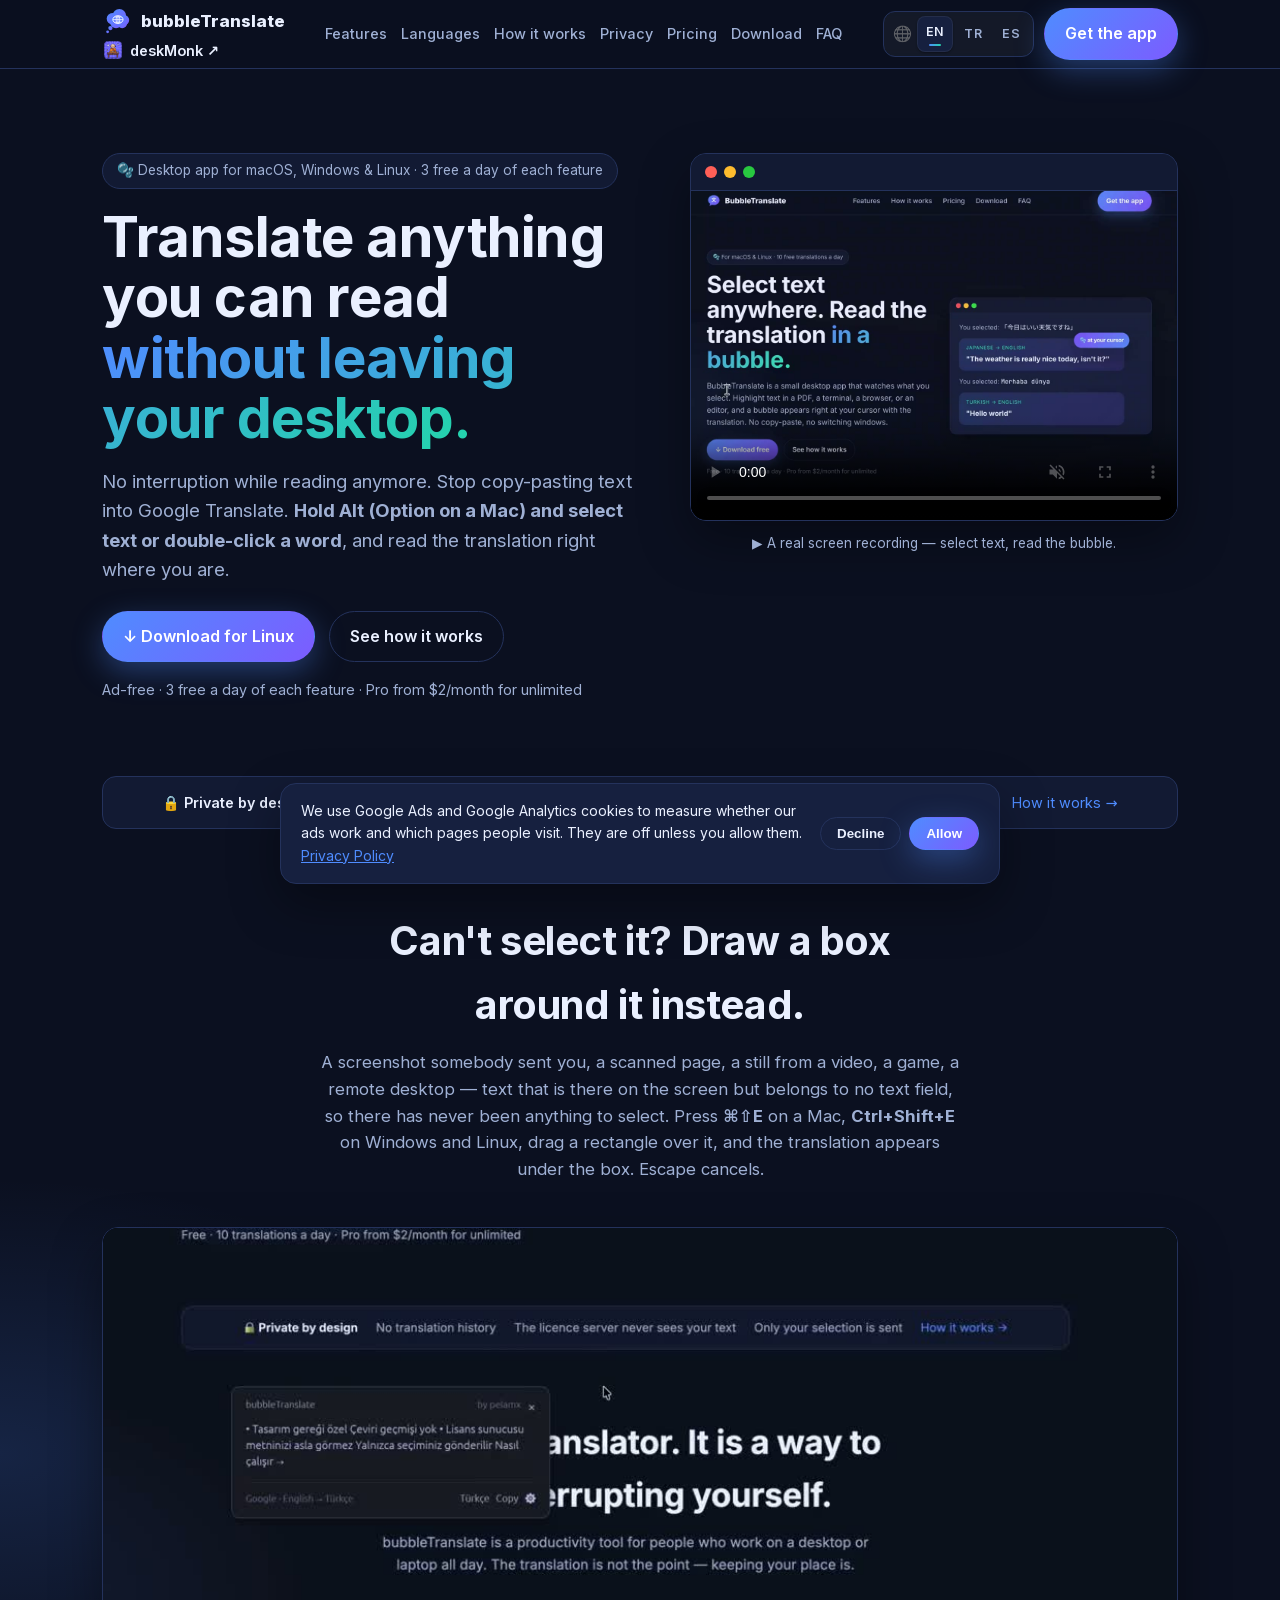
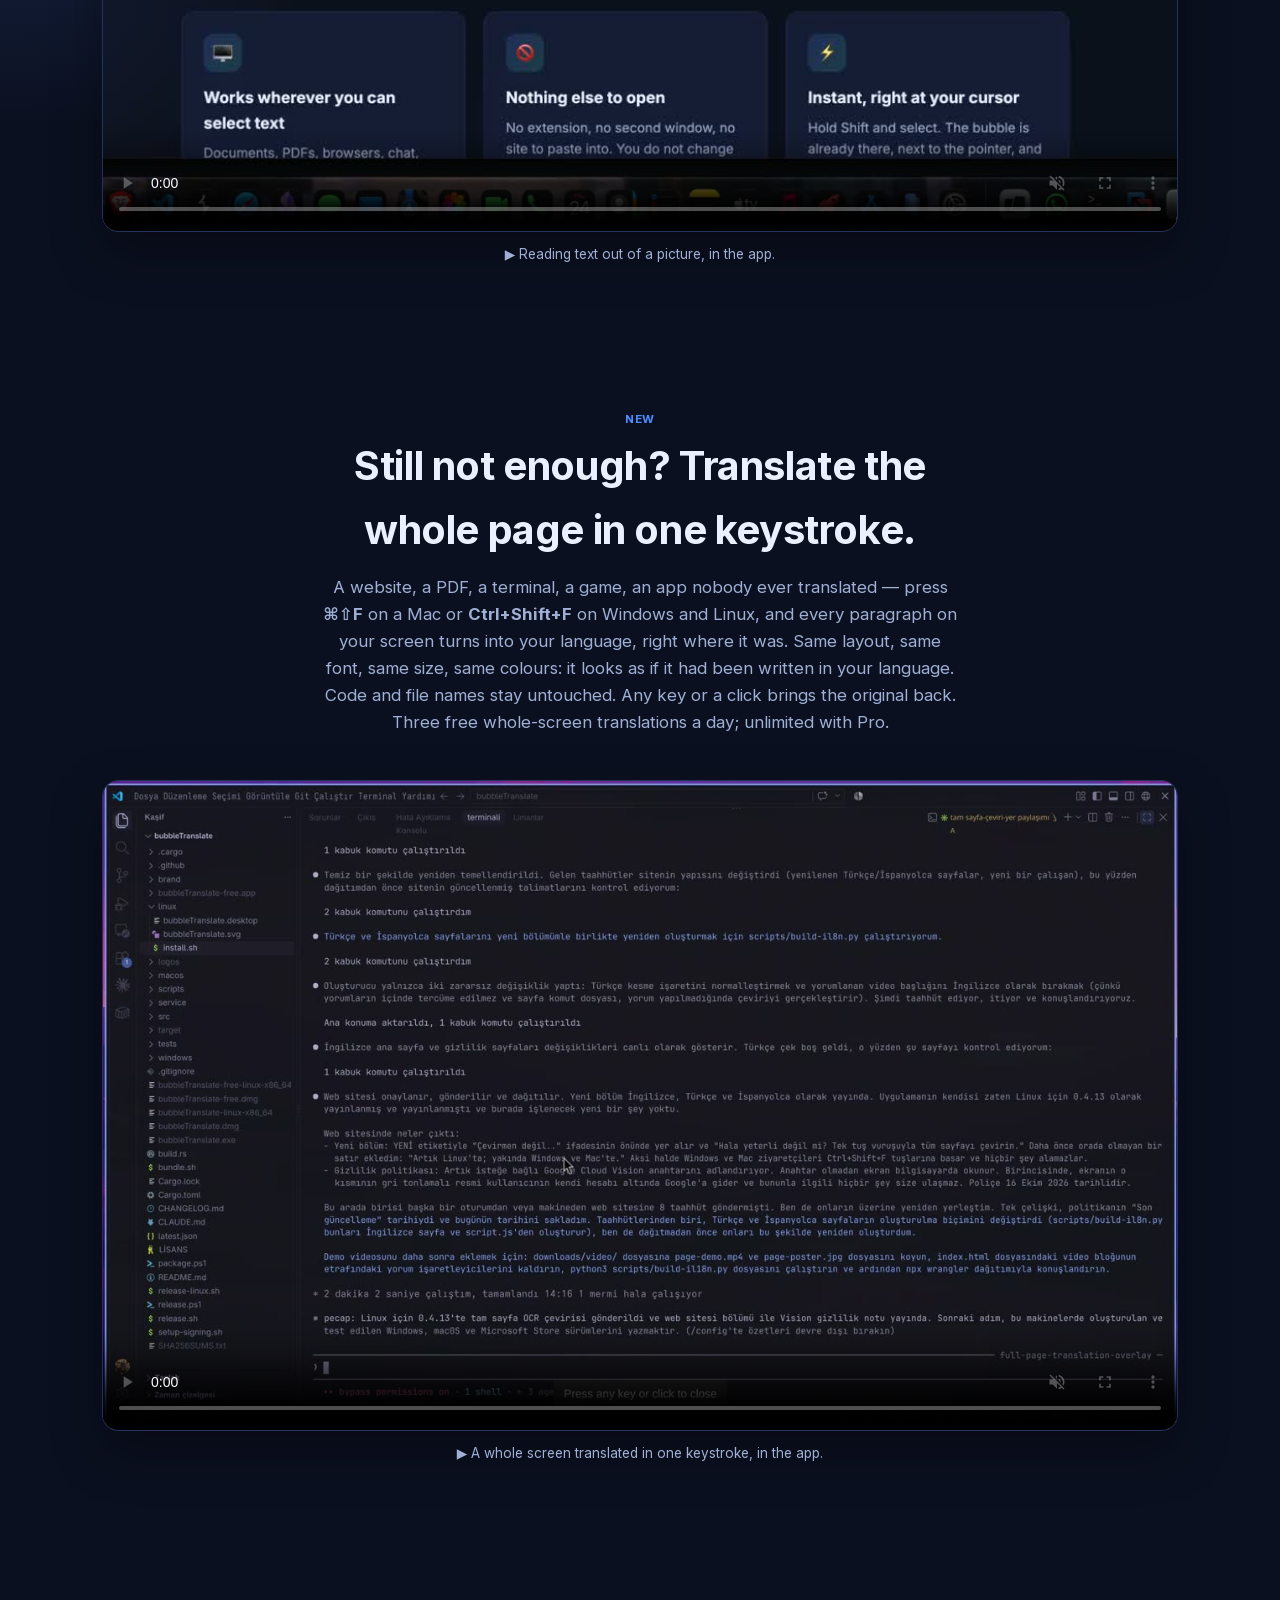
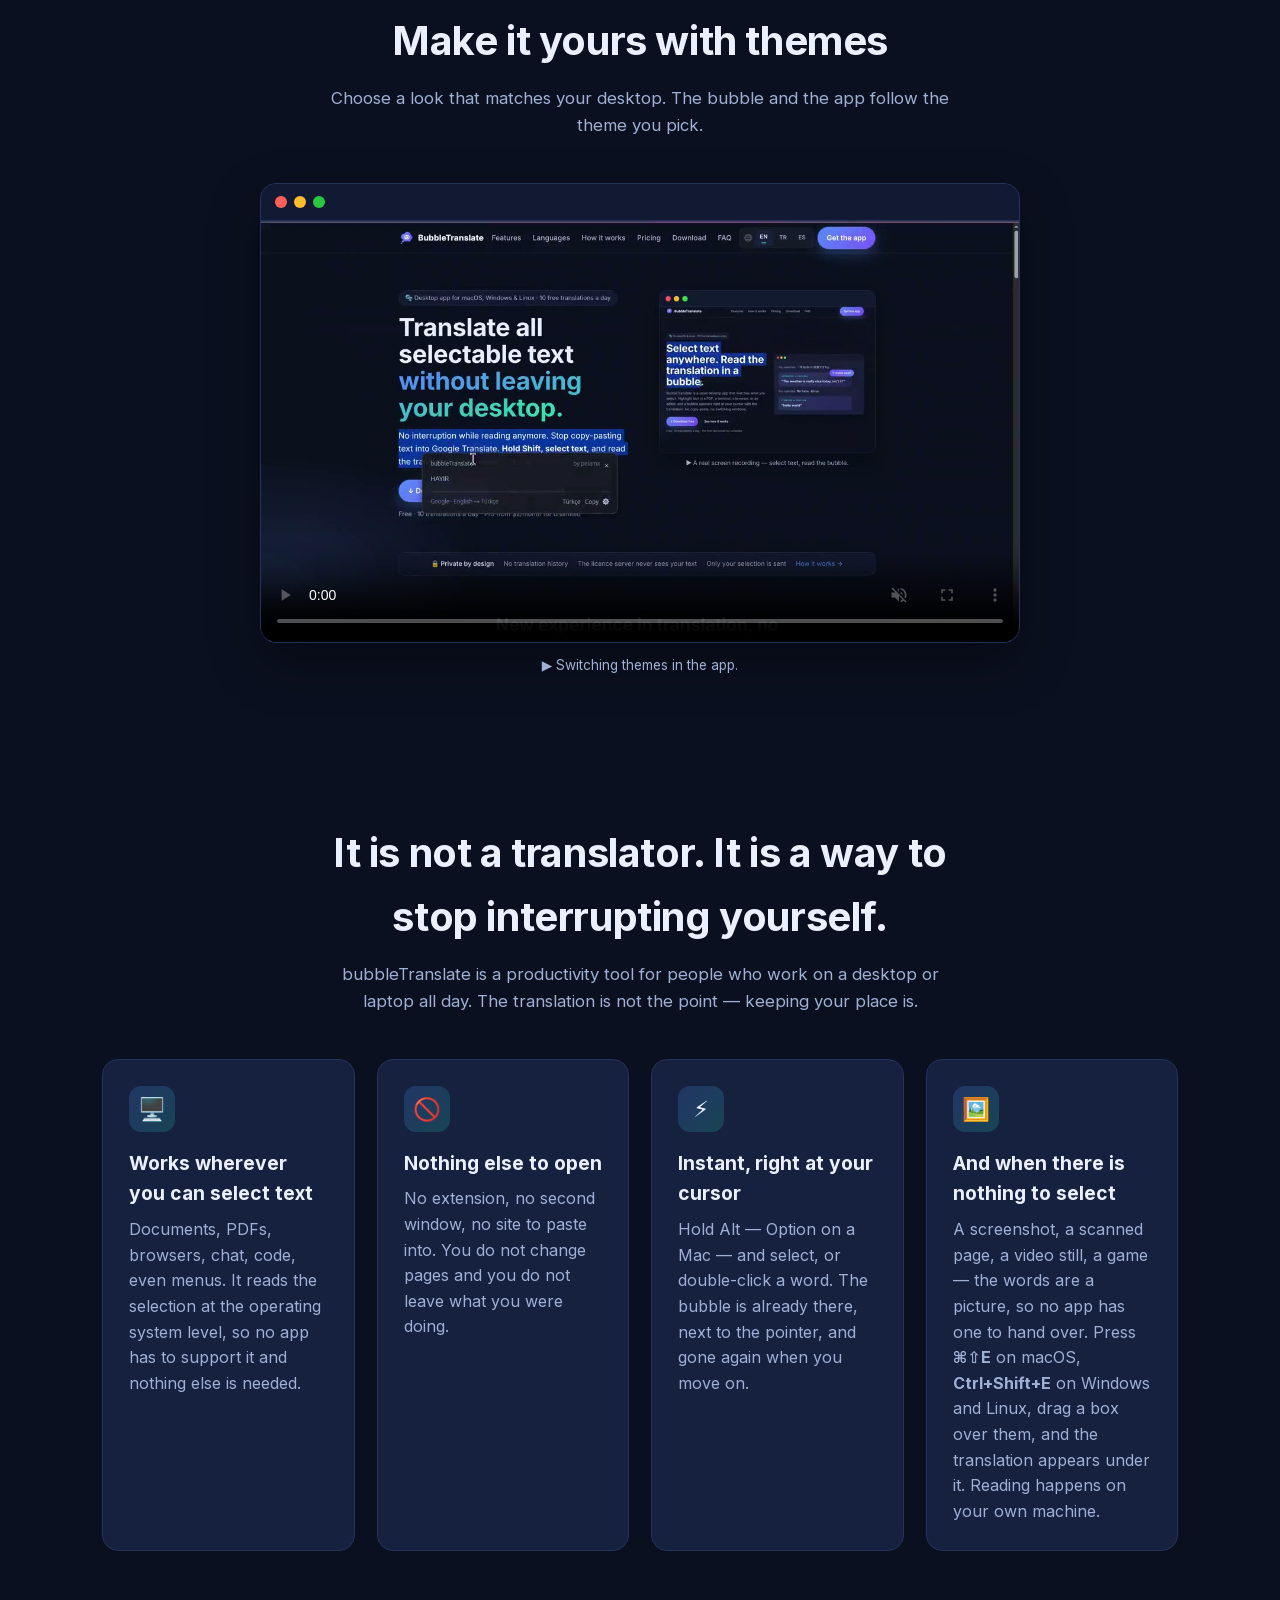
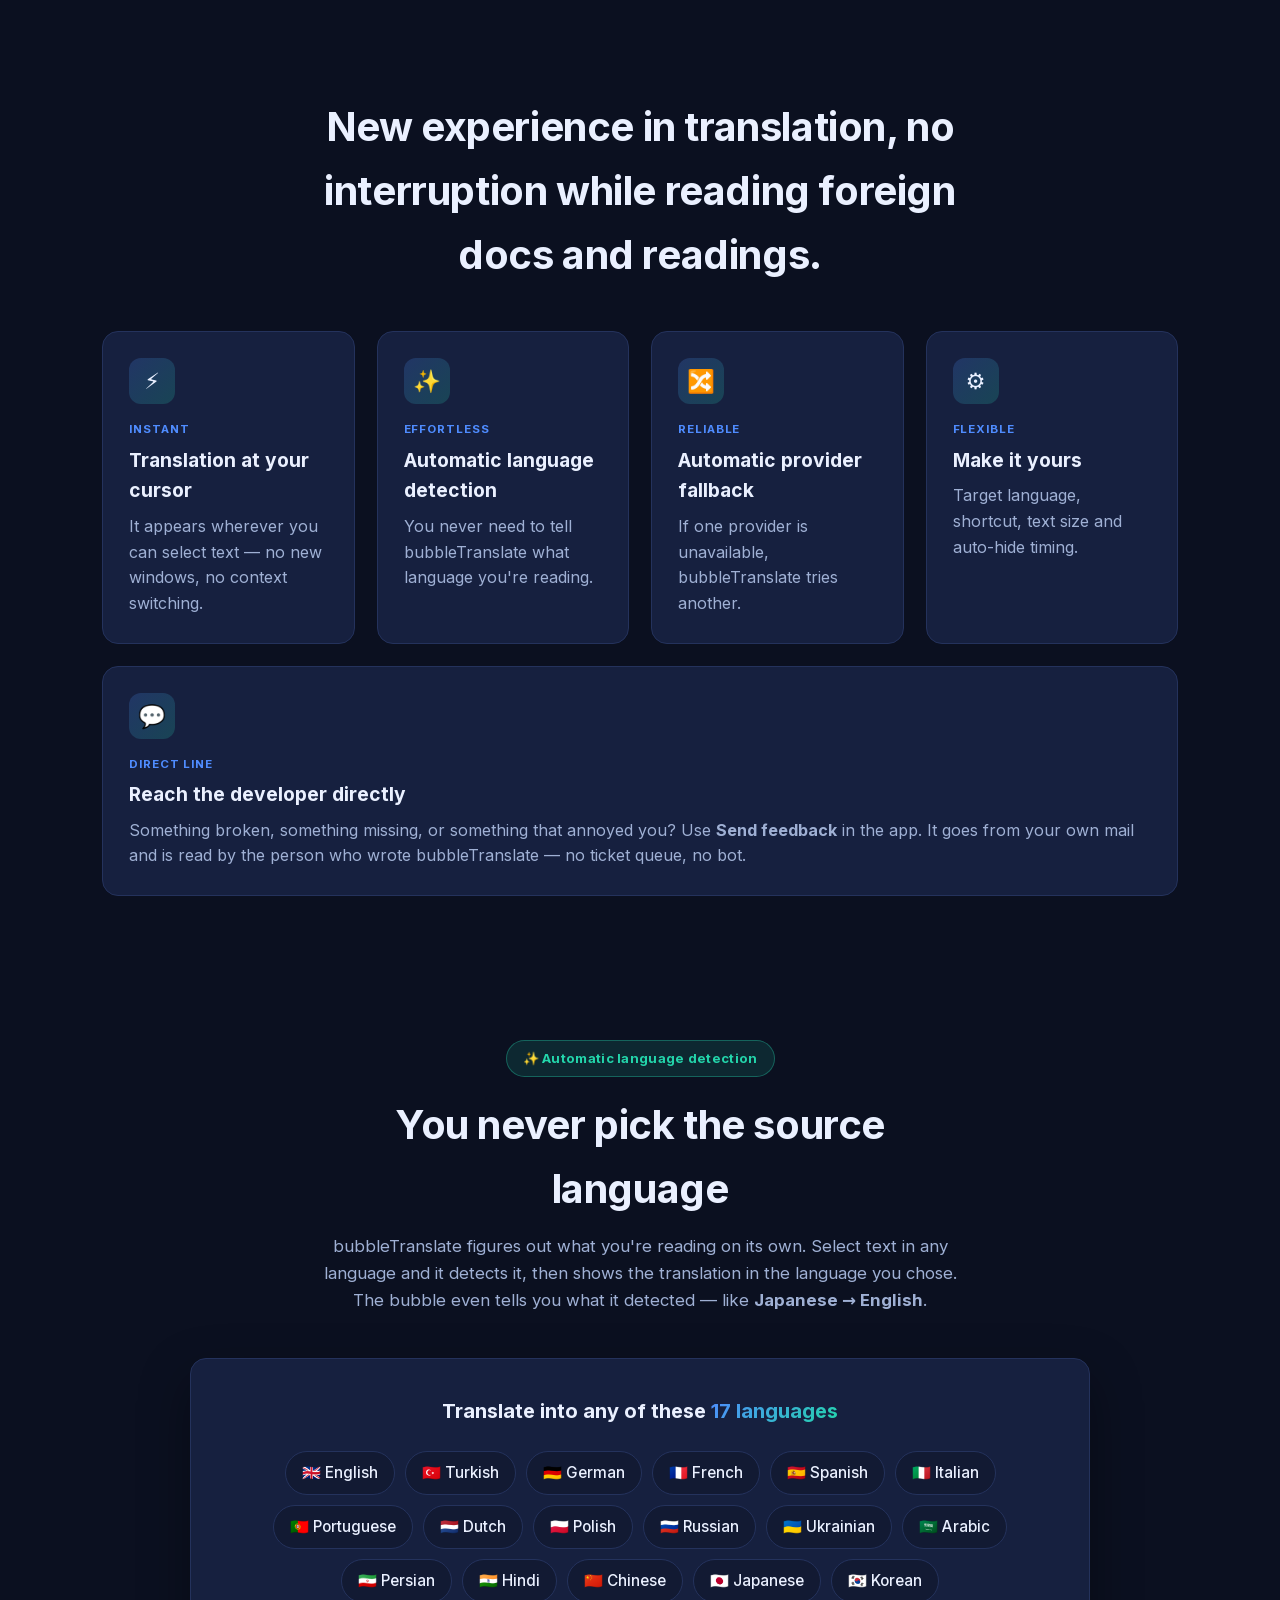
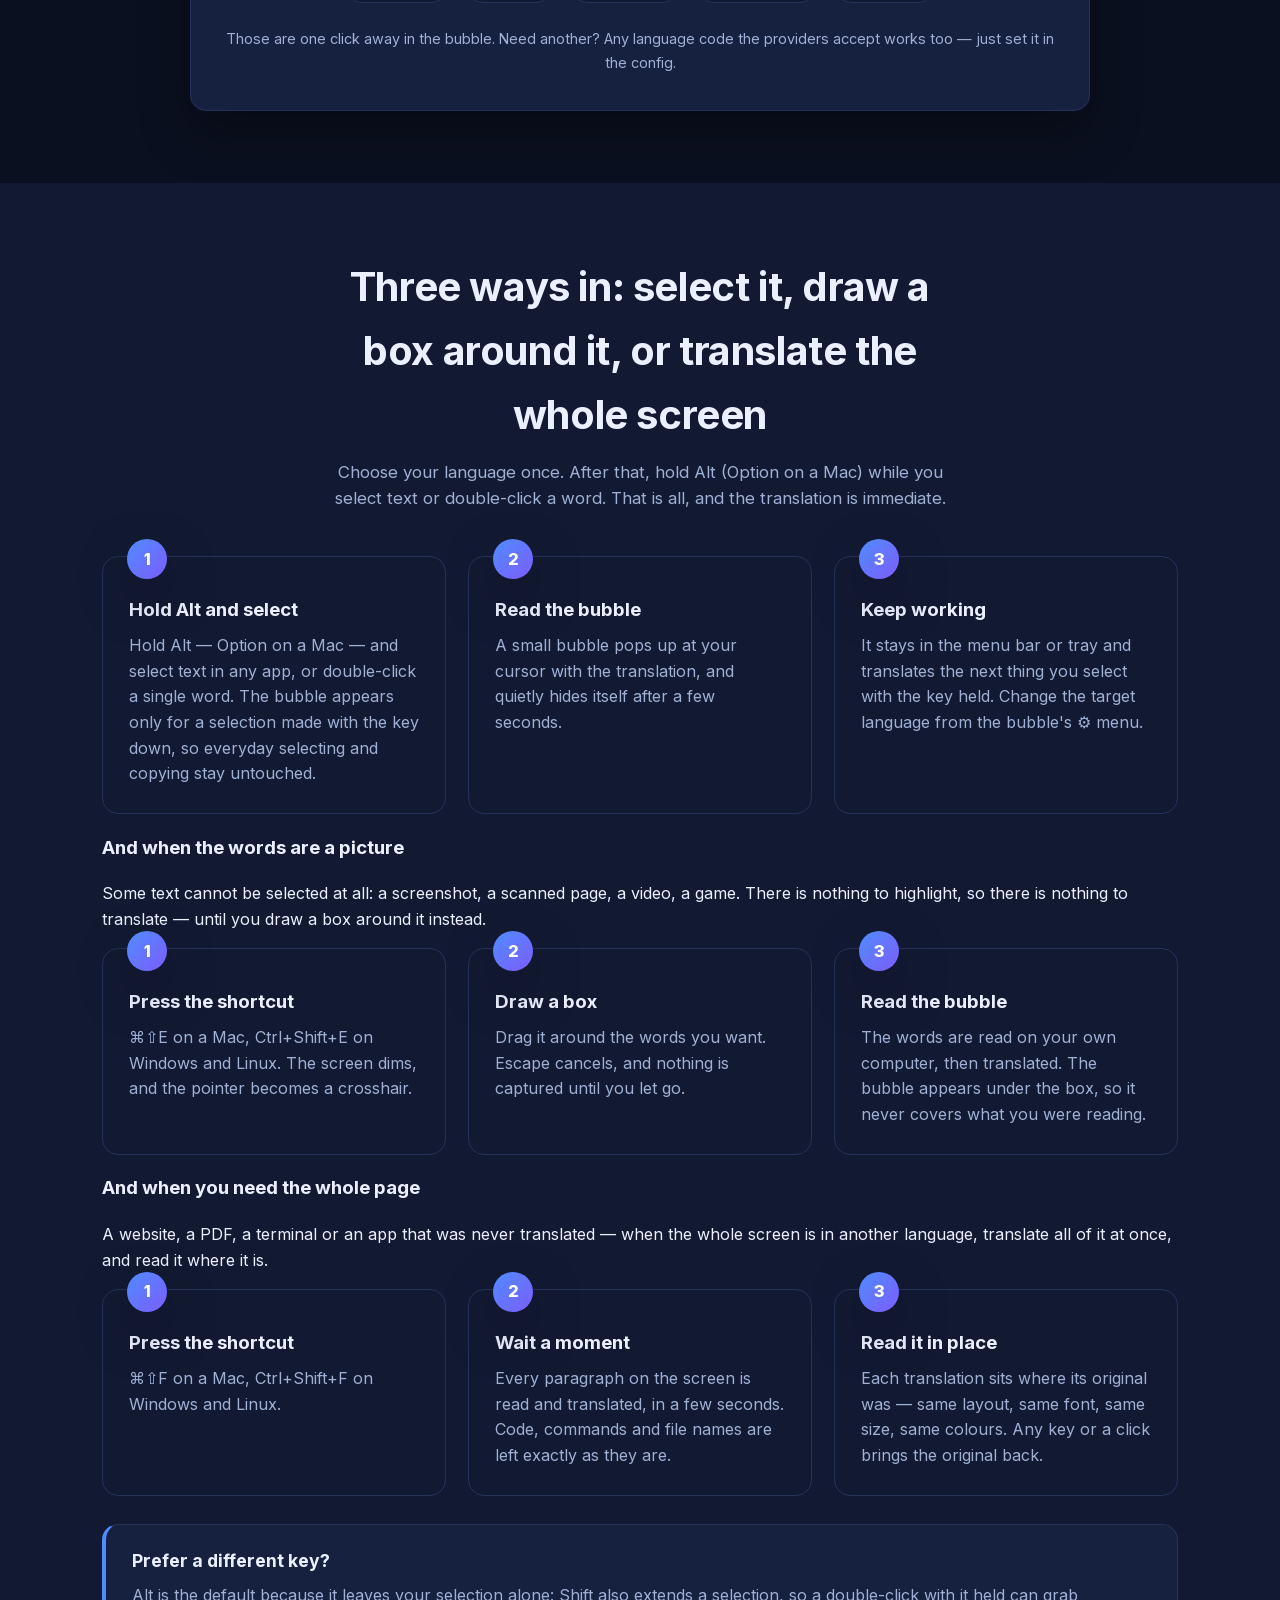
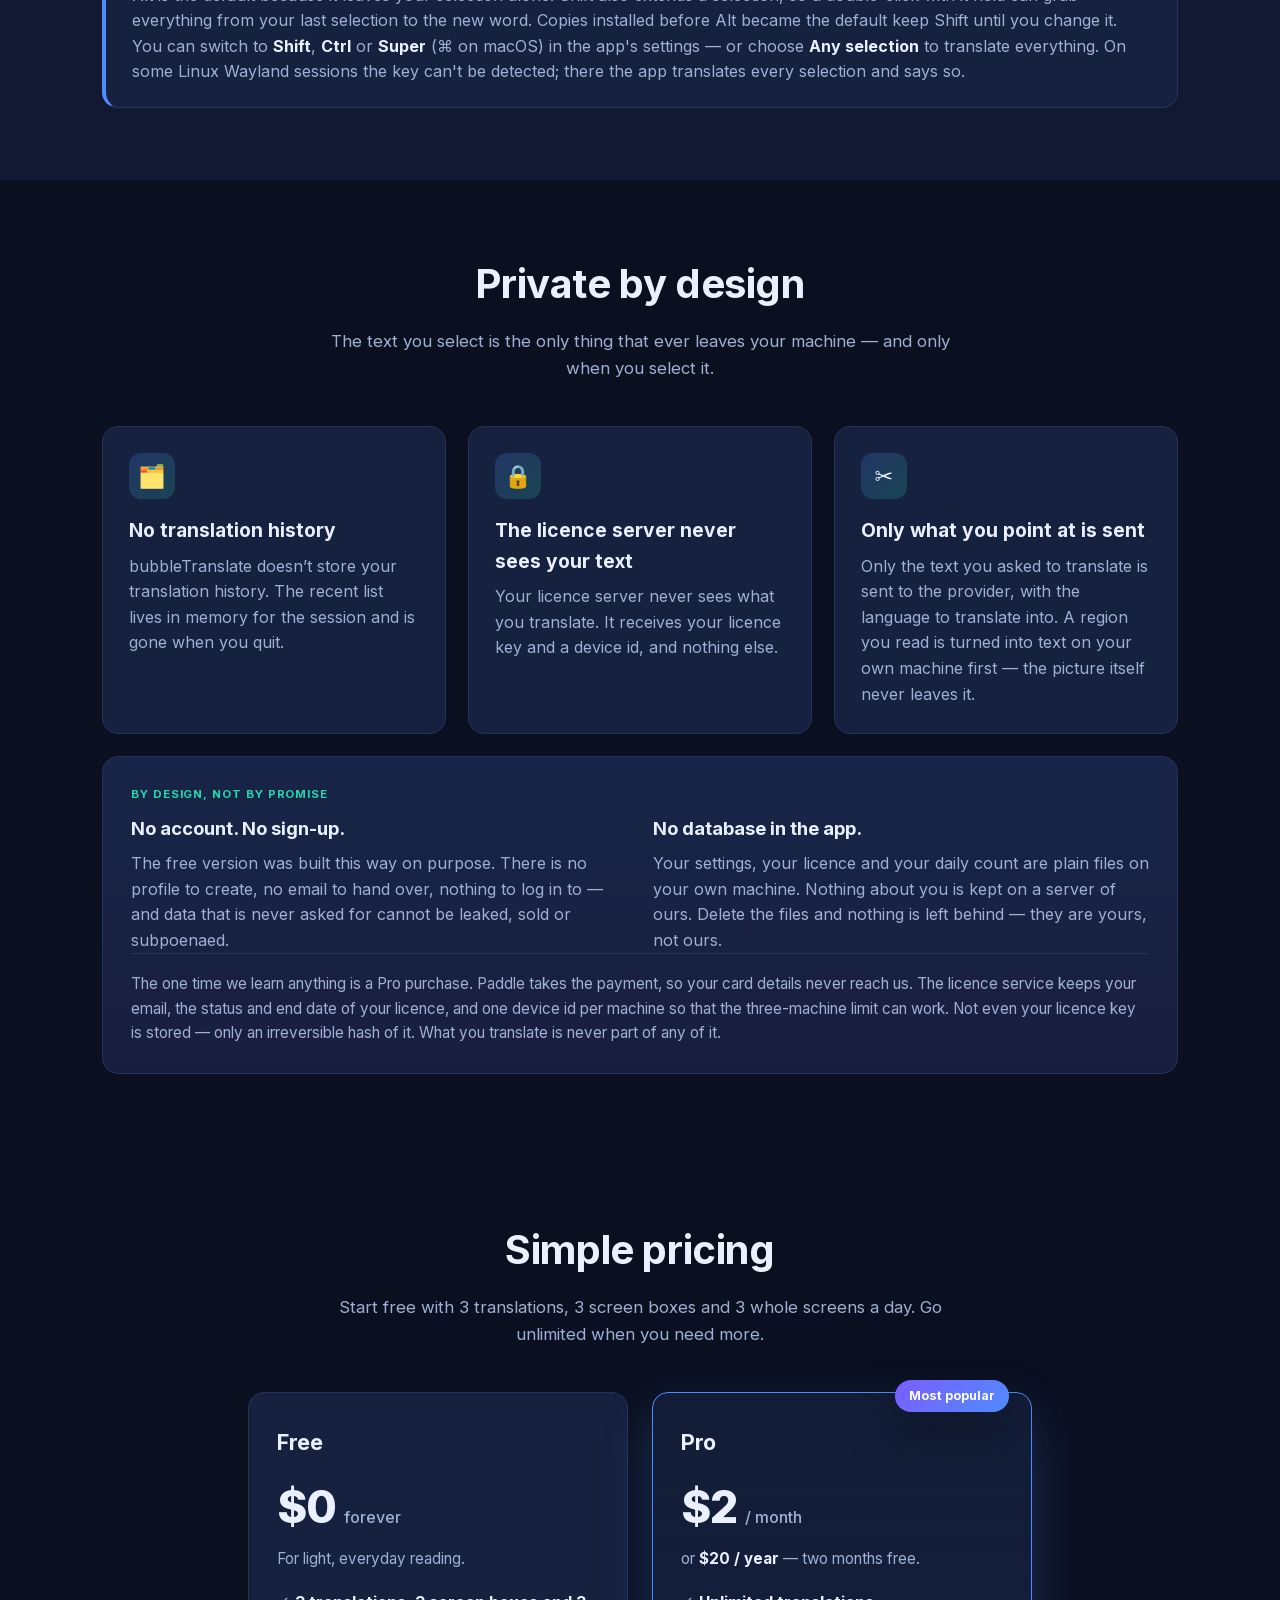
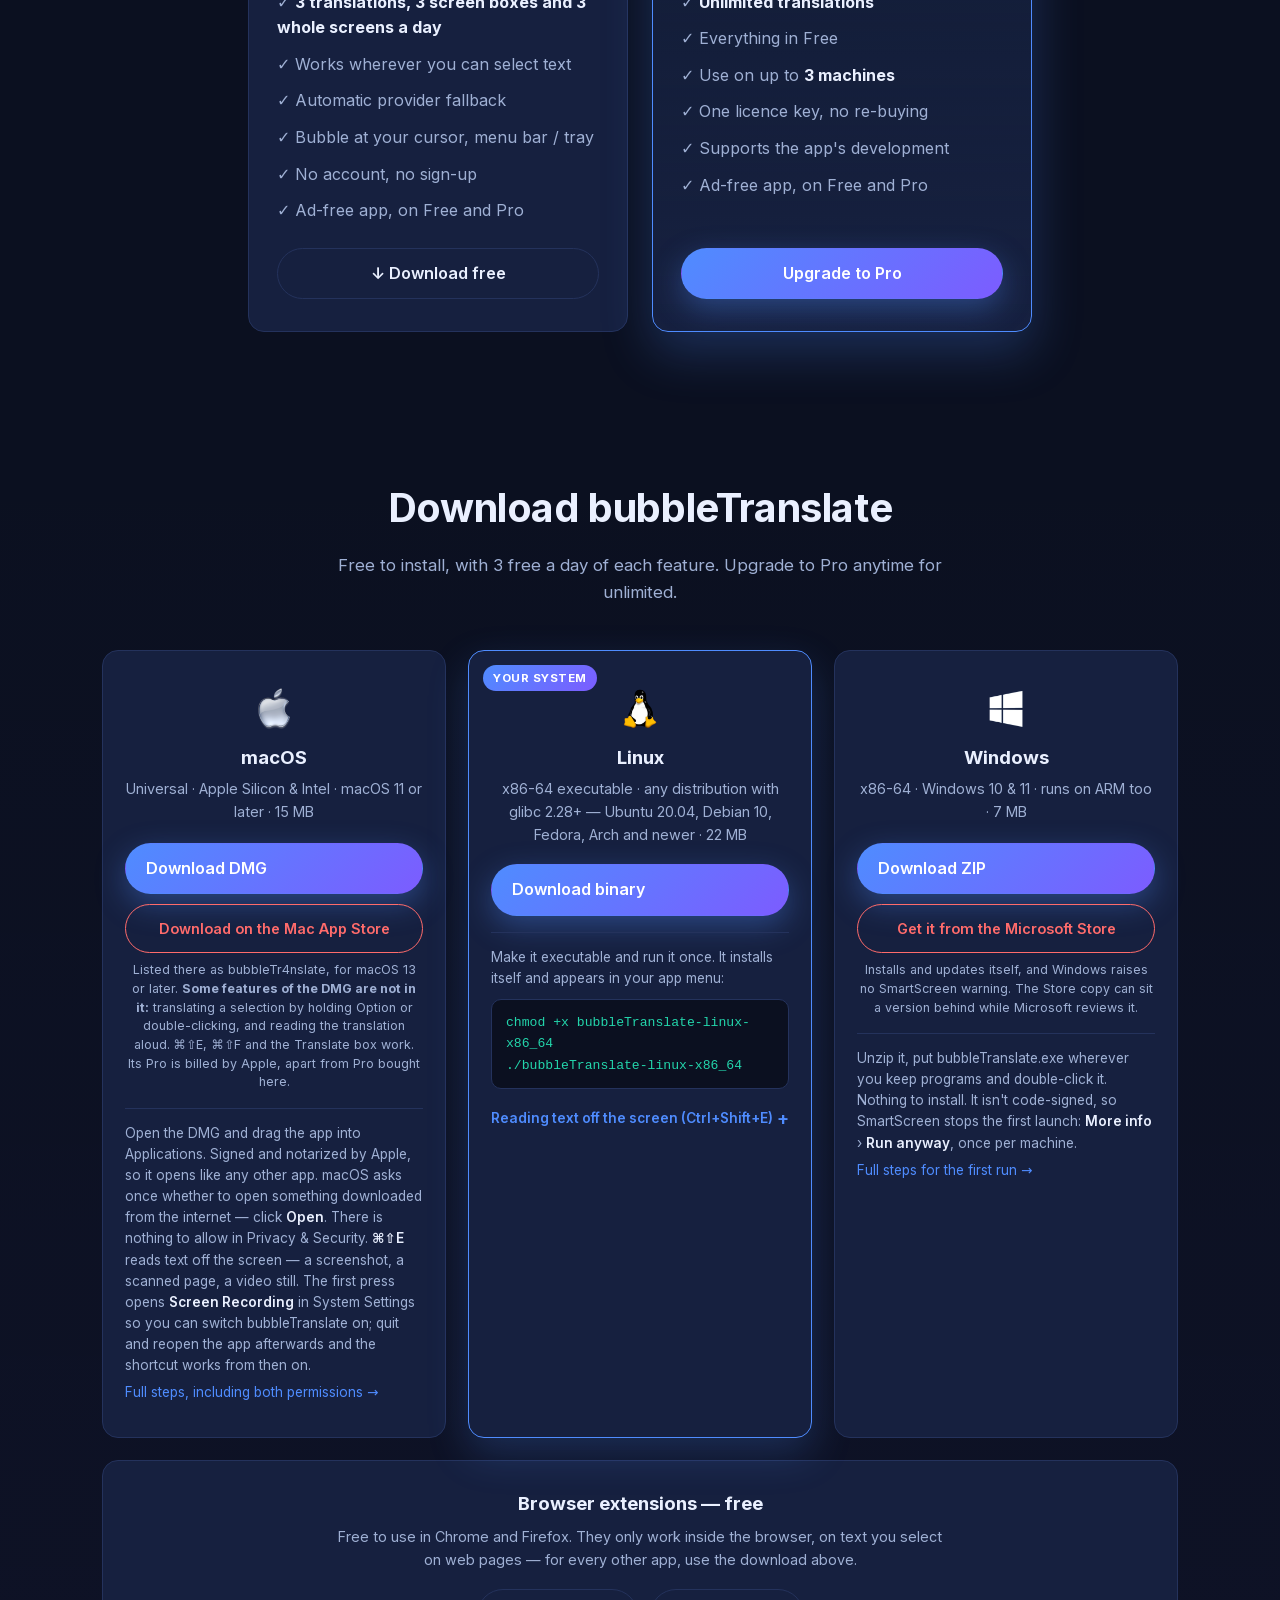
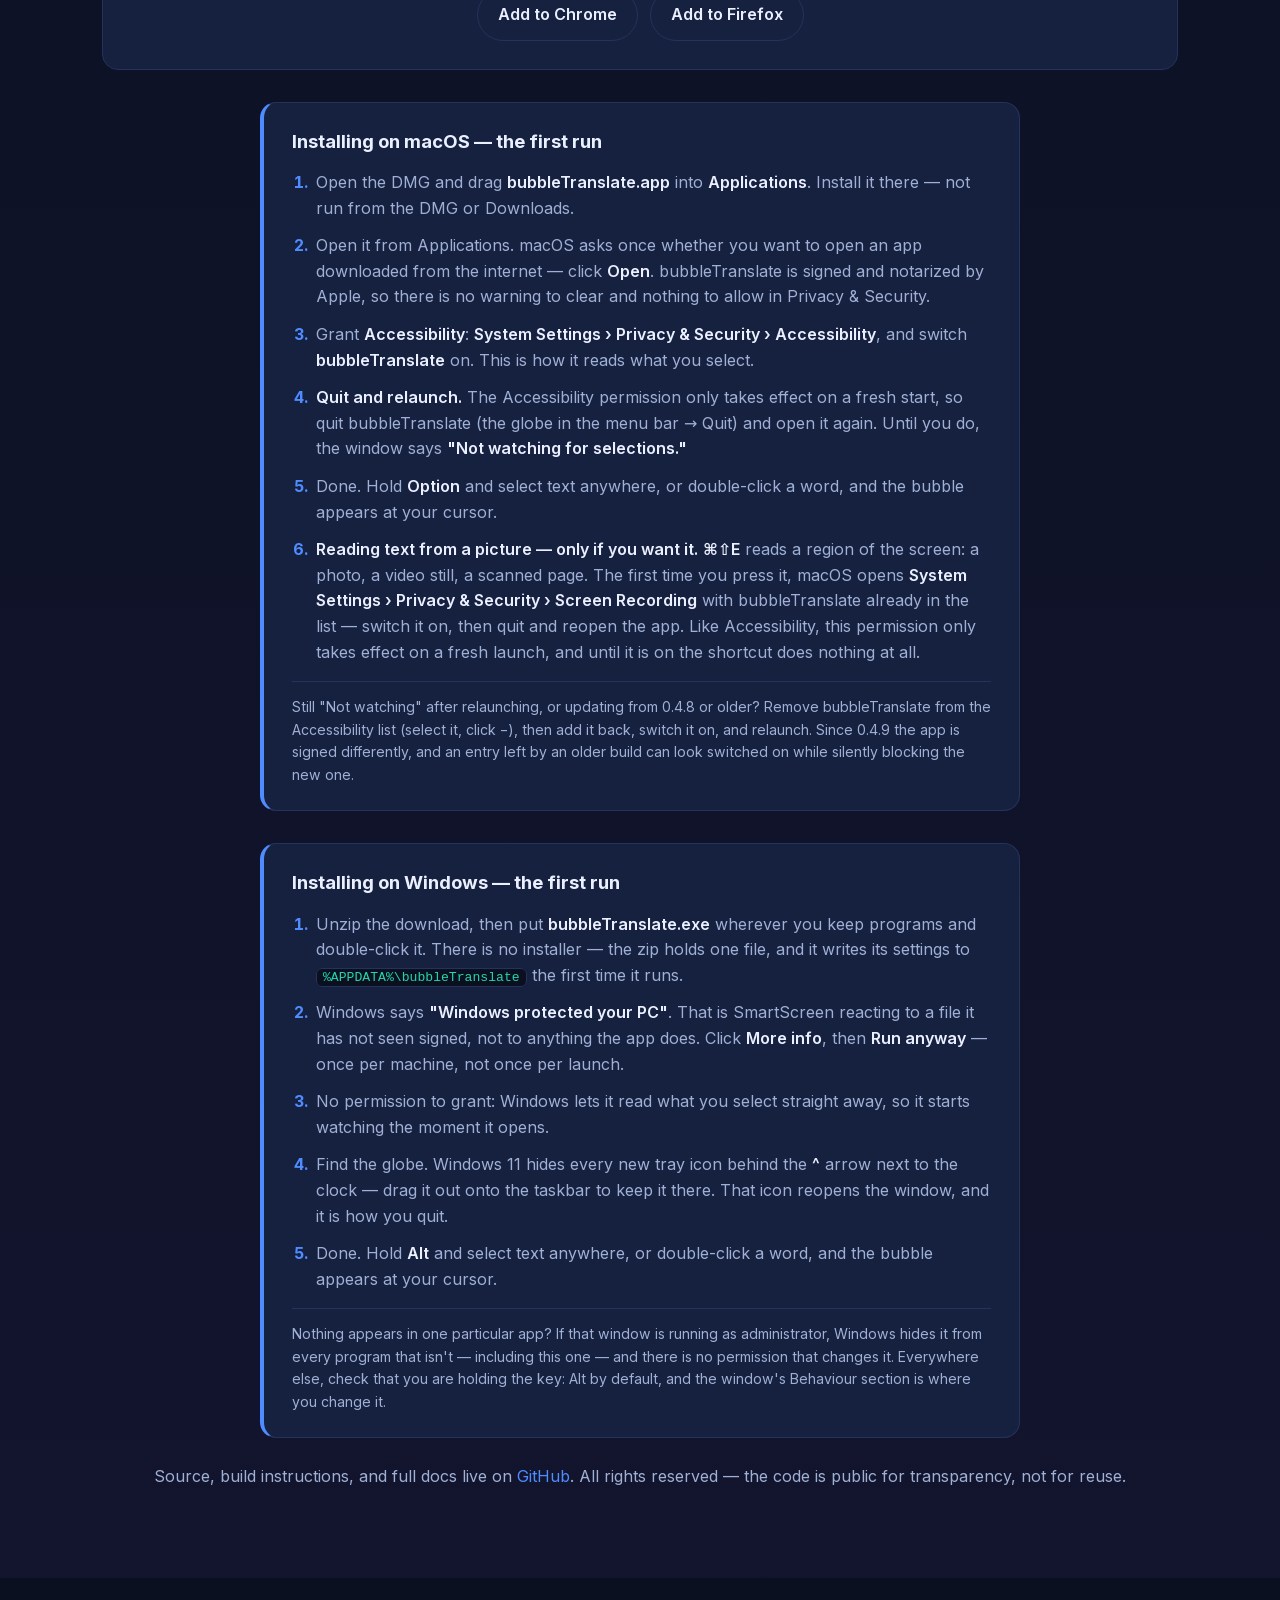
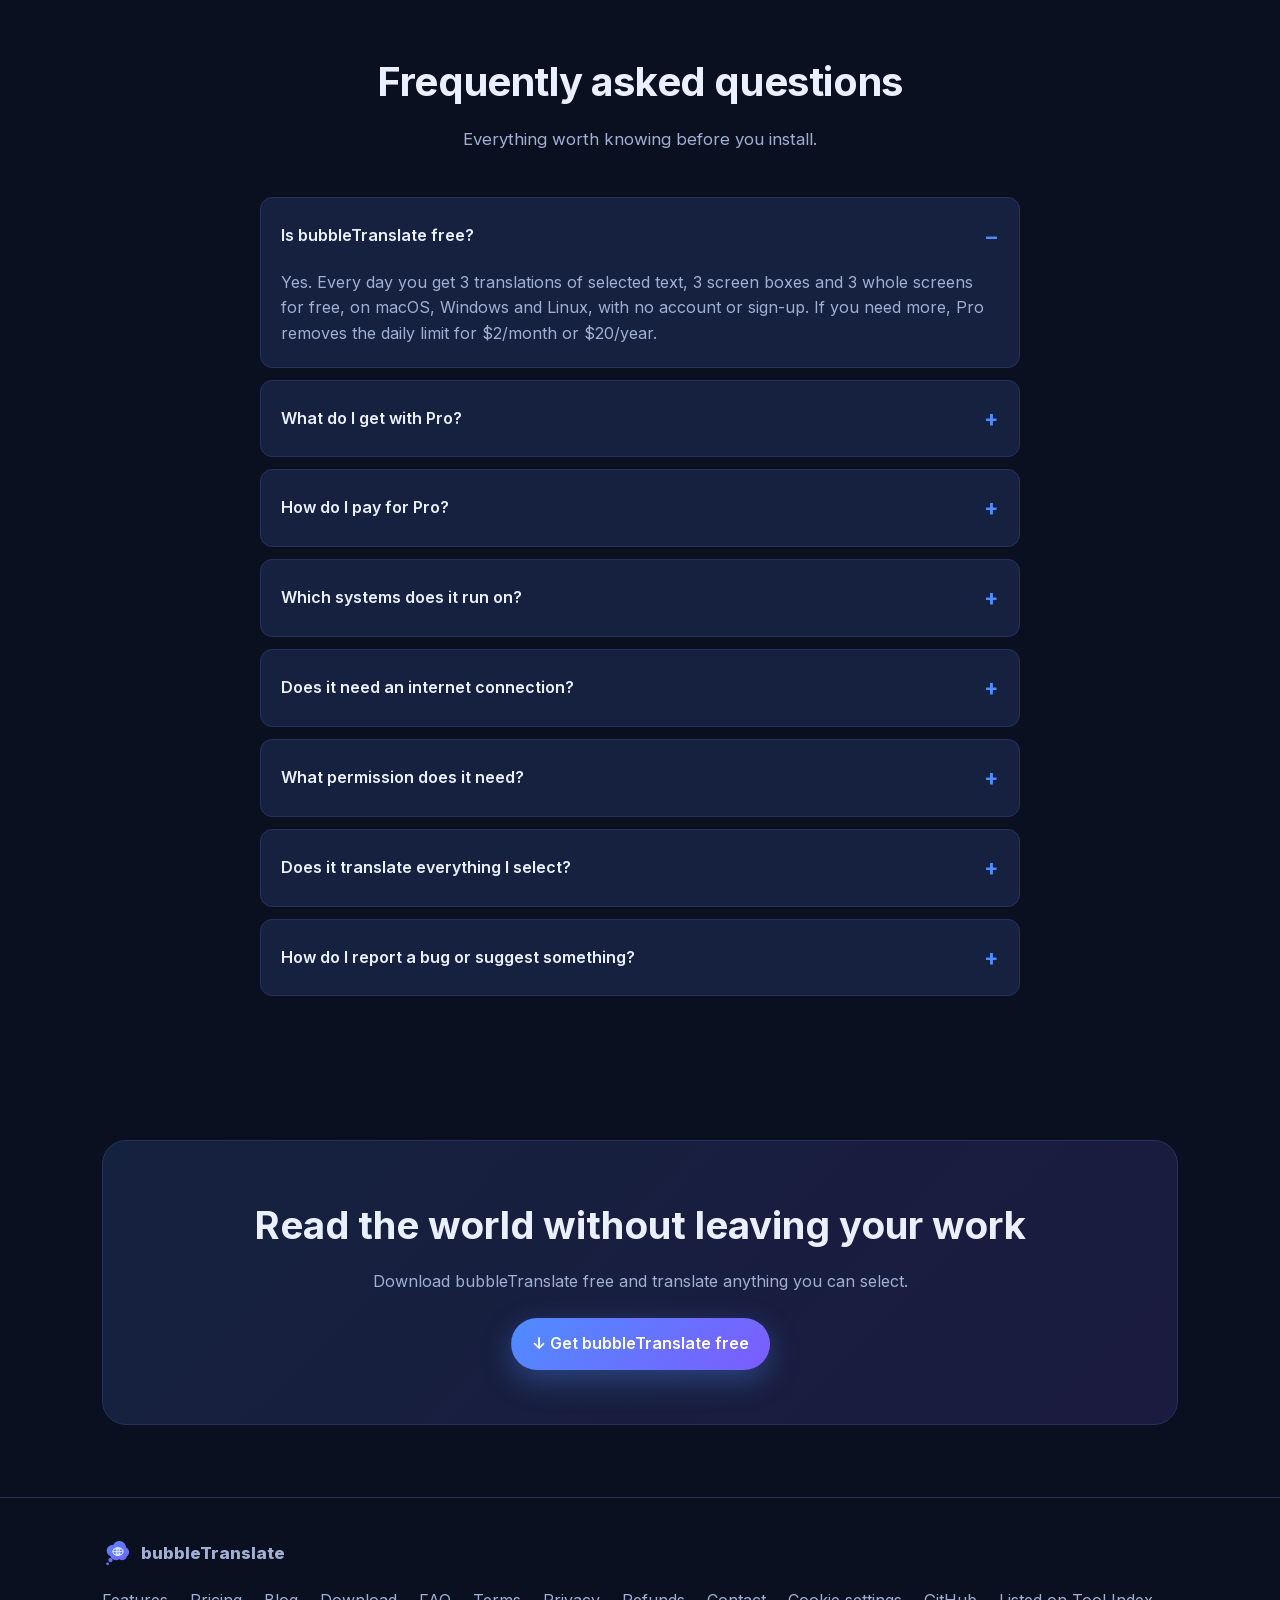
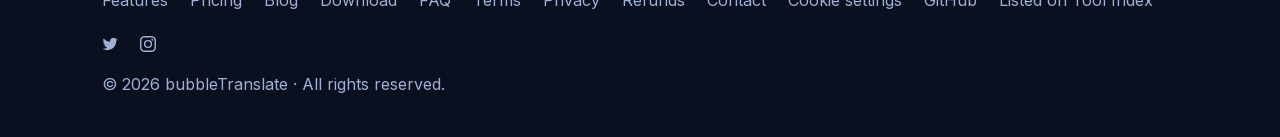
<file: index.html>
<!DOCTYPE html>
<html lang="en">
<head>
  <!-- Google tag (gtag.js), with Consent Mode v2: everything denied until the visitor allows it (consent.js). -->
  <script>
    window.dataLayer = window.dataLayer || [];
    function gtag(){dataLayer.push(arguments);}
    gtag('consent', 'default', {
      ad_storage: 'denied',
      ad_user_data: 'denied',
      ad_personalization: 'denied',
      analytics_storage: 'denied',
      wait_for_update: 500
    });
    try {
      if (/(?:^|; )bt_consent=granted(?:;|$)/.test(document.cookie) ||
          localStorage.getItem('bt-consent') === 'granted') {
        gtag('consent', 'update', {
          ad_storage: 'granted',
          ad_user_data: 'granted',
          ad_personalization: 'granted',
          analytics_storage: 'granted'
        });
      }
    } catch (e) {}
    gtag('set', 'ads_data_redaction', true);
    gtag('js', new Date());
    gtag('config', 'AW-18451580938');
  </script>
  <script async src="https://www.googletagmanager.com/gtag/js?id=AW-18451580938"></script>
  <!-- Google Tag Manager. After the consent defaults above, so its tags start out denied too. -->
  <script>(function(w,d,s,l,i){w[l]=w[l]||[];w[l].push({'gtm.start':
  new Date().getTime(),event:'gtm.js'});var f=d.getElementsByTagName(s)[0],
  j=d.createElement(s),dl=l!='dataLayer'?'&l='+l:'';j.async=true;j.src=
  'https://www.googletagmanager.com/gtm.js?id='+i+dl;f.parentNode.insertBefore(j,f);
  })(window,document,'script','dataLayer','GTM-MLKTRCKQ');</script>
  <!-- End Google Tag Manager -->
  <meta charset="UTF-8">
  <meta name="viewport" content="width=device-width, initial-scale=1.0">
  <title>bubbleTranslate — Translate all selectable text without leaving your desktop</title>
  <meta name="description" content="bubbleTranslate is a lightweight desktop app for macOS, Windows and Linux. Select text in any app and a bubble appears at your cursor with the translation. 3 free a day of each feature; go unlimited with Pro from $2/month.">
  <meta name="theme-color" content="#0b1020">
  <meta property="og:title" content="bubbleTranslate — Translate all selectable text without leaving your desktop">
  <meta property="og:description" content="A desktop app for macOS, Windows and Linux. Select text in any app and a bubble appears at your cursor with the translation. 3 free a day of each feature, Pro from $2/month.">
  <meta property="og:type" content="website">
  <link rel="icon" type="image/svg+xml" href="favicon.svg">
  <link rel="preload" href="/fonts/inter-latin.woff2" as="font" type="font/woff2" crossorigin>
  <link rel="stylesheet" href="styles.css?v=20261114-sibling2">
  <link rel="canonical" href="https://bubbletranslate.app/">
  <link rel="alternate" hreflang="en" href="https://bubbletranslate.app/">
  <link rel="alternate" hreflang="tr" href="https://bubbletranslate.app/tr/">
  <link rel="alternate" hreflang="es" href="https://bubbletranslate.app/es/">
  <link rel="alternate" hreflang="x-default" href="https://bubbletranslate.app/">
  <meta property="og:url" content="https://bubbletranslate.app/">
  <meta property="og:site_name" content="bubbleTranslate">
  <meta property="og:locale" content="en">
  <meta property="og:image" content="https://bubbletranslate.app/downloads/video/poster.jpg">
  <meta property="og:image:alt" content="bubbleTranslate showing a translation bubble at the cursor">
  <meta name="twitter:card" content="summary_large_image">
  <meta name="twitter:site" content="@bubbletr4nslate">
  <meta name="twitter:creator" content="@bubbletr4nslate">
  <meta name="twitter:image" content="https://bubbletranslate.app/downloads/video/poster.jpg">
  <script type="application/ld+json">
  {
    "@context": "https://schema.org",
    "@type": "SoftwareApplication",
    "name": "bubbleTranslate",
    "applicationCategory": "UtilitiesApplication",
    "operatingSystem": "macOS, Windows, Linux",
    "url": "https://bubbletranslate.app/",
    "downloadUrl": "https://bubbletranslate.app/#download",
    "softwareHelp": "https://github.com/pelamx/bubbleTranslate",
    "description": "Select text in any app and a bubble appears at your cursor with the translation. 3 free a day of each feature; go unlimited with Pro.",
    "offers": [
      { "@type": "Offer", "price": "0", "priceCurrency": "USD", "name": "Free" },
      { "@type": "Offer", "price": "2", "priceCurrency": "USD", "name": "Pro (monthly)" },
      { "@type": "Offer", "price": "20", "priceCurrency": "USD", "name": "Pro (yearly)" }
    ]
  }
  </script>
  <!-- AdSense requests nothing until consent.js says consent was given:
       unpaused, it sets Google's ad cookie before anyone is asked. -->
  <script>(window.adsbygoogle = window.adsbygoogle || []).pauseAdRequests = 1;</script>
  <script async src="https://pagead2.googlesyndication.com/pagead/js/adsbygoogle.js?client=ca-pub-4957515354749245"
     crossorigin="anonymous"></script>
</head>
<body>
  <!-- Google Tag Manager (noscript) -->
  <noscript><iframe src="https://www.googletagmanager.com/ns.html?id=GTM-MLKTRCKQ"
  height="0" width="0" style="display:none;visibility:hidden"></iframe></noscript>
  <!-- End Google Tag Manager (noscript) -->
  <header class="site">
    <div class="container nav">
      <div class="brand-group">
      <a class="brand" href="#top">
        <img class="logo" src="favicon.svg" alt="bubbleTranslate logo">
        bubbleTranslate
      </a>
        <a class="sibling" href="https://deskmonk.app"><img src="/logos/deskmonk.svg" alt="">deskMonk ↗</a>
      </div>
      <nav class="nav-links" id="navLinks">
        <a href="#features" data-i18n="nav.features">Features</a>
        <a href="#languages" data-i18n="nav.languages">Languages</a>
        <a href="#how" data-i18n="nav.how">How it works</a>
        <a href="#privacy" data-i18n="nav.privacy">Privacy</a>
        <a href="pricing" data-i18n="nav.pricing">Pricing</a>
        <a class="nav-mobile-only" href="/blog" data-i18n="nav.blog">Blog</a>
        <a href="#download" data-i18n="nav.download">Download</a>
        <a href="#faq" data-i18n="nav.faq">FAQ</a>
      </nav>
      <div class="nav-cta">
        <div class="lang-switch" id="langSwitch" role="group" aria-label="Language">
          <span class="lang-globe" aria-hidden="true">🌐</span>
          <button type="button" data-lang="en">EN</button>
          <button type="button" data-lang="tr">TR</button>
          <button type="button" data-lang="es">ES</button>
        </div>
        <a class="btn btn-primary" href="#download" data-i18n="nav.cta">Get the app</a>
        <button class="menu-btn" id="menuBtn" aria-label="Toggle menu">☰</button>
      </div>
    </div>
  </header>

  <main id="top">
    <!-- Hero -->
    <section class="hero">
      <div class="container hero-grid">
        <div>
          <span class="pill" data-i18n="hero.pill">🫧 Desktop app for macOS, Windows &amp; Linux · 3 free a day of each feature</span>
          <h1 data-i18n="hero.h1">Translate anything you can read <span class="grad">without leaving your desktop.</span></h1>
          <p class="lead" data-i18n="hero.lead">No interruption while reading anymore. Stop copy-pasting text into Google Translate. <b>Hold Alt (Option on a Mac) and select text or double-click a word</b>, and read the translation right where you are.</p>
          <div class="hero-actions">
            <a class="btn btn-primary" id="heroDownload" href="#download" data-i18n="hero.dlfree">↓ Download free</a>
            <a class="btn btn-ghost" href="#how" data-i18n="hero.see">See how it works</a>
          </div>
          <p class="hero-note" data-i18n="hero.note">Ad-free · 3 free a day of each feature · Pro from $2/month for unlimited</p>
        </div>
        <div class="mockup">
          <div class="video-frame">
            <div class="window-bar"><span class="dot r"></span><span class="dot y"></span><span class="dot g"></span></div>
            <video
              class="demo-video"
              controls
              autoplay
              muted
              loop
              playsinline
              preload="metadata"
              poster="downloads/video/poster.jpg">
              <source src="downloads/video/bubbleTranslate-demo.mp4" type="video/mp4">
              Your browser can't play this video.
              <a href="downloads/video/bubbleTranslate-demo.mp4">Download the demo instead.</a>
            </video>
          </div>
          <p class="video-caption" data-i18n="video.caption">▶ A real screen recording — select text, read the bubble.</p>
        </div>
      </div>
    </section>

    <!-- Privacy, said once directly under the hero. The detail section is most
         of a page away, and a reader deciding whether to download a thing that
         watches their selections is deciding it here, not down there. -->
    <section class="trust">
      <div class="container">
        <a class="trust-row" href="#privacy">
          <span class="trust-lead" data-i18n="trust.lead">🔒 Private by design</span>
          <span data-i18n="trust.1">No translation history</span>
          <span data-i18n="trust.2">The licence server never sees your text</span>
          <span data-i18n="trust.3">Only your selection is sent</span>
          <span class="trust-more" data-i18n="trust.more">How it works →</span>
        </a>
      </div>
    </section>

    <!-- The gesture for text that cannot be selected. Directly under the
         privacy row because it is the one feature that reads the screen, and
         somebody who has just been told what this app does with their data is
         owed that straight away rather than nine sections later. -->
    <section id="ocr">
      <div class="container">
        <div class="section-head">
          <h2 data-i18n="how.ocr.h3">Can't select it? Draw a box around it instead.</h2>
          <p data-i18n="how.ocr.p">A screenshot somebody sent you, a scanned page, a still from a video, a game, a remote desktop — text that is there on the screen but belongs to no text field, so there has never been anything to select. Press <b>⌘⇧E</b> on a Mac, <b>Ctrl+Shift+E</b> on Windows and Linux, drag a rectangle over it, and the translation appears under the box. Escape cancels.</p>
        </div>
        <div class="how-ocr">
          <div class="video-frame">
            <video
              class="demo-video"
              controls
              autoplay
              muted
              loop
              playsinline
              preload="metadata"
              poster="downloads/video/ocr-poster.jpg">
              <source src="downloads/video/ocr-demo.mp4" type="video/mp4">
              Your browser can't play this video.
              <a href="downloads/video/ocr-demo.mp4">Download the demo instead.</a>
            </video>
          </div>
          <p class="video-caption" data-i18n="how.ocr.caption">▶ Reading text out of a picture, in the app.</p>
        </div>
      </div>
    </section>

    <!-- The whole screen at once, Ctrl+Shift+F. Right after the box, because
         it is the same idea taken to the whole page. -->
    <section id="page">
      <div class="container">
        <div class="section-head">
          <p class="kicker" data-i18n="page.kicker">New</p>
          <h2 data-i18n="page.h2">Still not enough? Translate the whole page in one keystroke.</h2>
          <p data-i18n="page.p">A website, a PDF, a terminal, a game, an app nobody ever translated — press <b>⌘⇧F</b> on a Mac or <b>Ctrl+Shift+F</b> on Windows and Linux, and every paragraph on your screen turns into your language, right where it was. Same layout, same font, same size, same colours: it looks as if it had been written in your language. Code and file names stay untouched. Any key or a click brings the original back. Three free whole-screen translations a day; unlimited with Pro.</p>
        </div>
        <div class="how-ocr">
          <div class="video-frame">
            <video
              class="demo-video"
              controls
              autoplay
              muted
              loop
              playsinline
              preload="metadata"
              poster="/downloads/video/page-poster.jpg">
              <source src="/downloads/video/page-demo.mp4" type="video/mp4">
              <a href="/downloads/video/page-demo.mp4">Download the demo instead.</a>
            </video>
          </div>
          <p class="video-caption" data-i18n="page.caption">▶ A whole screen translated in one keystroke, in the app.</p>
        </div>
      </div>
    </section>

    <!-- Themes -->
    <section id="themes">
      <div class="container">
        <div class="section-head">
          <h2 data-i18n="themes.head.h2">Make it yours with themes</h2>
          <p data-i18n="themes.head.p">Choose a look that matches your desktop. The bubble and the app follow the theme you pick.</p>
        </div>
        <div class="theme-preview">
          <div class="video-frame">
            <div class="window-bar"><span class="dot r"></span><span class="dot y"></span><span class="dot g"></span></div>
            <video
              class="demo-video"
              controls
              autoplay
              muted
              loop
              playsinline
              preload="metadata"
              poster="downloads/video/theme-poster.jpg">
              <source src="downloads/video/theme-demo.mp4" type="video/mp4">
              Your browser can't play this video.
              <a href="downloads/video/theme-demo.mp4">Download the demo instead.</a>
            </video>
          </div>
          <p class="video-caption" data-i18n="themes.caption">▶ Switching themes in the app.</p>
        </div>
      </div>
    </section>

    <!-- What this is, said plainly and early. People arrive assuming "another
         translator" and price it against a free website; the thing being sold
         is the interruption that does not happen. Positioned right after the
         privacy row, before any feature list, because it is the frame the rest
         of the page is read through. -->
    <section id="what" class="what">
      <div class="container">
        <div class="section-head">
          <h2 data-i18n="what.h2">It is not a translator. It is a way to stop interrupting yourself.</h2>
          <p data-i18n="what.p">bubbleTranslate is a productivity tool for people who work on a desktop or laptop all day. The translation is not the point — keeping your place is.</p>
        </div>
        <div class="grid-4">
          <div class="card"><div class="icon">🖥️</div><h3 data-i18n="what.1.h3">Works wherever you can select text</h3><p data-i18n="what.1.p">Documents, PDFs, browsers, chat, code, even menus. It reads the selection at the operating system level, so no app has to support it and nothing else is needed.</p></div>
          <div class="card"><div class="icon">🚫</div><h3 data-i18n="what.2.h3">Nothing else to open</h3><p data-i18n="what.2.p">No extension, no second window, no site to paste into. You do not change pages and you do not leave what you were doing.</p></div>
          <div class="card"><div class="icon">⚡</div><h3 data-i18n="what.3.h3">Instant, right at your cursor</h3><p data-i18n="what.3.p">Hold Alt — Option on a Mac — and select, or double-click a word. The bubble is already there, next to the pointer, and gone again when you move on.</p></div>
          <div class="card"><div class="icon">🖼️</div><h3 data-i18n="what.4.h3">And when there is nothing to select</h3><p data-i18n="what.4.p">A screenshot, a scanned page, a video still, a game — the words are a picture, so no app has one to hand over. Press <b>⌘⇧E</b> on macOS, <b>Ctrl+Shift+E</b> on Windows and Linux, drag a box over them, and the translation appears under it. Reading happens on your own machine.</p></div>
        </div>
      </div>
    </section>

    <!-- Features -->
    <section id="features">
      <div class="container">
        <div class="section-head">
          <h2 data-i18n="feat.head.h2">New experience in translation, no interruption while reading foreign docs and readings.</h2>
        </div>
        <div class="grid-4">
          <div class="card"><div class="icon">⚡</div><p class="kicker" data-i18n="feat.1.kicker">Instant</p><h3 data-i18n="feat.1.h3">Translation at your cursor</h3><p data-i18n="feat.1.p">It appears wherever you can select text — no new windows, no context switching.</p></div>
          <div class="card"><div class="icon">✨</div><p class="kicker" data-i18n="feat.2.kicker">Effortless</p><h3 data-i18n="feat.2.h3">Automatic language detection</h3><p data-i18n="feat.2.p">You never need to tell bubbleTranslate what language you're reading.</p></div>
          <div class="card"><div class="icon">🔀</div><p class="kicker" data-i18n="feat.3.kicker">Reliable</p><h3 data-i18n="feat.3.h3">Automatic provider fallback</h3><p data-i18n="feat.3.p">If one provider is unavailable, bubbleTranslate tries another.</p></div>
          <div class="card"><div class="icon">⚙️</div><p class="kicker" data-i18n="feat.4.kicker">Flexible</p><h3 data-i18n="feat.4.h3">Make it yours</h3><p data-i18n="feat.4.p">Target language, shortcut, text size and auto-hide timing.</p></div>
          <div class="card" style="grid-column: 1 / -1"><div class="icon">💬</div><p class="kicker" data-i18n="feat.5.kicker">Direct line</p><h3 data-i18n="feat.5.h3">Reach the developer directly</h3><p data-i18n="feat.5.p">Something broken, something missing, or something that annoyed you? Use <b>Send feedback</b> in the app. It goes from your own mail and is read by the person who wrote bubbleTranslate — no ticket queue, no bot.</p></div>
        </div>
      </div>
    </section>

    <!-- Languages -->
    <section id="languages">
      <div class="container">
        <div class="section-head">
          <span class="detect-badge" data-i18n="lang.badge">✨ Automatic language detection</span>
          <h2 data-i18n="lang.h2">You never pick the source language</h2>
          <p data-i18n="lang.p">bubbleTranslate figures out what you're reading on its own. Select text in any language and it detects it, then shows the translation in the language you chose. The bubble even tells you what it detected — like <b>Japanese&nbsp;→&nbsp;English</b>.</p>
        </div>

        <div class="lang-panel">
          <h3 class="lang-title" data-i18n="lang.title">Translate into any of these <span class="lang-count">17 languages</span></h3>
          <div class="lang-chips">
            <span class="lang-chip">🇬🇧 English</span>
            <span class="lang-chip">🇹🇷 Turkish</span>
            <span class="lang-chip">🇩🇪 German</span>
            <span class="lang-chip">🇫🇷 French</span>
            <span class="lang-chip">🇪🇸 Spanish</span>
            <span class="lang-chip">🇮🇹 Italian</span>
            <span class="lang-chip">🇵🇹 Portuguese</span>
            <span class="lang-chip">🇳🇱 Dutch</span>
            <span class="lang-chip">🇵🇱 Polish</span>
            <span class="lang-chip">🇷🇺 Russian</span>
            <span class="lang-chip">🇺🇦 Ukrainian</span>
            <span class="lang-chip">🇸🇦 Arabic</span>
            <span class="lang-chip">🇮🇷 Persian</span>
            <span class="lang-chip">🇮🇳 Hindi</span>
            <span class="lang-chip">🇨🇳 Chinese</span>
            <span class="lang-chip">🇯🇵 Japanese</span>
            <span class="lang-chip">🇰🇷 Korean</span>
          </div>
          <p class="lang-note" data-i18n="lang.note">Those are one click away in the bubble. Need another? Any language code the providers accept works too — just set it in the config.</p>
        </div>
      </div>
    </section>

    <!-- How it works -->
    <section id="how" style="background: var(--bg-soft);">
      <div class="container">
        <div class="section-head">
          <h2 data-i18n="how.head.h2">Three ways in: select it, draw a box around it, or translate the whole screen</h2>
          <p data-i18n="how.head.p">Choose your language once. After that, hold Alt (Option on a Mac) while you select text or double-click a word. That is all, and the translation is immediate.</p>
        </div>
        <div class="steps">
          <div class="step"><h3 data-i18n="how.1.h3">Hold Alt and select</h3><p data-i18n="how.1.p">Hold Alt — Option on a Mac — and select text in any app, or double-click a single word. The bubble appears only for a selection made with the key down, so everyday selecting and copying stay untouched.</p></div>
          <div class="step"><h3 data-i18n="how.2.h3">Read the bubble</h3><p data-i18n="how.2.p">A small bubble pops up at your cursor with the translation, and quietly hides itself after a few seconds.</p></div>
          <div class="step"><h3 data-i18n="how.3.h3">Keep working</h3><p data-i18n="how.3.p">It stays in the menu bar or tray and translates the next thing you select with the key held. Change the target language from the bubble's ⚙ menu.</p></div>
        </div>
        <div class="how-pic">
          <h3 data-i18n="how.pic.h3">And when the words are a picture</h3>
          <p data-i18n="how.pic.p">Some text cannot be selected at all: a screenshot, a scanned page, a video, a game. There is nothing to highlight, so there is nothing to translate — until you draw a box around it instead.</p>
        </div>
        <div class="steps">
          <div class="step"><h3 data-i18n="how.pic.1.h3">Press the shortcut</h3><p data-i18n="how.pic.1.p">⌘⇧E on a Mac, Ctrl+Shift+E on Windows and Linux. The screen dims, and the pointer becomes a crosshair.</p></div>
          <div class="step"><h3 data-i18n="how.pic.2.h3">Draw a box</h3><p data-i18n="how.pic.2.p">Drag it around the words you want. Escape cancels, and nothing is captured until you let go.</p></div>
          <div class="step"><h3 data-i18n="how.pic.3.h3">Read the bubble</h3><p data-i18n="how.pic.3.p">The words are read on your own computer, then translated. The bubble appears under the box, so it never covers what you were reading.</p></div>
        </div>
        <div class="how-pic">
          <h3 data-i18n="how.page.h3">And when you need the whole page</h3>
          <p data-i18n="how.page.p">A website, a PDF, a terminal or an app that was never translated — when the whole screen is in another language, translate all of it at once, and read it where it is.</p>
        </div>
        <div class="steps">
          <div class="step"><h3 data-i18n="how.page.1.h3">Press the shortcut</h3><p data-i18n="how.page.1.p">⌘⇧F on a Mac, Ctrl+Shift+F on Windows and Linux.</p></div>
          <div class="step"><h3 data-i18n="how.page.2.h3">Wait a moment</h3><p data-i18n="how.page.2.p">Every paragraph on the screen is read and translated, in a few seconds. Code, commands and file names are left exactly as they are.</p></div>
          <div class="step"><h3 data-i18n="how.page.3.h3">Read it in place</h3><p data-i18n="how.page.3.p">Each translation sits where its original was — same layout, same font, same size, same colours. Any key or a click brings the original back.</p></div>
        </div>
        <div class="how-note">
          <h3 data-i18n="how.note.h3">Prefer a different key?</h3>
          <p data-i18n="how.note.p">Alt is the default because it leaves your selection alone: Shift also extends a selection, so a double-click with it held can grab everything from your last selection to the new word. Copies installed before Alt became the default keep Shift until you change it. You can switch to <b>Shift</b>, <b>Ctrl</b> or <b>Super</b> (⌘ on macOS) in the app's settings — or choose <b>Any selection</b> to translate everything. On some Linux Wayland sessions the key can't be detected; there the app translates every selection and says so.</p>
        </div>
      </div>
    </section>

    <!-- Privacy -->
    <section id="privacy">
      <div class="container">
        <div class="section-head">
          <h2 data-i18n="priv.head.h2">Private by design</h2>
          <p data-i18n="priv.head.p">The text you select is the only thing that ever leaves your machine — and only when you select it.</p>
        </div>
        <div class="grid-3">
          <div class="card"><div class="icon">🗂️</div><h3 data-i18n="priv.1.h3">No translation history</h3><p data-i18n="priv.1.p">bubbleTranslate doesn’t store your translation history. The recent list lives in memory for the session and is gone when you quit.</p></div>
          <div class="card"><div class="icon">🔒</div><h3 data-i18n="priv.2.h3">The licence server never sees your text</h3><p data-i18n="priv.2.p">Your licence server never sees what you translate. It receives your licence key and a device id, and nothing else.</p></div>
          <div class="card"><div class="icon">✂️</div><h3 data-i18n="priv.3.h3">Only your selection is sent</h3><p data-i18n="priv.3.p">Only the selected text is sent to the translation provider, together with the language to translate into.</p></div>
        </div>
        <div class="priv-arch">
          <span class="tag" data-i18n="priv.arch.tag">By design, not by promise</span>
          <div class="priv-arch-grid">
            <div>
              <h3 data-i18n="priv.arch.1.h3">No account. No sign-up.</h3>
              <p data-i18n="priv.arch.1.p">The free version was built this way on purpose. There is no profile to create, no email to hand over, nothing to log in to — and data that is never asked for cannot be leaked, sold or subpoenaed.</p>
            </div>
            <div>
              <h3 data-i18n="priv.arch.2.h3">No database in the app.</h3>
              <p data-i18n="priv.arch.2.p">Your settings, your licence and your daily count are plain files on your own machine. Nothing about you is kept on a server of ours. Delete the files and nothing is left behind — they are yours, not ours.</p>
            </div>
          </div>
          <p class="priv-arch-foot" data-i18n="priv.arch.foot">The one time we learn anything is a Pro purchase. Paddle takes the payment, so your card details never reach us. The licence service keeps your email, the status and end date of your licence, and one device id per machine so that the three-machine limit can work. Not even your licence key is stored — only an irreversible hash of it. What you translate is never part of any of it.</p>
        </div>
      </div>
    </section>

    <!-- Pricing -->
    <section id="pricing">
      <div class="container">
        <div class="section-head">
          <h2 data-i18n="price.head.h2">Simple pricing</h2>
          <p data-i18n="price.head.p">Start free with 3 translations, 3 screen boxes and 3 whole screens a day. Go unlimited when you need more.</p>
        </div>
        <div class="pricing">
          <div class="price-card">
            <h3 data-i18n="price.free.h3">Free</h3>
            <div class="price"><span class="amount">$0</span><span class="per" data-i18n="price.free.per">forever</span></div>
            <p class="price-tag" data-i18n="price.free.tag">For light, everyday reading.</p>
            <ul class="plan-list">
              <li data-i18n="price.free.1">✓ <b>3 translations, 3 screen boxes and 3 whole screens a day</b></li>
              <li data-i18n="price.free.2">✓ Works wherever you can select text</li>
              <li data-i18n="price.free.3">✓ Automatic provider fallback</li>
              <li data-i18n="price.free.4">✓ Bubble at your cursor, menu bar / tray</li>
              <li data-i18n="price.free.5">✓ No account, no sign-up</li>
              <li data-i18n="price.adfree">✓ Ad-free app, on Free and Pro</li>
            </ul>
            <a class="btn btn-ghost plan-cta" href="#download" data-i18n="price.free.cta">↓ Download free</a>
          </div>

          <div class="price-card featured">
            <div class="ribbon" data-i18n="price.pro.ribbon">Most popular</div>
            <h3 data-i18n="price.pro.h3">Pro</h3>
            <div class="price"><span class="amount">$2</span><span class="per" data-i18n="price.pro.per">/ month</span></div>
            <p class="price-tag" data-i18n="price.pro.tag">or <b>$20 / year</b> — two months free.</p>
            <ul class="plan-list">
              <li data-i18n="price.pro.1">✓ <b>Unlimited translations</b></li>
              <li data-i18n="price.pro.2">✓ Everything in Free</li>
              <li data-i18n="price.pro.3">✓ Use on up to <b>3 machines</b></li>
              <li data-i18n="price.pro.4">✓ One licence key, no re-buying</li>
              <li data-i18n="price.pro.5">✓ Supports the app's development</li>
              <li data-i18n="price.adfree">✓ Ad-free app, on Free and Pro</li>
            </ul>
            <a class="btn btn-primary plan-cta" id="proBuy" href="https://api.bubbletranslate.app/buy?src=home" data-i18n="price.pro.cta">Upgrade to Pro</a>
          </div>
        </div>
      </div>
    </section>

    <!-- Download -->
    <section id="download" class="download">
      <div class="container">
        <div class="section-head">
          <h2 data-i18n="dl.head.h2">Download bubbleTranslate</h2>
          <p data-i18n="dl.head.p">Free to install, with 3 free a day of each feature. Upgrade to Pro anytime for unlimited.</p>
        </div>
        <div class="dl-grid">
          <div class="dl-card" data-os="mac">
            <div class="os"><img src="/logos/apple.png" alt="" aria-hidden="true" width="44" height="44" loading="lazy" decoding="async"></div>
            <h3>macOS <span class="dl-ver" data-ver="mac" hidden></span></h3>
            <p data-i18n="dl.mac.desc">Universal · Apple Silicon &amp; Intel · macOS 11 or later · 15&nbsp;MB</p>
            <a class="btn btn-primary" href="https://github.com/pelamx/downloads/releases/latest" download data-i18n="dl.mac.btn">Download DMG</a>
            <a class="btn btn-ghost dl-store" href="https://apps.apple.com/app/bubbletr4nslate/id6823892113" data-i18n="dl.mac.store">Download on the Mac App Store</a>
            <span class="dl-store-note" data-i18n="dl.mac.store.note">Listed there as bubbleTr4nslate, for macOS 13 or later. <b>Some features of the DMG are not in it:</b> translating a selection by holding Option or double-clicking, and reading the translation aloud. ⌘⇧E, ⌘⇧F and the Translate box work. Its Pro is billed by Apple, apart from Pro bought here.</span>
            <div class="after-download" id="mac-after" hidden>
              <p class="after-h" data-i18n="dl.mac.after.h">Downloaded. Two steps and it is running.</p>
              <ol>
                <li data-i18n="dl.mac.after.1">Open the DMG and drag <b>bubbleTranslate</b> into <b>Applications</b>.</li>
                <li data-i18n="dl.mac.after.2">Open it from Applications. macOS asks once whether to open an app downloaded from the internet — click <b>Open</b>. The app is notarized by Apple, so that is the only question.</li>
                <li data-i18n="dl.mac.after.3">Then switch <b>bubbleTranslate</b> on under <b>Privacy &amp; Security › Accessibility</b> and reopen it. That is how it reads what you select.</li>
              </ol>
            </div>
            <div class="install-note">
              <span data-i18n="dl.mac.run">Open the DMG and drag the app into Applications.</span>
              <span data-i18n="dl.mac.block">Signed and notarized by Apple, so it opens like any other app. macOS asks once whether to open something downloaded from the internet — click <b>Open</b>. There is nothing to allow in Privacy &amp; Security.</span>
              <span data-i18n="dl.mac.ocr"><b>⌘⇧E</b> reads text off the screen — a screenshot, a scanned page, a video still. The first press opens <b>Screen Recording</b> in System Settings so you can switch bubbleTranslate on; quit and reopen the app afterwards and the shortcut works from then on.</span>
              <a class="install-more" href="#mac-install" data-i18n="dl.mac.more">Full steps, including both permissions →</a>
            </div>
          </div>
          <div class="dl-card" data-os="linux">
            <div class="os"><img src="/logos/linux.png" alt="" aria-hidden="true" width="44" height="44" loading="lazy" decoding="async"></div>
            <h3>Linux <span class="dl-ver" data-ver="linux" hidden></span></h3>
            <p data-i18n="dl.linux.desc">x86-64 executable · any distribution with glibc 2.28+ — Ubuntu 20.04, Debian 10, Fedora, Arch and newer · 22&nbsp;MB</p>
            <a class="btn btn-primary" href="https://github.com/pelamx/downloads/releases/latest" download data-i18n="dl.linux.btn">Download binary</a>
            <div class="install-note">
              <span data-i18n="dl.linux.run">Make it executable and run it once. It installs itself and appears in your app menu:</span>
              <pre><code>chmod +x bubbleTranslate-linux-x86_64
./bubbleTranslate-linux-x86_64</code></pre>
              <details class="install-details">
              <summary data-i18n="dl.linux.ocr.sum">Reading text off the screen (Ctrl+Shift+E)</summary>
              <span data-i18n="dl.linux.ocr"><b>Ctrl+Shift+E</b> reads text off the screen out of the box: a built-in reader is downloaded the first time you use it (12&nbsp;MB). It only knows letters without accents, though — ç, ğ, ş, é, ü come out as plain c, g, s, e, u, and Cyrillic, Arabic or Chinese is not read at all, so a word missing its letters can translate as a different one. <b>For it to read properly, install Tesseract</b>, with a pack for each language you read <i>from</i> (eng, tur, deu, spa…); once it is there, it does the reading instead:</span>
              <pre><code># Ubuntu / Debian
sudo apt install tesseract-ocr tesseract-ocr-eng
# Fedora
sudo dnf install tesseract tesseract-langpack-eng
# Arch
sudo pacman -S tesseract tesseract-data-eng</code></pre>
              <span data-i18n="dl.linux.note2">Installed once, it stays through every update, and translating selected text needs none of it. Works on X11, Hyprland, sway, GNOME and KDE — on GNOME and KDE your desktop may ask once whether bubbleTranslate may take screenshots.</span>
              </details>
            </div>
          </div>
          <div class="dl-card" data-os="windows">
            <div class="os"><img src="/logos/windows.png" alt="" aria-hidden="true" width="44" height="44" loading="lazy" decoding="async"></div>
            <h3>Windows <span class="dl-ver" data-ver="windows" hidden></span></h3>
            <p data-i18n="dl.win.desc">x86-64 · Windows 10 &amp; 11 · runs on ARM too · 7&nbsp;MB</p>
            <a class="btn btn-primary" href="https://github.com/pelamx/downloads/releases/latest" download data-i18n="dl.win.btn">Download ZIP</a>
            <a class="btn btn-ghost dl-store" href="https://apps.microsoft.com/detail/9NLPPHV0JLDJ" data-i18n="dl.win.store">Get it from the Microsoft Store</a>
            <span class="dl-store-note" data-i18n="dl.win.store.note">Installs and updates itself, and Windows raises no SmartScreen warning. The Store copy can sit a version behind while Microsoft reviews it.</span>
            <div class="after-download" id="win-after" hidden>
              <p class="after-h" data-i18n="dl.win.after.h">Downloaded. Windows will refuse to open it — here is the way through.</p>
              <ol>
                <li data-i18n="dl.win.after.1">Unzip it and put <b>bubbleTranslate.exe</b> wherever you keep programs, then double-click it. There is nothing to install.</li>
                <li data-i18n="dl.win.after.2">Windows says <b>“Windows protected your PC”</b>. That is SmartScreen reacting to a file it has not seen signed, not to anything the app does. Click <b>More info</b>, then <b>Run anyway</b> — once per machine, not once per launch.</li>
                <li data-i18n="dl.win.after.3">Nothing to grant: it starts watching straight away. Windows 11 hides every new tray icon behind the <b>^</b> arrow next to the clock — drag the globe out onto the taskbar to keep it there.</li>
              </ol>
            </div>
            <div class="install-note">
              <span data-i18n="dl.win.run">Unzip it, put bubbleTranslate.exe wherever you keep programs and double-click it. Nothing to install.</span>
              <span data-i18n="dl.win.note2">It isn't code-signed, so SmartScreen stops the first launch: <b>More info</b> › <b>Run anyway</b>, once per machine.</span>
              <a class="install-more" href="#windows-install" data-i18n="dl.win.more">Full steps for the first run →</a>
            </div>
          </div>
        </div>
        <div class="dl-browser">
          <h3 data-i18n="dl.browser.h3">Browser extensions — free</h3>
          <p data-i18n="dl.browser.p">Free to use in Chrome and Firefox. They only work inside the browser, on text you select on web pages — for every other app, use the download above.</p>
          <div class="dl-browser-btns">
            <a class="btn btn-ghost" href="https://chromewebstore.google.com/detail/bubble-translate/lmipcfjbofcokiopmkgcokefjkoijikg" target="_blank" rel="noopener" data-i18n="dl.browser.chrome">Add to Chrome</a>
            <a class="btn btn-ghost" href="https://addons.mozilla.org/firefox/addon/bubbletr4nslate/" target="_blank" rel="noopener" data-i18n="dl.browser.firefox">Add to Firefox</a>
          </div>
        </div>
        <div class="os-install" id="mac-install">
          <h3 data-i18n="mac.install.h3">Installing on macOS — the first run</h3>
          <ol>
            <li data-i18n="mac.install.1">Open the DMG and drag <b>bubbleTranslate.app</b> into <b>Applications</b>. Install it there — not run from the DMG or Downloads.</li>
            <li data-i18n="mac.install.2">Open it from Applications. macOS asks once whether you want to open an app downloaded from the internet — click <b>Open</b>. bubbleTranslate is signed and notarized by Apple, so there is no warning to clear and nothing to allow in Privacy &amp; Security.</li>
            <li data-i18n="mac.install.3">Grant <b>Accessibility</b>: <b>System Settings › Privacy &amp; Security › Accessibility</b>, and switch <b>bubbleTranslate</b> on. This is how it reads what you select.</li>
            <li data-i18n="mac.install.4"><b>Quit and relaunch.</b> The Accessibility permission only takes effect on a fresh start, so quit bubbleTranslate (the globe in the menu bar → Quit) and open it again. Until you do, the window says <b>"Not watching for selections."</b></li>
            <li data-i18n="mac.install.5">Done. Hold <b>Option</b> and select text anywhere, or double-click a word, and the bubble appears at your cursor.</li>
            <li data-i18n="mac.install.6"><b>Reading text from a picture — only if you want it.</b> <b>⌘⇧E</b> reads a region of the screen: a photo, a video still, a scanned page. The first time you press it, macOS opens <b>System Settings › Privacy &amp; Security › Screen Recording</b> with bubbleTranslate already in the list — switch it on, then quit and reopen the app. Like Accessibility, this permission only takes effect on a fresh launch, and until it is on the shortcut does nothing at all.</li>
          </ol>
          <p class="os-install-tip" data-i18n="mac.install.tip">Still "Not watching" after relaunching, or updating from 0.4.8 or older? Remove bubbleTranslate from the Accessibility list (select it, click −), then add it back, switch it on, and relaunch. Since 0.4.9 the app is signed differently, and an entry left by an older build can look switched on while silently blocking the new one.</p>
        </div>
        <div class="os-install" id="windows-install">
          <h3 data-i18n="win.install.h3">Installing on Windows — the first run</h3>
          <ol>
            <li data-i18n="win.install.1">Unzip the download, then put <b>bubbleTranslate.exe</b> wherever you keep programs and double-click it. There is no installer — the zip holds one file, and it writes its settings to <code>%APPDATA%\bubbleTranslate</code> the first time it runs.</li>
            <li data-i18n="win.install.2">Windows says <b>"Windows protected your PC"</b>. That is SmartScreen reacting to a file it has not seen signed, not to anything the app does. Click <b>More info</b>, then <b>Run anyway</b> — once per machine, not once per launch.</li>
            <li data-i18n="win.install.3">No permission to grant: Windows lets it read what you select straight away, so it starts watching the moment it opens.</li>
            <li data-i18n="win.install.4">Find the globe. Windows 11 hides every new tray icon behind the <b>^</b> arrow next to the clock — drag it out onto the taskbar to keep it there. That icon reopens the window, and it is how you quit.</li>
            <li data-i18n="win.install.5">Done. Hold <b>Alt</b> and select text anywhere, or double-click a word, and the bubble appears at your cursor.</li>
          </ol>
          <p class="os-install-tip" data-i18n="win.install.tip">Nothing appears in one particular app? If that window is running as administrator, Windows hides it from every program that isn't — including this one — and there is no permission that changes it. Everywhere else, check that you are holding the key: Alt by default, and the window's Behaviour section is where you change it.</p>
        </div>
        <p class="download-foot" data-i18n="dl.foot">
          Source, build instructions, and full docs live on
          <a href="https://github.com/pelamx/bubbleTranslate" style="color:var(--brand);" target="_blank" rel="noopener">GitHub</a>. All rights reserved — the code is public for transparency, not for reuse.
        </p>
      </div>
    </section>

    <!-- FAQ -->
    <section id="faq">
      <div class="container">
        <div class="section-head">
          <h2 data-i18n="faq.head.h2">Frequently asked questions</h2>
          <p data-i18n="faq.head.p">Everything worth knowing before you install.</p>
        </div>
        <div class="faq">
          <details open><summary data-i18n="faq.q1">Is bubbleTranslate free?</summary><p data-i18n="faq.a1">Yes. Every day you get 3 translations of selected text, 3 screen boxes and 3 whole screens for free, on macOS, Windows and Linux, with no account or sign-up. If you need more, Pro removes the daily limit for $2/month or $20/year.</p></details>
          <details><summary data-i18n="faq.q2">What do I get with Pro?</summary><p data-i18n="faq.a2">Unlimited translations on up to three machines, for $2/month or $20/year (the yearly plan is two months free). One licence key covers all your machines, and it supports the app's ongoing development.</p></details>
          <details><summary data-i18n="faq.q3">How do I pay for Pro?</summary><p data-i18n="faq.a3">Monthly or yearly. Billing goes through Paddle, the merchant of record, so you are charged in your own currency. Taxes, if applicable, are calculated and shown by Paddle at checkout. You can cancel anytime.</p></details>
          <details><summary data-i18n="faq.q4">Which systems does it run on?</summary><p data-i18n="faq.a4">macOS, Windows and Linux. The Windows build is one .exe that needs nothing installed and runs on Windows 10 and 11, including ARM machines. On Linux the download runs on any distribution with glibc 2.28 or newer — Ubuntu 20.04, Debian 10, Fedora, Arch and everything since; reading text off the screen works out of the box, and reads properly — accents and every alphabet — with Tesseract installed.</p></details>
          <details><summary data-i18n="faq.q5">Does it need an internet connection?</summary><p data-i18n="faq.a5">Yes. Translations come from online providers, tried in turn until one answers. Only the text you select is sent, and only to translate it.</p></details>
          <details><summary data-i18n="faq.q6">What permission does it need?</summary><p data-i18n="faq.a6">On macOS, Accessibility — that's how the app sees what you've selected, and it is asked for the first time you run it. Reading a region of the screen needs a second one, Screen Recording, and that is only asked for the first time you press the shortcut; if you never use it you are never asked. On Windows and on most X11 and Wayland sessions, selecting needs nothing extra; reading the screen uses what the system already provides.</p></details>
          <details><summary data-i18n="faq.q7">Does it translate everything I select?</summary><p data-i18n="faq.a7">No — only selections you make with a key held down. Alt by default (Option on a Mac), because it leaves the selection exactly as you made it. You can switch the key to Shift, Ctrl or Super, or set it to translate every selection. Copying and ordinary highlighting are left alone.</p></details>
          <details><summary data-i18n="faq.q8">How do I report a bug or suggest something?</summary><p data-i18n="faq.a8">From inside the app. Open the bubbleTranslate window and use <b>Send feedback</b>: something broken, something missing, or something that annoyed you. It goes out from your own mail — your mail app, Gmail or Outlook — and it is read by the person who wrote the app.</p></details>
        </div>
      </div>
    </section>

    <!-- CTA band -->
    <section>
      <div class="container">
        <div class="cta-band">
          <h2 data-i18n="cta.h2">Read the world without leaving your work</h2>
          <p data-i18n="cta.p">Download bubbleTranslate free and translate anything you can select.</p>
          <a class="btn btn-primary" href="#download" data-i18n="cta.btn">↓ Get bubbleTranslate free</a>
        </div>
      </div>
    </section>
  </main>

  <footer class="site">
    <div class="container foot-grid">
      <div class="brand"><img class="logo" src="favicon.svg" alt=""> bubbleTranslate</div>
      <nav class="foot-links">
        <a href="#features" data-i18n="nav.features">Features</a>
        <a href="#pricing" data-i18n="nav.pricing">Pricing</a>
        <a href="/blog" data-i18n="nav.blog">Blog</a>
        <a href="#download" data-i18n="nav.download">Download</a>
        <a href="#faq" data-i18n="nav.faq">FAQ</a>
        <a href="/terms" data-i18n="nav.terms">Terms</a>
        <a href="/privacy" data-i18n="nav.privacy">Privacy</a>
        <a href="/refunds" data-i18n="nav.refunds">Refunds</a>
        <a href="mailto:pelamx@bubbletranslate.app" data-i18n="nav.contact">Contact</a>
        <a href="#" data-consent-open data-i18n="nav.cookies">Cookie settings</a>
        <a href="https://github.com/pelamx/bubbleTranslate" target="_blank" rel="noopener">GitHub</a>
        <a href="https://toolindex.net/?ref=listed" target="_blank" rel="nofollow noopener">Listed on Tool Index</a>
        <a class="foot-social" href="https://twitter.com/bubbletr4nslate" target="_blank" rel="noopener" aria-label="bubbleTranslate on Twitter" title="@bubbletr4nslate"><svg viewBox="0 0 24 24" width="16" height="16" aria-hidden="true" focusable="false"><path fill="currentColor" d="M23.643 4.937c-.835.37-1.732.62-2.675.733a4.67 4.67 0 0 0 2.048-2.578 9.3 9.3 0 0 1-2.958 1.13 4.66 4.66 0 0 0-7.938 4.25 13.229 13.229 0 0 1-9.602-4.868 4.66 4.66 0 0 0 1.442 6.22 4.647 4.647 0 0 1-2.11-.583v.06a4.66 4.66 0 0 0 3.737 4.568 4.692 4.692 0 0 1-2.104.08 4.661 4.661 0 0 0 4.352 3.234 9.348 9.348 0 0 1-5.786 1.995 9.5 9.5 0 0 1-1.112-.065 13.175 13.175 0 0 0 7.14 2.093c8.57 0 13.255-7.098 13.255-13.254 0-.202-.005-.403-.014-.602a9.47 9.47 0 0 0 2.323-2.41z"/></svg></a>
        <a class="foot-social" href="https://instagram.com/bubbletr4nslate" target="_blank" rel="noopener" aria-label="bubbleTranslate on Instagram" title="@bubbletr4nslate"><svg viewBox="0 0 24 24" width="16" height="16" aria-hidden="true" focusable="false"><path fill="currentColor" d="M12 2.163c3.204 0 3.584.012 4.85.07 1.17.053 1.805.249 2.227.415.56.217.96.477 1.382.896.419.42.679.819.896 1.381.164.422.36 1.057.413 2.227.057 1.266.07 1.646.07 4.85s-.015 3.585-.074 4.85c-.061 1.17-.256 1.805-.421 2.227a3.81 3.81 0 0 1-.896 1.382 3.744 3.744 0 0 1-1.382.896c-.42.164-1.065.36-2.235.413-1.274.057-1.649.07-4.859.07-3.211 0-3.586-.015-4.859-.074-1.171-.061-1.816-.256-2.236-.421a3.716 3.716 0 0 1-1.379-.899 3.644 3.644 0 0 1-.9-1.381c-.165-.42-.359-1.065-.42-2.235-.045-1.26-.061-1.649-.061-4.844 0-3.196.016-3.586.061-4.861.061-1.17.255-1.814.42-2.234a3.716 3.716 0 0 1 .9-1.381 3.679 3.679 0 0 1 1.379-.9c.42-.165 1.051-.36 2.221-.42 1.275-.045 1.65-.06 4.859-.06zM12 0C8.741 0 8.332.014 7.052.072 5.775.132 4.905.333 4.14.63c-.789.306-1.459.717-2.126 1.384S.935 3.35.63 4.14C.333 4.905.131 5.775.072 7.052.014 8.333 0 8.741 0 12c0 3.259.014 3.668.072 4.948.06 1.277.261 2.148.558 2.913.306.788.717 1.459 1.384 2.126.667.666 1.336 1.079 2.126 1.384.766.296 1.636.499 2.913.558C8.333 23.986 8.741 24 12 24c3.259 0 3.668-.014 4.948-.072 1.277-.06 2.148-.262 2.913-.558.788-.306 1.459-.718 2.126-1.384.666-.667 1.079-1.335 1.384-2.126.296-.765.499-1.636.558-2.913.058-1.28.072-1.689.072-4.948 0-3.259-.014-3.667-.072-4.947-.06-1.277-.262-2.149-.558-2.914a5.89 5.89 0 0 0-1.384-2.126A5.868 5.868 0 0 0 19.86.63c-.765-.297-1.636-.498-2.913-.558C15.668.014 15.259 0 12 0zm0 5.838a6.162 6.162 0 1 0 0 12.324 6.162 6.162 0 0 0 0-12.324zM12 16a4 4 0 1 1 0-8 4 4 0 0 1 0 8zm6.406-11.845a1.44 1.44 0 1 0 0 2.881 1.44 1.44 0 0 0 0-2.881z"/></svg></a>
      </nav>
      <div>© <span id="year"></span> bubbleTranslate · <span data-i18n="foot.rights">All rights reserved.</span></div>
    </div>
  </footer>

  <script src="script.js?v=20261111a-extensions"></script>
  <script src="/consent.js?v=20261111a"></script>
</body>
</html>
</file>
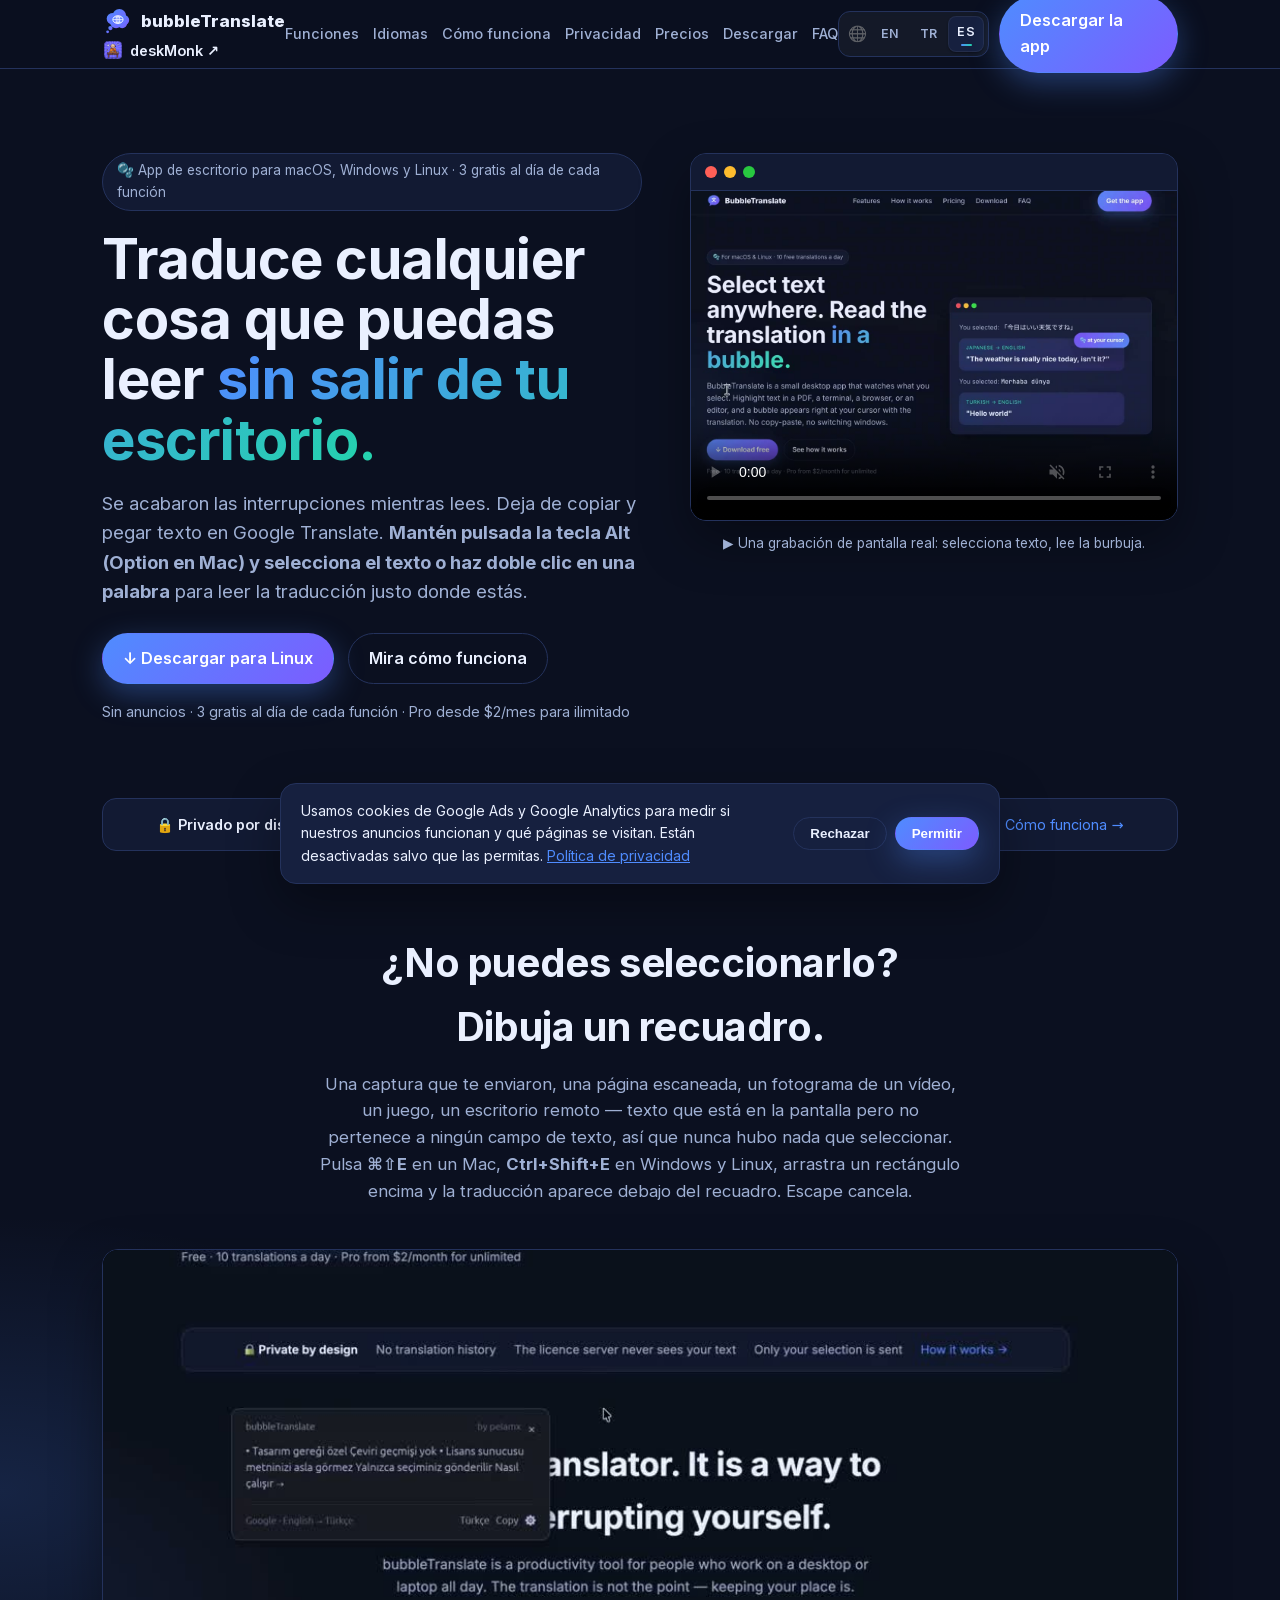
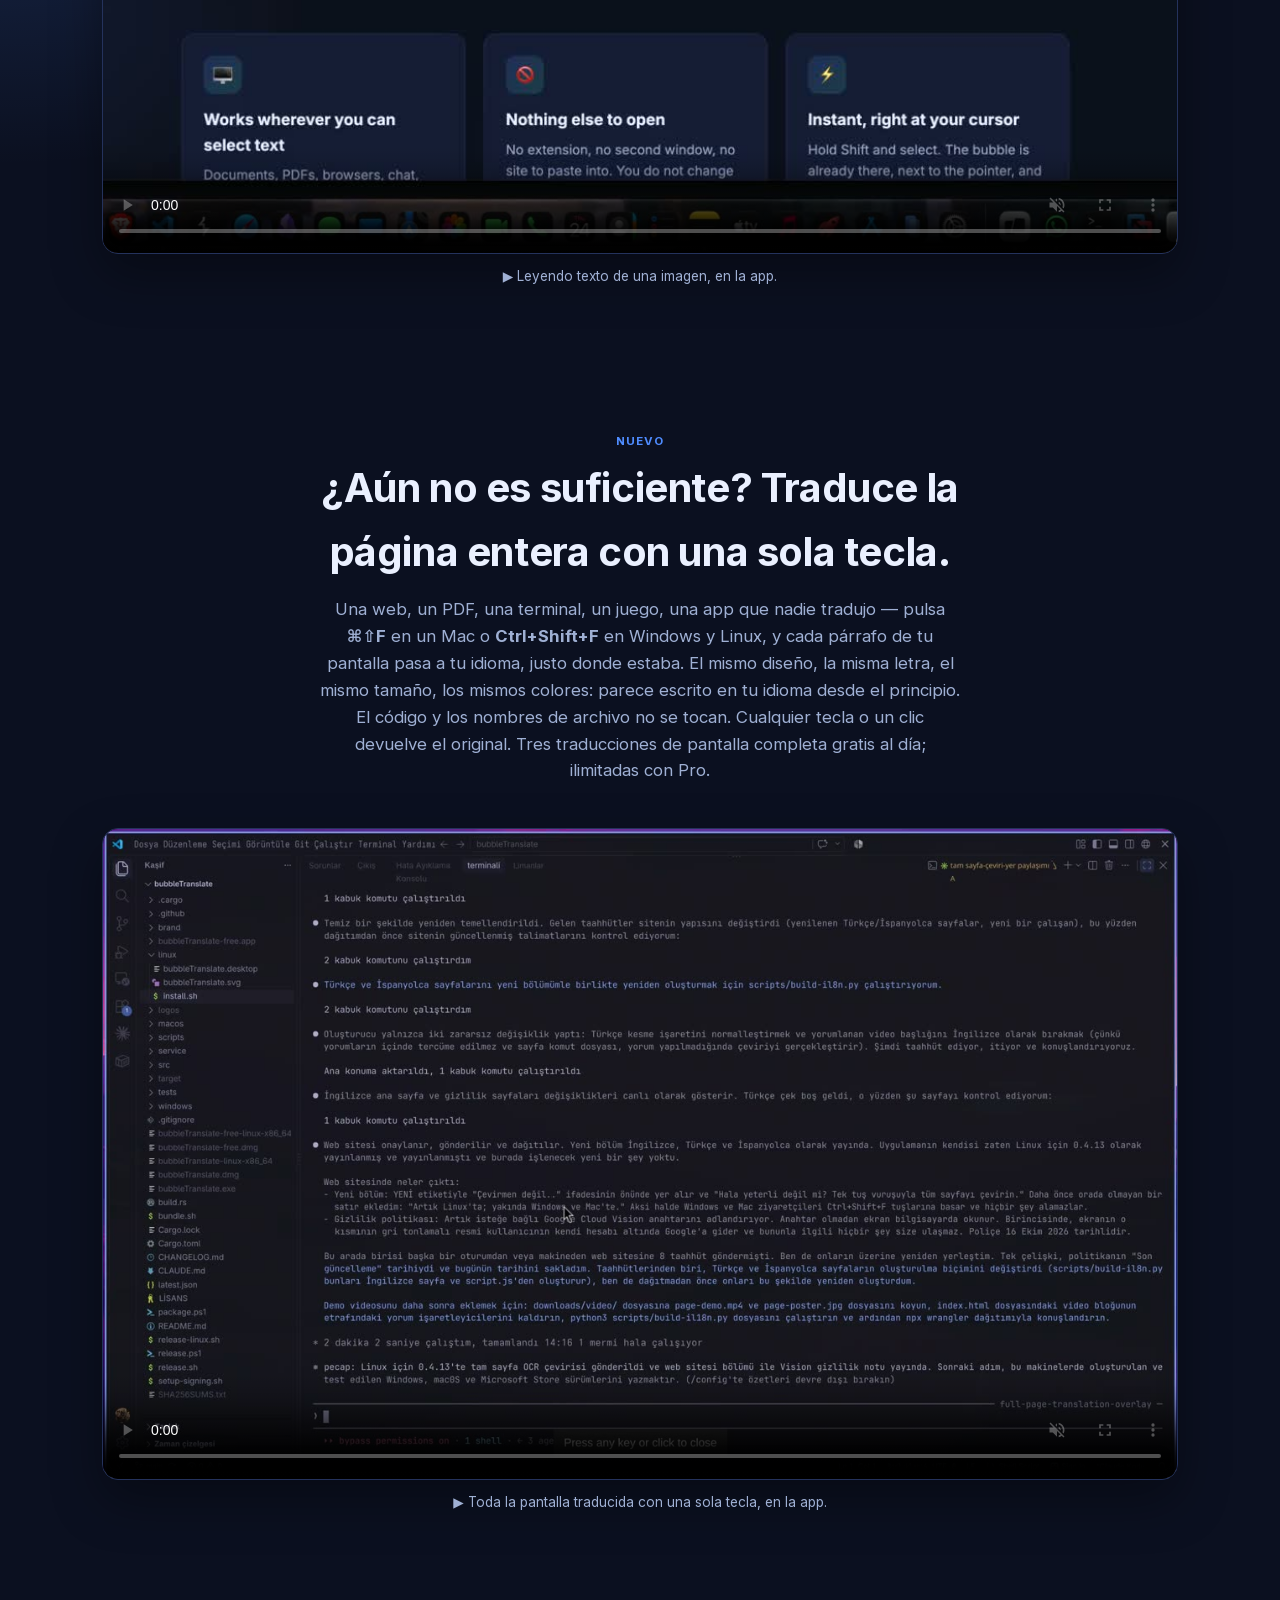
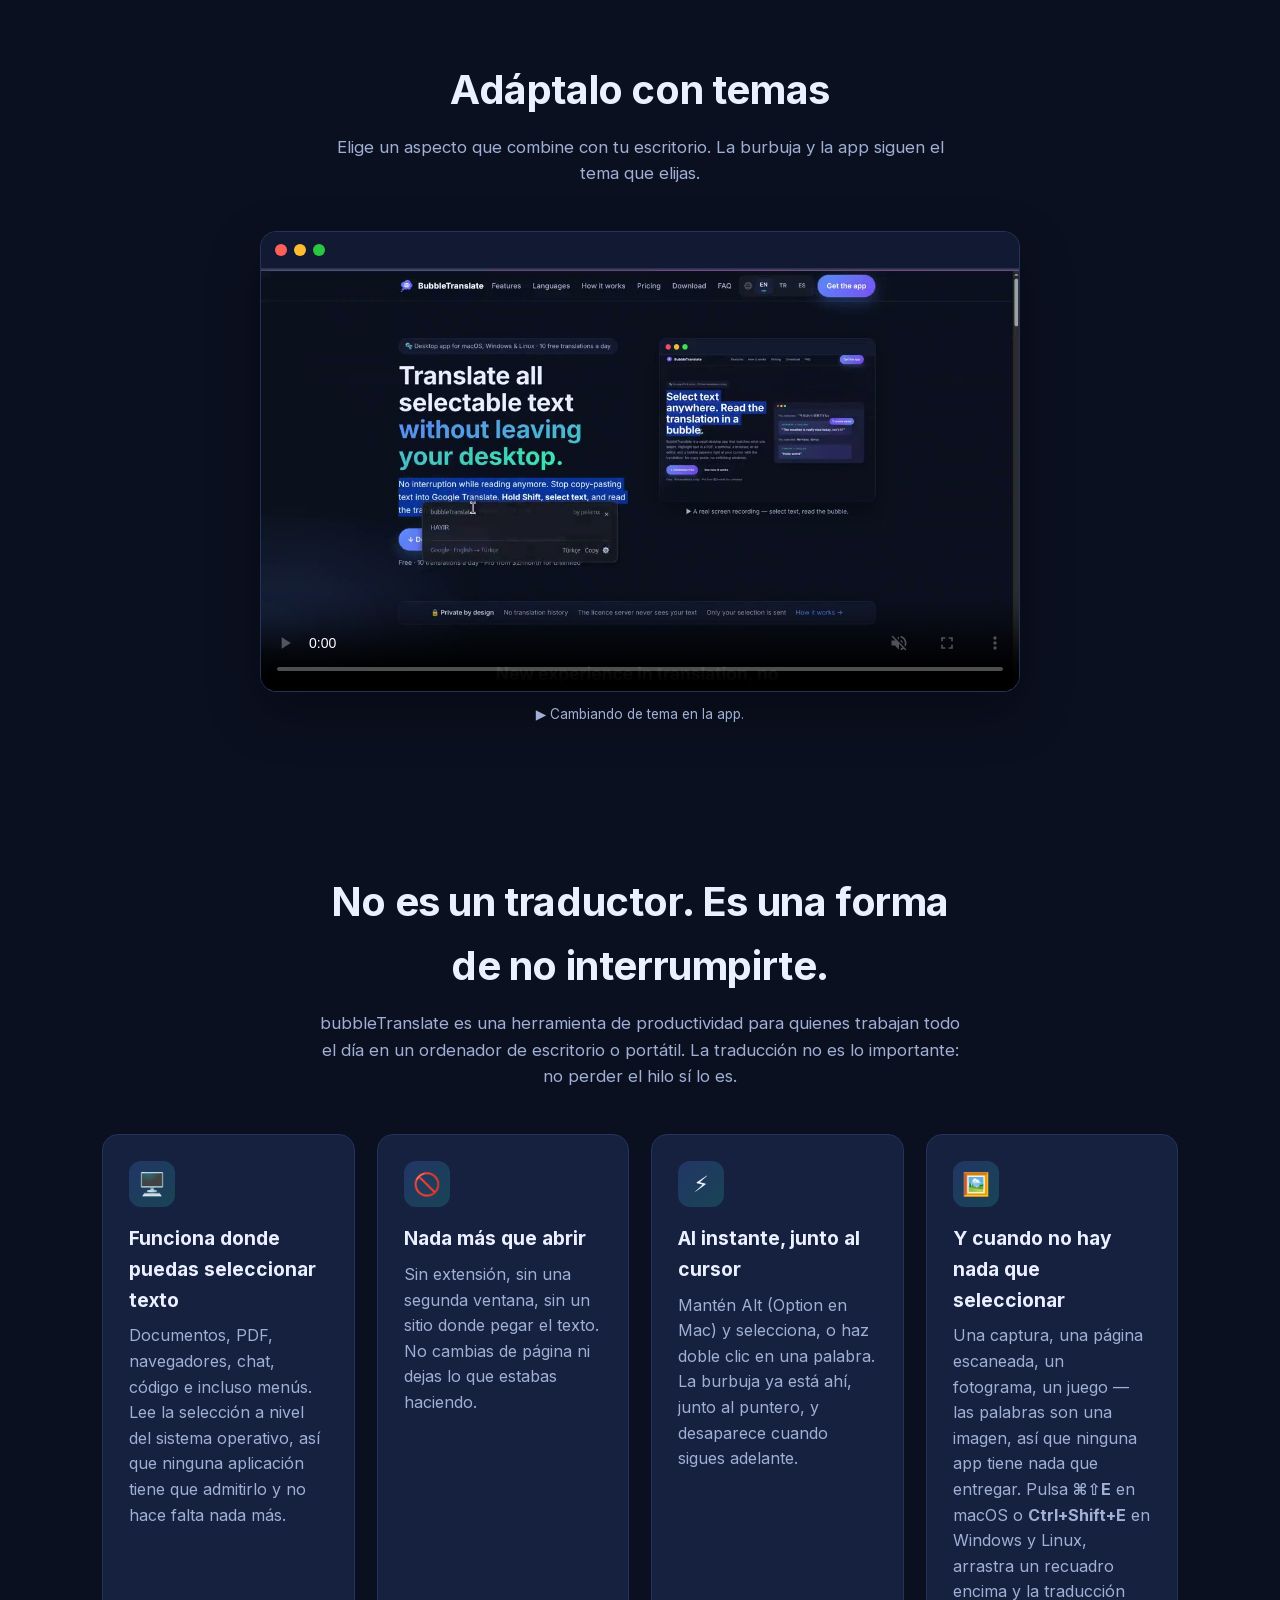
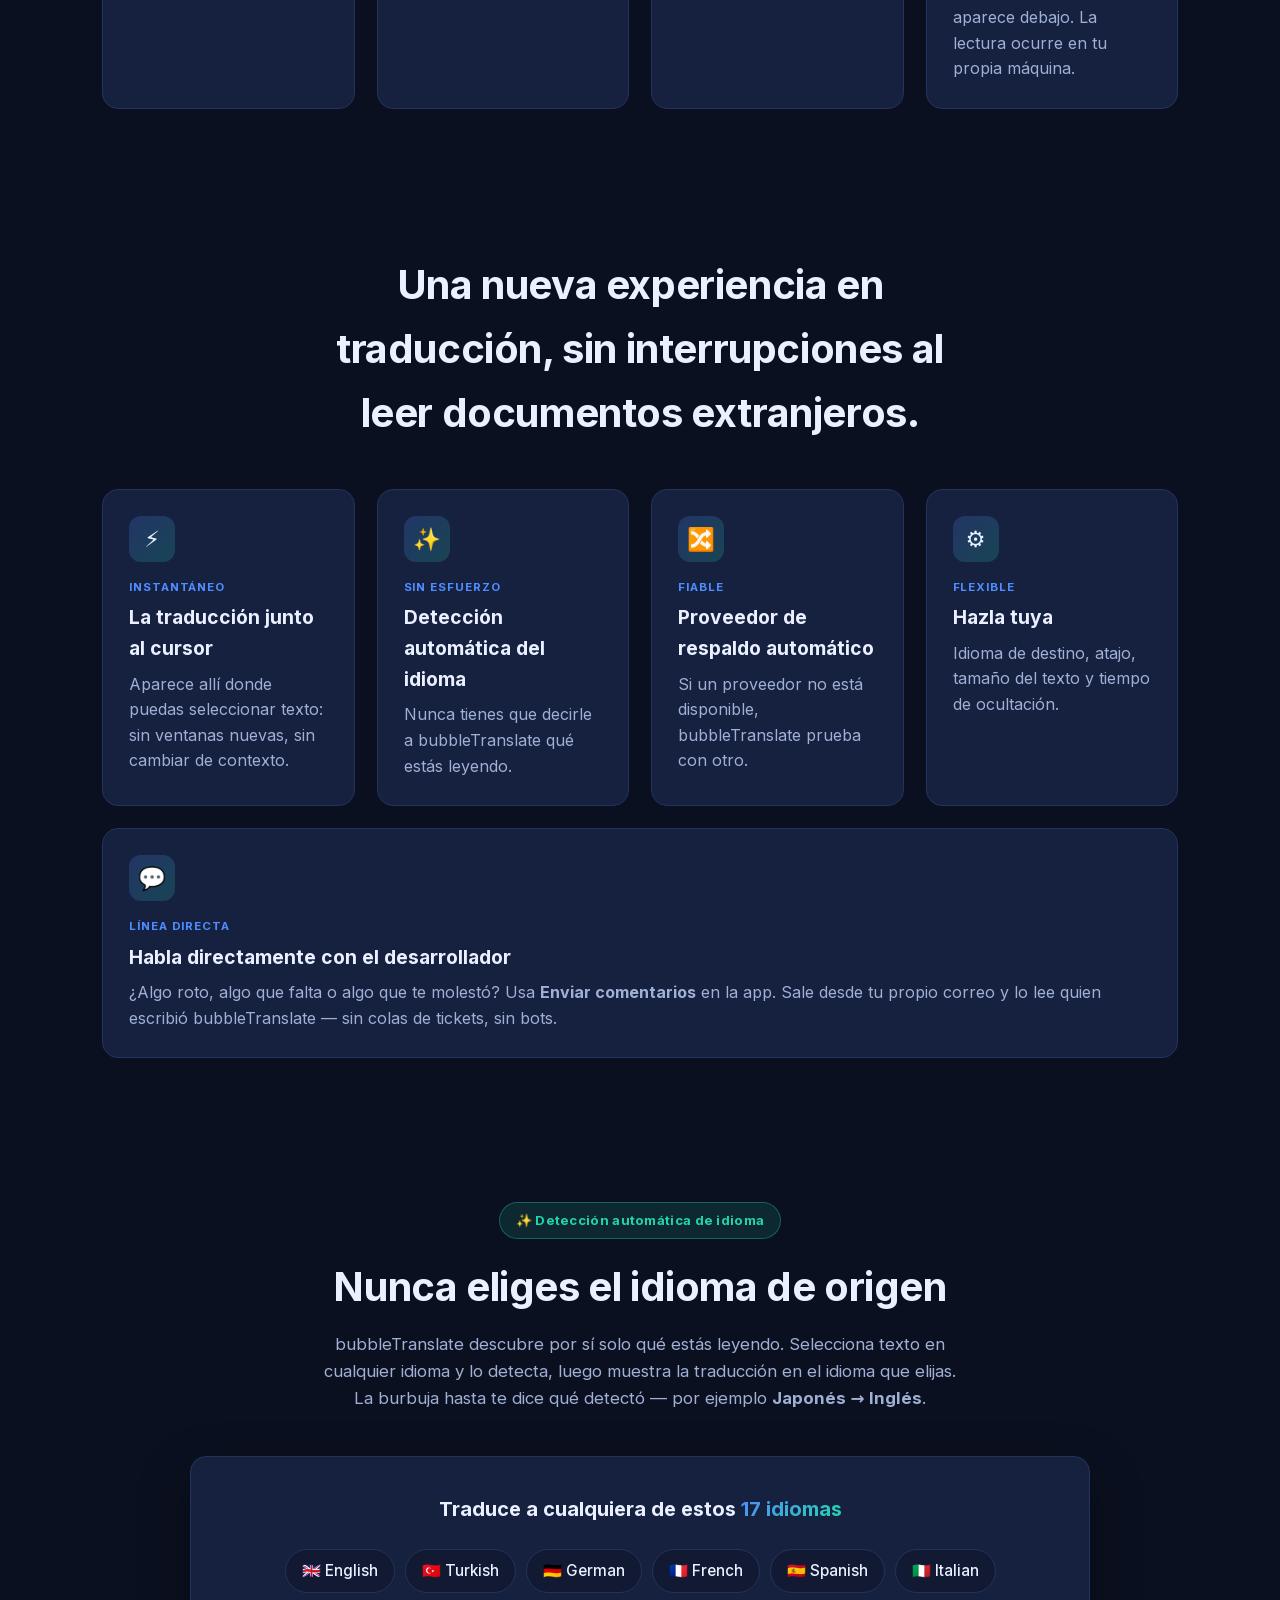
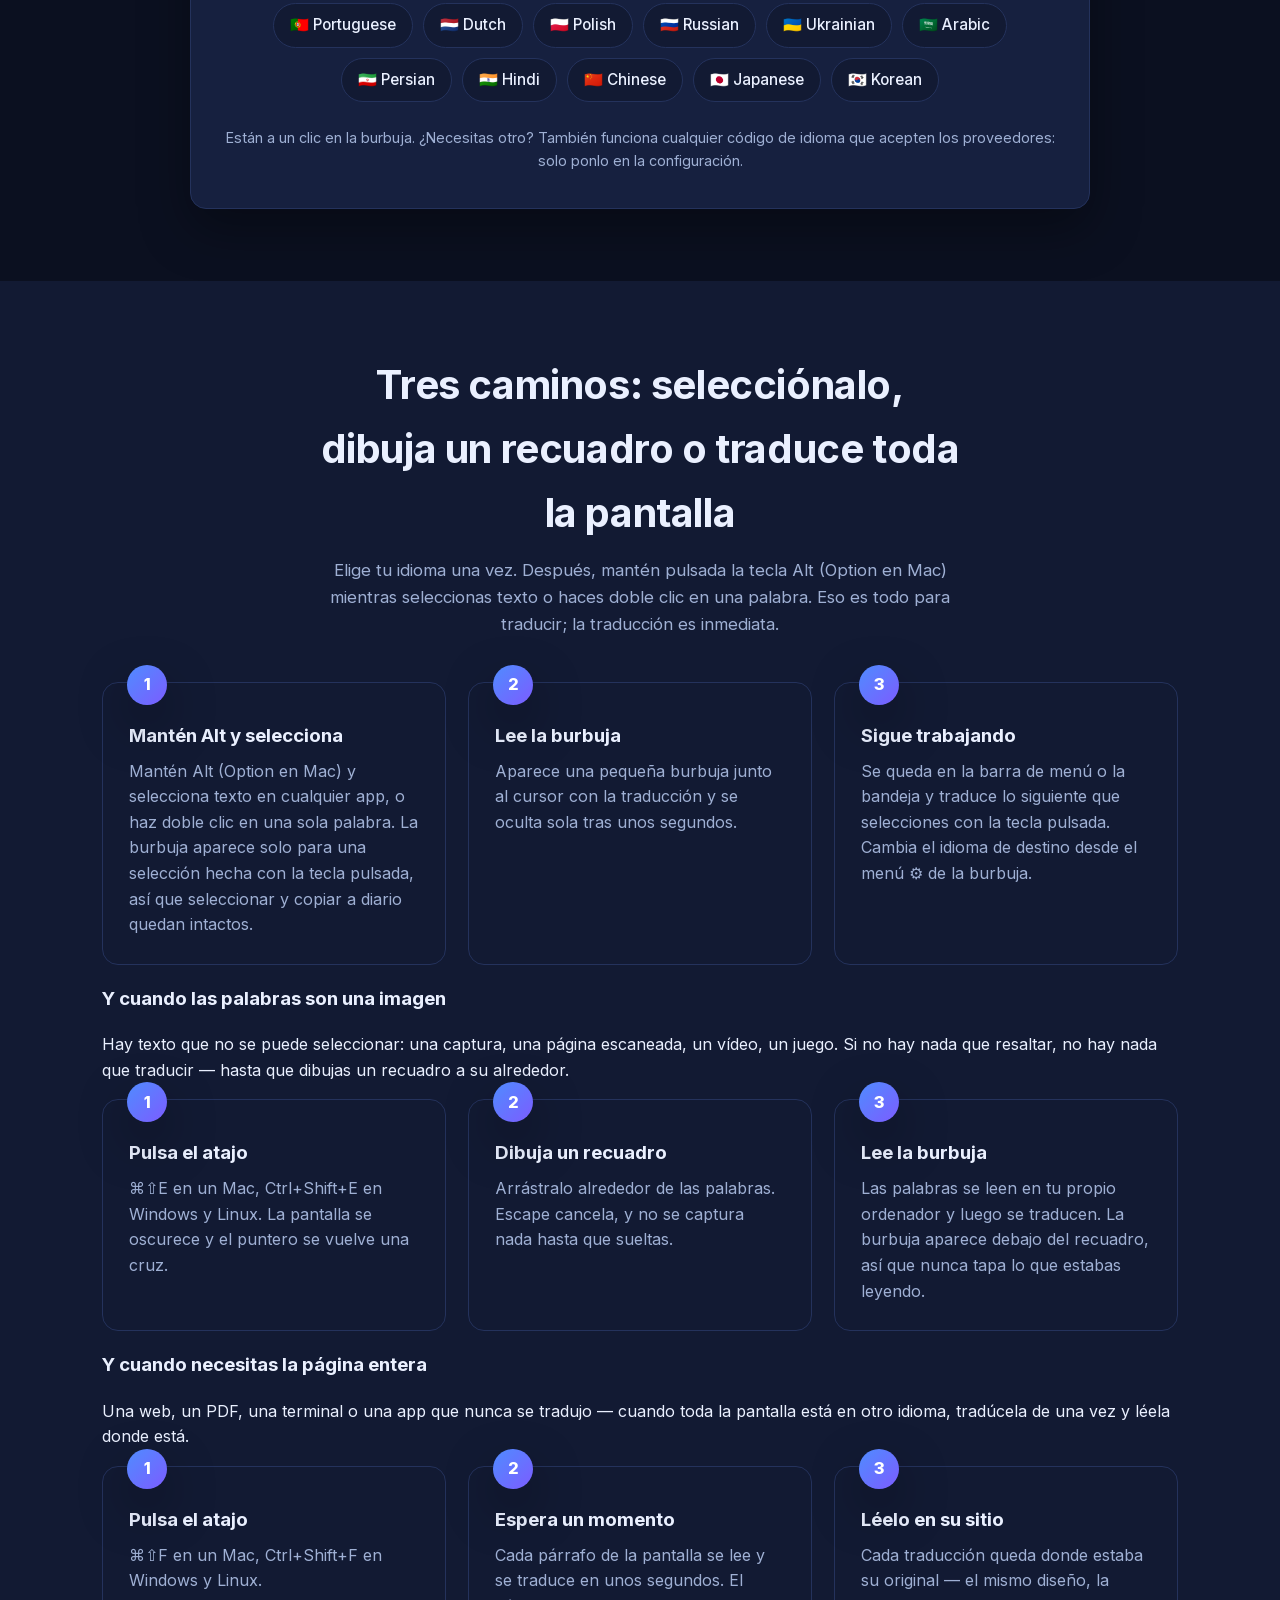
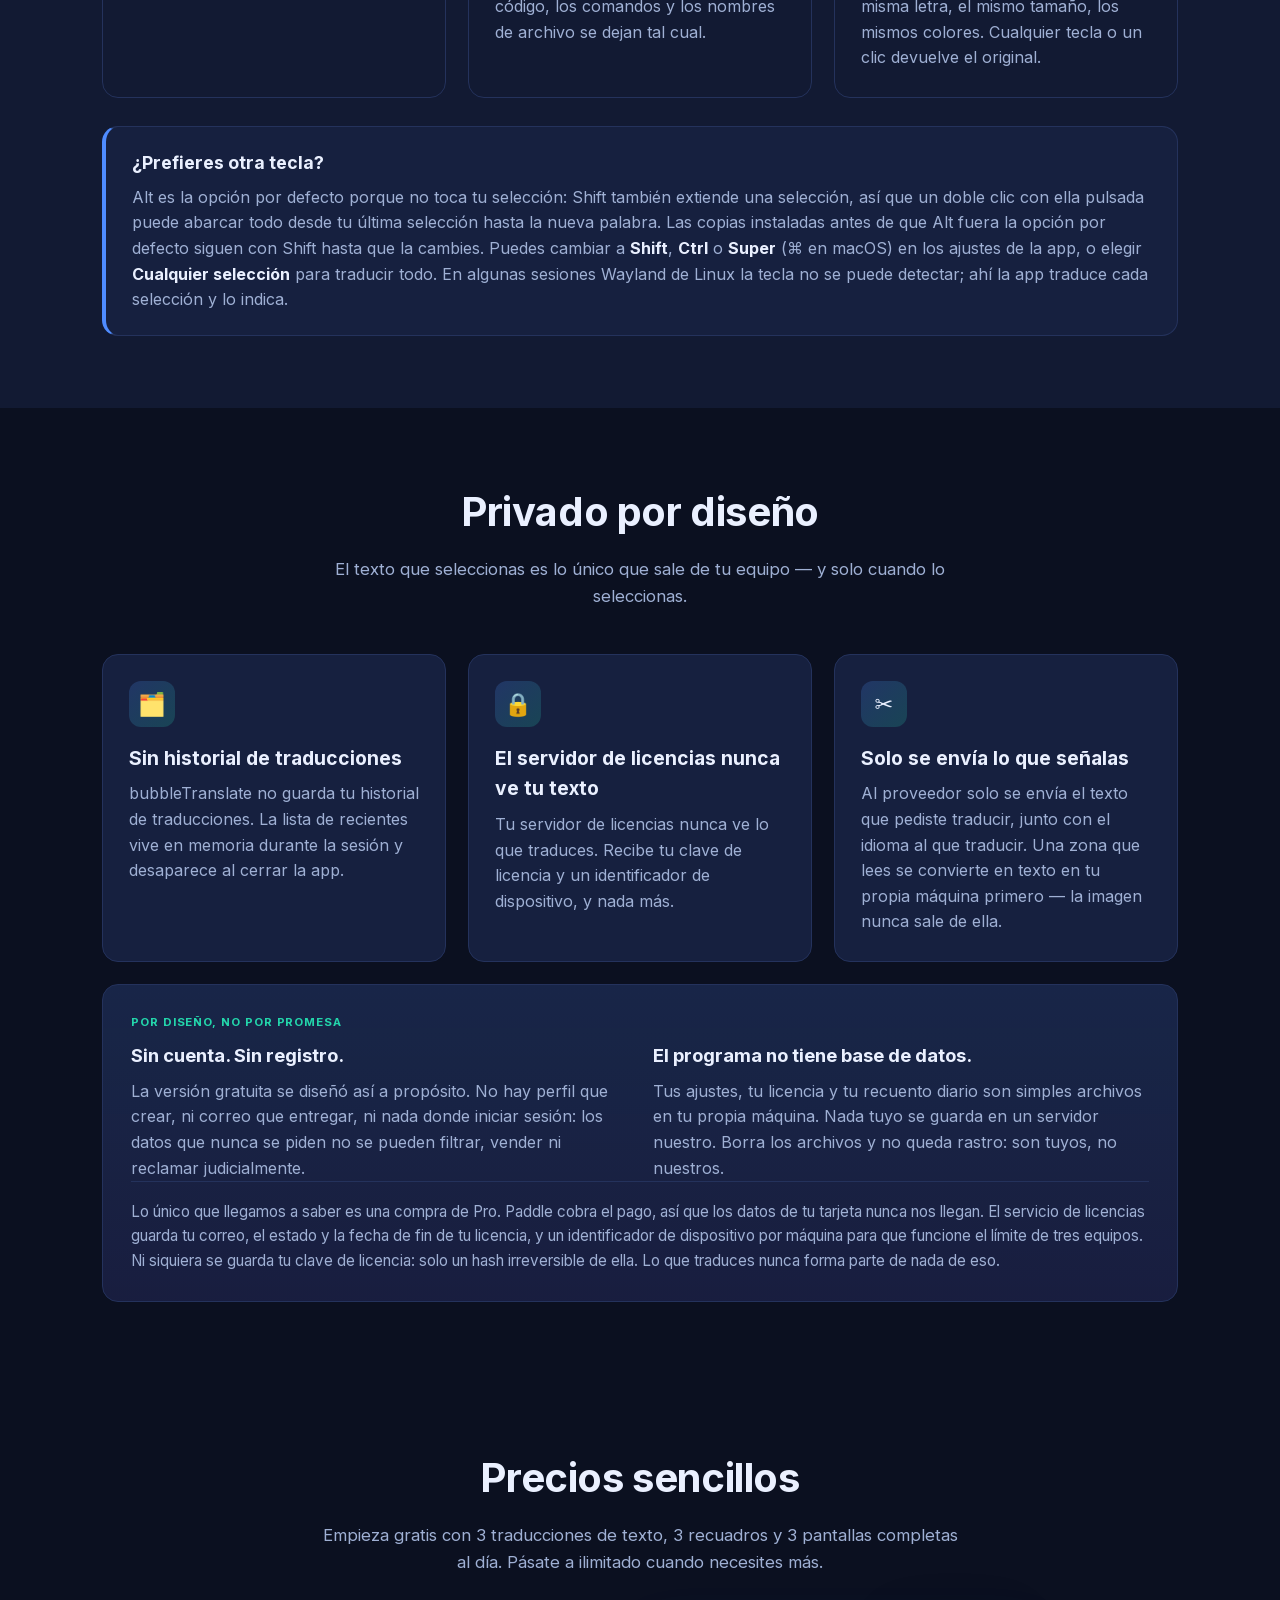
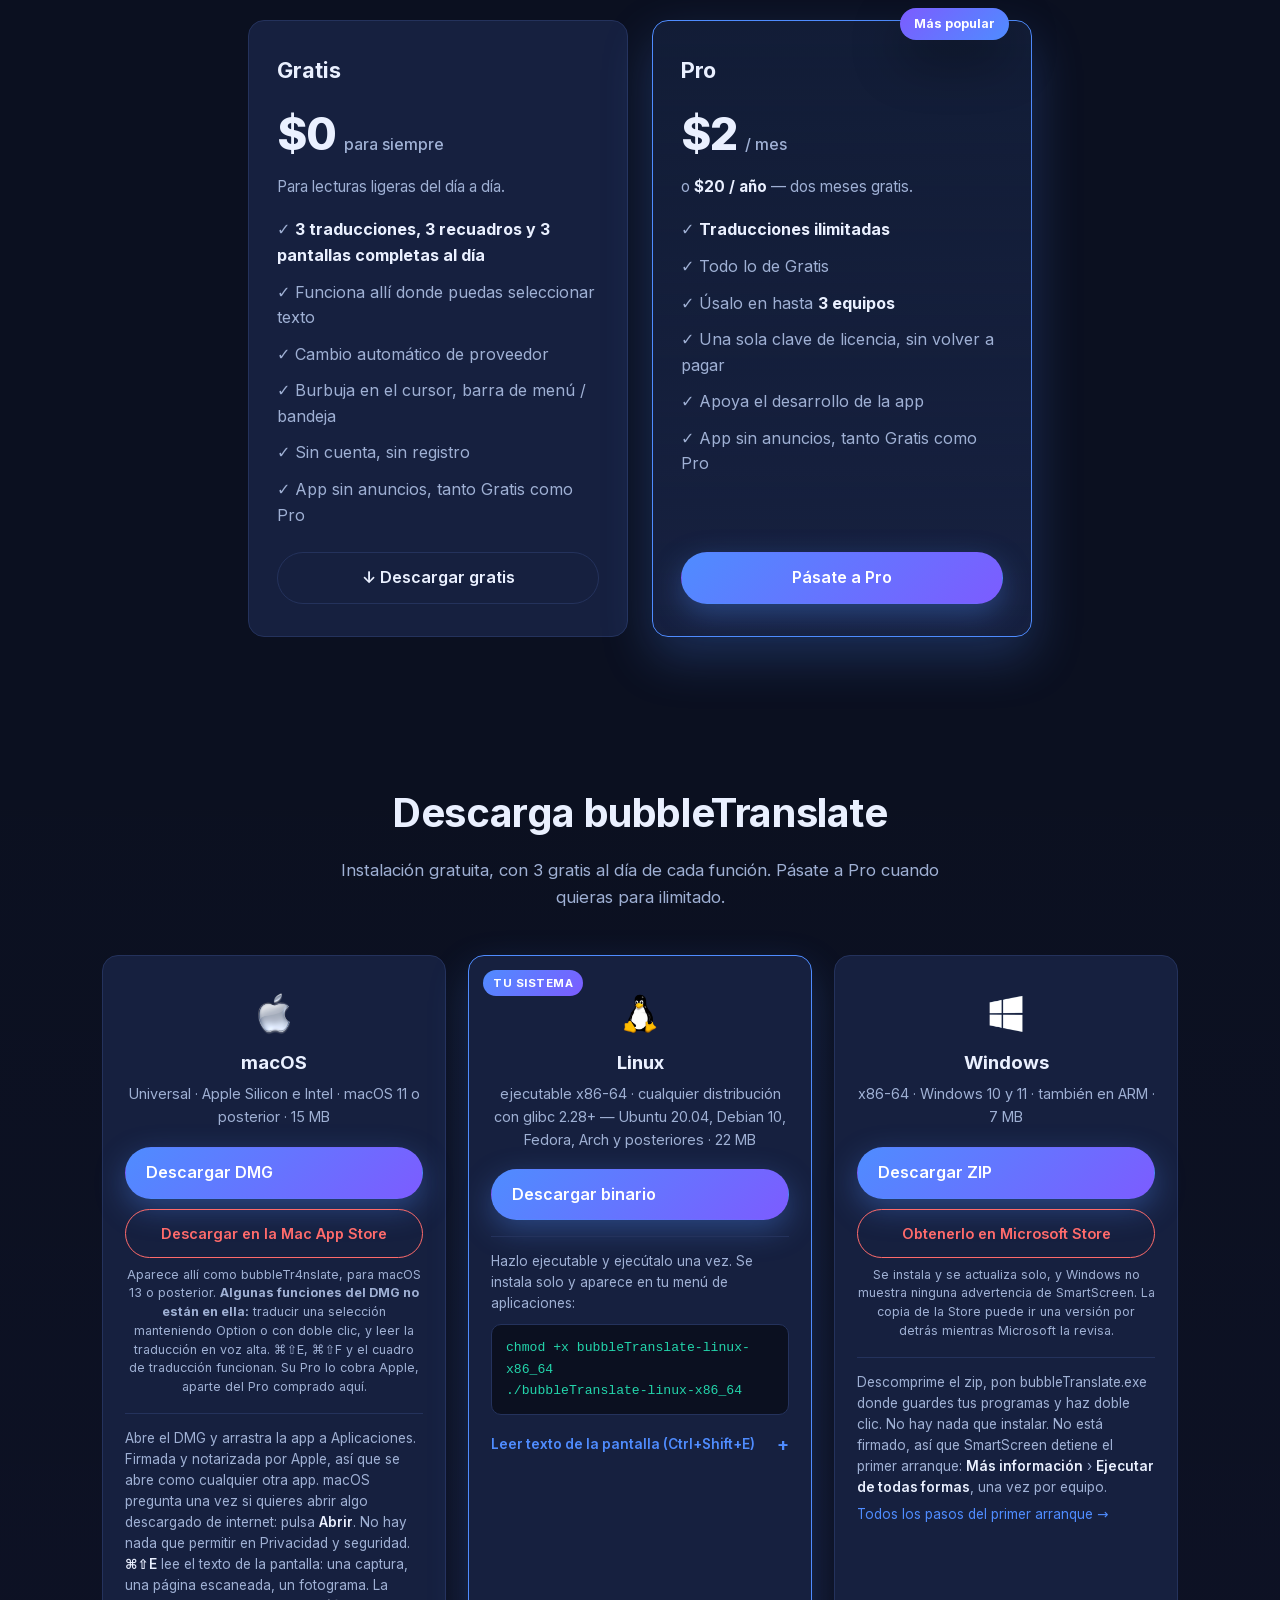
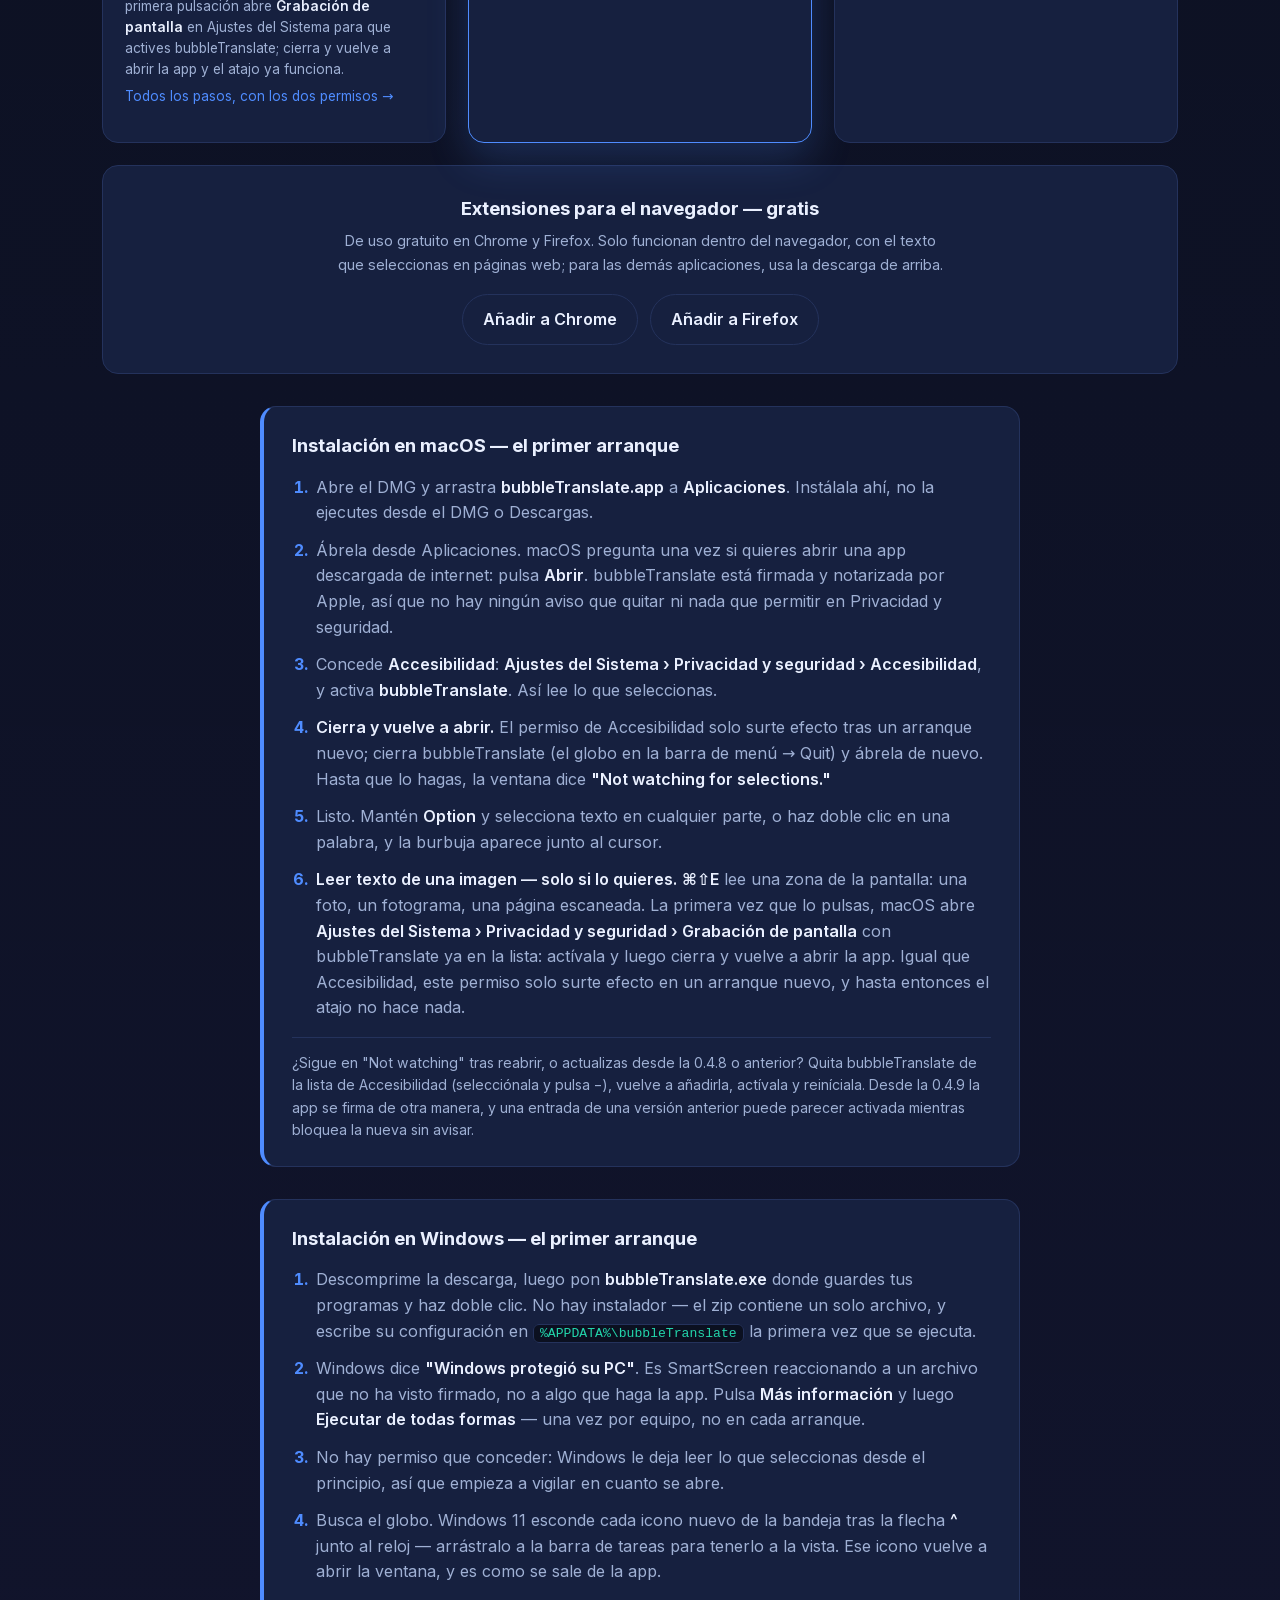
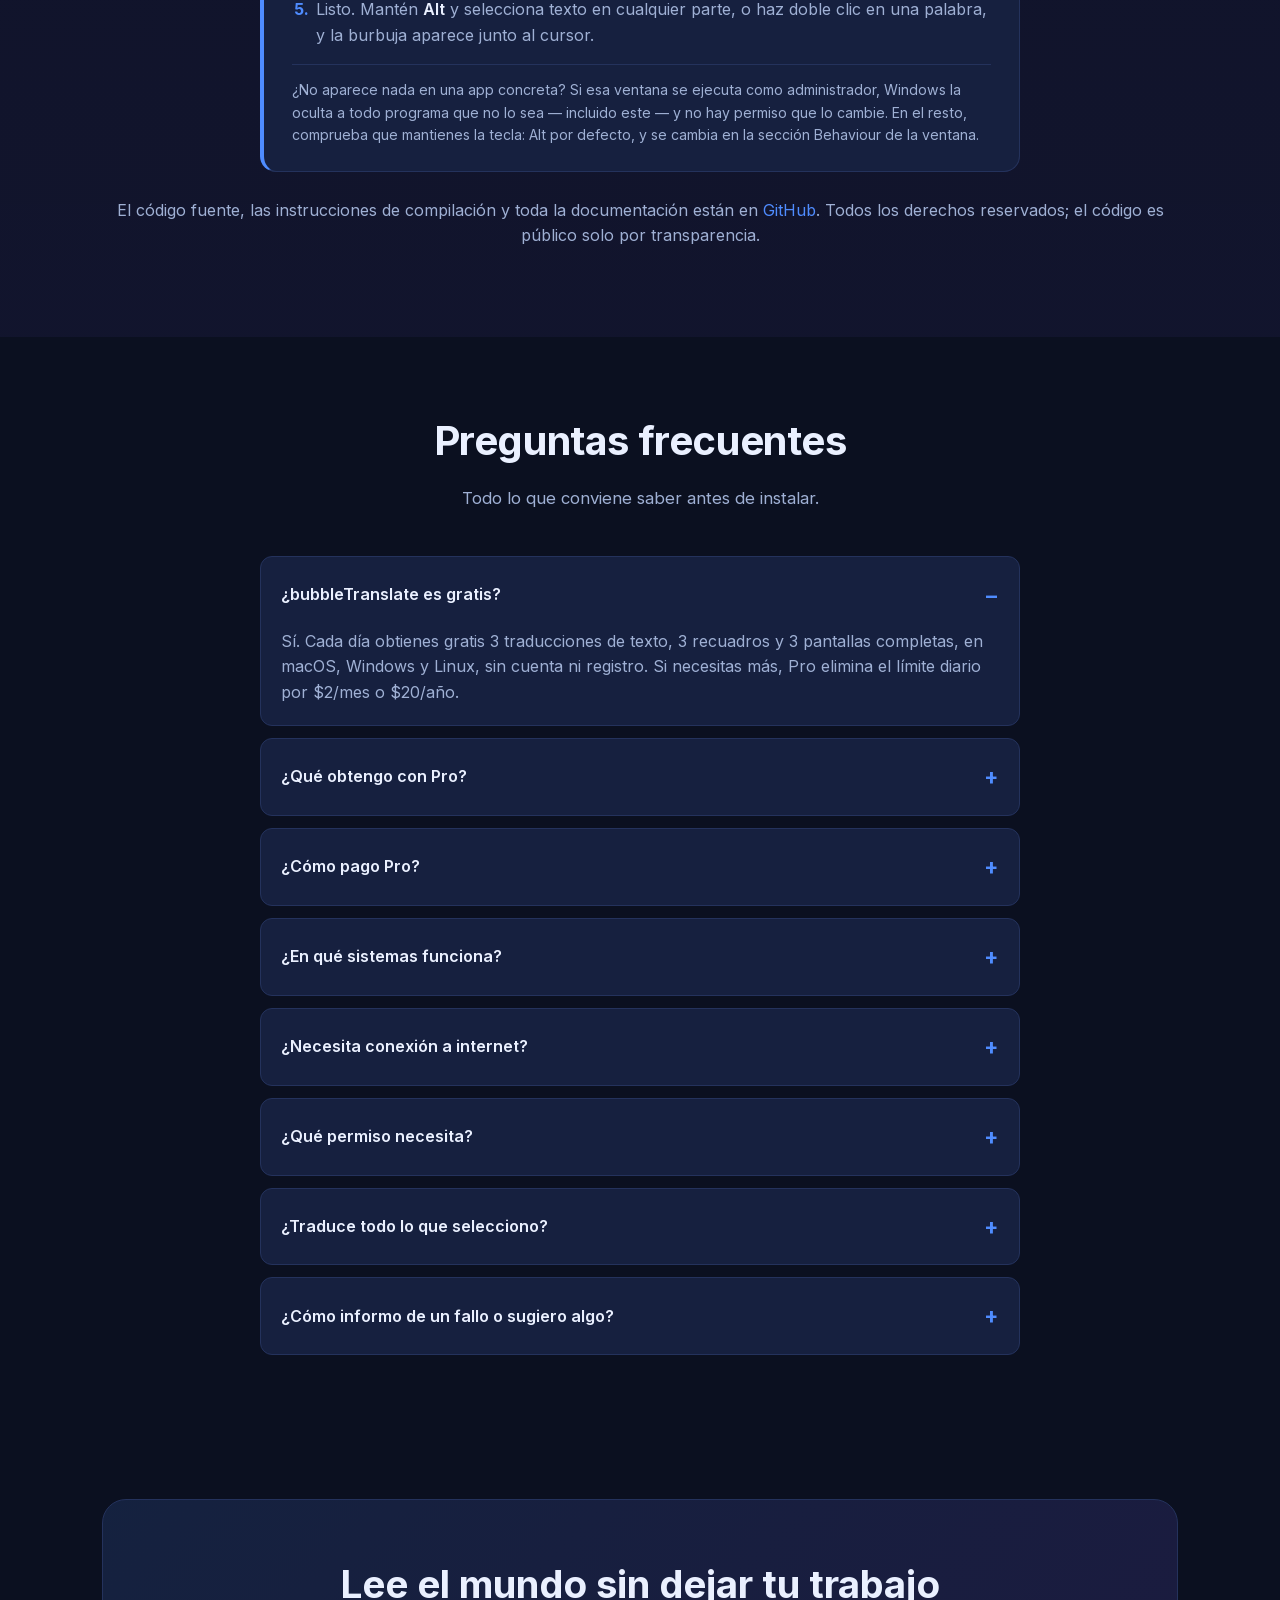
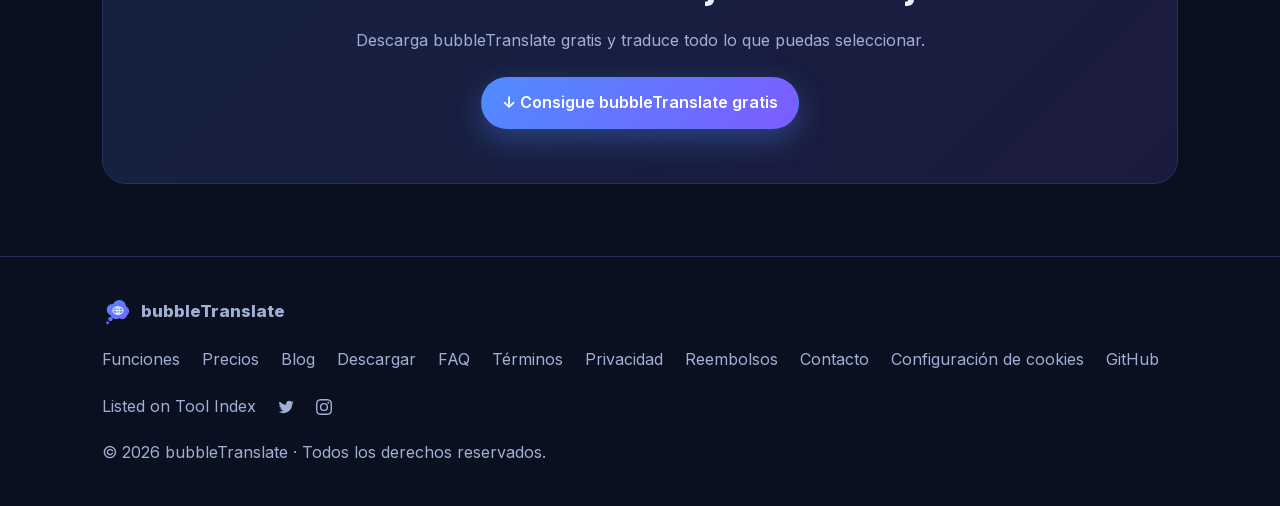
<file: es/index.html>
<!DOCTYPE html>
<html lang="es">
<head>
  <!-- Google tag (gtag.js), with Consent Mode v2: everything denied until the visitor allows it (consent.js). -->
  <script>
    window.dataLayer = window.dataLayer || [];
    function gtag(){dataLayer.push(arguments);}
    gtag('consent', 'default', {
      ad_storage: 'denied',
      ad_user_data: 'denied',
      ad_personalization: 'denied',
      analytics_storage: 'denied',
      wait_for_update: 500
    });
    try {
      if (/(?:^|; )bt_consent=granted(?:;|$)/.test(document.cookie) ||
          localStorage.getItem('bt-consent') === 'granted') {
        gtag('consent', 'update', {
          ad_storage: 'granted',
          ad_user_data: 'granted',
          ad_personalization: 'granted',
          analytics_storage: 'granted'
        });
      }
    } catch (e) {}
    gtag('set', 'ads_data_redaction', true);
    gtag('js', new Date());
    gtag('config', 'AW-18451580938');
  </script>
  <script async src="https://www.googletagmanager.com/gtag/js?id=AW-18451580938"></script>
  <!-- Google Tag Manager. After the consent defaults above, so its tags start out denied too. -->
  <script>(function(w,d,s,l,i){w[l]=w[l]||[];w[l].push({'gtm.start':
  new Date().getTime(),event:'gtm.js'});var f=d.getElementsByTagName(s)[0],
  j=d.createElement(s),dl=l!='dataLayer'?'&l='+l:'';j.async=true;j.src=
  'https://www.googletagmanager.com/gtm.js?id='+i+dl;f.parentNode.insertBefore(j,f);
  })(window,document,'script','dataLayer','GTM-MLKTRCKQ');</script>
  <!-- End Google Tag Manager -->
  <meta charset="UTF-8">
  <meta name="viewport" content="width=device-width, initial-scale=1.0">
  <title>bubbleTranslate — Traduce cualquier texto seleccionable sin salir de tu escritorio</title>
  <meta name="description" content="bubbleTranslate es una ligera app de escritorio para macOS, Windows y Linux. Selecciona texto en cualquier app y aparece una burbuja junto al cursor con la traducción. 3 gratis al día de cada función; pásate a ilimitado con Pro desde $2/mes.">
  <meta name="theme-color" content="#0b1020">
  <meta property="og:title" content="bubbleTranslate — Traduce cualquier texto seleccionable sin salir de tu escritorio">
  <meta property="og:description" content="bubbleTranslate es una ligera app de escritorio para macOS, Windows y Linux. Selecciona texto en cualquier app y aparece una burbuja junto al cursor con la traducción. 3 gratis al día de cada función; pásate a ilimitado con Pro desde $2/mes.">
  <meta property="og:type" content="website">
  <link rel="icon" type="image/svg+xml" href="/favicon.svg">
  <link rel="preload" href="/fonts/inter-latin.woff2" as="font" type="font/woff2" crossorigin>
  <link rel="stylesheet" href="/styles.css?v=20261114-sibling2">
  <link rel="canonical" href="https://bubbletranslate.app/es/">
  <link rel="alternate" hreflang="en" href="https://bubbletranslate.app/">
  <link rel="alternate" hreflang="tr" href="https://bubbletranslate.app/tr/">
  <link rel="alternate" hreflang="es" href="https://bubbletranslate.app/es/">
  <link rel="alternate" hreflang="x-default" href="https://bubbletranslate.app/">
  <meta property="og:url" content="https://bubbletranslate.app/es/">
  <meta property="og:site_name" content="bubbleTranslate">
  <meta property="og:locale" content="en">
  <meta property="og:image" content="https://bubbletranslate.app/downloads/video/poster.jpg">
  <meta property="og:image:alt" content="bubbleTranslate showing a translation bubble at the cursor">
  <meta name="twitter:card" content="summary_large_image">
  <meta name="twitter:site" content="@bubbletr4nslate">
  <meta name="twitter:creator" content="@bubbletr4nslate">
  <meta name="twitter:image" content="https://bubbletranslate.app/downloads/video/poster.jpg">
  <script type="application/ld+json">
  {
    "@context": "https://schema.org",
    "@type": "SoftwareApplication",
    "name": "bubbleTranslate",
    "applicationCategory": "UtilitiesApplication",
    "operatingSystem": "macOS, Windows, Linux",
    "url": "https://bubbletranslate.app/",
    "downloadUrl": "https://bubbletranslate.app/#download",
    "softwareHelp": "https://github.com/pelamx/bubbleTranslate",
    "description": "Select text in any app and a bubble appears at your cursor with the translation. 3 free a day of each feature; go unlimited with Pro.",
    "offers": [
      { "@type": "Offer", "price": "0", "priceCurrency": "USD", "name": "Free" },
      { "@type": "Offer", "price": "2", "priceCurrency": "USD", "name": "Pro (monthly)" },
      { "@type": "Offer", "price": "20", "priceCurrency": "USD", "name": "Pro (yearly)" }
    ]
  }
  </script>
  <!-- AdSense requests nothing until consent.js says consent was given:
       unpaused, it sets Google's ad cookie before anyone is asked. -->
  <script>(window.adsbygoogle = window.adsbygoogle || []).pauseAdRequests = 1;</script>
  <script async src="https://pagead2.googlesyndication.com/pagead/js/adsbygoogle.js?client=ca-pub-4957515354749245"
     crossorigin="anonymous"></script>
</head>
<body>
  <!-- Google Tag Manager (noscript) -->
  <noscript><iframe src="https://www.googletagmanager.com/ns.html?id=GTM-MLKTRCKQ"
  height="0" width="0" style="display:none;visibility:hidden"></iframe></noscript>
  <!-- End Google Tag Manager (noscript) -->
  <header class="site">
    <div class="container nav">
      <div class="brand-group">
      <a class="brand" href="#top">
        <img class="logo" src="/favicon.svg" alt="bubbleTranslate logo">
        bubbleTranslate
      </a>
        <a class="sibling" href="https://deskmonk.app"><img src="/logos/deskmonk.svg" alt="">deskMonk ↗</a>
      </div>
      <nav class="nav-links" id="navLinks">
        <a href="#features" data-i18n="nav.features">Funciones</a>
        <a href="#languages" data-i18n="nav.languages">Idiomas</a>
        <a href="#how" data-i18n="nav.how">Cómo funciona</a>
        <a href="#privacy" data-i18n="nav.privacy">Privacidad</a>
        <a href="pricing" data-i18n="nav.pricing">Precios</a>
        <a class="nav-mobile-only" href="/blog" data-i18n="nav.blog">Blog</a>
        <a href="#download" data-i18n="nav.download">Descargar</a>
        <a href="#faq" data-i18n="nav.faq">FAQ</a>
      </nav>
      <div class="nav-cta">
        <div class="lang-switch" id="langSwitch" role="group" aria-label="Language">
          <span class="lang-globe" aria-hidden="true">🌐</span>
          <button type="button" data-lang="en">EN</button>
          <button type="button" data-lang="tr">TR</button>
          <button type="button" data-lang="es">ES</button>
        </div>
        <a class="btn btn-primary" href="#download" data-i18n="nav.cta">Descargar la app</a>
        <button class="menu-btn" id="menuBtn" aria-label="Toggle menu">☰</button>
      </div>
    </div>
  </header>

  <main id="top">
    <!-- Hero -->
    <section class="hero">
      <div class="container hero-grid">
        <div>
          <span class="pill" data-i18n="hero.pill">🫧 App de escritorio para macOS, Windows y Linux · 3 gratis al día de cada función</span>
          <h1 data-i18n="hero.h1">Traduce cualquier cosa que puedas leer <span class="grad">sin salir de tu escritorio.</span></h1>
          <p class="lead" data-i18n="hero.lead">Se acabaron las interrupciones mientras lees. Deja de copiar y pegar texto en Google Translate. <b>Mantén pulsada la tecla Alt (Option en Mac) y selecciona el texto o haz doble clic en una palabra</b> para leer la traducción justo donde estás.</p>
          <div class="hero-actions">
            <a class="btn btn-primary" id="heroDownload" href="#download" data-i18n="hero.dlfree">↓ Descargar gratis</a>
            <a class="btn btn-ghost" href="#how" data-i18n="hero.see">Mira cómo funciona</a>
          </div>
          <p class="hero-note" data-i18n="hero.note">Sin anuncios · 3 gratis al día de cada función · Pro desde $2/mes para ilimitado</p>
        </div>
        <div class="mockup">
          <div class="video-frame">
            <div class="window-bar"><span class="dot r"></span><span class="dot y"></span><span class="dot g"></span></div>
            <video
              class="demo-video"
              controls
              autoplay
              muted
              loop
              playsinline
              preload="metadata"
              poster="/downloads/video/poster.jpg">
              <source src="/downloads/video/bubbleTranslate-demo.mp4" type="video/mp4">
              Your browser can't play this video.
              <a href="/downloads/video/bubbleTranslate-demo.mp4">Download the demo instead.</a>
            </video>
          </div>
          <p class="video-caption" data-i18n="video.caption">▶ Una grabación de pantalla real: selecciona texto, lee la burbuja.</p>
        </div>
      </div>
    </section>

    <!-- Privacy, said once directly under the hero. The detail section is most
         of a page away, and a reader deciding whether to download a thing that
         watches their selections is deciding it here, not down there. -->
    <section class="trust">
      <div class="container">
        <a class="trust-row" href="#privacy">
          <span class="trust-lead" data-i18n="trust.lead">🔒 Privado por diseño</span>
          <span data-i18n="trust.1">Sin historial de traducciones</span>
          <span data-i18n="trust.2">El servidor nunca ve tu texto</span>
          <span data-i18n="trust.3">Solo se envía lo que seleccionas</span>
          <span class="trust-more" data-i18n="trust.more">Cómo funciona →</span>
        </a>
      </div>
    </section>

    <!-- The gesture for text that cannot be selected. Directly under the
         privacy row because it is the one feature that reads the screen, and
         somebody who has just been told what this app does with their data is
         owed that straight away rather than nine sections later. -->
    <section id="ocr">
      <div class="container">
        <div class="section-head">
          <h2 data-i18n="how.ocr.h3">¿No puedes seleccionarlo? Dibuja un recuadro.</h2>
          <p data-i18n="how.ocr.p">Una captura que te enviaron, una página escaneada, un fotograma de un vídeo, un juego, un escritorio remoto — texto que está en la pantalla pero no pertenece a ningún campo de texto, así que nunca hubo nada que seleccionar. Pulsa <b>⌘⇧E</b> en un Mac, <b>Ctrl+Shift+E</b> en Windows y Linux, arrastra un rectángulo encima y la traducción aparece debajo del recuadro. Escape cancela.</p>
        </div>
        <div class="how-ocr">
          <div class="video-frame">
            <video
              class="demo-video"
              controls
              autoplay
              muted
              loop
              playsinline
              preload="metadata"
              poster="/downloads/video/ocr-poster.jpg">
              <source src="/downloads/video/ocr-demo.mp4" type="video/mp4">
              Your browser can't play this video.
              <a href="/downloads/video/ocr-demo.mp4">Download the demo instead.</a>
            </video>
          </div>
          <p class="video-caption" data-i18n="how.ocr.caption">▶ Leyendo texto de una imagen, en la app.</p>
        </div>
      </div>
    </section>

    <!-- The whole screen at once, Ctrl+Shift+F. Right after the box, because
         it is the same idea taken to the whole page. -->
    <section id="page">
      <div class="container">
        <div class="section-head">
          <p class="kicker" data-i18n="page.kicker">Nuevo</p>
          <h2 data-i18n="page.h2">¿Aún no es suficiente? Traduce la página entera con una sola tecla.</h2>
          <p data-i18n="page.p">Una web, un PDF, una terminal, un juego, una app que nadie tradujo — pulsa <b>⌘⇧F</b> en un Mac o <b>Ctrl+Shift+F</b> en Windows y Linux, y cada párrafo de tu pantalla pasa a tu idioma, justo donde estaba. El mismo diseño, la misma letra, el mismo tamaño, los mismos colores: parece escrito en tu idioma desde el principio. El código y los nombres de archivo no se tocan. Cualquier tecla o un clic devuelve el original. Tres traducciones de pantalla completa gratis al día; ilimitadas con Pro.</p>
        </div>
        <div class="how-ocr">
          <div class="video-frame">
            <video
              class="demo-video"
              controls
              autoplay
              muted
              loop
              playsinline
              preload="metadata"
              poster="/downloads/video/page-poster.jpg">
              <source src="/downloads/video/page-demo.mp4" type="video/mp4">
              <a href="/downloads/video/page-demo.mp4">Download the demo instead.</a>
            </video>
          </div>
          <p class="video-caption" data-i18n="page.caption">▶ Toda la pantalla traducida con una sola tecla, en la app.</p>
        </div>
      </div>
    </section>

    <!-- Themes -->
    <section id="themes">
      <div class="container">
        <div class="section-head">
          <h2 data-i18n="themes.head.h2">Adáptalo con temas</h2>
          <p data-i18n="themes.head.p">Elige un aspecto que combine con tu escritorio. La burbuja y la app siguen el tema que elijas.</p>
        </div>
        <div class="theme-preview">
          <div class="video-frame">
            <div class="window-bar"><span class="dot r"></span><span class="dot y"></span><span class="dot g"></span></div>
            <video
              class="demo-video"
              controls
              autoplay
              muted
              loop
              playsinline
              preload="metadata"
              poster="/downloads/video/theme-poster.jpg">
              <source src="/downloads/video/theme-demo.mp4" type="video/mp4">
              Your browser can't play this video.
              <a href="/downloads/video/theme-demo.mp4">Download the demo instead.</a>
            </video>
          </div>
          <p class="video-caption" data-i18n="themes.caption">▶ Cambiando de tema en la app.</p>
        </div>
      </div>
    </section>

    <!-- What this is, said plainly and early. People arrive assuming "another
         translator" and price it against a free website; the thing being sold
         is the interruption that does not happen. Positioned right after the
         privacy row, before any feature list, because it is the frame the rest
         of the page is read through. -->
    <section id="what" class="what">
      <div class="container">
        <div class="section-head">
          <h2 data-i18n="what.h2">No es un traductor. Es una forma de no interrumpirte.</h2>
          <p data-i18n="what.p">bubbleTranslate es una herramienta de productividad para quienes trabajan todo el día en un ordenador de escritorio o portátil. La traducción no es lo importante: no perder el hilo sí lo es.</p>
        </div>
        <div class="grid-4">
          <div class="card"><div class="icon">🖥️</div><h3 data-i18n="what.1.h3">Funciona donde puedas seleccionar texto</h3><p data-i18n="what.1.p">Documentos, PDF, navegadores, chat, código e incluso menús. Lee la selección a nivel del sistema operativo, así que ninguna aplicación tiene que admitirlo y no hace falta nada más.</p></div>
          <div class="card"><div class="icon">🚫</div><h3 data-i18n="what.2.h3">Nada más que abrir</h3><p data-i18n="what.2.p">Sin extensión, sin una segunda ventana, sin un sitio donde pegar el texto. No cambias de página ni dejas lo que estabas haciendo.</p></div>
          <div class="card"><div class="icon">⚡</div><h3 data-i18n="what.3.h3">Al instante, junto al cursor</h3><p data-i18n="what.3.p">Mantén Alt (Option en Mac) y selecciona, o haz doble clic en una palabra. La burbuja ya está ahí, junto al puntero, y desaparece cuando sigues adelante.</p></div>
          <div class="card"><div class="icon">🖼️</div><h3 data-i18n="what.4.h3">Y cuando no hay nada que seleccionar</h3><p data-i18n="what.4.p">Una captura, una página escaneada, un fotograma, un juego — las palabras son una imagen, así que ninguna app tiene nada que entregar. Pulsa <b>⌘⇧E</b> en macOS o <b>Ctrl+Shift+E</b> en Windows y Linux, arrastra un recuadro encima y la traducción aparece debajo. La lectura ocurre en tu propia máquina.</p></div>
        </div>
      </div>
    </section>

    <!-- Features -->
    <section id="features">
      <div class="container">
        <div class="section-head">
          <h2 data-i18n="feat.head.h2">Una nueva experiencia en traducción, sin interrupciones al leer documentos extranjeros.</h2>
        </div>
        <div class="grid-4">
          <div class="card"><div class="icon">⚡</div><p class="kicker" data-i18n="feat.1.kicker">Instantáneo</p><h3 data-i18n="feat.1.h3">La traducción junto al cursor</h3><p data-i18n="feat.1.p">Aparece allí donde puedas seleccionar texto: sin ventanas nuevas, sin cambiar de contexto.</p></div>
          <div class="card"><div class="icon">✨</div><p class="kicker" data-i18n="feat.2.kicker">Sin esfuerzo</p><h3 data-i18n="feat.2.h3">Detección automática del idioma</h3><p data-i18n="feat.2.p">Nunca tienes que decirle a bubbleTranslate qué estás leyendo.</p></div>
          <div class="card"><div class="icon">🔀</div><p class="kicker" data-i18n="feat.3.kicker">Fiable</p><h3 data-i18n="feat.3.h3">Proveedor de respaldo automático</h3><p data-i18n="feat.3.p">Si un proveedor no está disponible, bubbleTranslate prueba con otro.</p></div>
          <div class="card"><div class="icon">⚙️</div><p class="kicker" data-i18n="feat.4.kicker">Flexible</p><h3 data-i18n="feat.4.h3">Hazla tuya</h3><p data-i18n="feat.4.p">Idioma de destino, atajo, tamaño del texto y tiempo de ocultación.</p></div>
          <div class="card" style="grid-column: 1 / -1"><div class="icon">💬</div><p class="kicker" data-i18n="feat.5.kicker">Línea directa</p><h3 data-i18n="feat.5.h3">Habla directamente con el desarrollador</h3><p data-i18n="feat.5.p">¿Algo roto, algo que falta o algo que te molestó? Usa <b>Enviar comentarios</b> en la app. Sale desde tu propio correo y lo lee quien escribió bubbleTranslate — sin colas de tickets, sin bots.</p></div>
        </div>
      </div>
    </section>

    <!-- Languages -->
    <section id="languages">
      <div class="container">
        <div class="section-head">
          <span class="detect-badge" data-i18n="lang.badge">✨ Detección automática de idioma</span>
          <h2 data-i18n="lang.h2">Nunca eliges el idioma de origen</h2>
          <p data-i18n="lang.p">bubbleTranslate descubre por sí solo qué estás leyendo. Selecciona texto en cualquier idioma y lo detecta, luego muestra la traducción en el idioma que elijas. La burbuja hasta te dice qué detectó — por ejemplo <b>Japonés&nbsp;→&nbsp;Inglés</b>.</p>
        </div>

        <div class="lang-panel">
          <h3 class="lang-title" data-i18n="lang.title">Traduce a cualquiera de estos <span class="lang-count">17 idiomas</span></h3>
          <div class="lang-chips">
            <span class="lang-chip">🇬🇧 English</span>
            <span class="lang-chip">🇹🇷 Turkish</span>
            <span class="lang-chip">🇩🇪 German</span>
            <span class="lang-chip">🇫🇷 French</span>
            <span class="lang-chip">🇪🇸 Spanish</span>
            <span class="lang-chip">🇮🇹 Italian</span>
            <span class="lang-chip">🇵🇹 Portuguese</span>
            <span class="lang-chip">🇳🇱 Dutch</span>
            <span class="lang-chip">🇵🇱 Polish</span>
            <span class="lang-chip">🇷🇺 Russian</span>
            <span class="lang-chip">🇺🇦 Ukrainian</span>
            <span class="lang-chip">🇸🇦 Arabic</span>
            <span class="lang-chip">🇮🇷 Persian</span>
            <span class="lang-chip">🇮🇳 Hindi</span>
            <span class="lang-chip">🇨🇳 Chinese</span>
            <span class="lang-chip">🇯🇵 Japanese</span>
            <span class="lang-chip">🇰🇷 Korean</span>
          </div>
          <p class="lang-note" data-i18n="lang.note">Están a un clic en la burbuja. ¿Necesitas otro? También funciona cualquier código de idioma que acepten los proveedores: solo ponlo en la configuración.</p>
        </div>
      </div>
    </section>

    <!-- How it works -->
    <section id="how" style="background: var(--bg-soft);">
      <div class="container">
        <div class="section-head">
          <h2 data-i18n="how.head.h2">Tres caminos: selecciónalo, dibuja un recuadro o traduce toda la pantalla</h2>
          <p data-i18n="how.head.p">Elige tu idioma una vez. Después, mantén pulsada la tecla Alt (Option en Mac) mientras seleccionas texto o haces doble clic en una palabra. Eso es todo para traducir; la traducción es inmediata.</p>
        </div>
        <div class="steps">
          <div class="step"><h3 data-i18n="how.1.h3">Mantén Alt y selecciona</h3><p data-i18n="how.1.p">Mantén Alt (Option en Mac) y selecciona texto en cualquier app, o haz doble clic en una sola palabra. La burbuja aparece solo para una selección hecha con la tecla pulsada, así que seleccionar y copiar a diario quedan intactos.</p></div>
          <div class="step"><h3 data-i18n="how.2.h3">Lee la burbuja</h3><p data-i18n="how.2.p">Aparece una pequeña burbuja junto al cursor con la traducción y se oculta sola tras unos segundos.</p></div>
          <div class="step"><h3 data-i18n="how.3.h3">Sigue trabajando</h3><p data-i18n="how.3.p">Se queda en la barra de menú o la bandeja y traduce lo siguiente que selecciones con la tecla pulsada. Cambia el idioma de destino desde el menú ⚙ de la burbuja.</p></div>
        </div>
        <div class="how-pic">
          <h3 data-i18n="how.pic.h3">Y cuando las palabras son una imagen</h3>
          <p data-i18n="how.pic.p">Hay texto que no se puede seleccionar: una captura, una página escaneada, un vídeo, un juego. Si no hay nada que resaltar, no hay nada que traducir — hasta que dibujas un recuadro a su alrededor.</p>
        </div>
        <div class="steps">
          <div class="step"><h3 data-i18n="how.pic.1.h3">Pulsa el atajo</h3><p data-i18n="how.pic.1.p">⌘⇧E en un Mac, Ctrl+Shift+E en Windows y Linux. La pantalla se oscurece y el puntero se vuelve una cruz.</p></div>
          <div class="step"><h3 data-i18n="how.pic.2.h3">Dibuja un recuadro</h3><p data-i18n="how.pic.2.p">Arrástralo alrededor de las palabras. Escape cancela, y no se captura nada hasta que sueltas.</p></div>
          <div class="step"><h3 data-i18n="how.pic.3.h3">Lee la burbuja</h3><p data-i18n="how.pic.3.p">Las palabras se leen en tu propio ordenador y luego se traducen. La burbuja aparece debajo del recuadro, así que nunca tapa lo que estabas leyendo.</p></div>
        </div>
        <div class="how-pic">
          <h3 data-i18n="how.page.h3">Y cuando necesitas la página entera</h3>
          <p data-i18n="how.page.p">Una web, un PDF, una terminal o una app que nunca se tradujo — cuando toda la pantalla está en otro idioma, tradúcela de una vez y léela donde está.</p>
        </div>
        <div class="steps">
          <div class="step"><h3 data-i18n="how.page.1.h3">Pulsa el atajo</h3><p data-i18n="how.page.1.p">⌘⇧F en un Mac, Ctrl+Shift+F en Windows y Linux.</p></div>
          <div class="step"><h3 data-i18n="how.page.2.h3">Espera un momento</h3><p data-i18n="how.page.2.p">Cada párrafo de la pantalla se lee y se traduce en unos segundos. El código, los comandos y los nombres de archivo se dejan tal cual.</p></div>
          <div class="step"><h3 data-i18n="how.page.3.h3">Léelo en su sitio</h3><p data-i18n="how.page.3.p">Cada traducción queda donde estaba su original — el mismo diseño, la misma letra, el mismo tamaño, los mismos colores. Cualquier tecla o un clic devuelve el original.</p></div>
        </div>
        <div class="how-note">
          <h3 data-i18n="how.note.h3">¿Prefieres otra tecla?</h3>
          <p data-i18n="how.note.p">Alt es la opción por defecto porque no toca tu selección: Shift también extiende una selección, así que un doble clic con ella pulsada puede abarcar todo desde tu última selección hasta la nueva palabra. Las copias instaladas antes de que Alt fuera la opción por defecto siguen con Shift hasta que la cambies. Puedes cambiar a <b>Shift</b>, <b>Ctrl</b> o <b>Super</b> (⌘ en macOS) en los ajustes de la app, o elegir <b>Cualquier selección</b> para traducir todo. En algunas sesiones Wayland de Linux la tecla no se puede detectar; ahí la app traduce cada selección y lo indica.</p>
        </div>
      </div>
    </section>

    <!-- Privacy -->
    <section id="privacy">
      <div class="container">
        <div class="section-head">
          <h2 data-i18n="priv.head.h2">Privado por diseño</h2>
          <p data-i18n="priv.head.p">El texto que seleccionas es lo único que sale de tu equipo — y solo cuando lo seleccionas.</p>
        </div>
        <div class="grid-3">
          <div class="card"><div class="icon">🗂️</div><h3 data-i18n="priv.1.h3">Sin historial de traducciones</h3><p data-i18n="priv.1.p">bubbleTranslate no guarda tu historial de traducciones. La lista de recientes vive en memoria durante la sesión y desaparece al cerrar la app.</p></div>
          <div class="card"><div class="icon">🔒</div><h3 data-i18n="priv.2.h3">El servidor de licencias nunca ve tu texto</h3><p data-i18n="priv.2.p">Tu servidor de licencias nunca ve lo que traduces. Recibe tu clave de licencia y un identificador de dispositivo, y nada más.</p></div>
          <div class="card"><div class="icon">✂️</div><h3 data-i18n="priv.3.h3">Solo se envía lo que señalas</h3><p data-i18n="priv.3.p">Al proveedor solo se envía el texto que pediste traducir, junto con el idioma al que traducir. Una zona que lees se convierte en texto en tu propia máquina primero — la imagen nunca sale de ella.</p></div>
        </div>
        <div class="priv-arch">
          <span class="tag" data-i18n="priv.arch.tag">Por diseño, no por promesa</span>
          <div class="priv-arch-grid">
            <div>
              <h3 data-i18n="priv.arch.1.h3">Sin cuenta. Sin registro.</h3>
              <p data-i18n="priv.arch.1.p">La versión gratuita se diseñó así a propósito. No hay perfil que crear, ni correo que entregar, ni nada donde iniciar sesión: los datos que nunca se piden no se pueden filtrar, vender ni reclamar judicialmente.</p>
            </div>
            <div>
              <h3 data-i18n="priv.arch.2.h3">El programa no tiene base de datos.</h3>
              <p data-i18n="priv.arch.2.p">Tus ajustes, tu licencia y tu recuento diario son simples archivos en tu propia máquina. Nada tuyo se guarda en un servidor nuestro. Borra los archivos y no queda rastro: son tuyos, no nuestros.</p>
            </div>
          </div>
          <p class="priv-arch-foot" data-i18n="priv.arch.foot">Lo único que llegamos a saber es una compra de Pro. Paddle cobra el pago, así que los datos de tu tarjeta nunca nos llegan. El servicio de licencias guarda tu correo, el estado y la fecha de fin de tu licencia, y un identificador de dispositivo por máquina para que funcione el límite de tres equipos. Ni siquiera se guarda tu clave de licencia: solo un hash irreversible de ella. Lo que traduces nunca forma parte de nada de eso.</p>
        </div>
      </div>
    </section>

    <!-- Pricing -->
    <section id="pricing">
      <div class="container">
        <div class="section-head">
          <h2 data-i18n="price.head.h2">Precios sencillos</h2>
          <p data-i18n="price.head.p">Empieza gratis con 3 traducciones de texto, 3 recuadros y 3 pantallas completas al día. Pásate a ilimitado cuando necesites más.</p>
        </div>
        <div class="pricing">
          <div class="price-card">
            <h3 data-i18n="price.free.h3">Gratis</h3>
            <div class="price"><span class="amount">$0</span><span class="per" data-i18n="price.free.per">para siempre</span></div>
            <p class="price-tag" data-i18n="price.free.tag">Para lecturas ligeras del día a día.</p>
            <ul class="plan-list">
              <li data-i18n="price.free.1">✓ <b>3 traducciones, 3 recuadros y 3 pantallas completas al día</b></li>
              <li data-i18n="price.free.2">✓ Funciona allí donde puedas seleccionar texto</li>
              <li data-i18n="price.free.3">✓ Cambio automático de proveedor</li>
              <li data-i18n="price.free.4">✓ Burbuja en el cursor, barra de menú / bandeja</li>
              <li data-i18n="price.free.5">✓ Sin cuenta, sin registro</li>
              <li data-i18n="price.adfree">✓ App sin anuncios, tanto Gratis como Pro</li>
            </ul>
            <a class="btn btn-ghost plan-cta" href="#download" data-i18n="price.free.cta">↓ Descargar gratis</a>
          </div>

          <div class="price-card featured">
            <div class="ribbon" data-i18n="price.pro.ribbon">Más popular</div>
            <h3 data-i18n="price.pro.h3">Pro</h3>
            <div class="price"><span class="amount">$2</span><span class="per" data-i18n="price.pro.per">/ mes</span></div>
            <p class="price-tag" data-i18n="price.pro.tag">o <b>$20 / año</b> — dos meses gratis.</p>
            <ul class="plan-list">
              <li data-i18n="price.pro.1">✓ <b>Traducciones ilimitadas</b></li>
              <li data-i18n="price.pro.2">✓ Todo lo de Gratis</li>
              <li data-i18n="price.pro.3">✓ Úsalo en hasta <b>3 equipos</b></li>
              <li data-i18n="price.pro.4">✓ Una sola clave de licencia, sin volver a pagar</li>
              <li data-i18n="price.pro.5">✓ Apoya el desarrollo de la app</li>
              <li data-i18n="price.adfree">✓ App sin anuncios, tanto Gratis como Pro</li>
            </ul>
            <a class="btn btn-primary plan-cta" id="proBuy" href="https://api.bubbletranslate.app/buy?src=home" data-i18n="price.pro.cta">Pásate a Pro</a>
          </div>
        </div>
      </div>
    </section>

    <!-- Download -->
    <section id="download" class="download">
      <div class="container">
        <div class="section-head">
          <h2 data-i18n="dl.head.h2">Descarga bubbleTranslate</h2>
          <p data-i18n="dl.head.p">Instalación gratuita, con 3 gratis al día de cada función. Pásate a Pro cuando quieras para ilimitado.</p>
        </div>
        <div class="dl-grid">
          <div class="dl-card" data-os="mac">
            <div class="os"><img src="/logos/apple.png" alt="" aria-hidden="true" width="44" height="44" loading="lazy" decoding="async"></div>
            <h3>macOS <span class="dl-ver" data-ver="mac" hidden></span></h3>
            <p data-i18n="dl.mac.desc">Universal · Apple Silicon e Intel · macOS 11 o posterior · 15&nbsp;MB</p>
            <a class="btn btn-primary" href="https://github.com/pelamx/downloads/releases/latest" download data-i18n="dl.mac.btn">Descargar DMG</a>
            <a class="btn btn-ghost dl-store" href="https://apps.apple.com/app/bubbletr4nslate/id6823892113" data-i18n="dl.mac.store">Descargar en la Mac App Store</a>
            <span class="dl-store-note" data-i18n="dl.mac.store.note">Aparece allí como bubbleTr4nslate, para macOS 13 o posterior. <b>Algunas funciones del DMG no están en ella:</b> traducir una selección manteniendo Option o con doble clic, y leer la traducción en voz alta. ⌘⇧E, ⌘⇧F y el cuadro de traducción funcionan. Su Pro lo cobra Apple, aparte del Pro comprado aquí.</span>
            <div class="after-download" id="mac-after" hidden>
              <p class="after-h" data-i18n="dl.mac.after.h">Descargado. Dos pasos y ya funciona.</p>
              <ol>
                <li data-i18n="dl.mac.after.1">Abre el DMG y arrastra <b>bubbleTranslate</b> a <b>Aplicaciones</b>.</li>
                <li data-i18n="dl.mac.after.2">Ábrela desde Aplicaciones. macOS pregunta una vez si quieres abrir una app descargada de internet: pulsa <b>Abrir</b>. La app está notarizada por Apple, así que esa es la única pregunta.</li>
                <li data-i18n="dl.mac.after.3">Después activa <b>bubbleTranslate</b> en <b>Privacidad y seguridad › Accesibilidad</b> y vuelve a abrirla. Así lee lo que seleccionas.</li>
              </ol>
            </div>
            <div class="install-note">
              <span data-i18n="dl.mac.run">Abre el DMG y arrastra la app a Aplicaciones.</span>
              <span data-i18n="dl.mac.block">Firmada y notarizada por Apple, así que se abre como cualquier otra app. macOS pregunta una vez si quieres abrir algo descargado de internet: pulsa <b>Abrir</b>. No hay nada que permitir en Privacidad y seguridad.</span>
              <span data-i18n="dl.mac.ocr"><b>⌘⇧E</b> lee el texto de la pantalla: una captura, una página escaneada, un fotograma. La primera pulsación abre <b>Grabación de pantalla</b> en Ajustes del Sistema para que actives bubbleTranslate; cierra y vuelve a abrir la app y el atajo ya funciona.</span>
              <a class="install-more" href="#mac-install" data-i18n="dl.mac.more">Todos los pasos, con los dos permisos →</a>
            </div>
          </div>
          <div class="dl-card" data-os="linux">
            <div class="os"><img src="/logos/linux.png" alt="" aria-hidden="true" width="44" height="44" loading="lazy" decoding="async"></div>
            <h3>Linux <span class="dl-ver" data-ver="linux" hidden></span></h3>
            <p data-i18n="dl.linux.desc">ejecutable x86-64 · cualquier distribución con glibc 2.28+ — Ubuntu 20.04, Debian 10, Fedora, Arch y posteriores · 22&nbsp;MB</p>
            <a class="btn btn-primary" href="https://github.com/pelamx/downloads/releases/latest" download data-i18n="dl.linux.btn">Descargar binario</a>
            <div class="install-note">
              <span data-i18n="dl.linux.run">Hazlo ejecutable y ejecútalo una vez. Se instala solo y aparece en tu menú de aplicaciones:</span>
              <pre><code>chmod +x bubbleTranslate-linux-x86_64
./bubbleTranslate-linux-x86_64</code></pre>
              <details class="install-details">
              <summary data-i18n="dl.linux.ocr.sum">Leer texto de la pantalla (Ctrl+Shift+E)</summary>
              <span data-i18n="dl.linux.ocr"><b>Ctrl+Shift+E</b> lee texto de la pantalla sin instalar nada: un lector integrado se descarga la primera vez que lo usas (12&nbsp;MB). Pero solo conoce letras sin acento — ç, ğ, ş, é, ü salen como c, g, s, e, u, y el cirílico, el árabe o el chino no se leen, así que una palabra sin sus letras puede traducirse como otra. <b>Para que lea bien, instala Tesseract</b>, con un paquete por cada idioma que lees (spa, eng, deu, tur…); una vez instalado, es él quien lee:</span>
              <pre><code># Ubuntu / Debian
sudo apt install tesseract-ocr tesseract-ocr-spa
# Fedora
sudo dnf install tesseract tesseract-langpack-spa
# Arch
sudo pacman -S tesseract tesseract-data-spa</code></pre>
              <span data-i18n="dl.linux.note2">Se instala una vez y se mantiene en cada actualización; traducir texto seleccionado no lo necesita. Funciona en X11, Hyprland, sway, GNOME y KDE: en GNOME y KDE el escritorio puede preguntar una vez si bubbleTranslate puede hacer capturas de pantalla.</span>
              </details>
            </div>
          </div>
          <div class="dl-card" data-os="windows">
            <div class="os"><img src="/logos/windows.png" alt="" aria-hidden="true" width="44" height="44" loading="lazy" decoding="async"></div>
            <h3>Windows <span class="dl-ver" data-ver="windows" hidden></span></h3>
            <p data-i18n="dl.win.desc">x86-64 · Windows 10 y 11 · también en ARM · 7&nbsp;MB</p>
            <a class="btn btn-primary" href="https://github.com/pelamx/downloads/releases/latest" download data-i18n="dl.win.btn">Descargar ZIP</a>
            <a class="btn btn-ghost dl-store" href="https://apps.microsoft.com/detail/9NLPPHV0JLDJ" data-i18n="dl.win.store">Obtenerlo en Microsoft Store</a>
            <span class="dl-store-note" data-i18n="dl.win.store.note">Se instala y se actualiza solo, y Windows no muestra ninguna advertencia de SmartScreen. La copia de la Store puede ir una versión por detrás mientras Microsoft la revisa.</span>
            <div class="after-download" id="win-after" hidden>
              <p class="after-h" data-i18n="dl.win.after.h">Descargado. Windows se negará a abrirlo: así se pasa.</p>
              <ol>
                <li data-i18n="dl.win.after.1">Descomprímelo, pon <b>bubbleTranslate.exe</b> donde guardes tus programas y haz doble clic. No hay nada que instalar.</li>
                <li data-i18n="dl.win.after.2">Windows dirá <b>“Windows protected your PC”</b>. Es SmartScreen reaccionando a un archivo que no ha visto firmado, no a nada que haga la app. Pulsa <b>More info</b> y luego <b>Run anyway</b>: una vez por equipo, no en cada arranque.</li>
                <li data-i18n="dl.win.after.3">No hay permiso que conceder: empieza a vigilar de inmediato. Windows 11 esconde los iconos nuevos de la bandeja detrás de la flecha <b>^</b> junto al reloj; arrastra el globo a la barra de tareas para que se quede.</li>
              </ol>
            </div>
            <div class="install-note">
              <span data-i18n="dl.win.run">Descomprime el zip, pon bubbleTranslate.exe donde guardes tus programas y haz doble clic. No hay nada que instalar.</span>
              <span data-i18n="dl.win.note2">No está firmado, así que SmartScreen detiene el primer arranque: <b>Más información</b> › <b>Ejecutar de todas formas</b>, una vez por equipo.</span>
              <a class="install-more" href="#windows-install" data-i18n="dl.win.more">Todos los pasos del primer arranque →</a>
            </div>
          </div>
        </div>
        <div class="dl-browser">
          <h3 data-i18n="dl.browser.h3">Extensiones para el navegador — gratis</h3>
          <p data-i18n="dl.browser.p">De uso gratuito en Chrome y Firefox. Solo funcionan dentro del navegador, con el texto que seleccionas en páginas web; para las demás aplicaciones, usa la descarga de arriba.</p>
          <div class="dl-browser-btns">
            <a class="btn btn-ghost" href="https://chromewebstore.google.com/detail/bubble-translate/lmipcfjbofcokiopmkgcokefjkoijikg" target="_blank" rel="noopener" data-i18n="dl.browser.chrome">Añadir a Chrome</a>
            <a class="btn btn-ghost" href="https://addons.mozilla.org/firefox/addon/bubbletr4nslate/" target="_blank" rel="noopener" data-i18n="dl.browser.firefox">Añadir a Firefox</a>
          </div>
        </div>
        <div class="os-install" id="mac-install">
          <h3 data-i18n="mac.install.h3">Instalación en macOS — el primer arranque</h3>
          <ol>
            <li data-i18n="mac.install.1">Abre el DMG y arrastra <b>bubbleTranslate.app</b> a <b>Aplicaciones</b>. Instálala ahí, no la ejecutes desde el DMG o Descargas.</li>
            <li data-i18n="mac.install.2">Ábrela desde Aplicaciones. macOS pregunta una vez si quieres abrir una app descargada de internet: pulsa <b>Abrir</b>. bubbleTranslate está firmada y notarizada por Apple, así que no hay ningún aviso que quitar ni nada que permitir en Privacidad y seguridad.</li>
            <li data-i18n="mac.install.3">Concede <b>Accesibilidad</b>: <b>Ajustes del Sistema › Privacidad y seguridad › Accesibilidad</b>, y activa <b>bubbleTranslate</b>. Así lee lo que seleccionas.</li>
            <li data-i18n="mac.install.4"><b>Cierra y vuelve a abrir.</b> El permiso de Accesibilidad solo surte efecto tras un arranque nuevo; cierra bubbleTranslate (el globo en la barra de menú → Quit) y ábrela de nuevo. Hasta que lo hagas, la ventana dice <b>"Not watching for selections."</b></li>
            <li data-i18n="mac.install.5">Listo. Mantén <b>Option</b> y selecciona texto en cualquier parte, o haz doble clic en una palabra, y la burbuja aparece junto al cursor.</li>
            <li data-i18n="mac.install.6"><b>Leer texto de una imagen — solo si lo quieres.</b> <b>⌘⇧E</b> lee una zona de la pantalla: una foto, un fotograma, una página escaneada. La primera vez que lo pulsas, macOS abre <b>Ajustes del Sistema › Privacidad y seguridad › Grabación de pantalla</b> con bubbleTranslate ya en la lista: actívala y luego cierra y vuelve a abrir la app. Igual que Accesibilidad, este permiso solo surte efecto en un arranque nuevo, y hasta entonces el atajo no hace nada.</li>
          </ol>
          <p class="os-install-tip" data-i18n="mac.install.tip">¿Sigue en "Not watching" tras reabrir, o actualizas desde la 0.4.8 o anterior? Quita bubbleTranslate de la lista de Accesibilidad (selecciónala y pulsa −), vuelve a añadirla, actívala y reiníciala. Desde la 0.4.9 la app se firma de otra manera, y una entrada de una versión anterior puede parecer activada mientras bloquea la nueva sin avisar.</p>
        </div>
        <div class="os-install" id="windows-install">
          <h3 data-i18n="win.install.h3">Instalación en Windows — el primer arranque</h3>
          <ol>
            <li data-i18n="win.install.1">Descomprime la descarga, luego pon <b>bubbleTranslate.exe</b> donde guardes tus programas y haz doble clic. No hay instalador — el zip contiene un solo archivo, y escribe su configuración en <code>%APPDATA%\bubbleTranslate</code> la primera vez que se ejecuta.</li>
            <li data-i18n="win.install.2">Windows dice <b>"Windows protegió su PC"</b>. Es SmartScreen reaccionando a un archivo que no ha visto firmado, no a algo que haga la app. Pulsa <b>Más información</b> y luego <b>Ejecutar de todas formas</b> — una vez por equipo, no en cada arranque.</li>
            <li data-i18n="win.install.3">No hay permiso que conceder: Windows le deja leer lo que seleccionas desde el principio, así que empieza a vigilar en cuanto se abre.</li>
            <li data-i18n="win.install.4">Busca el globo. Windows 11 esconde cada icono nuevo de la bandeja tras la flecha <b>^</b> junto al reloj — arrástralo a la barra de tareas para tenerlo a la vista. Ese icono vuelve a abrir la ventana, y es como se sale de la app.</li>
            <li data-i18n="win.install.5">Listo. Mantén <b>Alt</b> y selecciona texto en cualquier parte, o haz doble clic en una palabra, y la burbuja aparece junto al cursor.</li>
          </ol>
          <p class="os-install-tip" data-i18n="win.install.tip">¿No aparece nada en una app concreta? Si esa ventana se ejecuta como administrador, Windows la oculta a todo programa que no lo sea — incluido este — y no hay permiso que lo cambie. En el resto, comprueba que mantienes la tecla: Alt por defecto, y se cambia en la sección Behaviour de la ventana.</p>
        </div>
        <p class="download-foot" data-i18n="dl.foot">El código fuente, las instrucciones de compilación y toda la documentación están en <a href="https://github.com/pelamx/bubbleTranslate" style="color:var(--brand);" target="_blank" rel="noopener">GitHub</a>. Todos los derechos reservados; el código es público solo por transparencia.</p>
      </div>
    </section>

    <!-- FAQ -->
    <section id="faq">
      <div class="container">
        <div class="section-head">
          <h2 data-i18n="faq.head.h2">Preguntas frecuentes</h2>
          <p data-i18n="faq.head.p">Todo lo que conviene saber antes de instalar.</p>
        </div>
        <div class="faq">
          <details open><summary data-i18n="faq.q1">¿bubbleTranslate es gratis?</summary><p data-i18n="faq.a1">Sí. Cada día obtienes gratis 3 traducciones de texto, 3 recuadros y 3 pantallas completas, en macOS, Windows y Linux, sin cuenta ni registro. Si necesitas más, Pro elimina el límite diario por $2/mes o $20/año.</p></details>
          <details><summary data-i18n="faq.q2">¿Qué obtengo con Pro?</summary><p data-i18n="faq.a2">Traducciones ilimitadas en hasta tres equipos, por $2/mes o $20/año (el plan anual regala dos meses). Una sola clave de licencia cubre todos tus equipos y apoya el desarrollo continuo de la app.</p></details>
          <details><summary data-i18n="faq.q3">¿Cómo pago Pro?</summary><p data-i18n="faq.a3">Mensual o anual. El cobro se realiza a través de Paddle, el comercio registrado, así que se te cobra en tu propia moneda. Los impuestos, si corresponden, los calcula y muestra Paddle en el checkout. Puedes cancelar cuando quieras.</p></details>
          <details><summary data-i18n="faq.q4">¿En qué sistemas funciona?</summary><p data-i18n="faq.a4">macOS, Windows y Linux. La versión de Windows es un único .exe que no requiere instalar nada y funciona en Windows 10 y 11, incluidos los equipos ARM. En Linux la descarga funciona en cualquier distribución con glibc 2.28 o superior — Ubuntu 20.04, Debian 10, Fedora, Arch y posteriores; leer texto de la pantalla funciona sin instalar nada, y lee bien — acentos y cualquier alfabeto — con Tesseract instalado.</p></details>
          <details><summary data-i18n="faq.q5">¿Necesita conexión a internet?</summary><p data-i18n="faq.a5">Sí. Las traducciones vienen de proveedores en línea, probados por turnos hasta que uno responde. Solo se envía el texto que pediste traducir, y solo para traducirlo. Una zona que lees se convierte en texto en tu propia máquina primero; la imagen nunca sale de ella.</p></details>
          <details><summary data-i18n="faq.q6">¿Qué permiso necesita?</summary><p data-i18n="faq.a6">En macOS, Accesibilidad: así ve la app lo que has seleccionado, y se pide la primera vez que la abres. Leer una zona de la pantalla necesita un segundo permiso, Grabación de pantalla, y solo se pide la primera vez que pulsas el atajo; si nunca lo usas, nunca te lo piden. En Windows y en la mayoría de sesiones X11 y Wayland, seleccionar no necesita nada más; leer la pantalla usa lo que el sistema ya ofrece.</p></details>
          <details><summary data-i18n="faq.q7">¿Traduce todo lo que selecciono?</summary><p data-i18n="faq.a7">No: solo las selecciones que haces con una tecla pulsada. Alt por defecto (Option en Mac), porque deja la selección tal como la hiciste. Puedes cambiar la tecla a Shift, Ctrl o Super, o hacer que traduzca cada selección. Copiar y resaltar de forma normal quedan intactos.</p></details>
          <details><summary data-i18n="faq.q8">¿Cómo informo de un fallo o sugiero algo?</summary><p data-i18n="faq.a8">Desde la propia app. Abre la ventana de bubbleTranslate y usa <b>Enviar comentarios</b>: algo roto, algo que falta o algo que te molestó. Sale desde tu propio correo — tu app de correo, Gmail u Outlook — y lo lee quien escribió la app.</p></details>
        </div>
      </div>
    </section>

    <!-- CTA band -->
    <section>
      <div class="container">
        <div class="cta-band">
          <h2 data-i18n="cta.h2">Lee el mundo sin dejar tu trabajo</h2>
          <p data-i18n="cta.p">Descarga bubbleTranslate gratis y traduce todo lo que puedas seleccionar.</p>
          <a class="btn btn-primary" href="#download" data-i18n="cta.btn">↓ Consigue bubbleTranslate gratis</a>
        </div>
      </div>
    </section>
  </main>

  <footer class="site">
    <div class="container foot-grid">
      <div class="brand"><img class="logo" src="/favicon.svg" alt=""> bubbleTranslate</div>
      <nav class="foot-links">
        <a href="#features" data-i18n="nav.features">Funciones</a>
        <a href="#pricing" data-i18n="nav.pricing">Precios</a>
        <a href="/blog" data-i18n="nav.blog">Blog</a>
        <a href="#download" data-i18n="nav.download">Descargar</a>
        <a href="#faq" data-i18n="nav.faq">FAQ</a>
        <a href="/terms" data-i18n="nav.terms">Términos</a>
        <a href="/privacy" data-i18n="nav.privacy">Privacidad</a>
        <a href="/refunds" data-i18n="nav.refunds">Reembolsos</a>
        <a href="mailto:pelamx@bubbletranslate.app" data-i18n="nav.contact">Contacto</a>
        <a href="#" data-consent-open data-i18n="nav.cookies">Configuración de cookies</a>
        <a href="https://github.com/pelamx/bubbleTranslate" target="_blank" rel="noopener">GitHub</a>
        <a href="https://toolindex.net/?ref=listed" target="_blank" rel="nofollow noopener">Listed on Tool Index</a>
        <a class="foot-social" href="https://twitter.com/bubbletr4nslate" target="_blank" rel="noopener" aria-label="bubbleTranslate on Twitter" title="@bubbletr4nslate"><svg viewBox="0 0 24 24" width="16" height="16" aria-hidden="true" focusable="false"><path fill="currentColor" d="M23.643 4.937c-.835.37-1.732.62-2.675.733a4.67 4.67 0 0 0 2.048-2.578 9.3 9.3 0 0 1-2.958 1.13 4.66 4.66 0 0 0-7.938 4.25 13.229 13.229 0 0 1-9.602-4.868 4.66 4.66 0 0 0 1.442 6.22 4.647 4.647 0 0 1-2.11-.583v.06a4.66 4.66 0 0 0 3.737 4.568 4.692 4.692 0 0 1-2.104.08 4.661 4.661 0 0 0 4.352 3.234 9.348 9.348 0 0 1-5.786 1.995 9.5 9.5 0 0 1-1.112-.065 13.175 13.175 0 0 0 7.14 2.093c8.57 0 13.255-7.098 13.255-13.254 0-.202-.005-.403-.014-.602a9.47 9.47 0 0 0 2.323-2.41z"/></svg></a>
        <a class="foot-social" href="https://instagram.com/bubbletr4nslate" target="_blank" rel="noopener" aria-label="bubbleTranslate on Instagram" title="@bubbletr4nslate"><svg viewBox="0 0 24 24" width="16" height="16" aria-hidden="true" focusable="false"><path fill="currentColor" d="M12 2.163c3.204 0 3.584.012 4.85.07 1.17.053 1.805.249 2.227.415.56.217.96.477 1.382.896.419.42.679.819.896 1.381.164.422.36 1.057.413 2.227.057 1.266.07 1.646.07 4.85s-.015 3.585-.074 4.85c-.061 1.17-.256 1.805-.421 2.227a3.81 3.81 0 0 1-.896 1.382 3.744 3.744 0 0 1-1.382.896c-.42.164-1.065.36-2.235.413-1.274.057-1.649.07-4.859.07-3.211 0-3.586-.015-4.859-.074-1.171-.061-1.816-.256-2.236-.421a3.716 3.716 0 0 1-1.379-.899 3.644 3.644 0 0 1-.9-1.381c-.165-.42-.359-1.065-.42-2.235-.045-1.26-.061-1.649-.061-4.844 0-3.196.016-3.586.061-4.861.061-1.17.255-1.814.42-2.234a3.716 3.716 0 0 1 .9-1.381 3.679 3.679 0 0 1 1.379-.9c.42-.165 1.051-.36 2.221-.42 1.275-.045 1.65-.06 4.859-.06zM12 0C8.741 0 8.332.014 7.052.072 5.775.132 4.905.333 4.14.63c-.789.306-1.459.717-2.126 1.384S.935 3.35.63 4.14C.333 4.905.131 5.775.072 7.052.014 8.333 0 8.741 0 12c0 3.259.014 3.668.072 4.948.06 1.277.261 2.148.558 2.913.306.788.717 1.459 1.384 2.126.667.666 1.336 1.079 2.126 1.384.766.296 1.636.499 2.913.558C8.333 23.986 8.741 24 12 24c3.259 0 3.668-.014 4.948-.072 1.277-.06 2.148-.262 2.913-.558.788-.306 1.459-.718 2.126-1.384.666-.667 1.079-1.335 1.384-2.126.296-.765.499-1.636.558-2.913.058-1.28.072-1.689.072-4.948 0-3.259-.014-3.667-.072-4.947-.06-1.277-.262-2.149-.558-2.914a5.89 5.89 0 0 0-1.384-2.126A5.868 5.868 0 0 0 19.86.63c-.765-.297-1.636-.498-2.913-.558C15.668.014 15.259 0 12 0zm0 5.838a6.162 6.162 0 1 0 0 12.324 6.162 6.162 0 0 0 0-12.324zM12 16a4 4 0 1 1 0-8 4 4 0 0 1 0 8zm6.406-11.845a1.44 1.44 0 1 0 0 2.881 1.44 1.44 0 0 0 0-2.881z"/></svg></a>
      </nav>
      <div>© <span id="year"></span> bubbleTranslate · <span data-i18n="foot.rights">Todos los derechos reservados.</span></div>
    </div>
  </footer>

  <script src="/script.js?v=20261111a-extensions"></script>
  <script src="/consent.js?v=20261111a"></script>
</body>
</html>
</file>
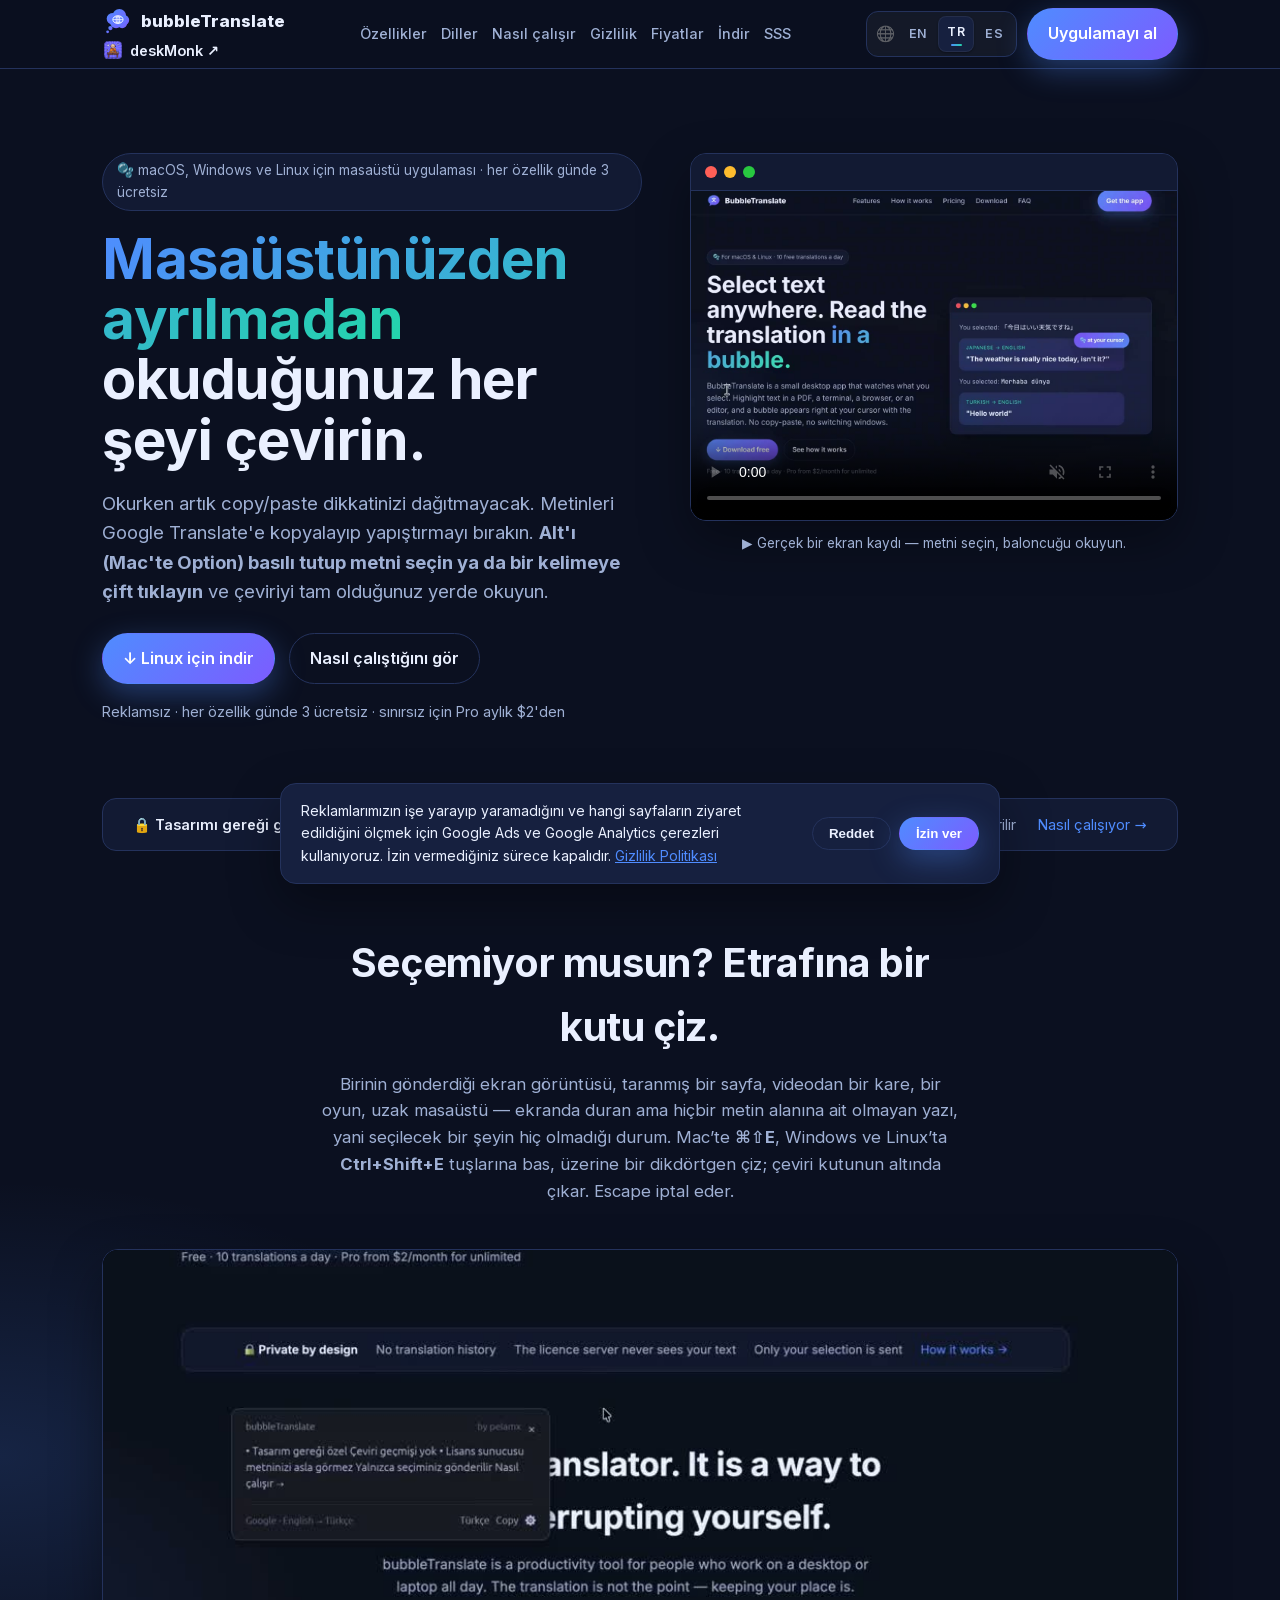
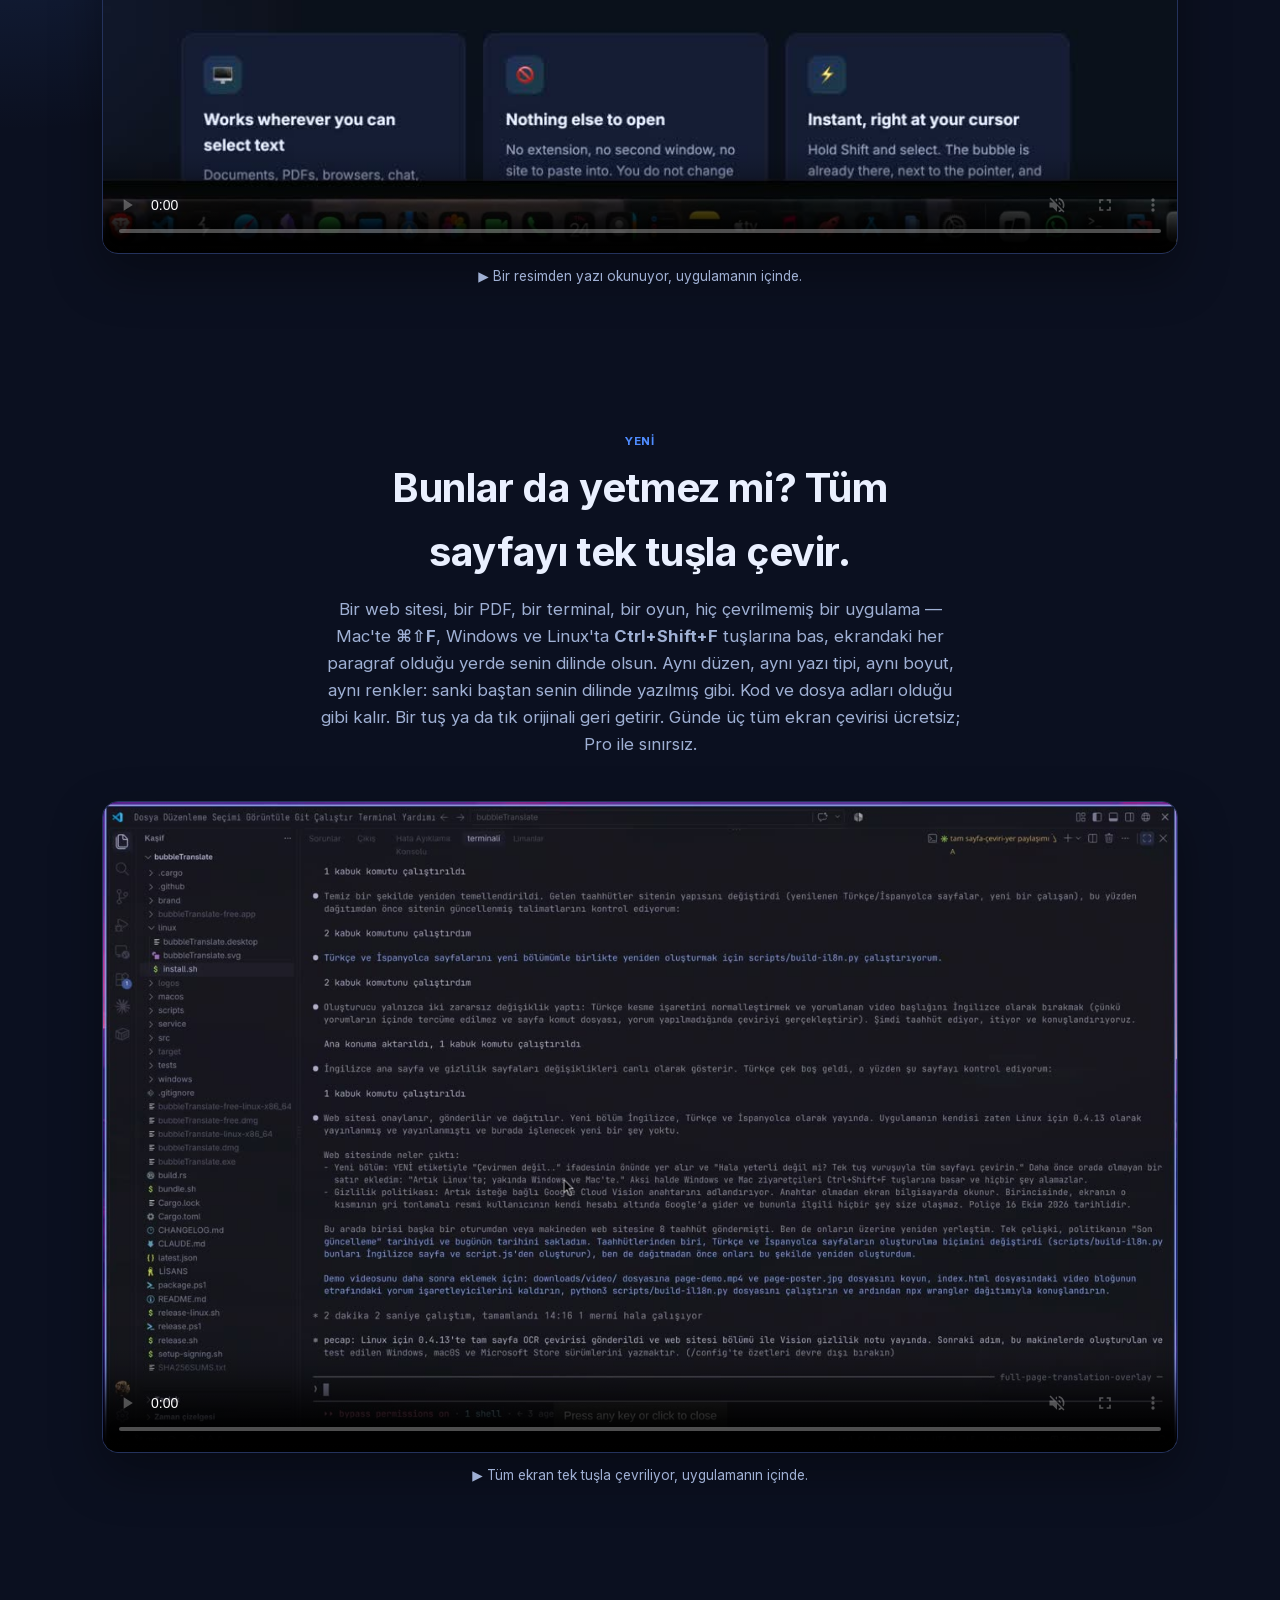
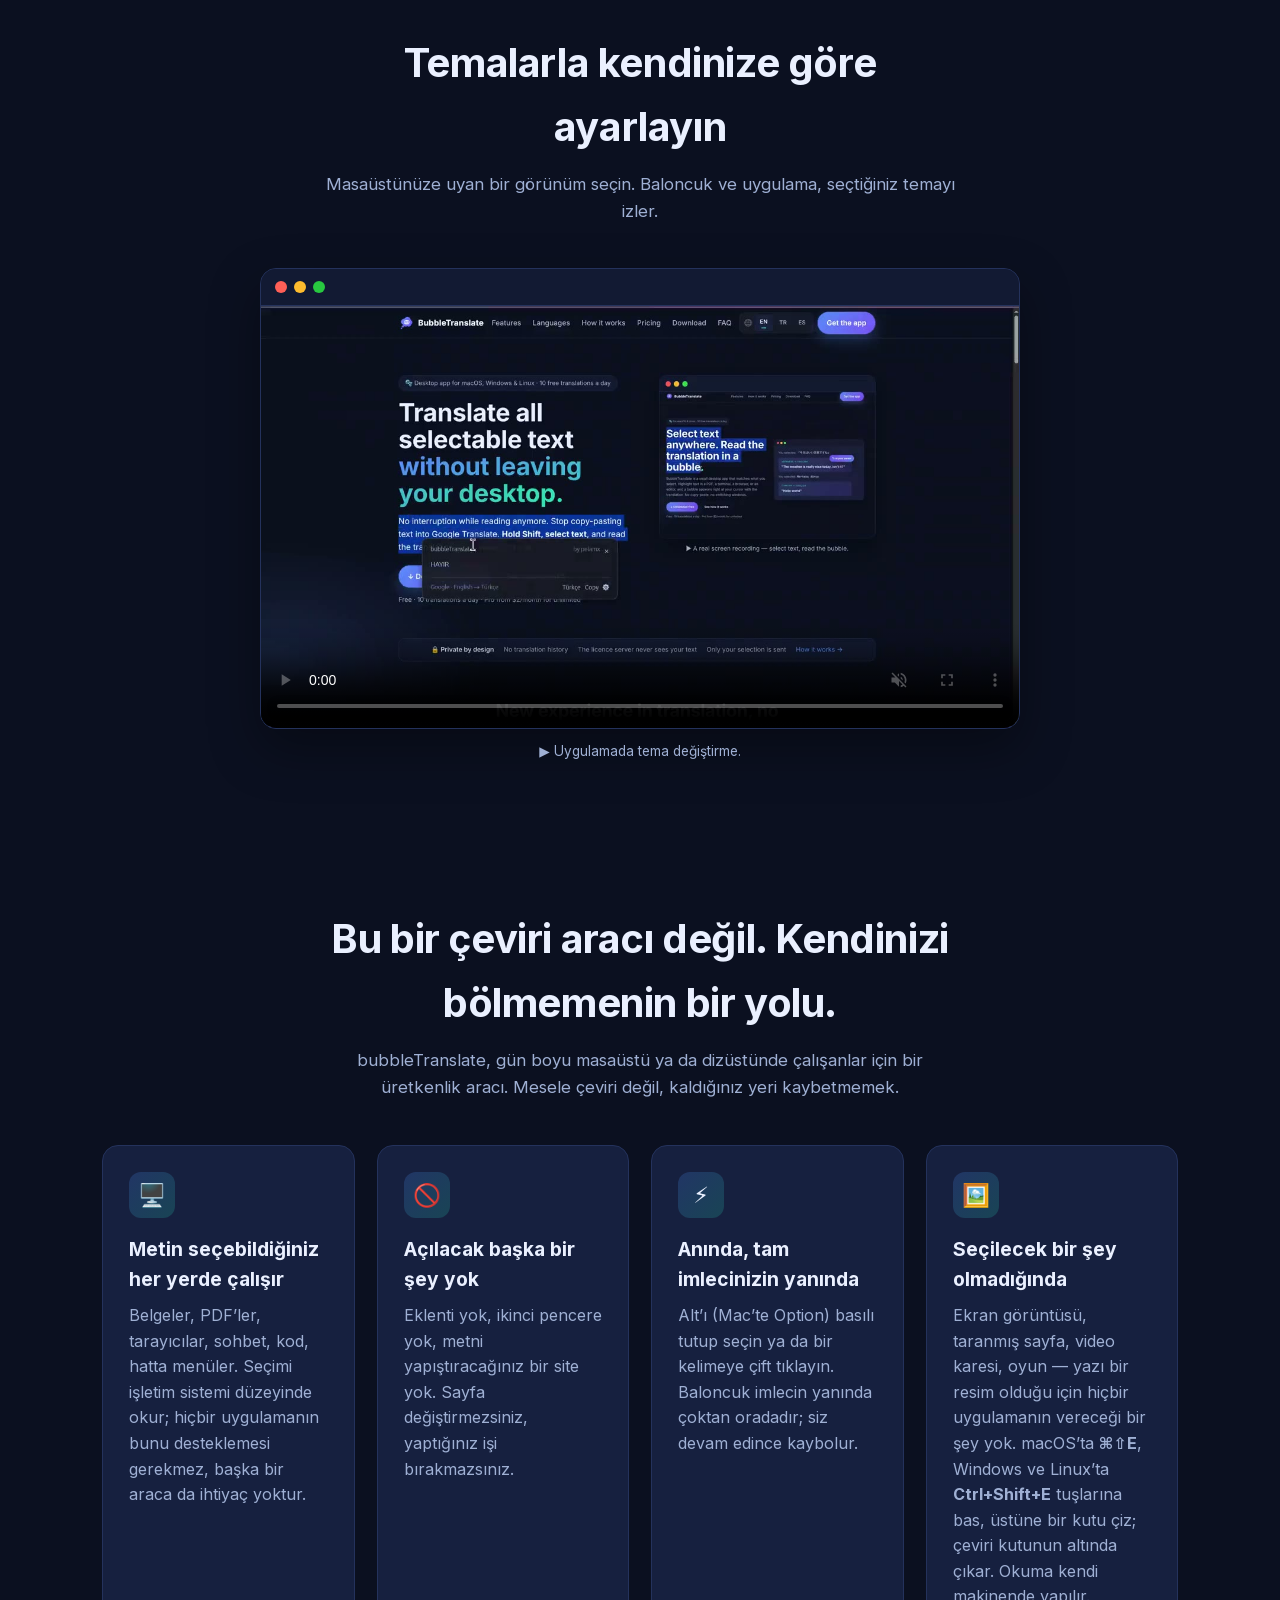
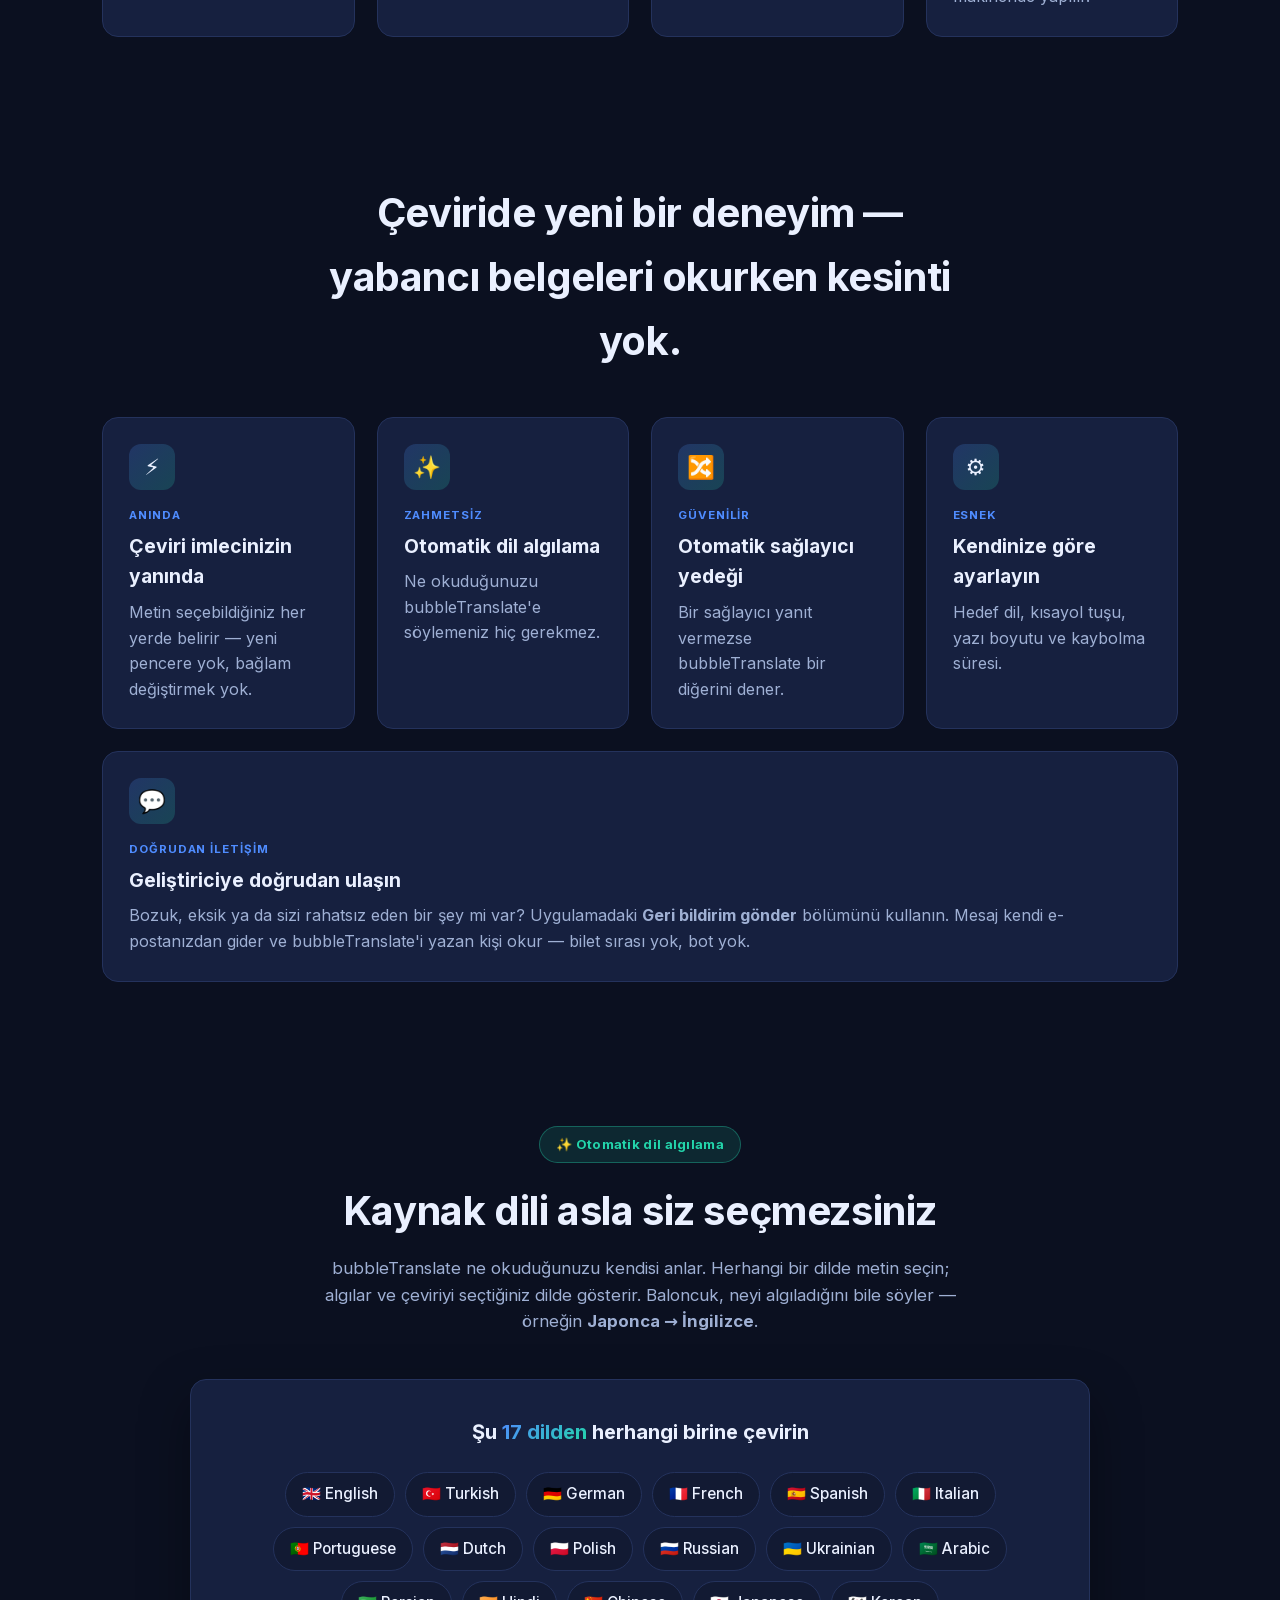
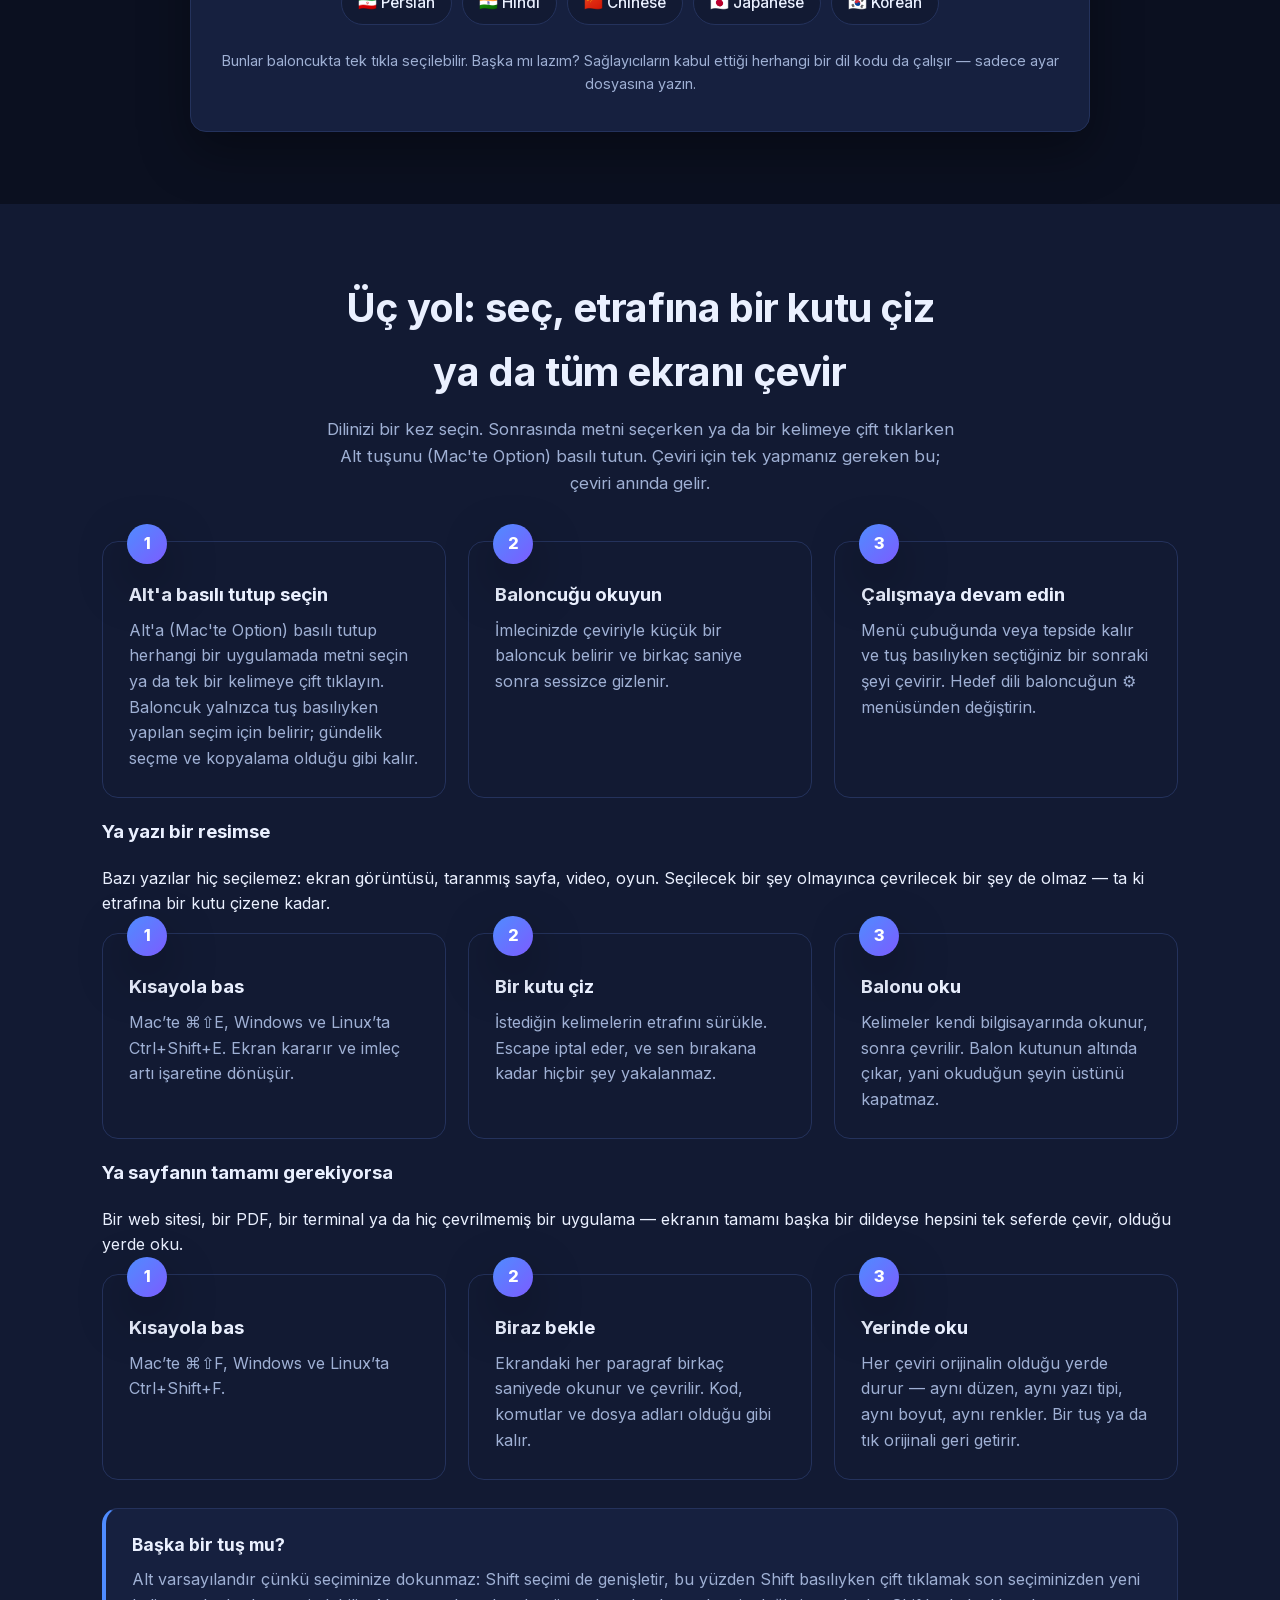
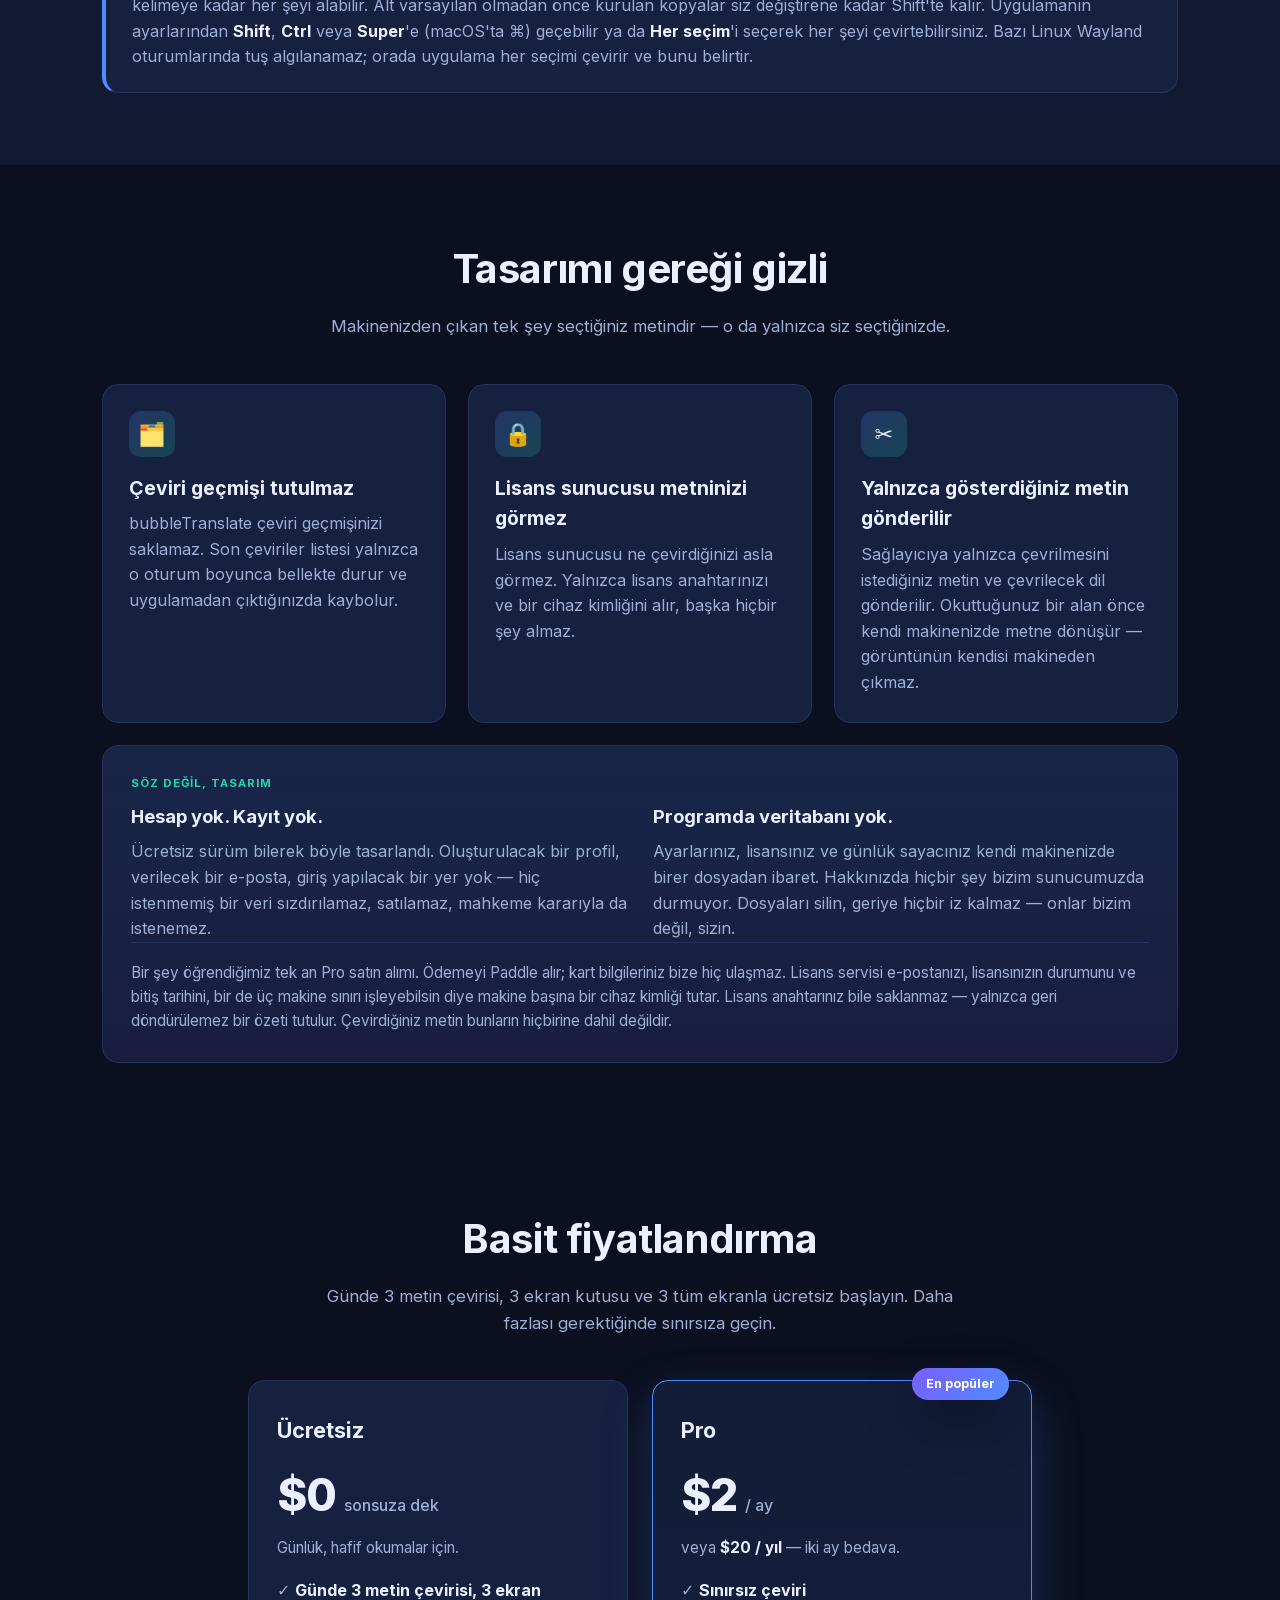
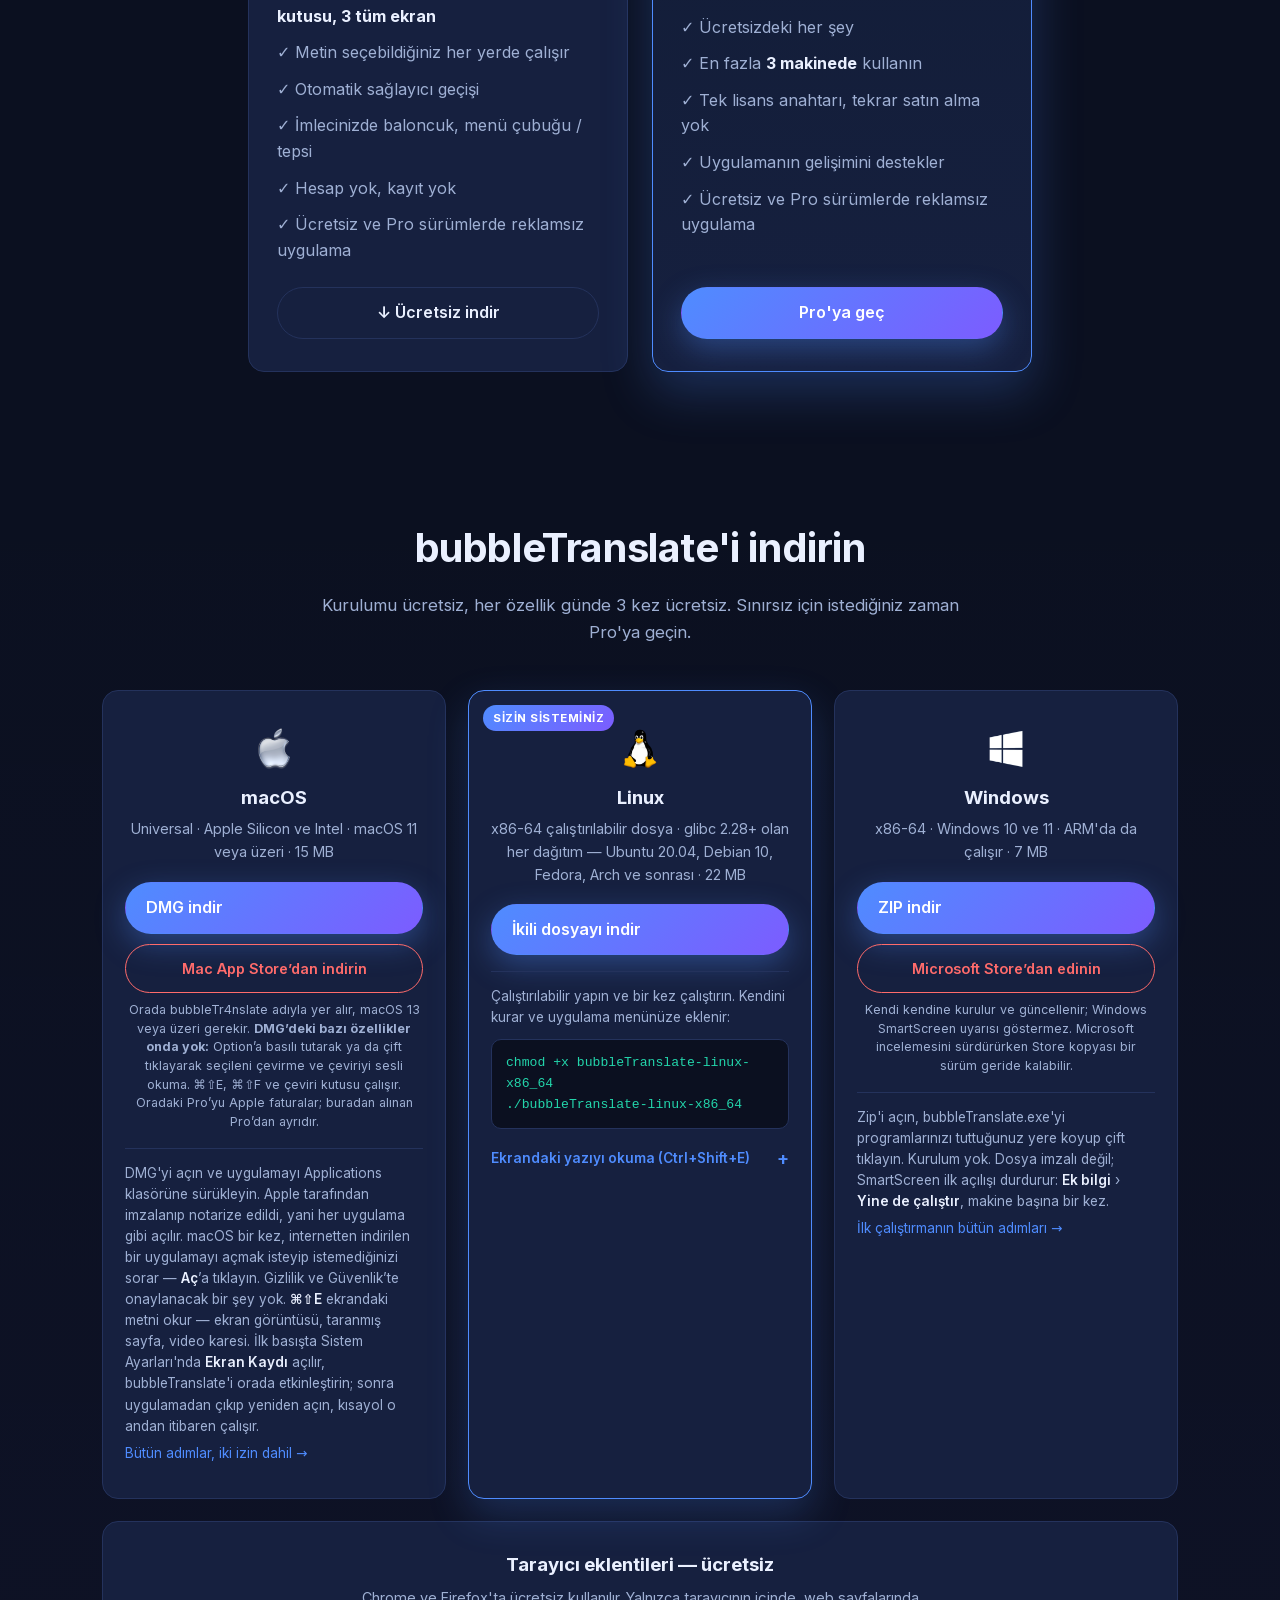
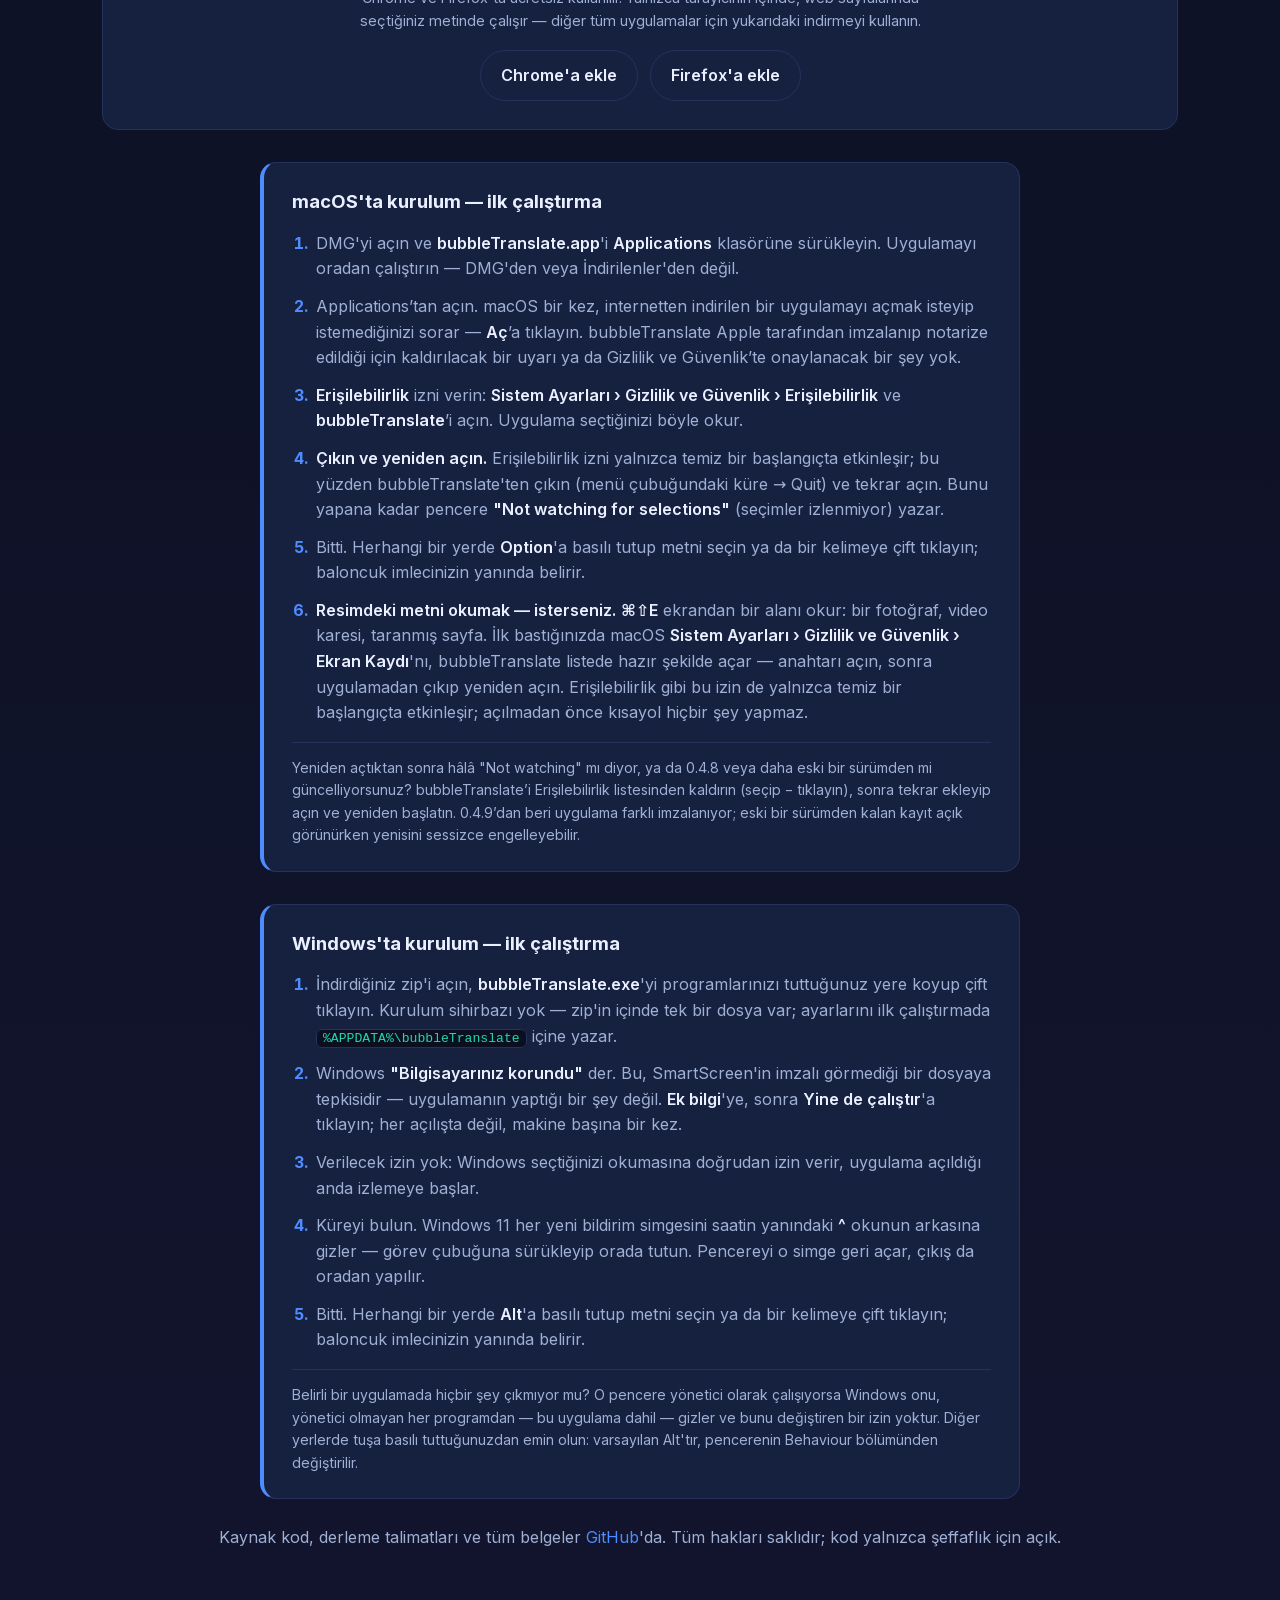
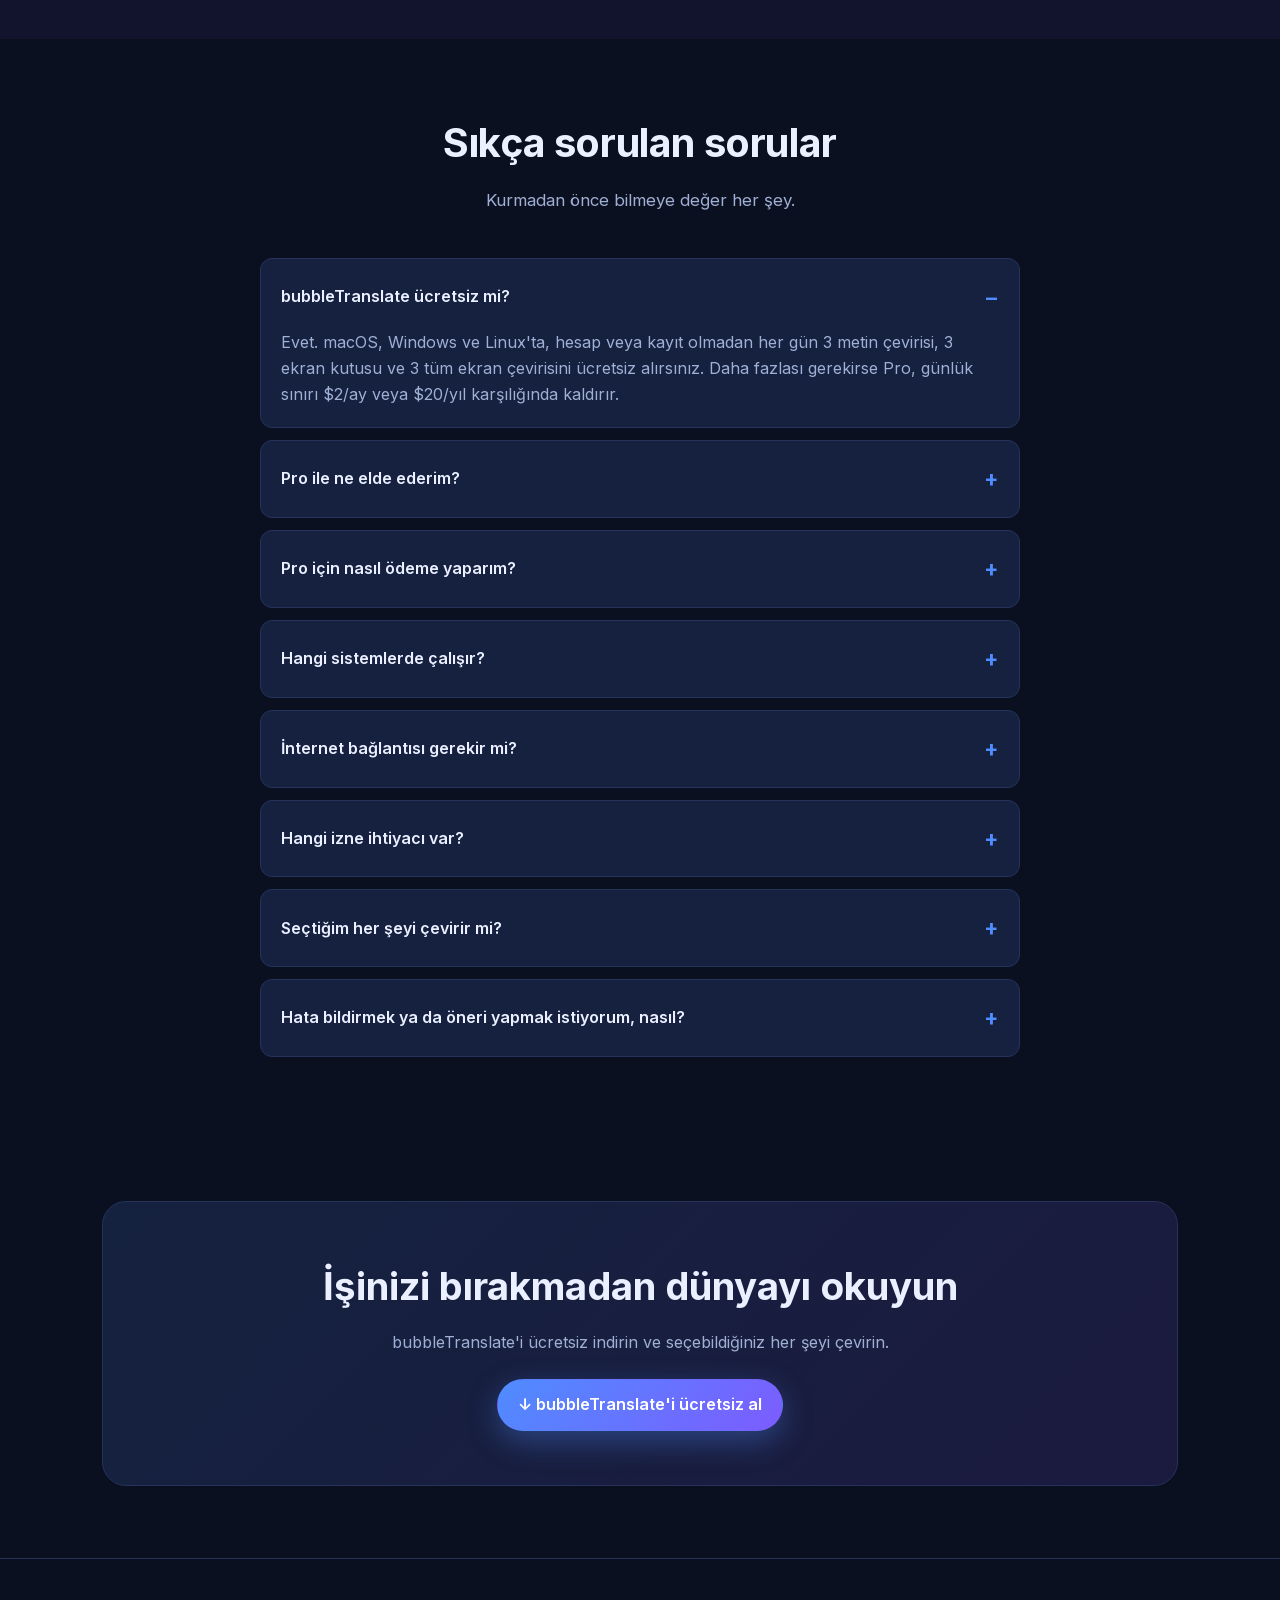
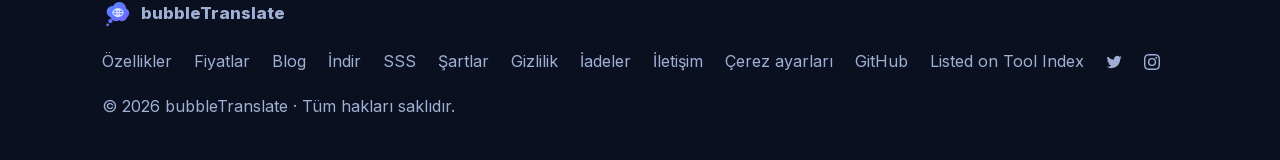
<file: tr/index.html>
<!DOCTYPE html>
<html lang="tr">
<head>
  <!-- Google tag (gtag.js), with Consent Mode v2: everything denied until the visitor allows it (consent.js). -->
  <script>
    window.dataLayer = window.dataLayer || [];
    function gtag(){dataLayer.push(arguments);}
    gtag('consent', 'default', {
      ad_storage: 'denied',
      ad_user_data: 'denied',
      ad_personalization: 'denied',
      analytics_storage: 'denied',
      wait_for_update: 500
    });
    try {
      if (/(?:^|; )bt_consent=granted(?:;|$)/.test(document.cookie) ||
          localStorage.getItem('bt-consent') === 'granted') {
        gtag('consent', 'update', {
          ad_storage: 'granted',
          ad_user_data: 'granted',
          ad_personalization: 'granted',
          analytics_storage: 'granted'
        });
      }
    } catch (e) {}
    gtag('set', 'ads_data_redaction', true);
    gtag('js', new Date());
    gtag('config', 'AW-18451580938');
  </script>
  <script async src="https://www.googletagmanager.com/gtag/js?id=AW-18451580938"></script>
  <!-- Google Tag Manager. After the consent defaults above, so its tags start out denied too. -->
  <script>(function(w,d,s,l,i){w[l]=w[l]||[];w[l].push({'gtm.start':
  new Date().getTime(),event:'gtm.js'});var f=d.getElementsByTagName(s)[0],
  j=d.createElement(s),dl=l!='dataLayer'?'&l='+l:'';j.async=true;j.src=
  'https://www.googletagmanager.com/gtm.js?id='+i+dl;f.parentNode.insertBefore(j,f);
  })(window,document,'script','dataLayer','GTM-MLKTRCKQ');</script>
  <!-- End Google Tag Manager -->
  <meta charset="UTF-8">
  <meta name="viewport" content="width=device-width, initial-scale=1.0">
  <title>bubbleTranslate — Masaüstünüzden ayrılmadan seçtiğiniz metni çevirin</title>
  <meta name="description" content="bubbleTranslate, macOS, Windows ve Linux için hafif bir masaüstü uygulamasıdır. Herhangi bir uygulamada metin seçin; imlecinizin yanında çevirisiyle bir baloncuk belirir. Her özellik günde 3 ücretsiz; sınırsız için Pro aylık $2'den başlar.">
  <meta name="theme-color" content="#0b1020">
  <meta property="og:title" content="bubbleTranslate — Masaüstünüzden ayrılmadan seçtiğiniz metni çevirin">
  <meta property="og:description" content="bubbleTranslate, macOS, Windows ve Linux için hafif bir masaüstü uygulamasıdır. Herhangi bir uygulamada metin seçin; imlecinizin yanında çevirisiyle bir baloncuk belirir. Her özellik günde 3 ücretsiz; sınırsız için Pro aylık $2'den başlar.">
  <meta property="og:type" content="website">
  <link rel="icon" type="image/svg+xml" href="/favicon.svg">
  <link rel="preload" href="/fonts/inter-latin.woff2" as="font" type="font/woff2" crossorigin>
  <link rel="stylesheet" href="/styles.css?v=20261114-sibling2">
  <link rel="canonical" href="https://bubbletranslate.app/tr/">
  <link rel="alternate" hreflang="en" href="https://bubbletranslate.app/">
  <link rel="alternate" hreflang="tr" href="https://bubbletranslate.app/tr/">
  <link rel="alternate" hreflang="es" href="https://bubbletranslate.app/es/">
  <link rel="alternate" hreflang="x-default" href="https://bubbletranslate.app/">
  <meta property="og:url" content="https://bubbletranslate.app/tr/">
  <meta property="og:site_name" content="bubbleTranslate">
  <meta property="og:locale" content="en">
  <meta property="og:image" content="https://bubbletranslate.app/downloads/video/poster.jpg">
  <meta property="og:image:alt" content="bubbleTranslate showing a translation bubble at the cursor">
  <meta name="twitter:card" content="summary_large_image">
  <meta name="twitter:site" content="@bubbletr4nslate">
  <meta name="twitter:creator" content="@bubbletr4nslate">
  <meta name="twitter:image" content="https://bubbletranslate.app/downloads/video/poster.jpg">
  <script type="application/ld+json">
  {
    "@context": "https://schema.org",
    "@type": "SoftwareApplication",
    "name": "bubbleTranslate",
    "applicationCategory": "UtilitiesApplication",
    "operatingSystem": "macOS, Windows, Linux",
    "url": "https://bubbletranslate.app/",
    "downloadUrl": "https://bubbletranslate.app/#download",
    "softwareHelp": "https://github.com/pelamx/bubbleTranslate",
    "description": "Select text in any app and a bubble appears at your cursor with the translation. 3 free a day of each feature; go unlimited with Pro.",
    "offers": [
      { "@type": "Offer", "price": "0", "priceCurrency": "USD", "name": "Free" },
      { "@type": "Offer", "price": "2", "priceCurrency": "USD", "name": "Pro (monthly)" },
      { "@type": "Offer", "price": "20", "priceCurrency": "USD", "name": "Pro (yearly)" }
    ]
  }
  </script>
  <!-- AdSense requests nothing until consent.js says consent was given:
       unpaused, it sets Google's ad cookie before anyone is asked. -->
  <script>(window.adsbygoogle = window.adsbygoogle || []).pauseAdRequests = 1;</script>
  <script async src="https://pagead2.googlesyndication.com/pagead/js/adsbygoogle.js?client=ca-pub-4957515354749245"
     crossorigin="anonymous"></script>
</head>
<body>
  <!-- Google Tag Manager (noscript) -->
  <noscript><iframe src="https://www.googletagmanager.com/ns.html?id=GTM-MLKTRCKQ"
  height="0" width="0" style="display:none;visibility:hidden"></iframe></noscript>
  <!-- End Google Tag Manager (noscript) -->
  <header class="site">
    <div class="container nav">
      <div class="brand-group">
      <a class="brand" href="#top">
        <img class="logo" src="/favicon.svg" alt="bubbleTranslate logo">
        bubbleTranslate
      </a>
        <a class="sibling" href="https://deskmonk.app"><img src="/logos/deskmonk.svg" alt="">deskMonk ↗</a>
      </div>
      <nav class="nav-links" id="navLinks">
        <a href="#features" data-i18n="nav.features">Özellikler</a>
        <a href="#languages" data-i18n="nav.languages">Diller</a>
        <a href="#how" data-i18n="nav.how">Nasıl çalışır</a>
        <a href="#privacy" data-i18n="nav.privacy">Gizlilik</a>
        <a href="pricing" data-i18n="nav.pricing">Fiyatlar</a>
        <a class="nav-mobile-only" href="/blog" data-i18n="nav.blog">Blog</a>
        <a href="#download" data-i18n="nav.download">İndir</a>
        <a href="#faq" data-i18n="nav.faq">SSS</a>
      </nav>
      <div class="nav-cta">
        <div class="lang-switch" id="langSwitch" role="group" aria-label="Language">
          <span class="lang-globe" aria-hidden="true">🌐</span>
          <button type="button" data-lang="en">EN</button>
          <button type="button" data-lang="tr">TR</button>
          <button type="button" data-lang="es">ES</button>
        </div>
        <a class="btn btn-primary" href="#download" data-i18n="nav.cta">Uygulamayı al</a>
        <button class="menu-btn" id="menuBtn" aria-label="Toggle menu">☰</button>
      </div>
    </div>
  </header>

  <main id="top">
    <!-- Hero -->
    <section class="hero">
      <div class="container hero-grid">
        <div>
          <span class="pill" data-i18n="hero.pill">🫧 macOS, Windows ve Linux için masaüstü uygulaması · her özellik günde 3 ücretsiz</span>
          <h1 data-i18n="hero.h1"><span class="grad">Masaüstünüzden ayrılmadan</span> okuduğunuz her şeyi çevirin.</h1>
          <p class="lead" data-i18n="hero.lead">Okurken artık copy/paste dikkatinizi dağıtmayacak. Metinleri Google Translate'e kopyalayıp yapıştırmayı bırakın. <b>Alt'ı (Mac'te Option) basılı tutup metni seçin ya da bir kelimeye çift tıklayın</b> ve çeviriyi tam olduğunuz yerde okuyun.</p>
          <div class="hero-actions">
            <a class="btn btn-primary" id="heroDownload" href="#download" data-i18n="hero.dlfree">↓ Ücretsiz indir</a>
            <a class="btn btn-ghost" href="#how" data-i18n="hero.see">Nasıl çalıştığını gör</a>
          </div>
          <p class="hero-note" data-i18n="hero.note">Reklamsız · her özellik günde 3 ücretsiz · sınırsız için Pro aylık $2'den</p>
        </div>
        <div class="mockup">
          <div class="video-frame">
            <div class="window-bar"><span class="dot r"></span><span class="dot y"></span><span class="dot g"></span></div>
            <video
              class="demo-video"
              controls
              autoplay
              muted
              loop
              playsinline
              preload="metadata"
              poster="/downloads/video/poster.jpg">
              <source src="/downloads/video/bubbleTranslate-demo.mp4" type="video/mp4">
              Your browser can't play this video.
              <a href="/downloads/video/bubbleTranslate-demo.mp4">Download the demo instead.</a>
            </video>
          </div>
          <p class="video-caption" data-i18n="video.caption">▶ Gerçek bir ekran kaydı — metni seçin, baloncuğu okuyun.</p>
        </div>
      </div>
    </section>

    <!-- Privacy, said once directly under the hero. The detail section is most
         of a page away, and a reader deciding whether to download a thing that
         watches their selections is deciding it here, not down there. -->
    <section class="trust">
      <div class="container">
        <a class="trust-row" href="#privacy">
          <span class="trust-lead" data-i18n="trust.lead">🔒 Tasarımı gereği gizli</span>
          <span data-i18n="trust.1">Çeviri geçmişi tutulmaz</span>
          <span data-i18n="trust.2">Lisans sunucusu metninizi hiç görmez</span>
          <span data-i18n="trust.3">Yalnızca seçtiğiniz metin gönderilir</span>
          <span class="trust-more" data-i18n="trust.more">Nasıl çalışıyor →</span>
        </a>
      </div>
    </section>

    <!-- The gesture for text that cannot be selected. Directly under the
         privacy row because it is the one feature that reads the screen, and
         somebody who has just been told what this app does with their data is
         owed that straight away rather than nine sections later. -->
    <section id="ocr">
      <div class="container">
        <div class="section-head">
          <h2 data-i18n="how.ocr.h3">Seçemiyor musun? Etrafına bir kutu çiz.</h2>
          <p data-i18n="how.ocr.p">Birinin gönderdiği ekran görüntüsü, taranmış bir sayfa, videodan bir kare, bir oyun, uzak masaüstü — ekranda duran ama hiçbir metin alanına ait olmayan yazı, yani seçilecek bir şeyin hiç olmadığı durum. Mac’te <b>⌘⇧E</b>, Windows ve Linux’ta <b>Ctrl+Shift+E</b> tuşlarına bas, üzerine bir dikdörtgen çiz; çeviri kutunun altında çıkar. Escape iptal eder.</p>
        </div>
        <div class="how-ocr">
          <div class="video-frame">
            <video
              class="demo-video"
              controls
              autoplay
              muted
              loop
              playsinline
              preload="metadata"
              poster="/downloads/video/ocr-poster.jpg">
              <source src="/downloads/video/ocr-demo.mp4" type="video/mp4">
              Your browser can't play this video.
              <a href="/downloads/video/ocr-demo.mp4">Download the demo instead.</a>
            </video>
          </div>
          <p class="video-caption" data-i18n="how.ocr.caption">▶ Bir resimden yazı okunuyor, uygulamanın içinde.</p>
        </div>
      </div>
    </section>

    <!-- The whole screen at once, Ctrl+Shift+F. Right after the box, because
         it is the same idea taken to the whole page. -->
    <section id="page">
      <div class="container">
        <div class="section-head">
          <p class="kicker" data-i18n="page.kicker">Yeni</p>
          <h2 data-i18n="page.h2">Bunlar da yetmez mi? Tüm sayfayı tek tuşla çevir.</h2>
          <p data-i18n="page.p">Bir web sitesi, bir PDF, bir terminal, bir oyun, hiç çevrilmemiş bir uygulama — Mac'te <b>⌘⇧F</b>, Windows ve Linux'ta <b>Ctrl+Shift+F</b> tuşlarına bas, ekrandaki her paragraf olduğu yerde senin dilinde olsun. Aynı düzen, aynı yazı tipi, aynı boyut, aynı renkler: sanki baştan senin dilinde yazılmış gibi. Kod ve dosya adları olduğu gibi kalır. Bir tuş ya da tık orijinali geri getirir. Günde üç tüm ekran çevirisi ücretsiz; Pro ile sınırsız.</p>
        </div>
        <div class="how-ocr">
          <div class="video-frame">
            <video
              class="demo-video"
              controls
              autoplay
              muted
              loop
              playsinline
              preload="metadata"
              poster="/downloads/video/page-poster.jpg">
              <source src="/downloads/video/page-demo.mp4" type="video/mp4">
              <a href="/downloads/video/page-demo.mp4">Download the demo instead.</a>
            </video>
          </div>
          <p class="video-caption" data-i18n="page.caption">▶ Tüm ekran tek tuşla çevriliyor, uygulamanın içinde.</p>
        </div>
      </div>
    </section>

    <!-- Themes -->
    <section id="themes">
      <div class="container">
        <div class="section-head">
          <h2 data-i18n="themes.head.h2">Temalarla kendinize göre ayarlayın</h2>
          <p data-i18n="themes.head.p">Masaüstünüze uyan bir görünüm seçin. Baloncuk ve uygulama, seçtiğiniz temayı izler.</p>
        </div>
        <div class="theme-preview">
          <div class="video-frame">
            <div class="window-bar"><span class="dot r"></span><span class="dot y"></span><span class="dot g"></span></div>
            <video
              class="demo-video"
              controls
              autoplay
              muted
              loop
              playsinline
              preload="metadata"
              poster="/downloads/video/theme-poster.jpg">
              <source src="/downloads/video/theme-demo.mp4" type="video/mp4">
              Your browser can't play this video.
              <a href="/downloads/video/theme-demo.mp4">Download the demo instead.</a>
            </video>
          </div>
          <p class="video-caption" data-i18n="themes.caption">▶ Uygulamada tema değiştirme.</p>
        </div>
      </div>
    </section>

    <!-- What this is, said plainly and early. People arrive assuming "another
         translator" and price it against a free website; the thing being sold
         is the interruption that does not happen. Positioned right after the
         privacy row, before any feature list, because it is the frame the rest
         of the page is read through. -->
    <section id="what" class="what">
      <div class="container">
        <div class="section-head">
          <h2 data-i18n="what.h2">Bu bir çeviri aracı değil. Kendinizi bölmemenin bir yolu.</h2>
          <p data-i18n="what.p">bubbleTranslate, gün boyu masaüstü ya da dizüstünde çalışanlar için bir üretkenlik aracı. Mesele çeviri değil, kaldığınız yeri kaybetmemek.</p>
        </div>
        <div class="grid-4">
          <div class="card"><div class="icon">🖥️</div><h3 data-i18n="what.1.h3">Metin seçebildiğiniz her yerde çalışır</h3><p data-i18n="what.1.p">Belgeler, PDF’ler, tarayıcılar, sohbet, kod, hatta menüler. Seçimi işletim sistemi düzeyinde okur; hiçbir uygulamanın bunu desteklemesi gerekmez, başka bir araca da ihtiyaç yoktur.</p></div>
          <div class="card"><div class="icon">🚫</div><h3 data-i18n="what.2.h3">Açılacak başka bir şey yok</h3><p data-i18n="what.2.p">Eklenti yok, ikinci pencere yok, metni yapıştıracağınız bir site yok. Sayfa değiştirmezsiniz, yaptığınız işi bırakmazsınız.</p></div>
          <div class="card"><div class="icon">⚡</div><h3 data-i18n="what.3.h3">Anında, tam imlecinizin yanında</h3><p data-i18n="what.3.p">Alt’ı (Mac’te Option) basılı tutup seçin ya da bir kelimeye çift tıklayın. Baloncuk imlecin yanında çoktan oradadır; siz devam edince kaybolur.</p></div>
          <div class="card"><div class="icon">🖼️</div><h3 data-i18n="what.4.h3">Seçilecek bir şey olmadığında</h3><p data-i18n="what.4.p">Ekran görüntüsü, taranmış sayfa, video karesi, oyun — yazı bir resim olduğu için hiçbir uygulamanın vereceği bir şey yok. macOS’ta <b>⌘⇧E</b>, Windows ve Linux’ta <b>Ctrl+Shift+E</b> tuşlarına bas, üstüne bir kutu çiz; çeviri kutunun altında çıkar. Okuma kendi makinende yapılır.</p></div>
        </div>
      </div>
    </section>

    <!-- Features -->
    <section id="features">
      <div class="container">
        <div class="section-head">
          <h2 data-i18n="feat.head.h2">Çeviride yeni bir deneyim — yabancı belgeleri okurken kesinti yok.</h2>
        </div>
        <div class="grid-4">
          <div class="card"><div class="icon">⚡</div><p class="kicker" data-i18n="feat.1.kicker">Anında</p><h3 data-i18n="feat.1.h3">Çeviri imlecinizin yanında</h3><p data-i18n="feat.1.p">Metin seçebildiğiniz her yerde belirir — yeni pencere yok, bağlam değiştirmek yok.</p></div>
          <div class="card"><div class="icon">✨</div><p class="kicker" data-i18n="feat.2.kicker">Zahmetsiz</p><h3 data-i18n="feat.2.h3">Otomatik dil algılama</h3><p data-i18n="feat.2.p">Ne okuduğunuzu bubbleTranslate'e söylemeniz hiç gerekmez.</p></div>
          <div class="card"><div class="icon">🔀</div><p class="kicker" data-i18n="feat.3.kicker">Güvenilir</p><h3 data-i18n="feat.3.h3">Otomatik sağlayıcı yedeği</h3><p data-i18n="feat.3.p">Bir sağlayıcı yanıt vermezse bubbleTranslate bir diğerini dener.</p></div>
          <div class="card"><div class="icon">⚙️</div><p class="kicker" data-i18n="feat.4.kicker">Esnek</p><h3 data-i18n="feat.4.h3">Kendinize göre ayarlayın</h3><p data-i18n="feat.4.p">Hedef dil, kısayol tuşu, yazı boyutu ve kaybolma süresi.</p></div>
          <div class="card" style="grid-column: 1 / -1"><div class="icon">💬</div><p class="kicker" data-i18n="feat.5.kicker">Doğrudan iletişim</p><h3 data-i18n="feat.5.h3">Geliştiriciye doğrudan ulaşın</h3><p data-i18n="feat.5.p">Bozuk, eksik ya da sizi rahatsız eden bir şey mi var? Uygulamadaki <b>Geri bildirim gönder</b> bölümünü kullanın. Mesaj kendi e-postanızdan gider ve bubbleTranslate'i yazan kişi okur — bilet sırası yok, bot yok.</p></div>
        </div>
      </div>
    </section>

    <!-- Languages -->
    <section id="languages">
      <div class="container">
        <div class="section-head">
          <span class="detect-badge" data-i18n="lang.badge">✨ Otomatik dil algılama</span>
          <h2 data-i18n="lang.h2">Kaynak dili asla siz seçmezsiniz</h2>
          <p data-i18n="lang.p">bubbleTranslate ne okuduğunuzu kendisi anlar. Herhangi bir dilde metin seçin; algılar ve çeviriyi seçtiğiniz dilde gösterir. Baloncuk, neyi algıladığını bile söyler — örneğin <b>Japonca&nbsp;→&nbsp;İngilizce</b>.</p>
        </div>

        <div class="lang-panel">
          <h3 class="lang-title" data-i18n="lang.title">Şu <span class="lang-count">17 dilden</span> herhangi birine çevirin</h3>
          <div class="lang-chips">
            <span class="lang-chip">🇬🇧 English</span>
            <span class="lang-chip">🇹🇷 Turkish</span>
            <span class="lang-chip">🇩🇪 German</span>
            <span class="lang-chip">🇫🇷 French</span>
            <span class="lang-chip">🇪🇸 Spanish</span>
            <span class="lang-chip">🇮🇹 Italian</span>
            <span class="lang-chip">🇵🇹 Portuguese</span>
            <span class="lang-chip">🇳🇱 Dutch</span>
            <span class="lang-chip">🇵🇱 Polish</span>
            <span class="lang-chip">🇷🇺 Russian</span>
            <span class="lang-chip">🇺🇦 Ukrainian</span>
            <span class="lang-chip">🇸🇦 Arabic</span>
            <span class="lang-chip">🇮🇷 Persian</span>
            <span class="lang-chip">🇮🇳 Hindi</span>
            <span class="lang-chip">🇨🇳 Chinese</span>
            <span class="lang-chip">🇯🇵 Japanese</span>
            <span class="lang-chip">🇰🇷 Korean</span>
          </div>
          <p class="lang-note" data-i18n="lang.note">Bunlar baloncukta tek tıkla seçilebilir. Başka mı lazım? Sağlayıcıların kabul ettiği herhangi bir dil kodu da çalışır — sadece ayar dosyasına yazın.</p>
        </div>
      </div>
    </section>

    <!-- How it works -->
    <section id="how" style="background: var(--bg-soft);">
      <div class="container">
        <div class="section-head">
          <h2 data-i18n="how.head.h2">Üç yol: seç, etrafına bir kutu çiz ya da tüm ekranı çevir</h2>
          <p data-i18n="how.head.p">Dilinizi bir kez seçin. Sonrasında metni seçerken ya da bir kelimeye çift tıklarken Alt tuşunu (Mac'te Option) basılı tutun. Çeviri için tek yapmanız gereken bu; çeviri anında gelir.</p>
        </div>
        <div class="steps">
          <div class="step"><h3 data-i18n="how.1.h3">Alt'a basılı tutup seçin</h3><p data-i18n="how.1.p">Alt'a (Mac'te Option) basılı tutup herhangi bir uygulamada metni seçin ya da tek bir kelimeye çift tıklayın. Baloncuk yalnızca tuş basılıyken yapılan seçim için belirir; gündelik seçme ve kopyalama olduğu gibi kalır.</p></div>
          <div class="step"><h3 data-i18n="how.2.h3">Baloncuğu okuyun</h3><p data-i18n="how.2.p">İmlecinizde çeviriyle küçük bir baloncuk belirir ve birkaç saniye sonra sessizce gizlenir.</p></div>
          <div class="step"><h3 data-i18n="how.3.h3">Çalışmaya devam edin</h3><p data-i18n="how.3.p">Menü çubuğunda veya tepside kalır ve tuş basılıyken seçtiğiniz bir sonraki şeyi çevirir. Hedef dili baloncuğun ⚙ menüsünden değiştirin.</p></div>
        </div>
        <div class="how-pic">
          <h3 data-i18n="how.pic.h3">Ya yazı bir resimse</h3>
          <p data-i18n="how.pic.p">Bazı yazılar hiç seçilemez: ekran görüntüsü, taranmış sayfa, video, oyun. Seçilecek bir şey olmayınca çevrilecek bir şey de olmaz — ta ki etrafına bir kutu çizene kadar.</p>
        </div>
        <div class="steps">
          <div class="step"><h3 data-i18n="how.pic.1.h3">Kısayola bas</h3><p data-i18n="how.pic.1.p">Mac’te ⌘⇧E, Windows ve Linux’ta Ctrl+Shift+E. Ekran kararır ve imleç artı işaretine dönüşür.</p></div>
          <div class="step"><h3 data-i18n="how.pic.2.h3">Bir kutu çiz</h3><p data-i18n="how.pic.2.p">İstediğin kelimelerin etrafını sürükle. Escape iptal eder, ve sen bırakana kadar hiçbir şey yakalanmaz.</p></div>
          <div class="step"><h3 data-i18n="how.pic.3.h3">Balonu oku</h3><p data-i18n="how.pic.3.p">Kelimeler kendi bilgisayarında okunur, sonra çevrilir. Balon kutunun altında çıkar, yani okuduğun şeyin üstünü kapatmaz.</p></div>
        </div>
        <div class="how-pic">
          <h3 data-i18n="how.page.h3">Ya sayfanın tamamı gerekiyorsa</h3>
          <p data-i18n="how.page.p">Bir web sitesi, bir PDF, bir terminal ya da hiç çevrilmemiş bir uygulama — ekranın tamamı başka bir dildeyse hepsini tek seferde çevir, olduğu yerde oku.</p>
        </div>
        <div class="steps">
          <div class="step"><h3 data-i18n="how.page.1.h3">Kısayola bas</h3><p data-i18n="how.page.1.p">Mac’te ⌘⇧F, Windows ve Linux’ta Ctrl+Shift+F.</p></div>
          <div class="step"><h3 data-i18n="how.page.2.h3">Biraz bekle</h3><p data-i18n="how.page.2.p">Ekrandaki her paragraf birkaç saniyede okunur ve çevrilir. Kod, komutlar ve dosya adları olduğu gibi kalır.</p></div>
          <div class="step"><h3 data-i18n="how.page.3.h3">Yerinde oku</h3><p data-i18n="how.page.3.p">Her çeviri orijinalin olduğu yerde durur — aynı düzen, aynı yazı tipi, aynı boyut, aynı renkler. Bir tuş ya da tık orijinali geri getirir.</p></div>
        </div>
        <div class="how-note">
          <h3 data-i18n="how.note.h3">Başka bir tuş mu?</h3>
          <p data-i18n="how.note.p">Alt varsayılandır çünkü seçiminize dokunmaz: Shift seçimi de genişletir, bu yüzden Shift basılıyken çift tıklamak son seçiminizden yeni kelimeye kadar her şeyi alabilir. Alt varsayılan olmadan önce kurulan kopyalar siz değiştirene kadar Shift'te kalır. Uygulamanın ayarlarından <b>Shift</b>, <b>Ctrl</b> veya <b>Super</b>'e (macOS'ta ⌘) geçebilir ya da <b>Her seçim</b>'i seçerek her şeyi çevirtebilirsiniz. Bazı Linux Wayland oturumlarında tuş algılanamaz; orada uygulama her seçimi çevirir ve bunu belirtir.</p>
        </div>
      </div>
    </section>

    <!-- Privacy -->
    <section id="privacy">
      <div class="container">
        <div class="section-head">
          <h2 data-i18n="priv.head.h2">Tasarımı gereği gizli</h2>
          <p data-i18n="priv.head.p">Makinenizden çıkan tek şey seçtiğiniz metindir — o da yalnızca siz seçtiğinizde.</p>
        </div>
        <div class="grid-3">
          <div class="card"><div class="icon">🗂️</div><h3 data-i18n="priv.1.h3">Çeviri geçmişi tutulmaz</h3><p data-i18n="priv.1.p">bubbleTranslate çeviri geçmişinizi saklamaz. Son çeviriler listesi yalnızca o oturum boyunca bellekte durur ve uygulamadan çıktığınızda kaybolur.</p></div>
          <div class="card"><div class="icon">🔒</div><h3 data-i18n="priv.2.h3">Lisans sunucusu metninizi görmez</h3><p data-i18n="priv.2.p">Lisans sunucusu ne çevirdiğinizi asla görmez. Yalnızca lisans anahtarınızı ve bir cihaz kimliğini alır, başka hiçbir şey almaz.</p></div>
          <div class="card"><div class="icon">✂️</div><h3 data-i18n="priv.3.h3">Yalnızca gösterdiğiniz metin gönderilir</h3><p data-i18n="priv.3.p">Sağlayıcıya yalnızca çevrilmesini istediğiniz metin ve çevrilecek dil gönderilir. Okuttuğunuz bir alan önce kendi makinenizde metne dönüşür — görüntünün kendisi makineden çıkmaz.</p></div>
        </div>
        <div class="priv-arch">
          <span class="tag" data-i18n="priv.arch.tag">Söz değil, tasarım</span>
          <div class="priv-arch-grid">
            <div>
              <h3 data-i18n="priv.arch.1.h3">Hesap yok. Kayıt yok.</h3>
              <p data-i18n="priv.arch.1.p">Ücretsiz sürüm bilerek böyle tasarlandı. Oluşturulacak bir profil, verilecek bir e-posta, giriş yapılacak bir yer yok — hiç istenmemiş bir veri sızdırılamaz, satılamaz, mahkeme kararıyla da istenemez.</p>
            </div>
            <div>
              <h3 data-i18n="priv.arch.2.h3">Programda veritabanı yok.</h3>
              <p data-i18n="priv.arch.2.p">Ayarlarınız, lisansınız ve günlük sayacınız kendi makinenizde birer dosyadan ibaret. Hakkınızda hiçbir şey bizim sunucumuzda durmuyor. Dosyaları silin, geriye hiçbir iz kalmaz — onlar bizim değil, sizin.</p>
            </div>
          </div>
          <p class="priv-arch-foot" data-i18n="priv.arch.foot">Bir şey öğrendiğimiz tek an Pro satın alımı. Ödemeyi Paddle alır; kart bilgileriniz bize hiç ulaşmaz. Lisans servisi e-postanızı, lisansınızın durumunu ve bitiş tarihini, bir de üç makine sınırı işleyebilsin diye makine başına bir cihaz kimliği tutar. Lisans anahtarınız bile saklanmaz — yalnızca geri döndürülemez bir özeti tutulur. Çevirdiğiniz metin bunların hiçbirine dahil değildir.</p>
        </div>
      </div>
    </section>

    <!-- Pricing -->
    <section id="pricing">
      <div class="container">
        <div class="section-head">
          <h2 data-i18n="price.head.h2">Basit fiyatlandırma</h2>
          <p data-i18n="price.head.p">Günde 3 metin çevirisi, 3 ekran kutusu ve 3 tüm ekranla ücretsiz başlayın. Daha fazlası gerektiğinde sınırsıza geçin.</p>
        </div>
        <div class="pricing">
          <div class="price-card">
            <h3 data-i18n="price.free.h3">Ücretsiz</h3>
            <div class="price"><span class="amount">$0</span><span class="per" data-i18n="price.free.per">sonsuza dek</span></div>
            <p class="price-tag" data-i18n="price.free.tag">Günlük, hafif okumalar için.</p>
            <ul class="plan-list">
              <li data-i18n="price.free.1">✓ <b>Günde 3 metin çevirisi, 3 ekran kutusu, 3 tüm ekran</b></li>
              <li data-i18n="price.free.2">✓ Metin seçebildiğiniz her yerde çalışır</li>
              <li data-i18n="price.free.3">✓ Otomatik sağlayıcı geçişi</li>
              <li data-i18n="price.free.4">✓ İmlecinizde baloncuk, menü çubuğu / tepsi</li>
              <li data-i18n="price.free.5">✓ Hesap yok, kayıt yok</li>
              <li data-i18n="price.adfree">✓ Ücretsiz ve Pro sürümlerde reklamsız uygulama</li>
            </ul>
            <a class="btn btn-ghost plan-cta" href="#download" data-i18n="price.free.cta">↓ Ücretsiz indir</a>
          </div>

          <div class="price-card featured">
            <div class="ribbon" data-i18n="price.pro.ribbon">En popüler</div>
            <h3 data-i18n="price.pro.h3">Pro</h3>
            <div class="price"><span class="amount">$2</span><span class="per" data-i18n="price.pro.per">/ ay</span></div>
            <p class="price-tag" data-i18n="price.pro.tag">veya <b>$20 / yıl</b> — iki ay bedava.</p>
            <ul class="plan-list">
              <li data-i18n="price.pro.1">✓ <b>Sınırsız çeviri</b></li>
              <li data-i18n="price.pro.2">✓ Ücretsizdeki her şey</li>
              <li data-i18n="price.pro.3">✓ En fazla <b>3 makinede</b> kullanın</li>
              <li data-i18n="price.pro.4">✓ Tek lisans anahtarı, tekrar satın alma yok</li>
              <li data-i18n="price.pro.5">✓ Uygulamanın gelişimini destekler</li>
              <li data-i18n="price.adfree">✓ Ücretsiz ve Pro sürümlerde reklamsız uygulama</li>
            </ul>
            <a class="btn btn-primary plan-cta" id="proBuy" href="https://api.bubbletranslate.app/buy?src=home" data-i18n="price.pro.cta">Pro'ya geç</a>
          </div>
        </div>
      </div>
    </section>

    <!-- Download -->
    <section id="download" class="download">
      <div class="container">
        <div class="section-head">
          <h2 data-i18n="dl.head.h2">bubbleTranslate'i indirin</h2>
          <p data-i18n="dl.head.p">Kurulumu ücretsiz, her özellik günde 3 kez ücretsiz. Sınırsız için istediğiniz zaman Pro'ya geçin.</p>
        </div>
        <div class="dl-grid">
          <div class="dl-card" data-os="mac">
            <div class="os"><img src="/logos/apple.png" alt="" aria-hidden="true" width="44" height="44" loading="lazy" decoding="async"></div>
            <h3>macOS <span class="dl-ver" data-ver="mac" hidden></span></h3>
            <p data-i18n="dl.mac.desc">Universal · Apple Silicon ve Intel · macOS 11 veya üzeri · 15&nbsp;MB</p>
            <a class="btn btn-primary" href="https://github.com/pelamx/downloads/releases/latest" download data-i18n="dl.mac.btn">DMG indir</a>
            <a class="btn btn-ghost dl-store" href="https://apps.apple.com/app/bubbletr4nslate/id6823892113" data-i18n="dl.mac.store">Mac App Store’dan indirin</a>
            <span class="dl-store-note" data-i18n="dl.mac.store.note">Orada bubbleTr4nslate adıyla yer alır, macOS 13 veya üzeri gerekir. <b>DMG’deki bazı özellikler onda yok:</b> Option’a basılı tutarak ya da çift tıklayarak seçileni çevirme ve çeviriyi sesli okuma. ⌘⇧E, ⌘⇧F ve çeviri kutusu çalışır. Oradaki Pro’yu Apple faturalar; buradan alınan Pro’dan ayrıdır.</span>
            <div class="after-download" id="mac-after" hidden>
              <p class="after-h" data-i18n="dl.mac.after.h">İndirildi. İki adımda çalışıyor.</p>
              <ol>
                <li data-i18n="dl.mac.after.1">DMG’yi açın ve <b>bubbleTranslate</b>’i <b>Applications</b> klasörüne sürükleyin.</li>
                <li data-i18n="dl.mac.after.2">Applications’tan açın. macOS bir kez, internetten indirilen bir uygulamayı açmak isteyip istemediğinizi sorar — <b>Aç</b>’a tıklayın. Uygulama Apple tarafından notarize edildiği için tek soru bu.</li>
                <li data-i18n="dl.mac.after.3">Sonra <b>Gizlilik ve Güvenlik › Erişilebilirlik</b> altında <b>bubbleTranslate</b>’i açın ve uygulamayı yeniden başlatın. Seçtiğinizi böyle okuyor.</li>
              </ol>
            </div>
            <div class="install-note">
              <span data-i18n="dl.mac.run">DMG'yi açın ve uygulamayı Applications klasörüne sürükleyin.</span>
              <span data-i18n="dl.mac.block">Apple tarafından imzalanıp notarize edildi, yani her uygulama gibi açılır. macOS bir kez, internetten indirilen bir uygulamayı açmak isteyip istemediğinizi sorar — <b>Aç</b>’a tıklayın. Gizlilik ve Güvenlik’te onaylanacak bir şey yok.</span>
              <span data-i18n="dl.mac.ocr"><b>⌘⇧E</b> ekrandaki metni okur — ekran görüntüsü, taranmış sayfa, video karesi. İlk basışta Sistem Ayarları'nda <b>Ekran Kaydı</b> açılır, bubbleTranslate'i orada etkinleştirin; sonra uygulamadan çıkıp yeniden açın, kısayol o andan itibaren çalışır.</span>
              <a class="install-more" href="#mac-install" data-i18n="dl.mac.more">Bütün adımlar, iki izin dahil →</a>
            </div>
          </div>
          <div class="dl-card" data-os="linux">
            <div class="os"><img src="/logos/linux.png" alt="" aria-hidden="true" width="44" height="44" loading="lazy" decoding="async"></div>
            <h3>Linux <span class="dl-ver" data-ver="linux" hidden></span></h3>
            <p data-i18n="dl.linux.desc">x86-64 çalıştırılabilir dosya · glibc 2.28+ olan her dağıtım — Ubuntu 20.04, Debian 10, Fedora, Arch ve sonrası · 22&nbsp;MB</p>
            <a class="btn btn-primary" href="https://github.com/pelamx/downloads/releases/latest" download data-i18n="dl.linux.btn">İkili dosyayı indir</a>
            <div class="install-note">
              <span data-i18n="dl.linux.run">Çalıştırılabilir yapın ve bir kez çalıştırın. Kendini kurar ve uygulama menünüze eklenir:</span>
              <pre><code>chmod +x bubbleTranslate-linux-x86_64
./bubbleTranslate-linux-x86_64</code></pre>
              <details class="install-details">
              <summary data-i18n="dl.linux.ocr.sum">Ekrandaki yazıyı okuma (Ctrl+Shift+E)</summary>
              <span data-i18n="dl.linux.ocr"><b>Ctrl+Shift+E</b> ekrandaki yazıyı kurulum gerektirmeden okur: dahili okuyucu ilk kullanımda indirilir (12&nbsp;MB). Ancak yalnızca aksansız harfleri tanır — ç, ğ, ş, é, ü düz c, g, s, e, u olarak okunur; Kiril, Arapça ya da Çince hiç okunmaz, ve harfi eksik bir kelime başka bir kelime gibi çevrilebilir. <b>Düzgün okuması için Tesseract'ı kurun</b>; okuduğunuz her dil için bir dil paketiyle (tur, eng, deu, spa…). Kurulduğunda okumayı o yapar:</span>
              <pre><code># Ubuntu / Debian
sudo apt install tesseract-ocr tesseract-ocr-tur
# Fedora
sudo dnf install tesseract tesseract-langpack-tur
# Arch
sudo pacman -S tesseract tesseract-data-tur</code></pre>
              <span data-i18n="dl.linux.note2">Bir kez kurulur, her güncellemede yerinde kalır; seçili metni çevirmek için hiçbiri gerekmez. X11, Hyprland, sway, GNOME ve KDE'de çalışır — GNOME ve KDE'de masaüstünüz bir kez bubbleTranslate'in ekran görüntüsü almasına izin verip vermeyeceğinizi sorabilir.</span>
              </details>
            </div>
          </div>
          <div class="dl-card" data-os="windows">
            <div class="os"><img src="/logos/windows.png" alt="" aria-hidden="true" width="44" height="44" loading="lazy" decoding="async"></div>
            <h3>Windows <span class="dl-ver" data-ver="windows" hidden></span></h3>
            <p data-i18n="dl.win.desc">x86-64 · Windows 10 ve 11 · ARM'da da çalışır · 7&nbsp;MB</p>
            <a class="btn btn-primary" href="https://github.com/pelamx/downloads/releases/latest" download data-i18n="dl.win.btn">ZIP indir</a>
            <a class="btn btn-ghost dl-store" href="https://apps.microsoft.com/detail/9NLPPHV0JLDJ" data-i18n="dl.win.store">Microsoft Store’dan edinin</a>
            <span class="dl-store-note" data-i18n="dl.win.store.note">Kendi kendine kurulur ve güncellenir; Windows SmartScreen uyarısı göstermez. Microsoft incelemesini sürdürürken Store kopyası bir sürüm geride kalabilir.</span>
            <div class="after-download" id="win-after" hidden>
              <p class="after-h" data-i18n="dl.win.after.h">İndirildi. Windows açmayı reddedecek — geçiş yolu şu.</p>
              <ol>
                <li data-i18n="dl.win.after.1">Zip’i açın, <b>bubbleTranslate.exe</b>’yi programlarınızı tuttuğunuz yere koyun ve çift tıklayın. Kurulacak bir şey yok.</li>
                <li data-i18n="dl.win.after.2">Windows <b>“Windows protected your PC”</b> diyecek. Bu, imzalı görmediği bir dosyaya SmartScreen’in tepkisidir, uygulamanın yaptığı bir şey değil. <b>More info</b>, sonra <b>Run anyway</b>’e tıklayın — makine başına bir kez, her açılışta değil.</li>
                <li data-i18n="dl.win.after.3">Verilecek izin yok: hemen izlemeye başlar. Windows 11 yeni tepsi simgelerini saatin yanındaki <b>^</b> okunun arkasına gizler — küreyi görev çubuğuna sürükleyin ki orada kalsın.</li>
              </ol>
            </div>
            <div class="install-note">
              <span data-i18n="dl.win.run">Zip'i açın, bubbleTranslate.exe'yi programlarınızı tuttuğunuz yere koyup çift tıklayın. Kurulum yok.</span>
              <span data-i18n="dl.win.note2">Dosya imzalı değil; SmartScreen ilk açılışı durdurur: <b>Ek bilgi</b> › <b>Yine de çalıştır</b>, makine başına bir kez.</span>
              <a class="install-more" href="#windows-install" data-i18n="dl.win.more">İlk çalıştırmanın bütün adımları →</a>
            </div>
          </div>
        </div>
        <div class="dl-browser">
          <h3 data-i18n="dl.browser.h3">Tarayıcı eklentileri — ücretsiz</h3>
          <p data-i18n="dl.browser.p">Chrome ve Firefox'ta ücretsiz kullanılır. Yalnızca tarayıcının içinde, web sayfalarında seçtiğiniz metinde çalışır — diğer tüm uygulamalar için yukarıdaki indirmeyi kullanın.</p>
          <div class="dl-browser-btns">
            <a class="btn btn-ghost" href="https://chromewebstore.google.com/detail/bubble-translate/lmipcfjbofcokiopmkgcokefjkoijikg" target="_blank" rel="noopener" data-i18n="dl.browser.chrome">Chrome'a ekle</a>
            <a class="btn btn-ghost" href="https://addons.mozilla.org/firefox/addon/bubbletr4nslate/" target="_blank" rel="noopener" data-i18n="dl.browser.firefox">Firefox'a ekle</a>
          </div>
        </div>
        <div class="os-install" id="mac-install">
          <h3 data-i18n="mac.install.h3">macOS'ta kurulum — ilk çalıştırma</h3>
          <ol>
            <li data-i18n="mac.install.1">DMG'yi açın ve <b>bubbleTranslate.app</b>'i <b>Applications</b> klasörüne sürükleyin. Uygulamayı oradan çalıştırın — DMG'den veya İndirilenler'den değil.</li>
            <li data-i18n="mac.install.2">Applications’tan açın. macOS bir kez, internetten indirilen bir uygulamayı açmak isteyip istemediğinizi sorar — <b>Aç</b>’a tıklayın. bubbleTranslate Apple tarafından imzalanıp notarize edildiği için kaldırılacak bir uyarı ya da Gizlilik ve Güvenlik’te onaylanacak bir şey yok.</li>
            <li data-i18n="mac.install.3"><b>Erişilebilirlik</b> izni verin: <b>Sistem Ayarları › Gizlilik ve Güvenlik › Erişilebilirlik</b> ve <b>bubbleTranslate</b>’i açın. Uygulama seçtiğinizi böyle okur.</li>
            <li data-i18n="mac.install.4"><b>Çıkın ve yeniden açın.</b> Erişilebilirlik izni yalnızca temiz bir başlangıçta etkinleşir; bu yüzden bubbleTranslate'ten çıkın (menü çubuğundaki küre → Quit) ve tekrar açın. Bunu yapana kadar pencere <b>"Not watching for selections"</b> (seçimler izlenmiyor) yazar.</li>
            <li data-i18n="mac.install.5">Bitti. Herhangi bir yerde <b>Option</b>'a basılı tutup metni seçin ya da bir kelimeye çift tıklayın; baloncuk imlecinizin yanında belirir.</li>
            <li data-i18n="mac.install.6"><b>Resimdeki metni okumak — isterseniz.</b> <b>⌘⇧E</b> ekrandan bir alanı okur: bir fotoğraf, video karesi, taranmış sayfa. İlk bastığınızda macOS <b>Sistem Ayarları › Gizlilik ve Güvenlik › Ekran Kaydı</b>'nı, bubbleTranslate listede hazır şekilde açar — anahtarı açın, sonra uygulamadan çıkıp yeniden açın. Erişilebilirlik gibi bu izin de yalnızca temiz bir başlangıçta etkinleşir; açılmadan önce kısayol hiçbir şey yapmaz.</li>
          </ol>
          <p class="os-install-tip" data-i18n="mac.install.tip">Yeniden açtıktan sonra hâlâ "Not watching" mı diyor, ya da 0.4.8 veya daha eski bir sürümden mi güncelliyorsunuz? bubbleTranslate’i Erişilebilirlik listesinden kaldırın (seçip − tıklayın), sonra tekrar ekleyip açın ve yeniden başlatın. 0.4.9’dan beri uygulama farklı imzalanıyor; eski bir sürümden kalan kayıt açık görünürken yenisini sessizce engelleyebilir.</p>
        </div>
        <div class="os-install" id="windows-install">
          <h3 data-i18n="win.install.h3">Windows'ta kurulum — ilk çalıştırma</h3>
          <ol>
            <li data-i18n="win.install.1">İndirdiğiniz zip'i açın, <b>bubbleTranslate.exe</b>'yi programlarınızı tuttuğunuz yere koyup çift tıklayın. Kurulum sihirbazı yok — zip'in içinde tek bir dosya var; ayarlarını ilk çalıştırmada <code>%APPDATA%\bubbleTranslate</code> içine yazar.</li>
            <li data-i18n="win.install.2">Windows <b>"Bilgisayarınız korundu"</b> der. Bu, SmartScreen'in imzalı görmediği bir dosyaya tepkisidir — uygulamanın yaptığı bir şey değil. <b>Ek bilgi</b>'ye, sonra <b>Yine de çalıştır</b>'a tıklayın; her açılışta değil, makine başına bir kez.</li>
            <li data-i18n="win.install.3">Verilecek izin yok: Windows seçtiğinizi okumasına doğrudan izin verir, uygulama açıldığı anda izlemeye başlar.</li>
            <li data-i18n="win.install.4">Küreyi bulun. Windows 11 her yeni bildirim simgesini saatin yanındaki <b>^</b> okunun arkasına gizler — görev çubuğuna sürükleyip orada tutun. Pencereyi o simge geri açar, çıkış da oradan yapılır.</li>
            <li data-i18n="win.install.5">Bitti. Herhangi bir yerde <b>Alt</b>'a basılı tutup metni seçin ya da bir kelimeye çift tıklayın; baloncuk imlecinizin yanında belirir.</li>
          </ol>
          <p class="os-install-tip" data-i18n="win.install.tip">Belirli bir uygulamada hiçbir şey çıkmıyor mu? O pencere yönetici olarak çalışıyorsa Windows onu, yönetici olmayan her programdan — bu uygulama dahil — gizler ve bunu değiştiren bir izin yoktur. Diğer yerlerde tuşa basılı tuttuğunuzdan emin olun: varsayılan Alt'tır, pencerenin Behaviour bölümünden değiştirilir.</p>
        </div>
        <p class="download-foot" data-i18n="dl.foot">Kaynak kod, derleme talimatları ve tüm belgeler <a href="https://github.com/pelamx/bubbleTranslate" style="color:var(--brand);" target="_blank" rel="noopener">GitHub</a>'da. Tüm hakları saklıdır; kod yalnızca şeffaflık için açık.</p>
      </div>
    </section>

    <!-- FAQ -->
    <section id="faq">
      <div class="container">
        <div class="section-head">
          <h2 data-i18n="faq.head.h2">Sıkça sorulan sorular</h2>
          <p data-i18n="faq.head.p">Kurmadan önce bilmeye değer her şey.</p>
        </div>
        <div class="faq">
          <details open><summary data-i18n="faq.q1">bubbleTranslate ücretsiz mi?</summary><p data-i18n="faq.a1">Evet. macOS, Windows ve Linux'ta, hesap veya kayıt olmadan her gün 3 metin çevirisi, 3 ekran kutusu ve 3 tüm ekran çevirisini ücretsiz alırsınız. Daha fazlası gerekirse Pro, günlük sınırı $2/ay veya $20/yıl karşılığında kaldırır.</p></details>
          <details><summary data-i18n="faq.q2">Pro ile ne elde ederim?</summary><p data-i18n="faq.a2">En fazla üç makinede sınırsız çeviri, $2/ay veya $20/yıl karşılığında (yıllık planda iki ay bedava). Tek lisans anahtarı tüm makinelerinizi kapsar ve uygulamanın sürekli gelişimini destekler.</p></details>
          <details><summary data-i18n="faq.q3">Pro için nasıl ödeme yaparım?</summary><p data-i18n="faq.a3">Aylık veya yıllık. Ödeme, kayıtlı satıcı Paddle üzerinden alınır; kendi para biriminizde ücretlendirilirsiniz. Varsa vergiler, ödeme sırasında Paddle tarafından hesaplanır ve gösterilir. İstediğiniz zaman iptal edebilirsiniz.</p></details>
          <details><summary data-i18n="faq.q4">Hangi sistemlerde çalışır?</summary><p data-i18n="faq.a4">macOS, Windows ve Linux. Windows sürümü hiçbir şey kurmayı gerektirmeyen tek bir .exe dosyasıdır ve ARM makineler dahil Windows 10 ile 11'de çalışır. Linux'ta indirilen dosya glibc 2.28 veya üstü olan her dağıtımda çalışır — Ubuntu 20.04, Debian 10, Fedora, Arch ve sonrası; ekrandaki yazıyı okumak kurulum gerektirmez; aksanlı harfleri ve tüm alfabeleri düzgün okuması için Tesseract kurulur.</p></details>
          <details><summary data-i18n="faq.q5">İnternet bağlantısı gerekir mi?</summary><p data-i18n="faq.a5">Evet. Çeviriler çevrimiçi sağlayıcılardan gelir; biri yanıt verene kadar sırayla denenir. Yalnızca çevrilmesini istediğiniz metin, yalnızca çevirmek için gönderilir. Okuttuğunuz bir alan önce kendi makinenizde metne dönüşür; görüntünün kendisi makineden çıkmaz.</p></details>
          <details><summary data-i18n="faq.q6">Hangi izne ihtiyacı var?</summary><p data-i18n="faq.a6">macOS'ta Erişilebilirlik — uygulama seçtiğinizi böyle görür ve bu izin ilk çalıştırdığınızda istenir. Ekrandan bir alan okumak için ikinci bir izin gerekir, Ekran Kaydı, ve o yalnızca kısayola ilk bastığınızda istenir; hiç kullanmazsanız hiç sorulmaz. Windows'ta ve çoğu X11 ile Wayland oturumunda seçim için ek bir şey gerekmez; ekranı okumak sistemin zaten sunduğunu kullanır.</p></details>
          <details><summary data-i18n="faq.q7">Seçtiğim her şeyi çevirir mi?</summary><p data-i18n="faq.a7">Hayır — yalnızca bir tuş basılıyken yaptığınız seçimleri. Varsayılan Alt'tır (Mac'te Option), çünkü seçimi tam yaptığınız gibi bırakır. Tuşu Shift, Ctrl veya Super yapabilir ya da her seçimi çevirtebilirsiniz. Kopyalama ve sıradan işaretlemeye dokunulmaz.</p></details>
          <details><summary data-i18n="faq.q8">Hata bildirmek ya da öneri yapmak istiyorum, nasıl?</summary><p data-i18n="faq.a8">Doğrudan uygulamanın içinden. bubbleTranslate penceresini açıp <b>Geri bildirim gönder</b> bölümünü kullanın: bozuk, eksik ya da sizi rahatsız eden bir şey. Mesaj kendi e-postanızdan gider — posta uygulamanız, Gmail ya da Outlook — ve uygulamayı yazan kişi okur.</p></details>
        </div>
      </div>
    </section>

    <!-- CTA band -->
    <section>
      <div class="container">
        <div class="cta-band">
          <h2 data-i18n="cta.h2">İşinizi bırakmadan dünyayı okuyun</h2>
          <p data-i18n="cta.p">bubbleTranslate'i ücretsiz indirin ve seçebildiğiniz her şeyi çevirin.</p>
          <a class="btn btn-primary" href="#download" data-i18n="cta.btn">↓ bubbleTranslate'i ücretsiz al</a>
        </div>
      </div>
    </section>
  </main>

  <footer class="site">
    <div class="container foot-grid">
      <div class="brand"><img class="logo" src="/favicon.svg" alt=""> bubbleTranslate</div>
      <nav class="foot-links">
        <a href="#features" data-i18n="nav.features">Özellikler</a>
        <a href="#pricing" data-i18n="nav.pricing">Fiyatlar</a>
        <a href="/blog" data-i18n="nav.blog">Blog</a>
        <a href="#download" data-i18n="nav.download">İndir</a>
        <a href="#faq" data-i18n="nav.faq">SSS</a>
        <a href="/terms" data-i18n="nav.terms">Şartlar</a>
        <a href="/privacy" data-i18n="nav.privacy">Gizlilik</a>
        <a href="/refunds" data-i18n="nav.refunds">İadeler</a>
        <a href="mailto:pelamx@bubbletranslate.app" data-i18n="nav.contact">İletişim</a>
        <a href="#" data-consent-open data-i18n="nav.cookies">Çerez ayarları</a>
        <a href="https://github.com/pelamx/bubbleTranslate" target="_blank" rel="noopener">GitHub</a>
        <a href="https://toolindex.net/?ref=listed" target="_blank" rel="nofollow noopener">Listed on Tool Index</a>
        <a class="foot-social" href="https://twitter.com/bubbletr4nslate" target="_blank" rel="noopener" aria-label="bubbleTranslate on Twitter" title="@bubbletr4nslate"><svg viewBox="0 0 24 24" width="16" height="16" aria-hidden="true" focusable="false"><path fill="currentColor" d="M23.643 4.937c-.835.37-1.732.62-2.675.733a4.67 4.67 0 0 0 2.048-2.578 9.3 9.3 0 0 1-2.958 1.13 4.66 4.66 0 0 0-7.938 4.25 13.229 13.229 0 0 1-9.602-4.868 4.66 4.66 0 0 0 1.442 6.22 4.647 4.647 0 0 1-2.11-.583v.06a4.66 4.66 0 0 0 3.737 4.568 4.692 4.692 0 0 1-2.104.08 4.661 4.661 0 0 0 4.352 3.234 9.348 9.348 0 0 1-5.786 1.995 9.5 9.5 0 0 1-1.112-.065 13.175 13.175 0 0 0 7.14 2.093c8.57 0 13.255-7.098 13.255-13.254 0-.202-.005-.403-.014-.602a9.47 9.47 0 0 0 2.323-2.41z"/></svg></a>
        <a class="foot-social" href="https://instagram.com/bubbletr4nslate" target="_blank" rel="noopener" aria-label="bubbleTranslate on Instagram" title="@bubbletr4nslate"><svg viewBox="0 0 24 24" width="16" height="16" aria-hidden="true" focusable="false"><path fill="currentColor" d="M12 2.163c3.204 0 3.584.012 4.85.07 1.17.053 1.805.249 2.227.415.56.217.96.477 1.382.896.419.42.679.819.896 1.381.164.422.36 1.057.413 2.227.057 1.266.07 1.646.07 4.85s-.015 3.585-.074 4.85c-.061 1.17-.256 1.805-.421 2.227a3.81 3.81 0 0 1-.896 1.382 3.744 3.744 0 0 1-1.382.896c-.42.164-1.065.36-2.235.413-1.274.057-1.649.07-4.859.07-3.211 0-3.586-.015-4.859-.074-1.171-.061-1.816-.256-2.236-.421a3.716 3.716 0 0 1-1.379-.899 3.644 3.644 0 0 1-.9-1.381c-.165-.42-.359-1.065-.42-2.235-.045-1.26-.061-1.649-.061-4.844 0-3.196.016-3.586.061-4.861.061-1.17.255-1.814.42-2.234a3.716 3.716 0 0 1 .9-1.381 3.679 3.679 0 0 1 1.379-.9c.42-.165 1.051-.36 2.221-.42 1.275-.045 1.65-.06 4.859-.06zM12 0C8.741 0 8.332.014 7.052.072 5.775.132 4.905.333 4.14.63c-.789.306-1.459.717-2.126 1.384S.935 3.35.63 4.14C.333 4.905.131 5.775.072 7.052.014 8.333 0 8.741 0 12c0 3.259.014 3.668.072 4.948.06 1.277.261 2.148.558 2.913.306.788.717 1.459 1.384 2.126.667.666 1.336 1.079 2.126 1.384.766.296 1.636.499 2.913.558C8.333 23.986 8.741 24 12 24c3.259 0 3.668-.014 4.948-.072 1.277-.06 2.148-.262 2.913-.558.788-.306 1.459-.718 2.126-1.384.666-.667 1.079-1.335 1.384-2.126.296-.765.499-1.636.558-2.913.058-1.28.072-1.689.072-4.948 0-3.259-.014-3.667-.072-4.947-.06-1.277-.262-2.149-.558-2.914a5.89 5.89 0 0 0-1.384-2.126A5.868 5.868 0 0 0 19.86.63c-.765-.297-1.636-.498-2.913-.558C15.668.014 15.259 0 12 0zm0 5.838a6.162 6.162 0 1 0 0 12.324 6.162 6.162 0 0 0 0-12.324zM12 16a4 4 0 1 1 0-8 4 4 0 0 1 0 8zm6.406-11.845a1.44 1.44 0 1 0 0 2.881 1.44 1.44 0 0 0 0-2.881z"/></svg></a>
      </nav>
      <div>© <span id="year"></span> bubbleTranslate · <span data-i18n="foot.rights">Tüm hakları saklıdır.</span></div>
    </div>
  </footer>

  <script src="/script.js?v=20261111a-extensions"></script>
  <script src="/consent.js?v=20261111a"></script>
</body>
</html>
</file>
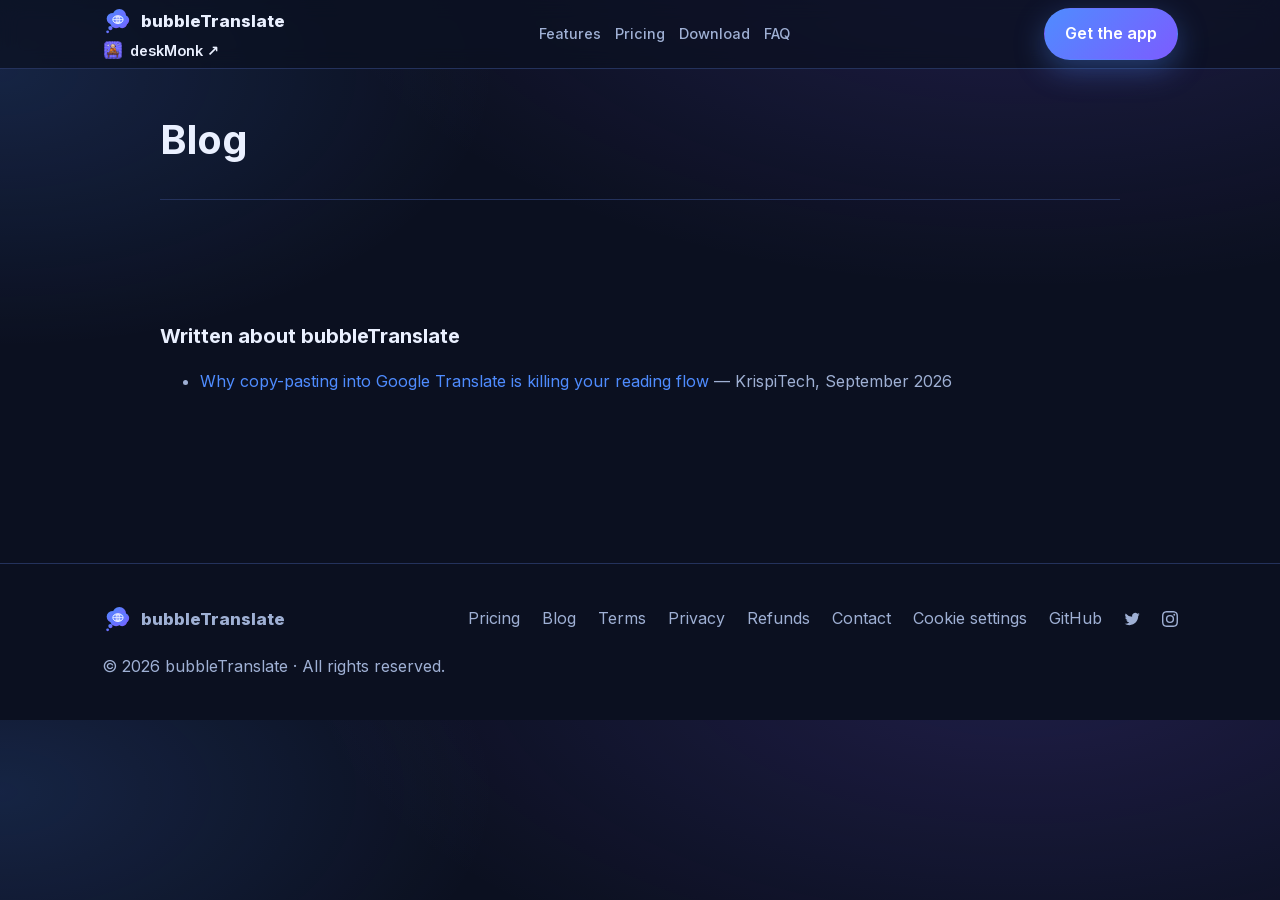
<file: blog.html>
<!DOCTYPE html>
<html lang="en">
<head>
  <!-- Google tag (gtag.js), with Consent Mode v2: everything denied until the visitor allows it (consent.js). -->
  <script>
    window.dataLayer = window.dataLayer || [];
    function gtag(){dataLayer.push(arguments);}
    gtag('consent', 'default', {
      ad_storage: 'denied',
      ad_user_data: 'denied',
      ad_personalization: 'denied',
      analytics_storage: 'denied',
      wait_for_update: 500
    });
    try {
      if (/(?:^|; )bt_consent=granted(?:;|$)/.test(document.cookie) ||
          localStorage.getItem('bt-consent') === 'granted') {
        gtag('consent', 'update', {
          ad_storage: 'granted',
          ad_user_data: 'granted',
          ad_personalization: 'granted',
          analytics_storage: 'granted'
        });
      }
    } catch (e) {}
    gtag('set', 'ads_data_redaction', true);
    gtag('js', new Date());
    gtag('config', 'AW-18451580938');
  </script>
  <script async src="https://www.googletagmanager.com/gtag/js?id=AW-18451580938"></script>
  <!-- Google Tag Manager. After the consent defaults above, so its tags start out denied too. -->
  <script>(function(w,d,s,l,i){w[l]=w[l]||[];w[l].push({'gtm.start':
  new Date().getTime(),event:'gtm.js'});var f=d.getElementsByTagName(s)[0],
  j=d.createElement(s),dl=l!='dataLayer'?'&l='+l:'';j.async=true;j.src=
  'https://www.googletagmanager.com/gtm.js?id='+i+dl;f.parentNode.insertBefore(j,f);
  })(window,document,'script','dataLayer','GTM-MLKTRCKQ');</script>
  <!-- End Google Tag Manager -->
  <meta charset="UTF-8">
  <meta name="viewport" content="width=device-width, initial-scale=1.0">
  <title>Blog — bubbleTranslate</title>
  <meta name="description" content="Notes on reading in other languages, and on using bubbleTranslate to translate what you select, in any app.">
  <meta name="theme-color" content="#0b1020">
  <meta name="robots" content="index, follow">
  <link rel="icon" type="image/svg+xml" href="favicon.svg">
  <link rel="preload" href="/fonts/inter-latin.woff2" as="font" type="font/woff2" crossorigin>
  <link rel="stylesheet" href="styles.css?v=20261114-sibling2">
  <!-- No canonical here on purpose. Each post lives at /blog?post=<slug> and
       the Soro script adds that post's own canonical when it loads; a fixed
       one pointing at /blog would sit beside it and tell Google every post is
       a copy of the list. -->
  <meta property="og:title" content="Blog — bubbleTranslate">
  <meta property="og:description" content="Notes on reading in other languages, and on using bubbleTranslate to translate what you select, in any app.">
  <meta property="og:type" content="website">
  <meta property="og:url" content="https://bubbletranslate.app/blog">
  <meta property="og:site_name" content="bubbleTranslate">
  <meta property="og:locale" content="en">
  <meta property="og:image" content="https://bubbletranslate.app/downloads/video/poster.jpg">
  <meta property="og:image:alt" content="bubbleTranslate showing a translation bubble at the cursor">
  <meta name="twitter:card" content="summary_large_image">
  <meta name="twitter:site" content="@bubbletr4nslate">
  <meta name="twitter:creator" content="@bubbletr4nslate">
  <meta name="twitter:image" content="https://bubbletranslate.app/downloads/video/poster.jpg">
  <meta name="twitter:title" content="Blog — bubbleTranslate">
  <meta name="twitter:description" content="Notes on reading in other languages, and on using bubbleTranslate to translate what you select, in any app.">
  <!-- AdSense requests nothing until consent.js says consent was given:
       unpaused, it sets Google's ad cookie before anyone is asked. -->
  <script>(window.adsbygoogle = window.adsbygoogle || []).pauseAdRequests = 1;</script>
  <script async src="https://pagead2.googlesyndication.com/pagead/js/adsbygoogle.js?client=ca-pub-4957515354749245"
     crossorigin="anonymous"></script>
</head>
<body>
  <!-- Google Tag Manager (noscript) -->
  <noscript><iframe src="https://www.googletagmanager.com/ns.html?id=GTM-MLKTRCKQ"
  height="0" width="0" style="display:none;visibility:hidden"></iframe></noscript>
  <!-- End Google Tag Manager (noscript) -->
  <header class="site">
    <div class="container nav">
      <div class="brand-group">
      <a class="brand" href="./">
        <img class="logo" src="favicon.svg" alt="bubbleTranslate logo">
        bubbleTranslate
      </a>
        <a class="sibling" href="https://deskmonk.app"><img src="/logos/deskmonk.svg" alt="">deskMonk ↗</a>
      </div>
      <nav class="nav-links">
        <a href="./#features">Features</a>
        <a href="pricing">Pricing</a>
        <a href="./#download">Download</a>
        <a href="./#faq">FAQ</a>
      </nav>
      <div class="nav-cta">
        <a class="btn btn-primary" href="./#download">Get the app</a>
      </div>
    </div>
  </header>

  <main class="legal blog">
    <div class="legal-head">
      <h1>Blog</h1>
    </div>

    <!-- Posts are written and hosted in Soro; its script renders them into
         this element. -->
    <div id="soro-blog"></div>
    <script src="https://app.trysoro.com/api/embed/5bdd83ad-a31a-4004-b300-d83987456bd8?theme=dark" defer></script>

    <!-- Articles other sites wrote about us. Linked, never copied: the same
         text here would be duplicate content. -->
    <section class="press">
      <h2>Written about bubbleTranslate</h2>
      <ul>
        <li>
          <a href="https://krispitech.com/why-copy-pasting-into-google-translate-is-killing-your-reading-flow-and-how-bubbletranslate-fixes-it/" target="_blank" rel="noopener">Why copy-pasting into Google Translate is killing your reading flow</a>
          — KrispiTech, September 2026
        </li>
      </ul>
    </section>
  </main>

  <footer class="site">
    <div class="container foot-grid">
      <div class="brand"><img class="logo" src="favicon.svg" alt=""> bubbleTranslate</div>
      <nav class="foot-links">
        <a href="pricing">Pricing</a>
        <a href="/blog">Blog</a>
        <a href="/terms">Terms</a>
        <a href="/privacy">Privacy</a>
        <a href="/refunds">Refunds</a>
        <a href="mailto:pelamx@bubbletranslate.app">Contact</a>
        <a href="#" data-consent-open>Cookie settings</a>
        <a href="https://github.com/pelamx/bubbleTranslate" target="_blank" rel="noopener">GitHub</a>
        <a class="foot-social" href="https://twitter.com/bubbletr4nslate" target="_blank" rel="noopener" aria-label="bubbleTranslate on Twitter" title="@bubbletr4nslate"><svg viewBox="0 0 24 24" width="16" height="16" aria-hidden="true" focusable="false"><path fill="currentColor" d="M23.643 4.937c-.835.37-1.732.62-2.675.733a4.67 4.67 0 0 0 2.048-2.578 9.3 9.3 0 0 1-2.958 1.13 4.66 4.66 0 0 0-7.938 4.25 13.229 13.229 0 0 1-9.602-4.868 4.66 4.66 0 0 0 1.442 6.22 4.647 4.647 0 0 1-2.11-.583v.06a4.66 4.66 0 0 0 3.737 4.568 4.692 4.692 0 0 1-2.104.08 4.661 4.661 0 0 0 4.352 3.234 9.348 9.348 0 0 1-5.786 1.995 9.5 9.5 0 0 1-1.112-.065 13.175 13.175 0 0 0 7.14 2.093c8.57 0 13.255-7.098 13.255-13.254 0-.202-.005-.403-.014-.602a9.47 9.47 0 0 0 2.323-2.41z"/></svg></a>
        <a class="foot-social" href="https://instagram.com/bubbletr4nslate" target="_blank" rel="noopener" aria-label="bubbleTranslate on Instagram" title="@bubbletr4nslate"><svg viewBox="0 0 24 24" width="16" height="16" aria-hidden="true" focusable="false"><path fill="currentColor" d="M12 2.163c3.204 0 3.584.012 4.85.07 1.17.053 1.805.249 2.227.415.56.217.96.477 1.382.896.419.42.679.819.896 1.381.164.422.36 1.057.413 2.227.057 1.266.07 1.646.07 4.85s-.015 3.585-.074 4.85c-.061 1.17-.256 1.805-.421 2.227a3.81 3.81 0 0 1-.896 1.382 3.744 3.744 0 0 1-1.382.896c-.42.164-1.065.36-2.235.413-1.274.057-1.649.07-4.859.07-3.211 0-3.586-.015-4.859-.074-1.171-.061-1.816-.256-2.236-.421a3.716 3.716 0 0 1-1.379-.899 3.644 3.644 0 0 1-.9-1.381c-.165-.42-.359-1.065-.42-2.235-.045-1.26-.061-1.649-.061-4.844 0-3.196.016-3.586.061-4.861.061-1.17.255-1.814.42-2.234a3.716 3.716 0 0 1 .9-1.381 3.679 3.679 0 0 1 1.379-.9c.42-.165 1.051-.36 2.221-.42 1.275-.045 1.65-.06 4.859-.06zM12 0C8.741 0 8.332.014 7.052.072 5.775.132 4.905.333 4.14.63c-.789.306-1.459.717-2.126 1.384S.935 3.35.63 4.14C.333 4.905.131 5.775.072 7.052.014 8.333 0 8.741 0 12c0 3.259.014 3.668.072 4.948.06 1.277.261 2.148.558 2.913.306.788.717 1.459 1.384 2.126.667.666 1.336 1.079 2.126 1.384.766.296 1.636.499 2.913.558C8.333 23.986 8.741 24 12 24c3.259 0 3.668-.014 4.948-.072 1.277-.06 2.148-.262 2.913-.558.788-.306 1.459-.718 2.126-1.384.666-.667 1.079-1.335 1.384-2.126.296-.765.499-1.636.558-2.913.058-1.28.072-1.689.072-4.948 0-3.259-.014-3.667-.072-4.947-.06-1.277-.262-2.149-.558-2.914a5.89 5.89 0 0 0-1.384-2.126A5.868 5.868 0 0 0 19.86.63c-.765-.297-1.636-.498-2.913-.558C15.668.014 15.259 0 12 0zm0 5.838a6.162 6.162 0 1 0 0 12.324 6.162 6.162 0 0 0 0-12.324zM12 16a4 4 0 1 1 0-8 4 4 0 0 1 0 8zm6.406-11.845a1.44 1.44 0 1 0 0 2.881 1.44 1.44 0 0 0 0-2.881z"/></svg></a>
      </nav>
      <div>© <span id="year"></span> bubbleTranslate · <span data-i18n="foot.rights">All rights reserved.</span></div>
    </div>
  </footer>

  <script>document.getElementById('year').textContent = new Date().getFullYear();</script>
  <script src="/consent.js?v=20261111a"></script>
</body>
</html>
</file>
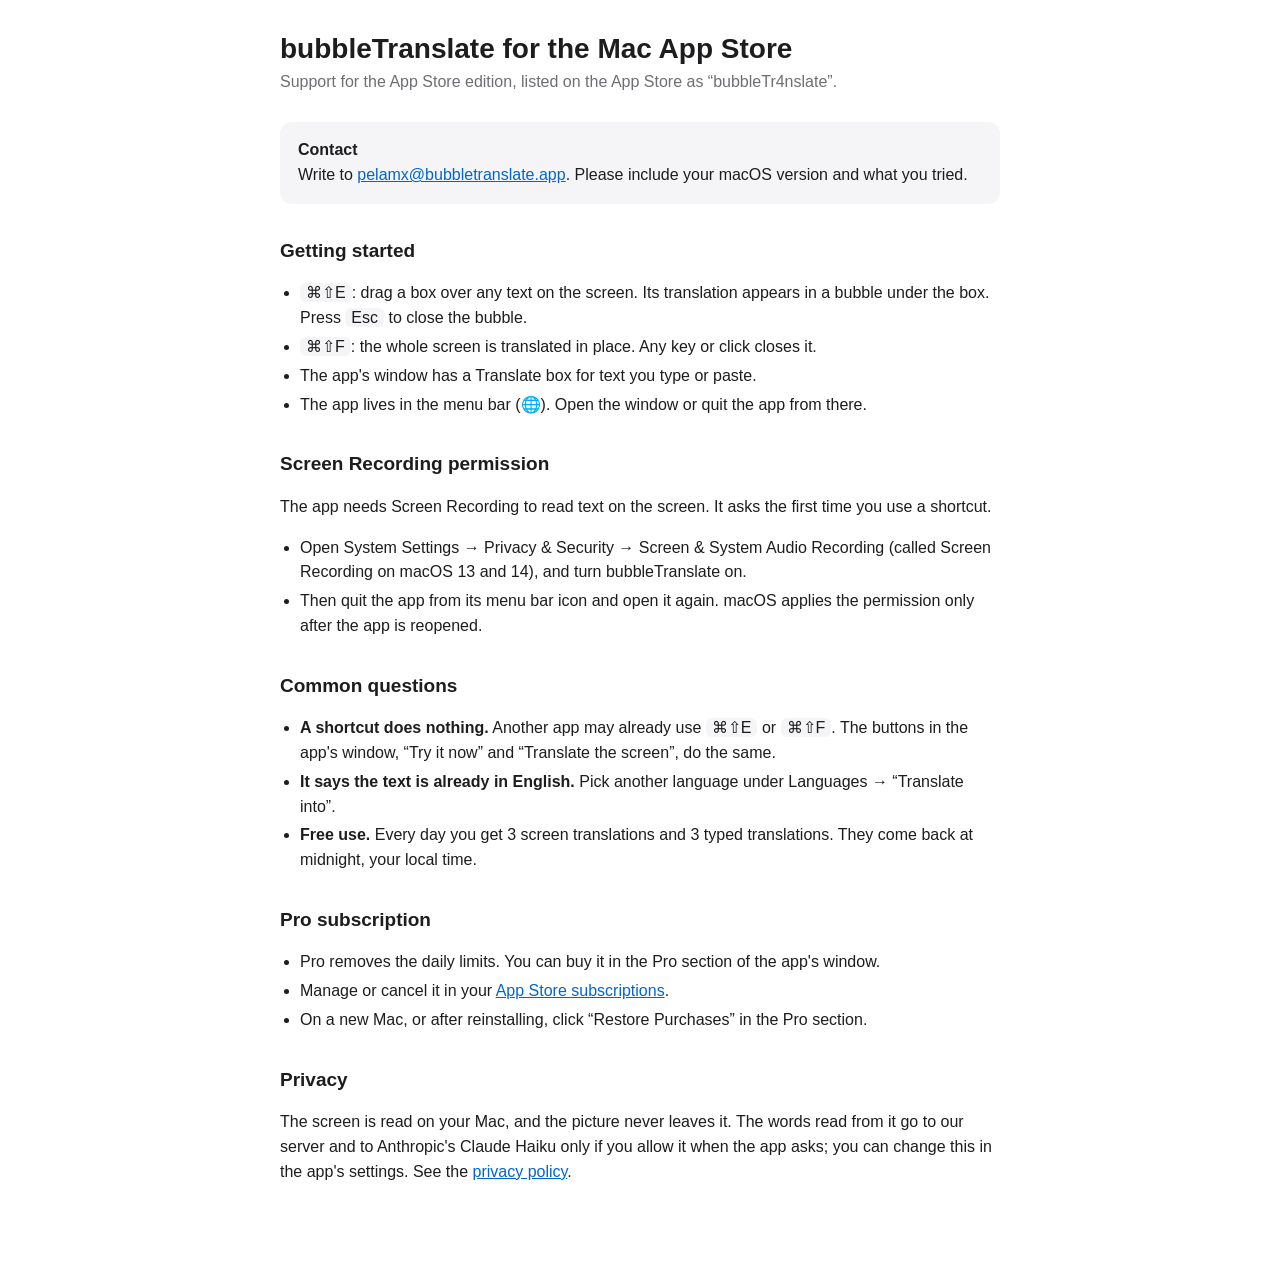
<file: mac-app-store.html>
<!doctype html>
<html lang="en">
<head>
<meta charset="utf-8">
<meta name="viewport" content="width=device-width, initial-scale=1">
<title>bubbleTranslate Support</title>
<style>
  :root { color-scheme: light dark; --fg: #1d1d1f; --muted: #6e6e73; --bg: #ffffff; --card: #f5f5f7; --accent: #0066cc; }
  @media (prefers-color-scheme: dark) {
    :root { --fg: #f5f5f7; --muted: #a1a1a6; --bg: #1d1d1f; --card: #2c2c2e; --accent: #2997ff; }
  }
  body { margin: 0; background: var(--bg); color: var(--fg); font: 16px/1.55 -apple-system, BlinkMacSystemFont, "Helvetica Neue", Arial, sans-serif; }
  main { max-width: 720px; margin: 0 auto; padding: 32px 16px 64px; }
  h1 { font-size: 28px; line-height: 1.2; margin: 0 0 4px; }
  .sub { color: var(--muted); margin: 0 0 28px; }
  h2 { font-size: 19px; margin: 32px 0 8px; }
  .contact { background: var(--card); border-radius: 12px; padding: 16px 18px; }
  a { color: var(--accent); }
  kbd { font: inherit; background: var(--card); border-radius: 6px; padding: 1px 6px; }
  ul { padding-left: 20px; }
  li { margin: 4px 0; }
</style>
</head>
<body>
<main>
  <h1>bubbleTranslate for the Mac App Store</h1>
  <p class="sub">Support for the App Store edition, listed on the App Store as “bubbleTr4nslate”.</p>

  <div class="contact">
    <strong>Contact</strong><br>
    Write to <a href="mailto:pelamx@bubbletranslate.app">pelamx@bubbletranslate.app</a>. Please include your macOS version and what you tried.
  </div>

  <h2>Getting started</h2>
  <ul>
    <li><kbd>⌘⇧E</kbd>: drag a box over any text on the screen. Its translation appears in a bubble under the box. Press <kbd>Esc</kbd> to close the bubble.</li>
    <li><kbd>⌘⇧F</kbd>: the whole screen is translated in place. Any key or click closes it.</li>
    <li>The app's window has a Translate box for text you type or paste.</li>
    <li>The app lives in the menu bar (🌐). Open the window or quit the app from there.</li>
  </ul>

  <h2>Screen Recording permission</h2>
  <p>The app needs Screen Recording to read text on the screen. It asks the first time you use a shortcut.</p>
  <ul>
    <li>Open System Settings → Privacy &amp; Security → Screen &amp; System Audio Recording (called Screen Recording on macOS 13 and 14), and turn bubbleTranslate on.</li>
    <li>Then quit the app from its menu bar icon and open it again. macOS applies the permission only after the app is reopened.</li>
  </ul>

  <h2>Common questions</h2>
  <ul>
    <li><strong>A shortcut does nothing.</strong> Another app may already use <kbd>⌘⇧E</kbd> or <kbd>⌘⇧F</kbd>. The buttons in the app's window, “Try it now” and “Translate the screen”, do the same.</li>
    <li><strong>It says the text is already in English.</strong> Pick another language under Languages → “Translate into”.</li>
    <li><strong>Free use.</strong> Every day you get 3 screen translations and 3 typed translations. They come back at midnight, your local time.</li>
  </ul>

  <h2>Pro subscription</h2>
  <ul>
    <li>Pro removes the daily limits. You can buy it in the Pro section of the app's window.</li>
    <li>Manage or cancel it in your <a href="https://apps.apple.com/account/subscriptions">App Store subscriptions</a>.</li>
    <li>On a new Mac, or after reinstalling, click “Restore Purchases” in the Pro section.</li>
  </ul>

  <h2>Privacy</h2>
  <p>The screen is read on your Mac, and the picture never leaves it. The words read from it go to our server and to Anthropic's Claude Haiku only if you allow it when the app asks; you can change this in the app's settings. See the <a href="https://bubbletranslate.app/privacy">privacy policy</a>.</p>
</main>
</body>
</html>
</file>
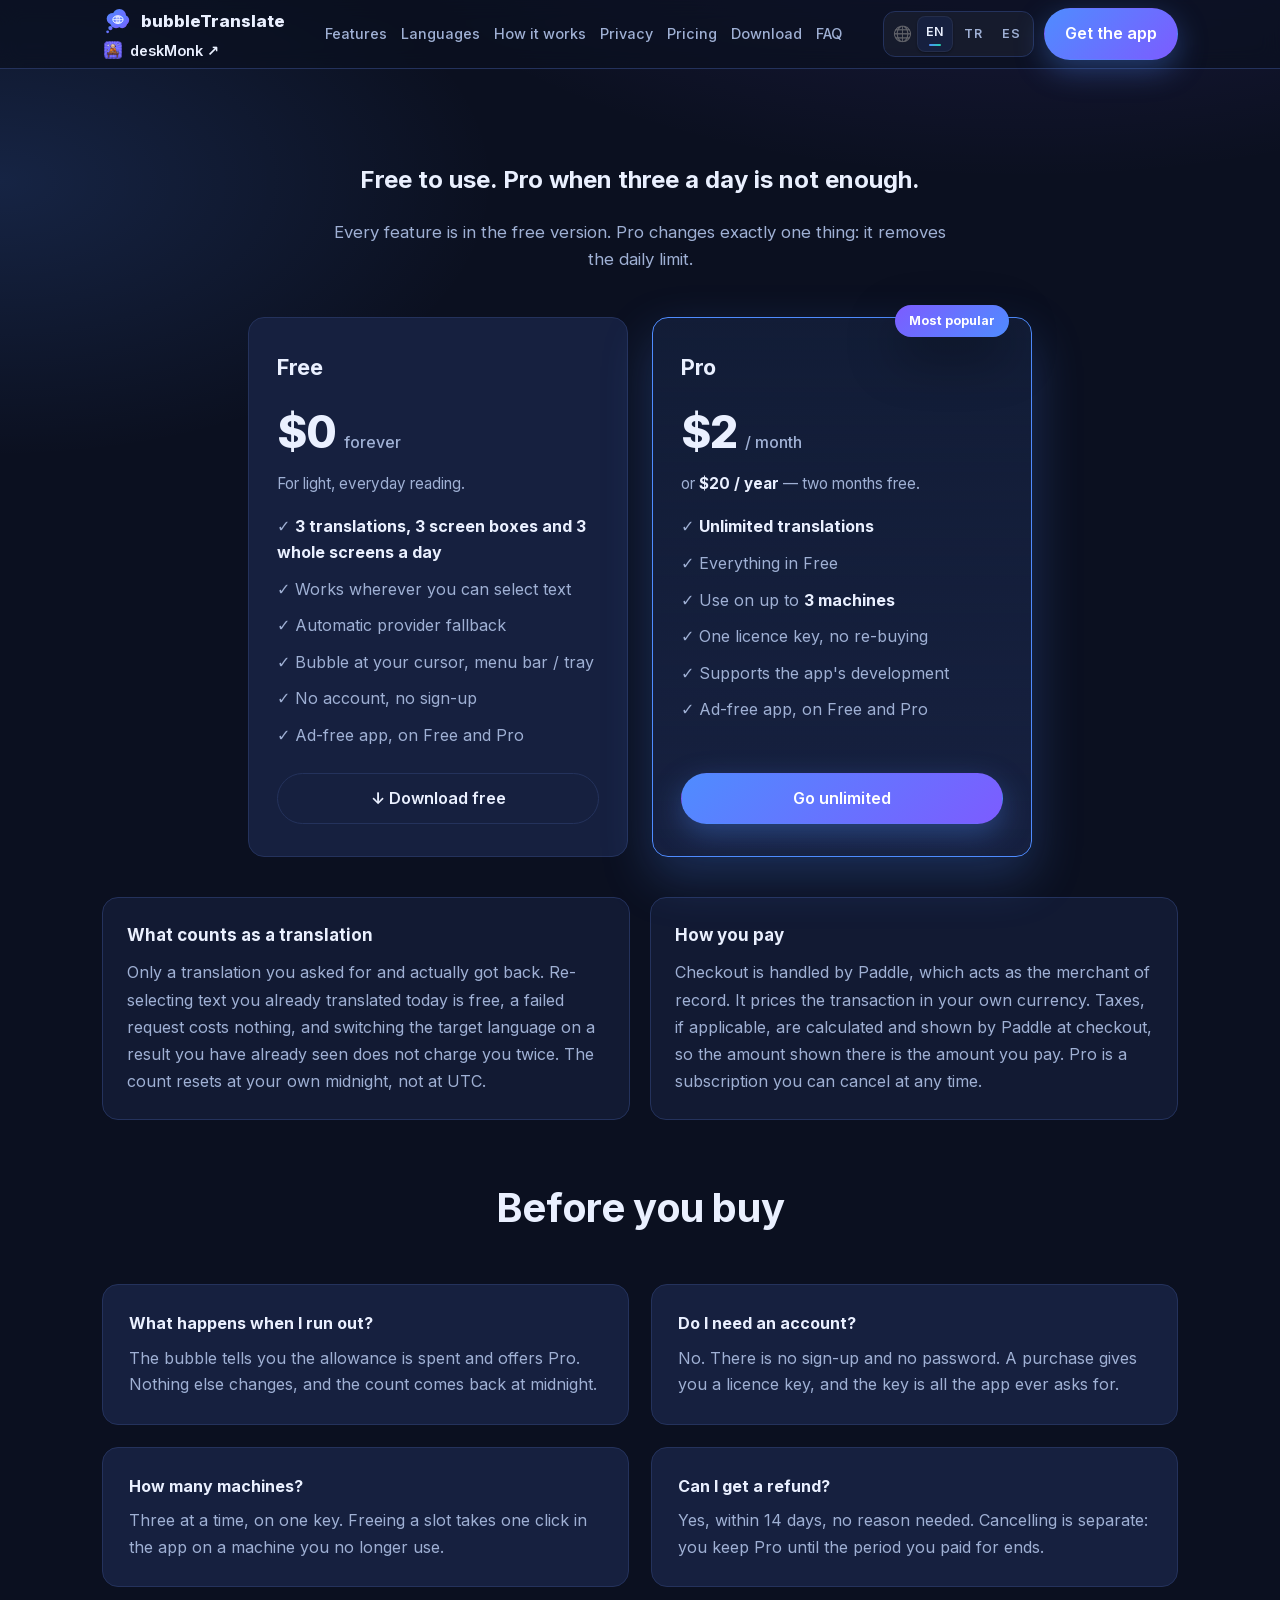
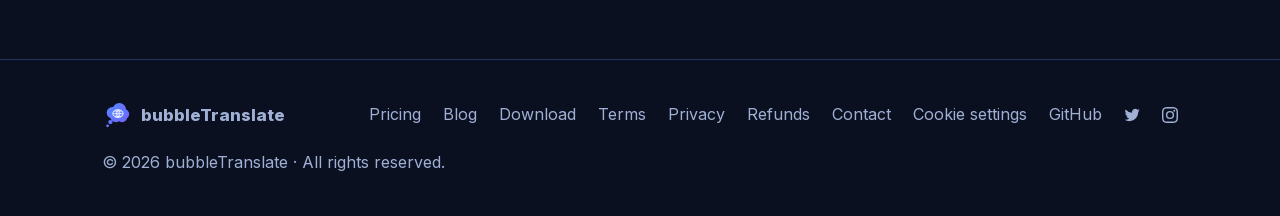
<file: pricing.html>
<!DOCTYPE html>
<html lang="en">
<head>
  <!-- Google tag (gtag.js), with Consent Mode v2: everything denied until the visitor allows it (consent.js). -->
  <script>
    window.dataLayer = window.dataLayer || [];
    function gtag(){dataLayer.push(arguments);}
    gtag('consent', 'default', {
      ad_storage: 'denied',
      ad_user_data: 'denied',
      ad_personalization: 'denied',
      analytics_storage: 'denied',
      wait_for_update: 500
    });
    try {
      if (/(?:^|; )bt_consent=granted(?:;|$)/.test(document.cookie) ||
          localStorage.getItem('bt-consent') === 'granted') {
        gtag('consent', 'update', {
          ad_storage: 'granted',
          ad_user_data: 'granted',
          ad_personalization: 'granted',
          analytics_storage: 'granted'
        });
      }
    } catch (e) {}
    gtag('set', 'ads_data_redaction', true);
    gtag('js', new Date());
    gtag('config', 'AW-18451580938');
  </script>
  <script async src="https://www.googletagmanager.com/gtag/js?id=AW-18451580938"></script>
  <!-- Google Tag Manager. After the consent defaults above, so its tags start out denied too. -->
  <script>(function(w,d,s,l,i){w[l]=w[l]||[];w[l].push({'gtm.start':
  new Date().getTime(),event:'gtm.js'});var f=d.getElementsByTagName(s)[0],
  j=d.createElement(s),dl=l!='dataLayer'?'&l='+l:'';j.async=true;j.src=
  'https://www.googletagmanager.com/gtm.js?id='+i+dl;f.parentNode.insertBefore(j,f);
  })(window,document,'script','dataLayer','GTM-MLKTRCKQ');</script>
  <!-- End Google Tag Manager -->
  <meta charset="UTF-8">
  <meta name="viewport" content="width=device-width, initial-scale=1.0">
  <title>Pricing — bubbleTranslate</title>
  <meta name="description" content="bubbleTranslate is free for 3 translations, 3 screen boxes and 3 whole screens a day. Pro removes the daily limit for $2 a month or $20 a year, on up to three machines.">
  <meta name="theme-color" content="#0b1020">
  <meta name="robots" content="index, follow">
  <meta property="og:title" content="Pricing — bubbleTranslate">
  <meta property="og:description" content="Free for 3 a day of each feature. Pro removes the daily limit for $2/month or $20/year.">
  <meta property="og:type" content="website">
  <link rel="icon" type="image/svg+xml" href="favicon.svg">
  <link rel="preload" href="/fonts/inter-latin.woff2" as="font" type="font/woff2" crossorigin>
  <link rel="stylesheet" href="styles.css?v=20261114-sibling2">
  <link rel="canonical" href="https://bubbletranslate.app/pricing">
  <link rel="alternate" hreflang="en" href="https://bubbletranslate.app/pricing">
  <link rel="alternate" hreflang="tr" href="https://bubbletranslate.app/tr/pricing">
  <link rel="alternate" hreflang="es" href="https://bubbletranslate.app/es/pricing">
  <link rel="alternate" hreflang="x-default" href="https://bubbletranslate.app/pricing">
  <meta property="og:url" content="https://bubbletranslate.app/pricing">
  <meta property="og:site_name" content="bubbleTranslate">
  <meta property="og:locale" content="en">
  <meta property="og:image" content="https://bubbletranslate.app/downloads/video/poster.jpg">
  <meta property="og:image:alt" content="bubbleTranslate showing a translation bubble at the cursor">
  <meta name="twitter:card" content="summary_large_image">
  <meta name="twitter:site" content="@bubbletr4nslate">
  <meta name="twitter:creator" content="@bubbletr4nslate">
  <meta name="twitter:image" content="https://bubbletranslate.app/downloads/video/poster.jpg">
  <!-- AdSense requests nothing until consent.js says consent was given:
       unpaused, it sets Google's ad cookie before anyone is asked. -->
  <script>(window.adsbygoogle = window.adsbygoogle || []).pauseAdRequests = 1;</script>
  <script async src="https://pagead2.googlesyndication.com/pagead/js/adsbygoogle.js?client=ca-pub-4957515354749245"
     crossorigin="anonymous"></script>
</head>
<body data-meta-key="pricing.meta">
  <!-- Google Tag Manager (noscript) -->
  <noscript><iframe src="https://www.googletagmanager.com/ns.html?id=GTM-MLKTRCKQ"
  height="0" width="0" style="display:none;visibility:hidden"></iframe></noscript>
  <!-- End Google Tag Manager (noscript) -->
  <header class="site">
    <div class="container nav">
      <div class="brand-group">
      <a class="brand" href="./">
        <img class="logo" src="favicon.svg" alt="bubbleTranslate logo">
        bubbleTranslate
      </a>
        <a class="sibling" href="https://deskmonk.app"><img src="/logos/deskmonk.svg" alt="">deskMonk ↗</a>
      </div>
      <nav class="nav-links" id="navLinks">
        <a href="./#features" data-i18n="nav.features">Features</a>
        <a href="./#languages" data-i18n="nav.languages">Languages</a>
        <a href="./#how" data-i18n="nav.how">How it works</a>
        <a href="./#privacy" data-i18n="nav.privacy">Privacy</a>
        <a href="pricing" data-i18n="nav.pricing">Pricing</a>
        <a class="nav-mobile-only" href="/blog" data-i18n="nav.blog">Blog</a>
        <a href="./#download" data-i18n="nav.download">Download</a>
        <a href="./#faq" data-i18n="nav.faq">FAQ</a>
      </nav>
      <div class="nav-cta">
        <div class="lang-switch" id="langSwitch" role="group" aria-label="Language">
          <span class="lang-globe" aria-hidden="true">🌐</span>
          <button type="button" data-lang="en">EN</button>
          <button type="button" data-lang="tr">TR</button>
          <button type="button" data-lang="es">ES</button>
        </div>
        <a class="btn btn-primary" href="./#download" data-i18n="nav.cta">Get the app</a>
      </div>
      <button class="menu-btn" id="menuBtn" aria-label="Menu">☰</button>
    </div>
  </header>

  <main>
    <section id="pricing">
      <div class="container">
        <div class="section-head">
          <h1 data-i18n="pricing.h1">Free to use. Pro when three a day is not enough.</h1>
          <p data-i18n="pricing.sub">Every feature is in the free version. Pro changes exactly one thing: it removes the daily limit.</p>
        </div>

        <div class="pricing">
          <div class="price-card">
            <h3 data-i18n="price.free.h3">Free</h3>
            <div class="price"><span class="amount">$0</span><span class="per" data-i18n="price.free.per">forever</span></div>
            <p class="price-tag" data-i18n="price.free.tag">For light, everyday reading.</p>
            <ul class="plan-list">
              <li data-i18n="price.free.1">✓ <b>3 translations, 3 screen boxes and 3 whole screens a day</b></li>
              <li data-i18n="price.free.2">✓ Works wherever you can select text</li>
              <li data-i18n="price.free.3">✓ Automatic provider fallback</li>
              <li data-i18n="price.free.4">✓ Bubble at your cursor, menu bar / tray</li>
              <li data-i18n="price.free.5">✓ No account, no sign-up</li>
              <li data-i18n="price.adfree">✓ Ad-free app, on Free and Pro</li>
            </ul>
            <a class="btn btn-ghost plan-cta" href="./#download" data-i18n="pricing.cta.free">↓ Download free</a>
          </div>

          <div class="price-card featured">
            <div class="ribbon" data-i18n="price.pro.ribbon">Most popular</div>
            <h3 data-i18n="price.pro.h3">Pro</h3>
            <div class="price"><span class="amount">$2</span><span class="per" data-i18n="price.pro.per">/ month</span></div>
            <p class="price-tag" data-i18n="price.pro.tag">or <b>$20 / year</b> — two months free.</p>
            <ul class="plan-list">
              <li data-i18n="price.pro.1">✓ <b>Unlimited translations</b></li>
              <li data-i18n="price.pro.2">✓ Everything in Free</li>
              <li data-i18n="price.pro.3">✓ Use on up to <b>3 machines</b></li>
              <li data-i18n="price.pro.4">✓ One licence key, no re-buying</li>
              <li data-i18n="price.pro.5">✓ Supports the app's development</li>
              <li data-i18n="price.adfree">✓ Ad-free app, on Free and Pro</li>
            </ul>
            <a class="btn btn-primary plan-cta"
               href="https://api.bubbletranslate.app/buy?src=pricing"
               data-i18n="pricing.cta.buy">Go unlimited</a>
          </div>
        </div>

        <!-- The two things a buyer actually needs to know before paying: what
             spends the allowance, and who takes the money. -->
        <div class="pricing-notes">
          <div class="note-card">
            <h3 data-i18n="pricing.counts.h3">What counts as a translation</h3>
            <p data-i18n="pricing.counts.p">Only a translation you asked for and actually got back. Re-selecting text you already translated today is free, a failed request costs nothing, and switching the target language on a result you have already seen does not charge you twice. The count resets at your own midnight, not at UTC.</p>
          </div>
          <div class="note-card">
            <h3 data-i18n="pricing.region.h3">How you pay</h3>
            <p data-i18n="pricing.region.p">Checkout is handled by Paddle, which acts as the merchant of record. It prices the transaction in your own currency. Taxes, if applicable, are calculated and shown by Paddle at checkout, so the amount shown there is the amount you pay. Pro is a subscription you can cancel at any time.</p>
          </div>
        </div>

        <div class="section-head" style="margin-top:56px;">
          <h2 data-i18n="pricing.faq.h2">Before you buy</h2>
        </div>
        <div class="grid-3 pricing-faq">
          <div class="card">
            <h3 data-i18n="pricing.faq.q1">What happens when I run out?</h3>
            <p data-i18n="pricing.faq.a1">The bubble tells you the allowance is spent and offers Pro. Nothing else changes, and the count comes back at midnight.</p>
          </div>
          <div class="card">
            <h3 data-i18n="pricing.faq.q2">Do I need an account?</h3>
            <p data-i18n="pricing.faq.a2">No. There is no sign-up and no password. A purchase gives you a licence key, and the key is all the app ever asks for.</p>
          </div>
          <div class="card">
            <h3 data-i18n="pricing.faq.q3">How many machines?</h3>
            <p data-i18n="pricing.faq.a3">Three at a time, on one key. Freeing a slot takes one click in the app on a machine you no longer use.</p>
          </div>
          <div class="card">
            <h3 data-i18n="pricing.faq.q4">Can I get a refund?</h3>
            <p data-i18n="pricing.faq.a4">Yes, within 14 days, no reason needed. Cancelling is separate: you keep Pro until the period you paid for ends.</p>
          </div>
        </div>
      </div>
    </section>
  </main>

  <footer class="site">
    <div class="container foot-grid">
      <div class="brand"><img class="logo" src="favicon.svg" alt=""> bubbleTranslate</div>
      <nav class="foot-links">
        <a href="pricing" data-i18n="nav.pricing">Pricing</a>
        <a href="/blog" data-i18n="nav.blog">Blog</a>
        <a href="./#download" data-i18n="nav.download">Download</a>
        <a href="/terms" data-i18n="nav.terms">Terms</a>
        <a href="/privacy" data-i18n="nav.privacy">Privacy</a>
        <a href="/refunds" data-i18n="nav.refunds">Refunds</a>
        <a href="mailto:pelamx@bubbletranslate.app" data-i18n="nav.contact">Contact</a>
        <a href="#" data-consent-open data-i18n="nav.cookies">Cookie settings</a>
        <a href="https://github.com/pelamx/bubbleTranslate" target="_blank" rel="noopener">GitHub</a>
        <a class="foot-social" href="https://twitter.com/bubbletr4nslate" target="_blank" rel="noopener" aria-label="bubbleTranslate on Twitter" title="@bubbletr4nslate"><svg viewBox="0 0 24 24" width="16" height="16" aria-hidden="true" focusable="false"><path fill="currentColor" d="M23.643 4.937c-.835.37-1.732.62-2.675.733a4.67 4.67 0 0 0 2.048-2.578 9.3 9.3 0 0 1-2.958 1.13 4.66 4.66 0 0 0-7.938 4.25 13.229 13.229 0 0 1-9.602-4.868 4.66 4.66 0 0 0 1.442 6.22 4.647 4.647 0 0 1-2.11-.583v.06a4.66 4.66 0 0 0 3.737 4.568 4.692 4.692 0 0 1-2.104.08 4.661 4.661 0 0 0 4.352 3.234 9.348 9.348 0 0 1-5.786 1.995 9.5 9.5 0 0 1-1.112-.065 13.175 13.175 0 0 0 7.14 2.093c8.57 0 13.255-7.098 13.255-13.254 0-.202-.005-.403-.014-.602a9.47 9.47 0 0 0 2.323-2.41z"/></svg></a>
        <a class="foot-social" href="https://instagram.com/bubbletr4nslate" target="_blank" rel="noopener" aria-label="bubbleTranslate on Instagram" title="@bubbletr4nslate"><svg viewBox="0 0 24 24" width="16" height="16" aria-hidden="true" focusable="false"><path fill="currentColor" d="M12 2.163c3.204 0 3.584.012 4.85.07 1.17.053 1.805.249 2.227.415.56.217.96.477 1.382.896.419.42.679.819.896 1.381.164.422.36 1.057.413 2.227.057 1.266.07 1.646.07 4.85s-.015 3.585-.074 4.85c-.061 1.17-.256 1.805-.421 2.227a3.81 3.81 0 0 1-.896 1.382 3.744 3.744 0 0 1-1.382.896c-.42.164-1.065.36-2.235.413-1.274.057-1.649.07-4.859.07-3.211 0-3.586-.015-4.859-.074-1.171-.061-1.816-.256-2.236-.421a3.716 3.716 0 0 1-1.379-.899 3.644 3.644 0 0 1-.9-1.381c-.165-.42-.359-1.065-.42-2.235-.045-1.26-.061-1.649-.061-4.844 0-3.196.016-3.586.061-4.861.061-1.17.255-1.814.42-2.234a3.716 3.716 0 0 1 .9-1.381 3.679 3.679 0 0 1 1.379-.9c.42-.165 1.051-.36 2.221-.42 1.275-.045 1.65-.06 4.859-.06zM12 0C8.741 0 8.332.014 7.052.072 5.775.132 4.905.333 4.14.63c-.789.306-1.459.717-2.126 1.384S.935 3.35.63 4.14C.333 4.905.131 5.775.072 7.052.014 8.333 0 8.741 0 12c0 3.259.014 3.668.072 4.948.06 1.277.261 2.148.558 2.913.306.788.717 1.459 1.384 2.126.667.666 1.336 1.079 2.126 1.384.766.296 1.636.499 2.913.558C8.333 23.986 8.741 24 12 24c3.259 0 3.668-.014 4.948-.072 1.277-.06 2.148-.262 2.913-.558.788-.306 1.459-.718 2.126-1.384.666-.667 1.079-1.335 1.384-2.126.296-.765.499-1.636.558-2.913.058-1.28.072-1.689.072-4.948 0-3.259-.014-3.667-.072-4.947-.06-1.277-.262-2.149-.558-2.914a5.89 5.89 0 0 0-1.384-2.126A5.868 5.868 0 0 0 19.86.63c-.765-.297-1.636-.498-2.913-.558C15.668.014 15.259 0 12 0zm0 5.838a6.162 6.162 0 1 0 0 12.324 6.162 6.162 0 0 0 0-12.324zM12 16a4 4 0 1 1 0-8 4 4 0 0 1 0 8zm6.406-11.845a1.44 1.44 0 1 0 0 2.881 1.44 1.44 0 0 0 0-2.881z"/></svg></a>
      </nav>
      <div>© <span id="year"></span> bubbleTranslate · <span data-i18n="foot.rights">All rights reserved.</span></div>
    </div>
  </footer>

  <script src="script.js?v=20261111a-extensions"></script>
  <script src="/consent.js?v=20261111a"></script>
</body>
</html>
</file>
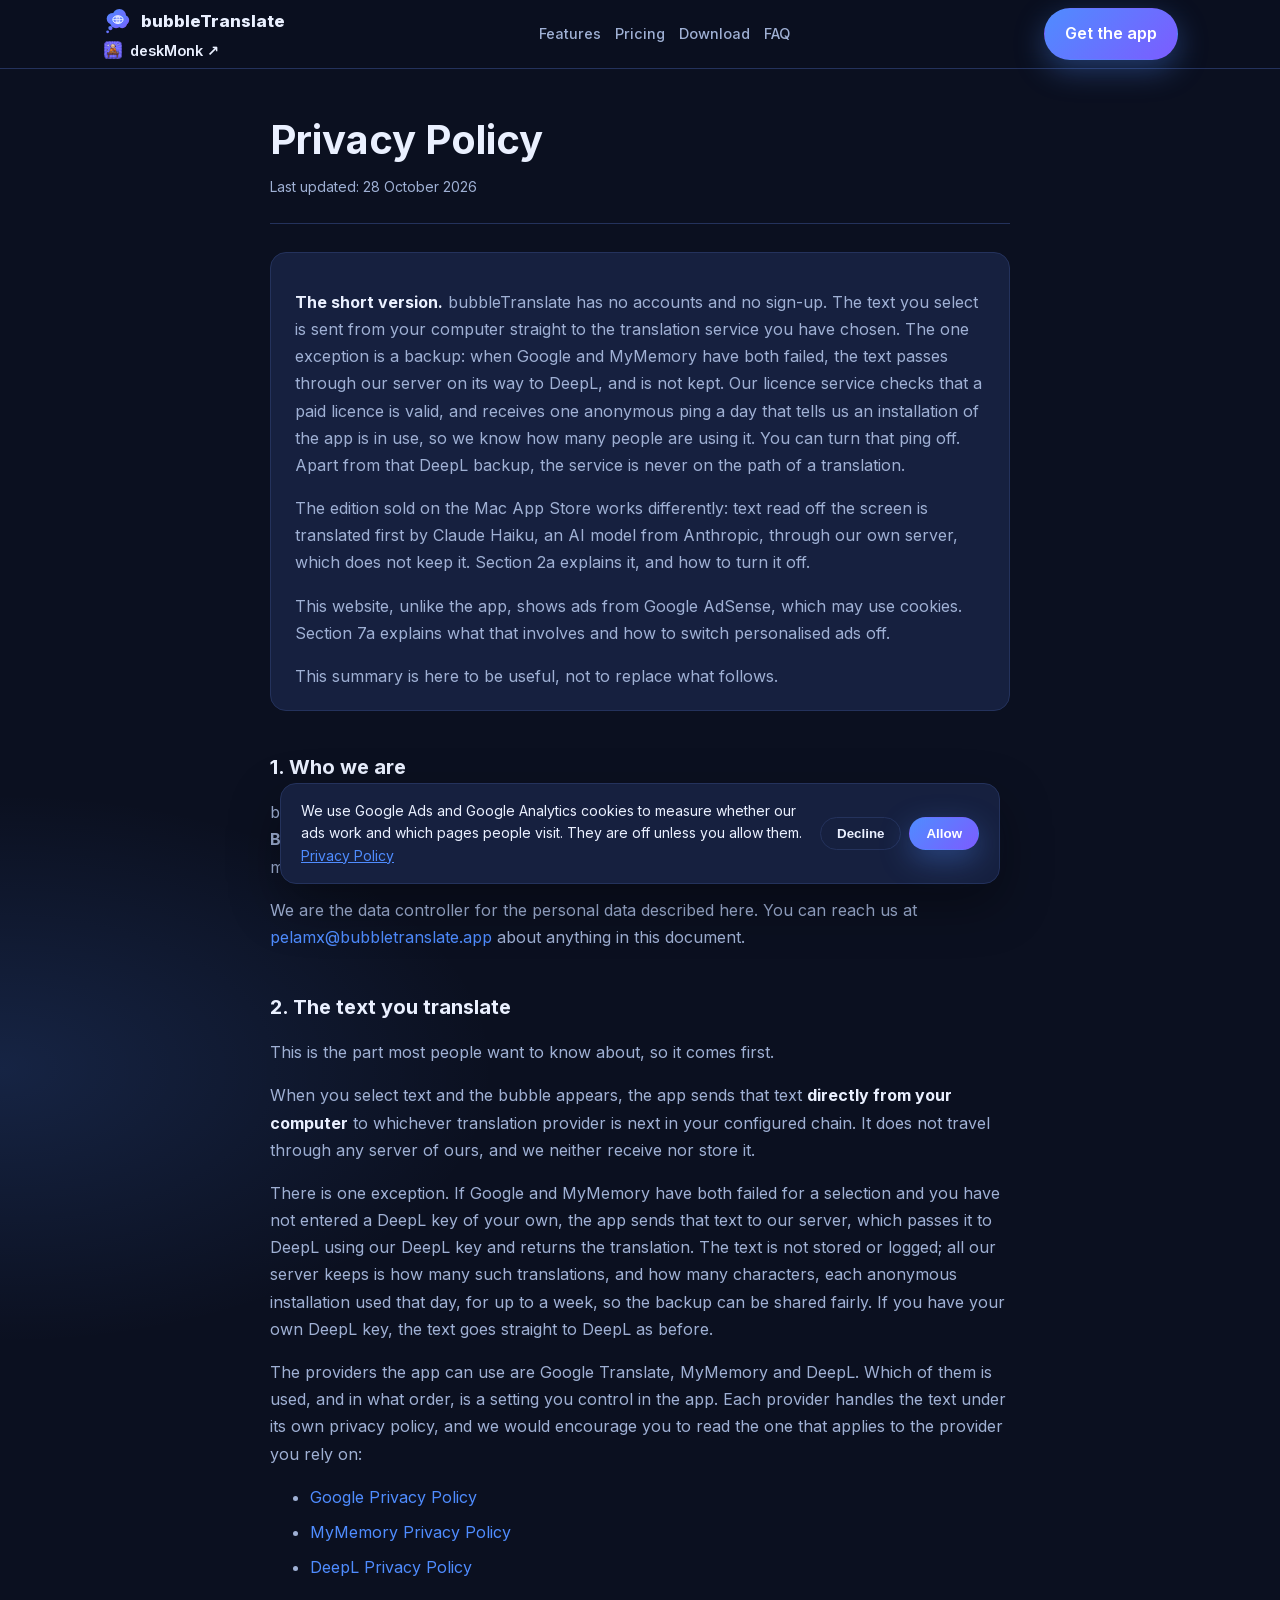
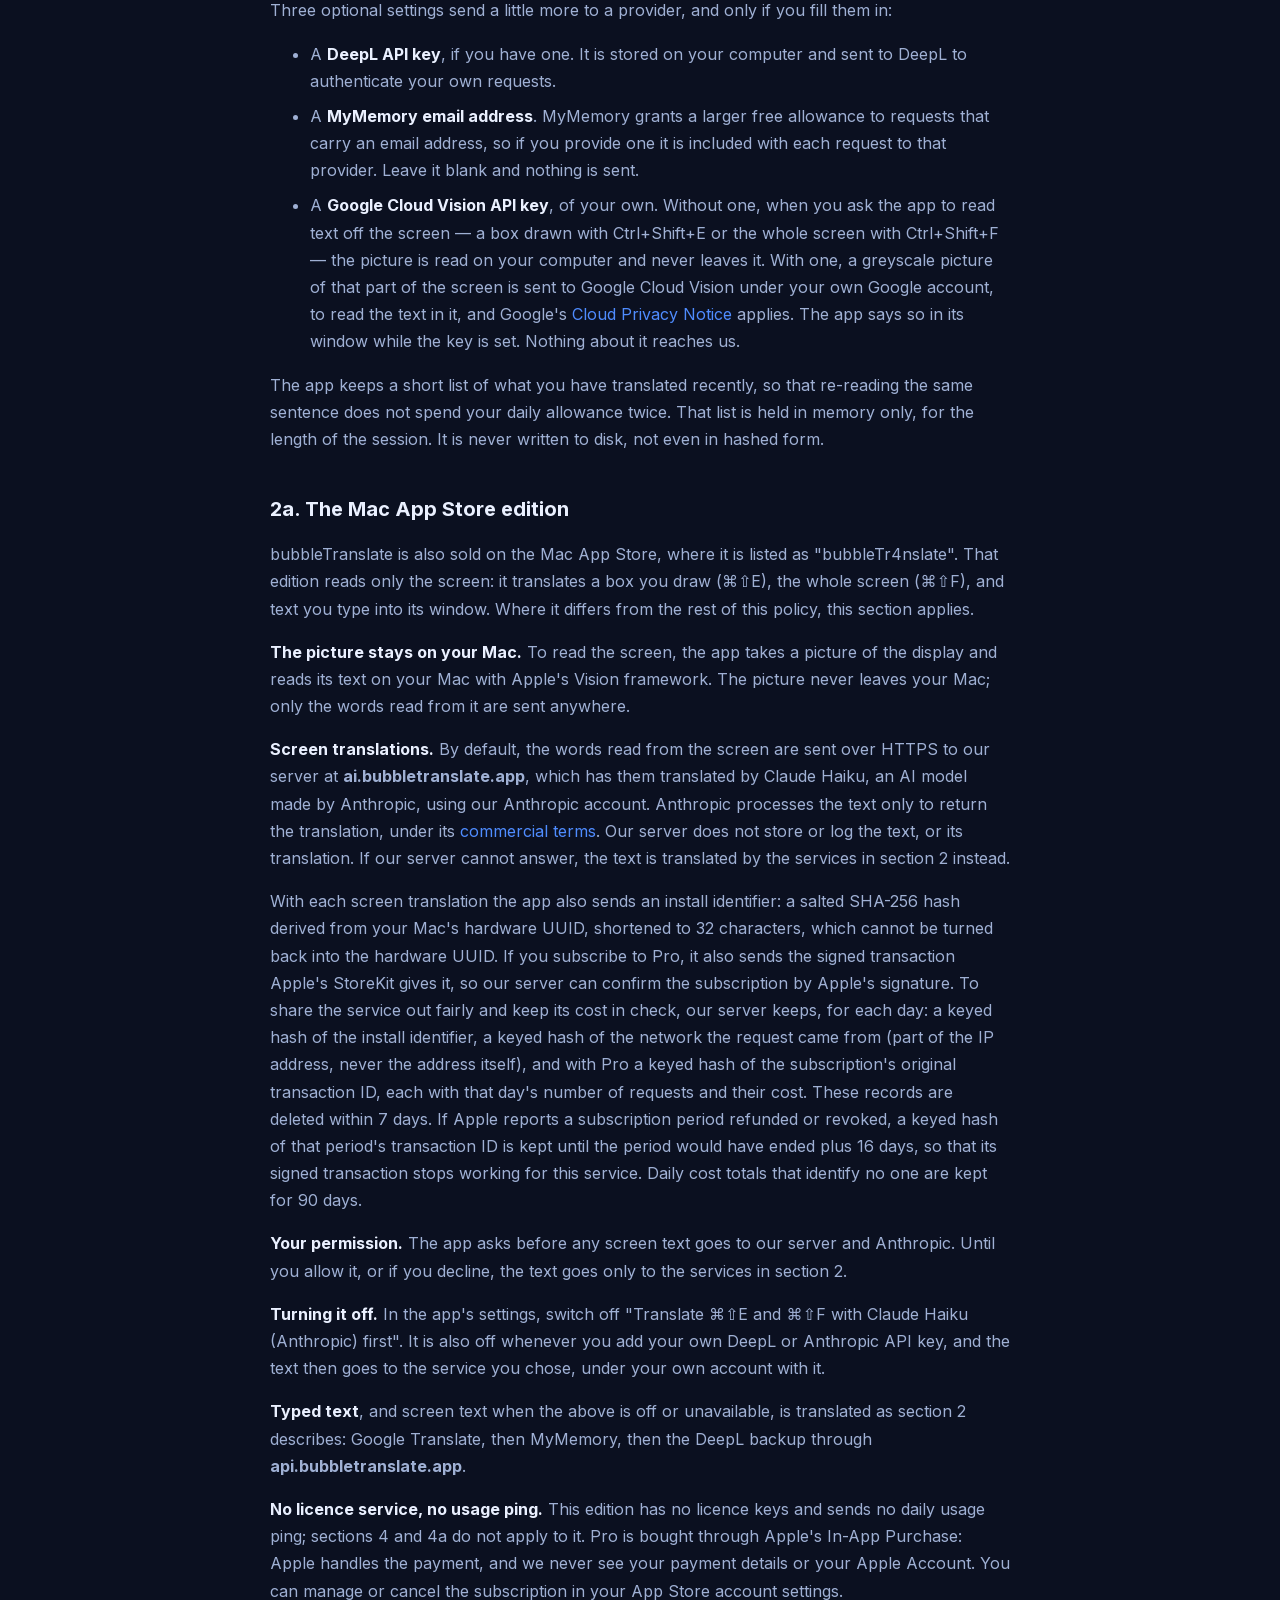
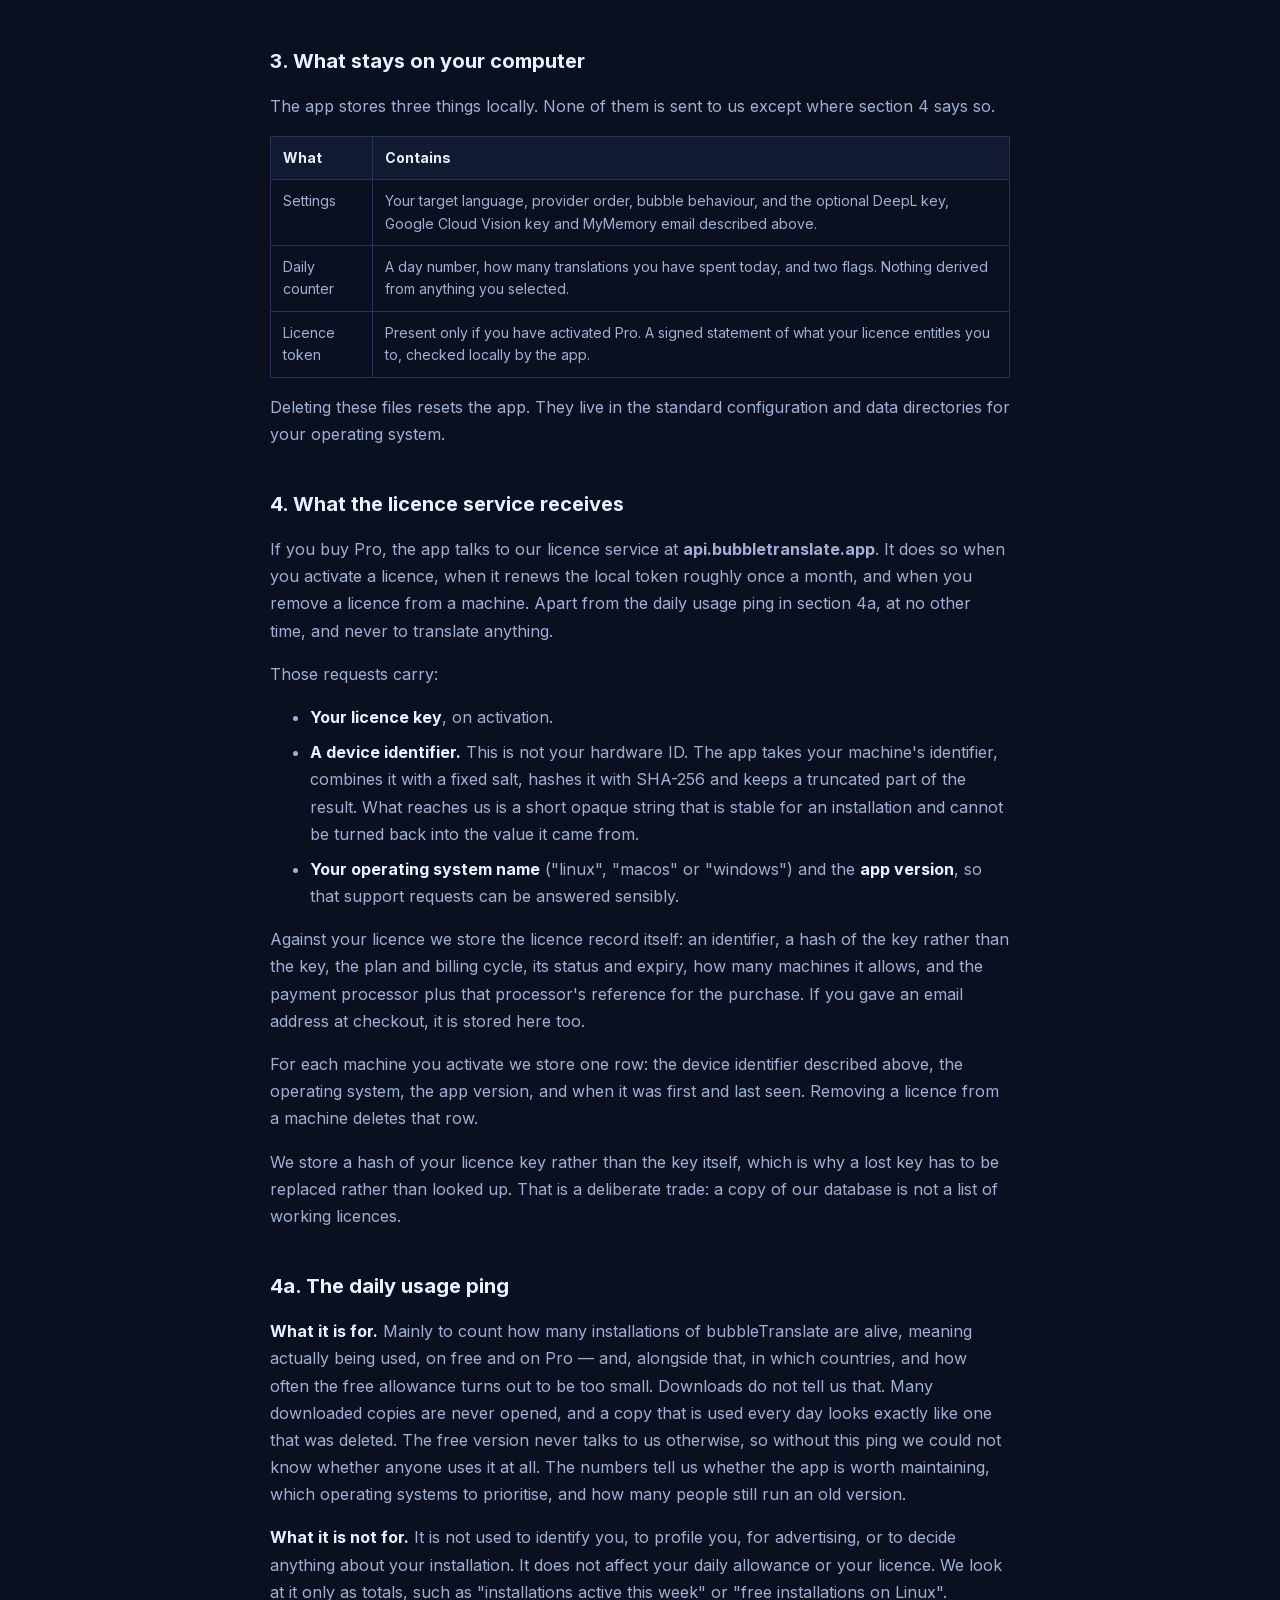
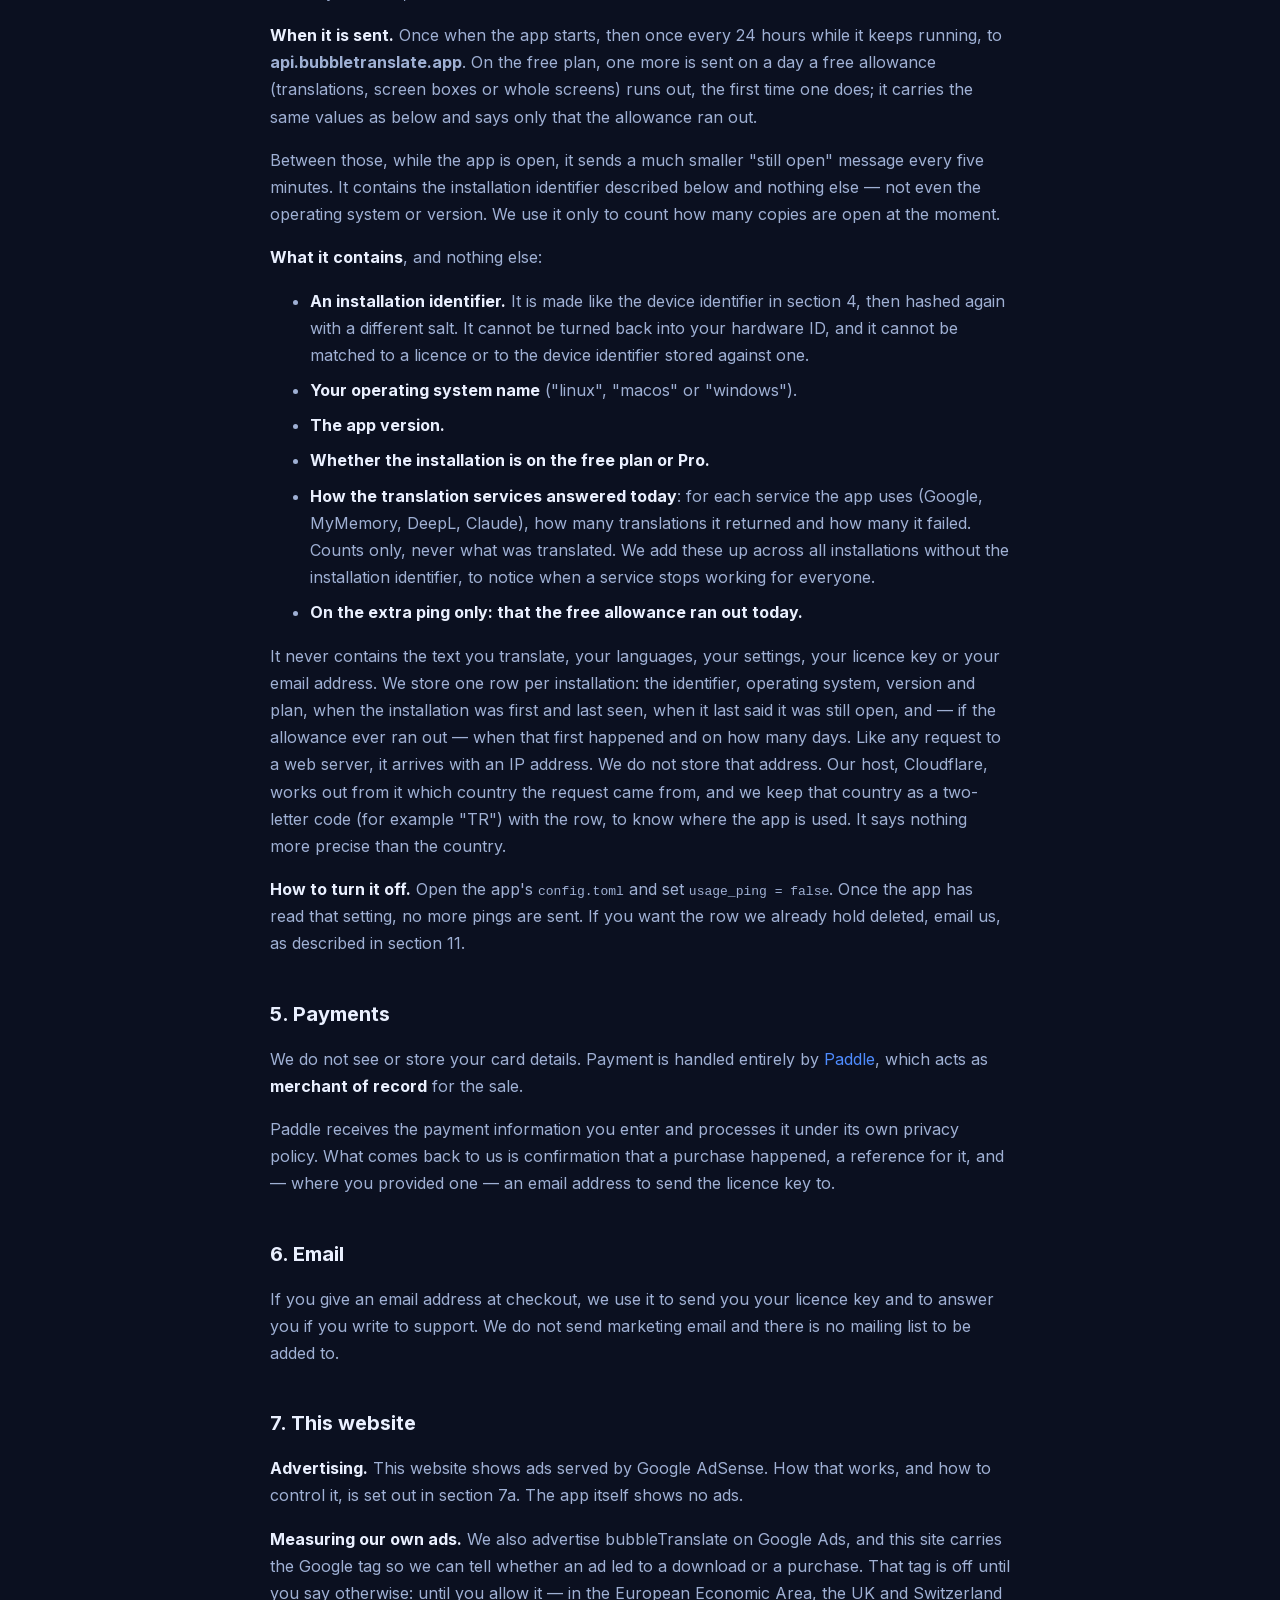
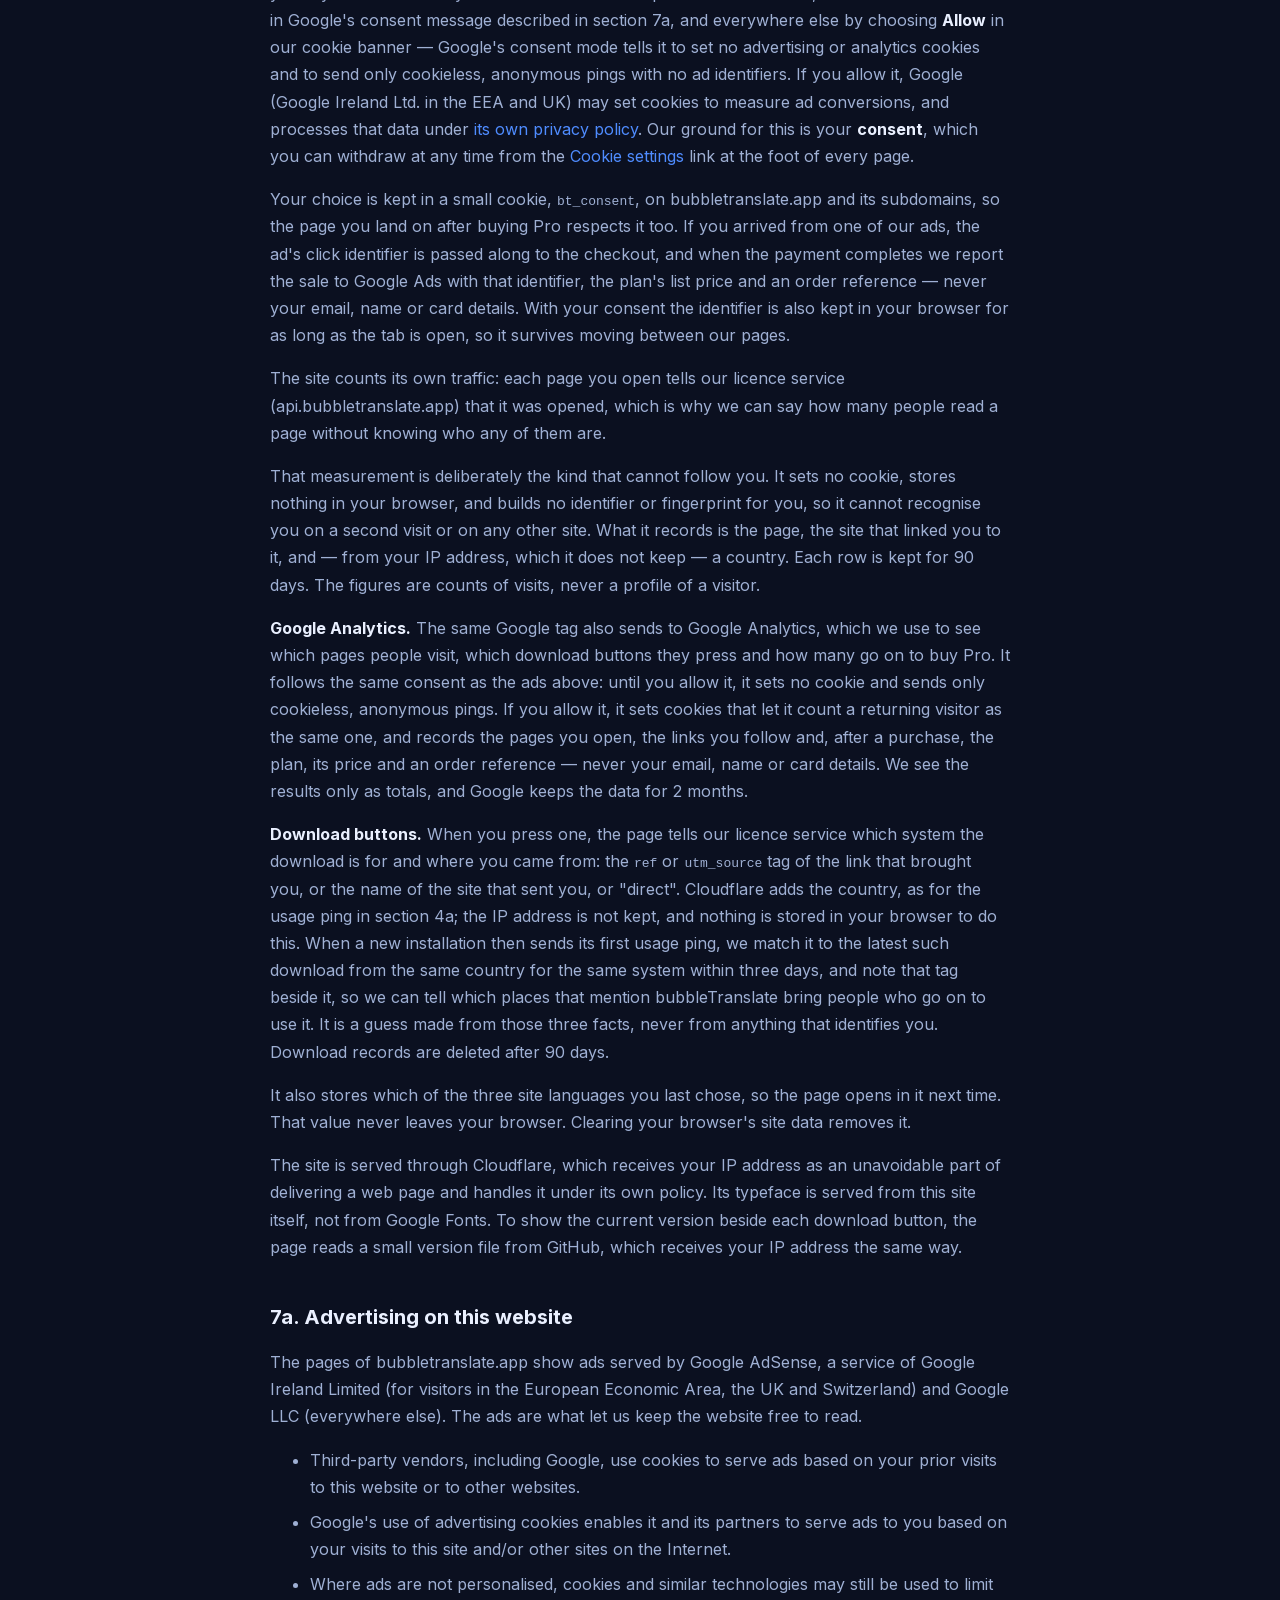
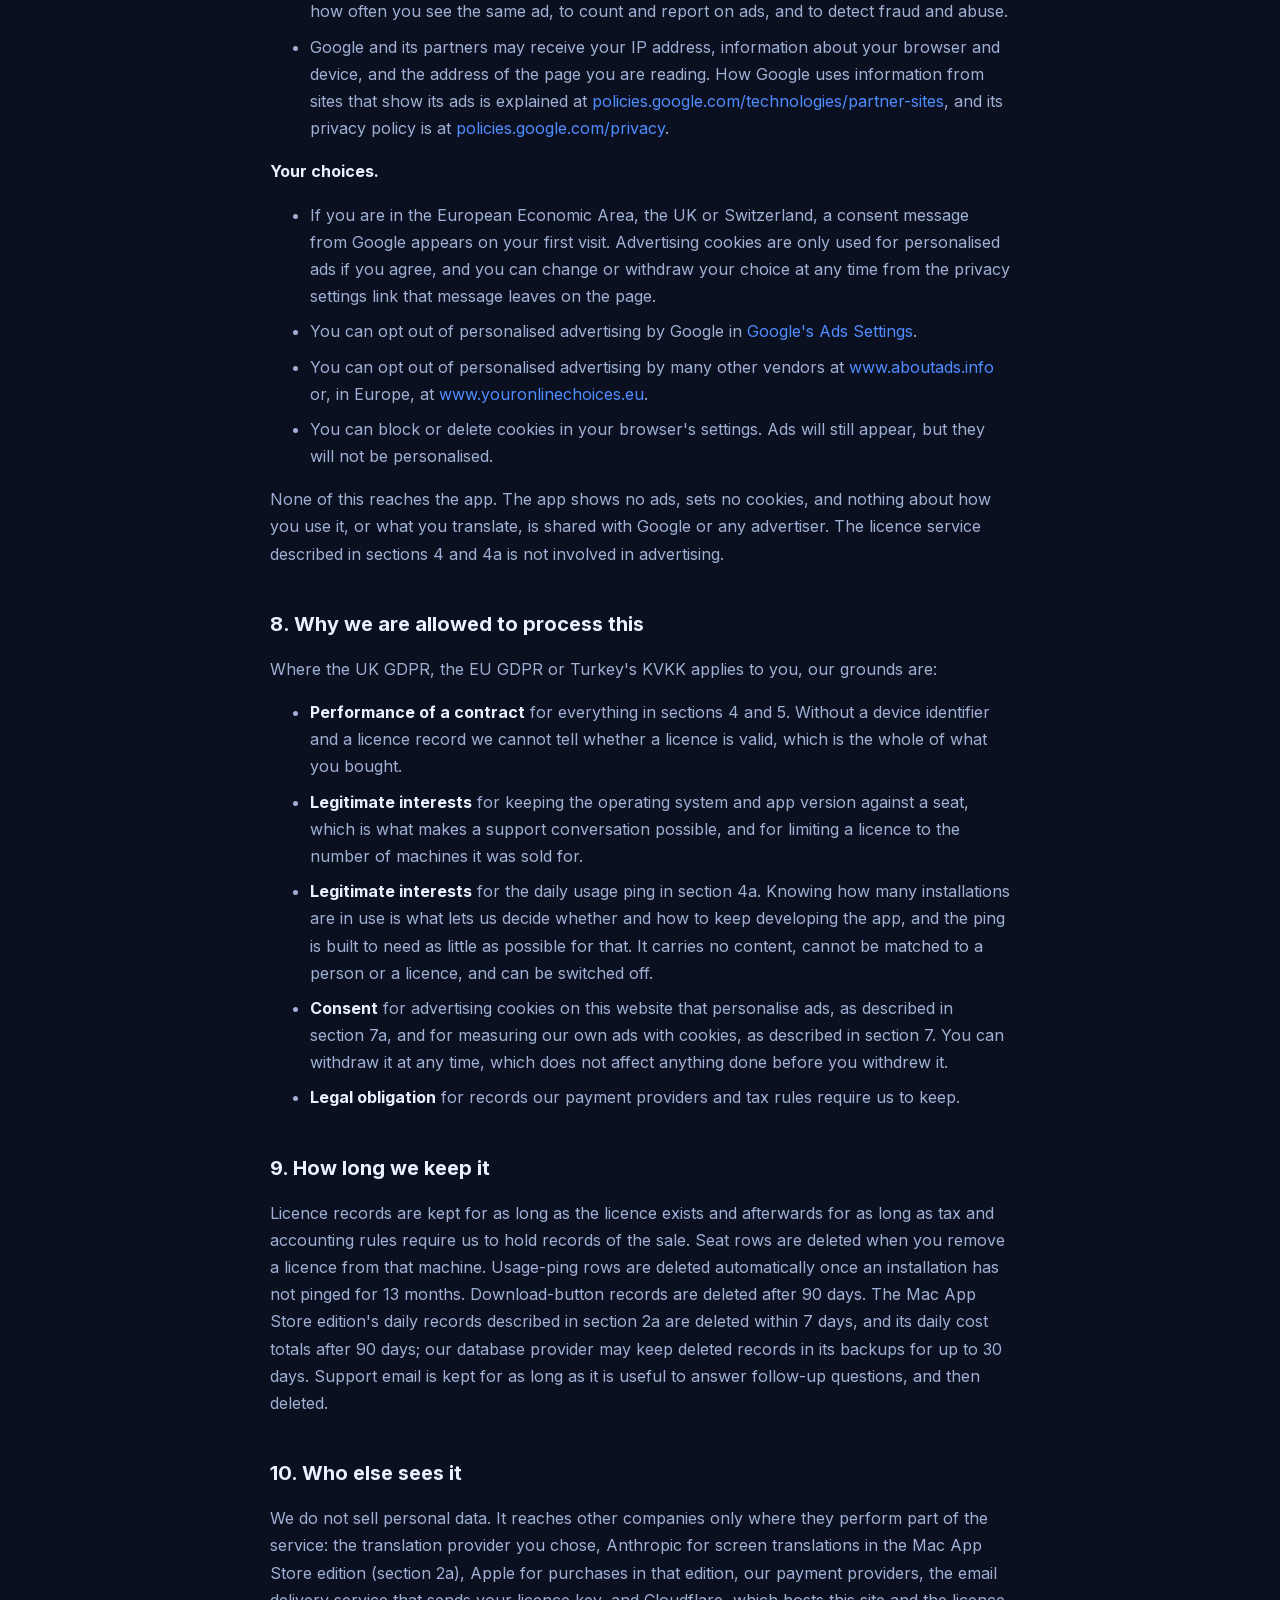
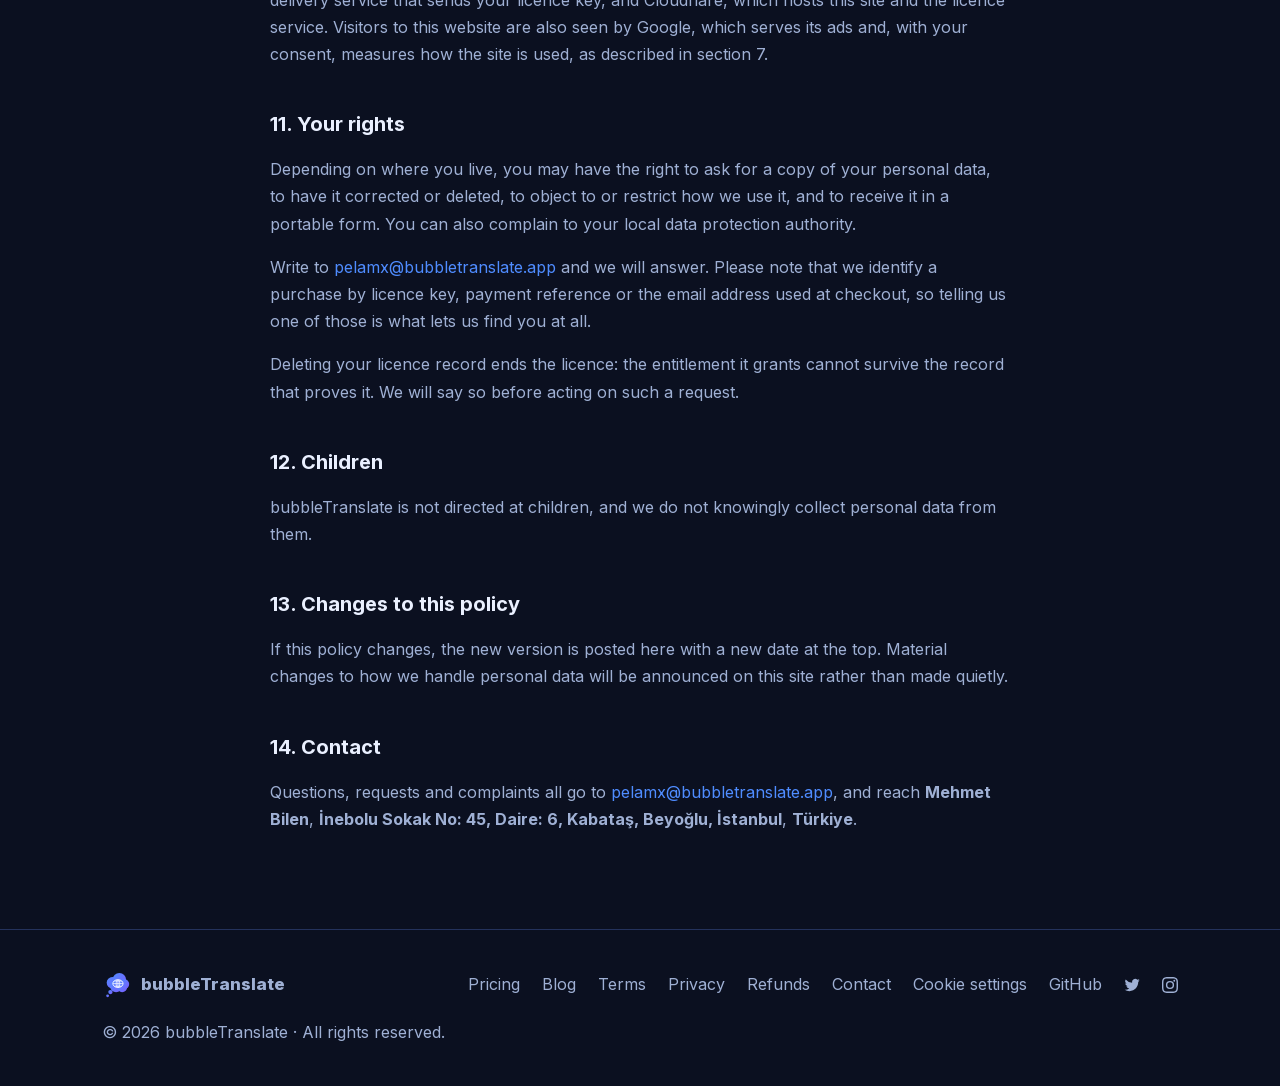
<file: privacy.html>
<!DOCTYPE html>
<html lang="en">
<head>
  <!-- Google tag (gtag.js), with Consent Mode v2: everything denied until the visitor allows it (consent.js). -->
  <script>
    window.dataLayer = window.dataLayer || [];
    function gtag(){dataLayer.push(arguments);}
    gtag('consent', 'default', {
      ad_storage: 'denied',
      ad_user_data: 'denied',
      ad_personalization: 'denied',
      analytics_storage: 'denied',
      wait_for_update: 500
    });
    try {
      if (/(?:^|; )bt_consent=granted(?:;|$)/.test(document.cookie) ||
          localStorage.getItem('bt-consent') === 'granted') {
        gtag('consent', 'update', {
          ad_storage: 'granted',
          ad_user_data: 'granted',
          ad_personalization: 'granted',
          analytics_storage: 'granted'
        });
      }
    } catch (e) {}
    gtag('set', 'ads_data_redaction', true);
    gtag('js', new Date());
    gtag('config', 'AW-18451580938');
  </script>
  <script async src="https://www.googletagmanager.com/gtag/js?id=AW-18451580938"></script>
  <!-- Google Tag Manager. After the consent defaults above, so its tags start out denied too. -->
  <script>(function(w,d,s,l,i){w[l]=w[l]||[];w[l].push({'gtm.start':
  new Date().getTime(),event:'gtm.js'});var f=d.getElementsByTagName(s)[0],
  j=d.createElement(s),dl=l!='dataLayer'?'&l='+l:'';j.async=true;j.src=
  'https://www.googletagmanager.com/gtm.js?id='+i+dl;f.parentNode.insertBefore(j,f);
  })(window,document,'script','dataLayer','GTM-MLKTRCKQ');</script>
  <!-- End Google Tag Manager -->
  <meta charset="UTF-8">
  <meta name="viewport" content="width=device-width, initial-scale=1.0">
  <title>Privacy Policy — bubbleTranslate</title>
  <meta name="description" content="What bubbleTranslate does and does not collect. The app has no accounts, and the licence service never sees the text you translate.">
  <meta name="theme-color" content="#0b1020">
  <meta name="robots" content="index, follow">
  <link rel="icon" type="image/svg+xml" href="favicon.svg">
  <link rel="preload" href="/fonts/inter-latin.woff2" as="font" type="font/woff2" crossorigin>
  <link rel="stylesheet" href="styles.css?v=20261114-sibling2">
  <link rel="canonical" href="https://bubbletranslate.app/privacy">
  <meta property="og:title" content="Privacy Policy — bubbleTranslate">
  <meta property="og:description" content="What bubbleTranslate does and does not collect. The app has no accounts, and the licence service never sees the text you translate.">
  <meta property="og:type" content="website">
  <meta property="og:url" content="https://bubbletranslate.app/privacy">
  <meta property="og:site_name" content="bubbleTranslate">
  <meta property="og:locale" content="en">
  <meta property="og:image" content="https://bubbletranslate.app/downloads/video/poster.jpg">
  <meta property="og:image:alt" content="bubbleTranslate showing a translation bubble at the cursor">
  <meta name="twitter:card" content="summary_large_image">
  <meta name="twitter:site" content="@bubbletr4nslate">
  <meta name="twitter:creator" content="@bubbletr4nslate">
  <meta name="twitter:image" content="https://bubbletranslate.app/downloads/video/poster.jpg">
  <meta name="twitter:title" content="Privacy Policy — bubbleTranslate">
  <meta name="twitter:description" content="What bubbleTranslate does and does not collect. The app has no accounts, and the licence service never sees the text you translate.">
  <!-- AdSense requests nothing until consent.js says consent was given:
       unpaused, it sets Google's ad cookie before anyone is asked. -->
  <script>(window.adsbygoogle = window.adsbygoogle || []).pauseAdRequests = 1;</script>
  <script async src="https://pagead2.googlesyndication.com/pagead/js/adsbygoogle.js?client=ca-pub-4957515354749245"
     crossorigin="anonymous"></script>
</head>
<body>
  <!-- Google Tag Manager (noscript) -->
  <noscript><iframe src="https://www.googletagmanager.com/ns.html?id=GTM-MLKTRCKQ"
  height="0" width="0" style="display:none;visibility:hidden"></iframe></noscript>
  <!-- End Google Tag Manager (noscript) -->
  <header class="site">
    <div class="container nav">
      <div class="brand-group">
      <a class="brand" href="./">
        <img class="logo" src="favicon.svg" alt="bubbleTranslate logo">
        bubbleTranslate
      </a>
        <a class="sibling" href="https://deskmonk.app"><img src="/logos/deskmonk.svg" alt="">deskMonk ↗</a>
      </div>
      <nav class="nav-links">
        <a href="./#features">Features</a>
        <a href="pricing">Pricing</a>
        <a href="./#download">Download</a>
        <a href="./#faq">FAQ</a>
      </nav>
      <div class="nav-cta">
        <a class="btn btn-primary" href="./#download">Get the app</a>
      </div>
    </div>
  </header>

  <main class="legal">
    <div class="legal-head">
      <h1>Privacy Policy</h1>
      <p class="updated">Last updated: 28 October 2026</p>
    </div>


    <div class="summary">
      <p><strong>The short version.</strong> bubbleTranslate has no accounts and no sign-up. The text you
      select is sent from your computer straight to the translation service you have chosen. The one
      exception is a backup: when Google and MyMemory have both failed, the text passes through our server
      on its way to DeepL, and is not kept. Our licence service checks that a paid licence is valid, and receives one
      anonymous ping a day that tells us an installation of the app is in use, so we know how many people
      are using it. You can turn that ping off. Apart from that DeepL backup, the service is never on the path
      of a translation.</p>
      <p>The edition sold on the Mac App Store works differently: text read off the screen is translated
      first by Claude Haiku, an AI model from Anthropic, through our own server, which does not keep it.
      Section 2a explains it, and how to turn it off.</p>
      <p>This website, unlike the app, shows ads from Google AdSense, which may use cookies. Section 7a
      explains what that involves and how to switch personalised ads off.</p>
      <p>This summary is here to be useful, not to replace what follows.</p>
    </div>

    <h2 id="who-we-are">1. Who we are</h2>
    <p>bubbleTranslate is operated by <b>Mehmet Bilen</b>, <b>İnebolu Sokak No: 45, Daire: 6, Kabataş, Beyoğlu, İstanbul</b>, <b>Türkiye</b>.
    In this policy, "we" and "us" mean that business, and "the app" means the bubbleTranslate desktop
    application for macOS, Windows and Linux.</p>
    <p>We are the data controller for the personal data described here. You can reach us at
    <a href="mailto:pelamx@bubbletranslate.app">pelamx@bubbletranslate.app</a> about anything in this
    document.</p>

    <h2 id="text-you-translate">2. The text you translate</h2>
    <p>This is the part most people want to know about, so it comes first.</p>
    <p>When you select text and the bubble appears, the app sends that text <strong>directly from your
    computer</strong> to whichever translation provider is next in your configured chain. It does not
    travel through any server of ours, and we neither receive nor store it.</p>
    <p>There is one exception. If Google and MyMemory have both failed for a selection and you have not
    entered a DeepL key of your own, the app sends that text to our server, which passes it to DeepL using
    our DeepL key and returns the translation. The text is not stored or logged; all our server keeps is
    how many such translations, and how many characters, each anonymous installation used that day, for
    up to a week, so the backup can be shared fairly. If you have your own DeepL key, the text goes
    straight to DeepL as before.</p>
    <p>The providers the app can use are Google Translate, MyMemory and DeepL. Which of them is used, and
    in what order, is a setting you control in the app. Each provider handles the text under its own
    privacy policy, and we would encourage you to read the one that applies to the provider you rely on:</p>
    <ul>
      <li><a href="https://policies.google.com/privacy" target="_blank" rel="noopener">Google Privacy Policy</a></li>
      <li><a href="https://mymemory.translated.net/doc/en/privacy.php" target="_blank" rel="noopener">MyMemory Privacy Policy</a></li>
      <li><a href="https://www.deepl.com/privacy" target="_blank" rel="noopener">DeepL Privacy Policy</a></li>
    </ul>
    <p>Three optional settings send a little more to a provider, and only if you fill them in:</p>
    <ul>
      <li>A <strong>DeepL API key</strong>, if you have one. It is stored on your computer and sent to
      DeepL to authenticate your own requests.</li>
      <li>A <strong>MyMemory email address</strong>. MyMemory grants a larger free allowance to requests
      that carry an email address, so if you provide one it is included with each request to that
      provider. Leave it blank and nothing is sent.</li>
      <li>A <strong>Google Cloud Vision API key</strong>, of your own. Without one, when you ask the app
      to read text off the screen — a box drawn with Ctrl+Shift+E or the whole screen with Ctrl+Shift+F —
      the picture is read on your computer and never leaves it. With one, a greyscale picture of that
      part of the screen is sent to Google Cloud Vision under your own Google account, to read the text in
      it, and Google's <a href="https://cloud.google.com/terms/cloud-privacy-notice" target="_blank"
      rel="noopener">Cloud Privacy Notice</a> applies. The app says so in its window while the key is set.
      Nothing about it reaches us.</li>
    </ul>
    <p>The app keeps a short list of what you have translated recently, so that re-reading the same
    sentence does not spend your daily allowance twice. That list is held in memory only, for the length
    of the session. It is never written to disk, not even in hashed form.</p>

    <h2 id="mac-app-store">2a. The Mac App Store edition</h2>
    <p>bubbleTranslate is also sold on the Mac App Store, where it is listed as "bubbleTr4nslate". That
    edition reads only the screen: it translates a box you draw (⌘⇧E), the whole screen (⌘⇧F), and text
    you type into its window. Where it differs from the rest of this policy, this section applies.</p>
    <p><strong>The picture stays on your Mac.</strong> To read the screen, the app takes a picture of the
    display and reads its text on your Mac with Apple's Vision framework. The picture never leaves your
    Mac; only the words read from it are sent anywhere.</p>
    <p><strong>Screen translations.</strong> By default, the words read from the screen are sent over
    HTTPS to our server at <b>ai.bubbletranslate.app</b>, which has them translated by Claude Haiku, an
    AI model made by Anthropic, using our Anthropic account. Anthropic processes the text only to return
    the translation, under its <a href="https://www.anthropic.com/legal" target="_blank"
    rel="noopener">commercial terms</a>. Our server does not store or log the text, or its translation.
    If our server cannot answer, the text is translated by the services in section 2 instead.</p>
    <p>With each screen translation the app also sends an install identifier: a salted SHA-256 hash
    derived from your Mac's hardware UUID, shortened to 32 characters, which cannot be turned back into
    the hardware UUID. If you subscribe to Pro, it also sends the signed transaction Apple's StoreKit gives
    it, so our server can confirm the subscription by Apple's signature. To share the service out fairly
    and keep its cost in check, our server keeps, for each day: a keyed hash of the install identifier, a
    keyed hash of the network the request came from (part of the IP address, never the address itself),
    and with Pro a keyed hash of the subscription's original transaction ID, each with that day's number
    of requests and their cost. These records are deleted within 7 days. If Apple reports a subscription
    period refunded or revoked, a keyed hash of that period's transaction ID is kept until the period
    would have ended plus 16 days, so that its signed transaction stops working for this service. Daily
    cost totals that identify no one are kept for 90 days.</p>
    <p><strong>Your permission.</strong> The app asks before any screen text goes to our server and
    Anthropic. Until you allow it, or if you decline, the text goes only to the services in section 2.</p>
    <p><strong>Turning it off.</strong> In the app's settings, switch off "Translate ⌘⇧E and ⌘⇧F with
    Claude Haiku (Anthropic) first". It is also off whenever you add your own DeepL or Anthropic API key,
    and the text then goes to the service you chose, under your own account with it.</p>
    <p><strong>Typed text</strong>, and screen text when the above is off or unavailable, is translated
    as section 2 describes: Google Translate, then MyMemory, then the DeepL backup through
    <b>api.bubbletranslate.app</b>.</p>
    <p><strong>No licence service, no usage ping.</strong> This edition has no licence keys and sends no
    daily usage ping; sections 4 and 4a do not apply to it. Pro is bought through Apple's In-App Purchase:
    Apple handles the payment, and we never see your payment details or your Apple Account. You can
    manage or cancel the subscription in your App Store account settings.</p>

    <h2 id="on-your-computer">3. What stays on your computer</h2>
    <p>The app stores three things locally. None of them is sent to us except where section 4 says so.</p>
    <table>
      <tr><th>What</th><th>Contains</th></tr>
      <tr>
        <td>Settings</td>
        <td>Your target language, provider order, bubble behaviour, and the optional DeepL key, Google
        Cloud Vision key and MyMemory email described above.</td>
      </tr>
      <tr>
        <td>Daily counter</td>
        <td>A day number, how many translations you have spent today, and two flags. Nothing derived from
        anything you selected.</td>
      </tr>
      <tr>
        <td>Licence token</td>
        <td>Present only if you have activated Pro. A signed statement of what your licence entitles you
        to, checked locally by the app.</td>
      </tr>
    </table>
    <p>Deleting these files resets the app. They live in the standard configuration and data directories
    for your operating system.</p>

    <h2 id="licence-service">4. What the licence service receives</h2>
    <p>If you buy Pro, the app talks to our licence service at <b>api.bubbletranslate.app</b>. It does so
    when you activate a licence, when it renews the local token roughly once a month, and when you remove
    a licence from a machine. Apart from the daily usage ping in section 4a, at no other time, and never to
    translate anything.</p>
    <p>Those requests carry:</p>
    <ul>
      <li><strong>Your licence key</strong>, on activation.</li>
      <li><strong>A device identifier.</strong> This is not your hardware ID. The app takes your machine's
      identifier, combines it with a fixed salt, hashes it with SHA-256 and keeps a truncated part of the
      result. What reaches us is a short opaque string that is stable for an installation and cannot be
      turned back into the value it came from.</li>
      <li><strong>Your operating system name</strong> ("linux", "macos" or "windows") and the <strong>app
      version</strong>, so that support requests can be answered sensibly.</li>
    </ul>
    <p>Against your licence we store the licence record itself: an identifier, a hash of the key rather
    than the key, the plan and billing cycle, its status and expiry, how many machines it allows, and the
    payment processor plus that processor's reference for the purchase. If you gave an email address at
    checkout, it is stored here too.</p>
    <p>For each machine you activate we store one row: the device identifier described above, the
    operating system, the app version, and when it was first and last seen. Removing a licence from a
    machine deletes that row.</p>
    <p>We store a hash of your licence key rather than the key itself, which is why a lost key has to be
    replaced rather than looked up. That is a deliberate trade: a copy of our database is not a list of
    working licences.</p>

    <h2 id="usage-ping">4a. The daily usage ping</h2>
    <p><strong>What it is for.</strong> Mainly to count how many installations of bubbleTranslate are
    alive, meaning actually being used, on free and on Pro — and, alongside that, in which countries, and
    how often the free allowance turns out to be too small. Downloads do not tell us
    that. Many downloaded copies are never opened, and a copy that is used every day looks exactly like one
    that was deleted. The free version never talks to us otherwise, so without this ping we could not know
    whether anyone uses it at all. The numbers tell us whether the app is worth maintaining, which operating
    systems to prioritise, and how many people still run an old version.</p>
    <p><strong>What it is not for.</strong> It is not used to identify you, to profile you, for advertising,
    or to decide anything about your installation. It does not affect your daily allowance or your licence.
    We look at it only as totals, such as "installations active this week" or "free installations on
    Linux".</p>
    <p><strong>When it is sent.</strong> Once when the app starts, then once every 24 hours while it keeps
    running, to <b>api.bubbletranslate.app</b>. On the free plan, one more is sent on a day a free allowance
    (translations, screen boxes or whole screens) runs out, the first time one does; it carries the same values as below and says only that
    the allowance ran out.</p>
    <p>Between those, while the app is open, it sends a much smaller "still open" message every five
    minutes. It contains the installation identifier described below and nothing else — not even the
    operating system or version. We use it only to count how many copies are open at the moment.</p>
    <p><strong>What it contains</strong>, and nothing else:</p>
    <ul>
      <li><strong>An installation identifier.</strong> It is made like the device identifier in section 4,
      then hashed again with a different salt. It cannot be turned back into your hardware ID, and it cannot
      be matched to a licence or to the device identifier stored against one.</li>
      <li><strong>Your operating system name</strong> ("linux", "macos" or "windows").</li>
      <li><strong>The app version.</strong></li>
      <li><strong>Whether the installation is on the free plan or Pro.</strong></li>
      <li><strong>How the translation services answered today</strong>: for each service the app uses
      (Google, MyMemory, DeepL, Claude), how many translations it returned and how many it failed. Counts
      only, never what was translated. We add these up across all installations without the
      installation identifier, to notice when a service stops working for everyone.</li>
      <li><strong>On the extra ping only: that the free allowance ran out today.</strong></li>
    </ul>
    <p>It never contains the text you translate, your languages, your settings, your licence key or your
    email address. We store one row per installation: the identifier, operating system, version and plan,
    when the installation was first and last seen, when it last said it was still open, and — if the allowance ever ran out — when that first
    happened and on how many days. Like any request to a web server, it arrives with an IP address. We do
    not store that address. Our host, Cloudflare, works out from it which country the request came from, and
    we keep that country as a two-letter code (for example "TR") with the row, to know where the app is
    used. It says nothing more precise than the country.</p>
    <p><strong>How to turn it off.</strong> Open the app's <code>config.toml</code> and set
    <code>usage_ping = false</code>. Once the app has read that setting, no more pings are sent. If you want
    the row we already hold deleted, email us, as described in section 11.</p>

    <h2 id="payments">5. Payments</h2>
    <p>We do not see or store your card details. Payment is handled entirely by
    <a href="https://www.paddle.com/legal/privacy" target="_blank" rel="noopener">Paddle</a>, which acts as
    <strong>merchant of record</strong> for the sale.</p>
    <p>Paddle receives the payment information you enter and processes it under its own privacy policy. What
    comes back to us is confirmation that a purchase happened, a reference for it, and — where you
    provided one — an email address to send the licence key to.</p>

    <h2 id="email">6. Email</h2>
    <p>If you give an email address at checkout, we use it to send you your licence key and to answer you
    if you write to support. We do not send marketing email and there is no mailing list to be added to.</p>

    <h2 id="website">7. This website</h2>
    <p><strong>Advertising.</strong> This website shows ads served by Google AdSense. How that works,
    and how to control it, is set out in section 7a. The app itself shows no ads.</p>
    <p><strong>Measuring our own ads.</strong> We also advertise bubbleTranslate on Google Ads, and this
    site carries the Google tag so we can tell whether an ad led to a download or a purchase. That tag is
    off until you say otherwise: until you allow it — in the European Economic Area, the UK and
    Switzerland in Google's consent message described in section 7a, and everywhere else by choosing
    <strong>Allow</strong> in our cookie banner — Google's consent mode tells it to set no advertising
    or analytics cookies and to send only cookieless, anonymous pings with no ad identifiers. If you allow it, Google (Google Ireland Ltd. in the EEA and
    UK) may set cookies to measure ad conversions, and processes that data under
    <a href="https://policies.google.com/privacy" target="_blank" rel="noopener">its own privacy policy</a>.
    Our ground for this is your <strong>consent</strong>, which you can withdraw at any time from the
    <a href="#" data-consent-open>Cookie settings</a> link at the foot of every page.</p>
    <p>Your choice is kept in a small cookie, <code>bt_consent</code>, on bubbletranslate.app and its
    subdomains, so the page you land on after buying Pro respects it too. If you arrived from one of our
    ads, the ad's click identifier is passed along to the checkout, and when the payment completes we
    report the sale to Google Ads with that identifier, the plan's list price and an order reference —
    never your email, name or card details. With your consent the identifier is also kept in your
    browser for as long as the tab is open, so it survives moving between our pages.</p>
    <p>The site counts its own traffic: each page you open tells our licence service
    (api.bubbletranslate.app) that it was opened, which is why we can say how many people read a page
    without knowing who any of them are.</p>
    <p>That measurement is deliberately the kind that cannot follow you. It sets no cookie, stores
    nothing in your browser, and builds no identifier or fingerprint for you, so it cannot recognise you
    on a second visit or on any other site. What it records is the page, the site that linked you to it,
    and — from your IP address, which it does not keep — a country. Each row is kept for 90 days. The
    figures are counts of visits, never a profile of a visitor.</p>
    <p><strong>Google Analytics.</strong> The same Google tag also sends to Google Analytics, which we
    use to see which pages people visit, which download buttons they press and how many go on to buy
    Pro. It follows the same consent as the ads above: until you allow it, it sets no cookie and sends
    only cookieless, anonymous pings. If you allow it, it sets cookies that let it count a returning
    visitor as the same one, and records the pages you open, the links you follow and, after a
    purchase, the plan, its price and an order reference — never your email, name or card details. We
    see the results only as totals, and Google keeps the data for 2 months.</p>
    <p><strong>Download buttons.</strong> When you press one, the page tells our licence service which
    system the download is for and where you came from: the <code>ref</code> or <code>utm_source</code>
    tag of the link that brought you, or the name of the site that sent you, or "direct". Cloudflare adds
    the country, as for the usage ping in section 4a; the IP address is not kept, and nothing is stored
    in your browser to do this. When a new installation then sends its first usage ping, we match it to
    the latest such download from the same country for the same system within three days, and note that
    tag beside it, so we can tell which places that mention bubbleTranslate bring people who go on to
    use it. It is a guess made from those three facts, never from anything that identifies you.
    Download records are deleted after 90 days.</p>
    <p>It also stores which of the three site languages you last chose, so the page opens in it next
    time. That value never leaves your browser. Clearing your browser's site data removes it.</p>
    <p>The site is served through Cloudflare, which receives your IP address as an unavoidable part of
    delivering a web page and handles it under its own policy. Its typeface is served from this site
    itself, not from Google Fonts. To show the current version beside each download button, the page
    reads a small version file from GitHub, which receives your IP address the same way.</p>

    <h2 id="advertising">7a. Advertising on this website</h2>
    <p>The pages of bubbletranslate.app show ads served by Google AdSense, a service of Google Ireland
    Limited (for visitors in the European Economic Area, the UK and Switzerland) and Google LLC
    (everywhere else). The ads are what let us keep the website free to read.</p>
    <ul>
      <li>Third-party vendors, including Google, use cookies to serve ads based on your prior visits to
      this website or to other websites.</li>
      <li>Google's use of advertising cookies enables it and its partners to serve ads to you based on your
      visits to this site and/or other sites on the Internet.</li>
      <li>Where ads are not personalised, cookies and similar technologies may still be used to limit how
      often you see the same ad, to count and report on ads, and to detect fraud and abuse.</li>
      <li>Google and its partners may receive your IP address, information about your browser and device,
      and the address of the page you are reading. How Google uses information from sites that show its
      ads is explained at
      <a href="https://policies.google.com/technologies/partner-sites" target="_blank" rel="noopener">policies.google.com/technologies/partner-sites</a>,
      and its privacy policy is at
      <a href="https://policies.google.com/privacy" target="_blank" rel="noopener">policies.google.com/privacy</a>.</li>
    </ul>
    <p><strong>Your choices.</strong></p>
    <ul>
      <li>If you are in the European Economic Area, the UK or Switzerland, a consent message from Google
      appears on your first visit. Advertising cookies are only used for personalised ads if you agree, and
      you can change or withdraw your choice at any time from the privacy settings link that message
      leaves on the page.</li>
      <li>You can opt out of personalised advertising by Google in
      <a href="https://adssettings.google.com" target="_blank" rel="noopener">Google's Ads Settings</a>.</li>
      <li>You can opt out of personalised advertising by many other vendors at
      <a href="https://www.aboutads.info/choices/" target="_blank" rel="noopener">www.aboutads.info</a>
      or, in Europe, at
      <a href="https://www.youronlinechoices.eu" target="_blank" rel="noopener">www.youronlinechoices.eu</a>.</li>
      <li>You can block or delete cookies in your browser's settings. Ads will still appear, but they will
      not be personalised.</li>
    </ul>
    <p>None of this reaches the app. The app shows no ads, sets no cookies, and nothing about how you use
    it, or what you translate, is shared with Google or any advertiser. The licence service described in
    sections 4 and 4a is not involved in advertising.</p>

    <h2 id="legal-basis">8. Why we are allowed to process this</h2>
    <p>Where the UK GDPR, the EU GDPR or Turkey's KVKK applies to you, our grounds are:</p>
    <ul>
      <li><strong>Performance of a contract</strong> for everything in sections 4 and 5. Without a device
      identifier and a licence record we cannot tell whether a licence is valid, which is the whole of
      what you bought.</li>
      <li><strong>Legitimate interests</strong> for keeping the operating system and app version against a
      seat, which is what makes a support conversation possible, and for limiting a licence to the number
      of machines it was sold for.</li>
      <li><strong>Legitimate interests</strong> for the daily usage ping in section 4a. Knowing how many
      installations are in use is what lets us decide whether and how to keep developing the app, and the
      ping is built to need as little as possible for that. It carries no content, cannot be matched to a
      person or a licence, and can be switched off.</li>
      <li><strong>Consent</strong> for advertising cookies on this website that personalise ads, as
      described in section 7a, and for measuring our own ads with cookies, as described in section 7.
      You can withdraw it at any time, which does not affect anything done before you withdrew it.</li>
      <li><strong>Legal obligation</strong> for records our payment providers and tax rules require us to
      keep.</li>
    </ul>

    <h2 id="retention">9. How long we keep it</h2>
    <p>Licence records are kept for as long as the licence exists and afterwards for as long as tax and
    accounting rules require us to hold records of the sale. Seat rows are deleted when you remove a
    licence from that machine. Usage-ping rows are deleted automatically once an installation has not
    pinged for 13 months. Download-button records are deleted after 90 days. The Mac App Store
    edition's daily records described in section 2a are deleted within 7 days, and its daily cost totals
    after 90 days; our database provider may keep deleted records in its backups for up to 30 days. Support email is kept for as long as it is useful to answer follow-up
    questions, and then deleted.</p>

    <h2 id="sharing">10. Who else sees it</h2>
    <p>We do not sell personal data. It reaches other companies only where they perform part of the
    service: the translation provider you chose, Anthropic for screen translations in the Mac App Store
    edition (section 2a), Apple for purchases in that edition, our payment providers, the email delivery service that
    sends your licence key, and Cloudflare, which hosts this site and the licence service. Visitors to
    this website are also seen by Google, which serves its ads and, with your consent, measures how the
    site is used, as described in section 7.</p>

    <h2 id="your-rights">11. Your rights</h2>
    <p>Depending on where you live, you may have the right to ask for a copy of your personal data, to
    have it corrected or deleted, to object to or restrict how we use it, and to receive it in a portable
    form. You can also complain to your local data protection authority.</p>
    <p>Write to <a href="mailto:pelamx@bubbletranslate.app">pelamx@bubbletranslate.app</a> and we will
    answer. Please note that we identify a purchase by licence key, payment reference or the email address
    used at checkout, so telling us one of those is what lets us find you at all.</p>
    <p>Deleting your licence record ends the licence: the entitlement it grants cannot survive the record
    that proves it. We will say so before acting on such a request.</p>

    <h2 id="children">12. Children</h2>
    <p>bubbleTranslate is not directed at children, and we do not knowingly collect personal data from
    them.</p>

    <h2 id="changes">13. Changes to this policy</h2>
    <p>If this policy changes, the new version is posted here with a new date at the top. Material changes
    to how we handle personal data will be announced on this site rather than made quietly.</p>

    <h2 id="contact">14. Contact</h2>
    <p>Questions, requests and complaints all go to
    <a href="mailto:pelamx@bubbletranslate.app">pelamx@bubbletranslate.app</a>, and reach
    <b>Mehmet Bilen</b>, <b>İnebolu Sokak No: 45, Daire: 6, Kabataş, Beyoğlu, İstanbul</b>, <b>Türkiye</b>.</p>
  </main>

  <footer class="site">
    <div class="container foot-grid">
      <div class="brand"><img class="logo" src="favicon.svg" alt=""> bubbleTranslate</div>
      <nav class="foot-links">
        <a href="pricing">Pricing</a>
        <a href="/blog">Blog</a>
        <a href="/terms">Terms</a>
        <a href="/privacy">Privacy</a>
        <a href="/refunds">Refunds</a>
        <a href="mailto:pelamx@bubbletranslate.app">Contact</a>
        <a href="#" data-consent-open>Cookie settings</a>
        <a href="https://github.com/pelamx/bubbleTranslate" target="_blank" rel="noopener">GitHub</a>
        <a class="foot-social" href="https://twitter.com/bubbletr4nslate" target="_blank" rel="noopener" aria-label="bubbleTranslate on Twitter" title="@bubbletr4nslate"><svg viewBox="0 0 24 24" width="16" height="16" aria-hidden="true" focusable="false"><path fill="currentColor" d="M23.643 4.937c-.835.37-1.732.62-2.675.733a4.67 4.67 0 0 0 2.048-2.578 9.3 9.3 0 0 1-2.958 1.13 4.66 4.66 0 0 0-7.938 4.25 13.229 13.229 0 0 1-9.602-4.868 4.66 4.66 0 0 0 1.442 6.22 4.647 4.647 0 0 1-2.11-.583v.06a4.66 4.66 0 0 0 3.737 4.568 4.692 4.692 0 0 1-2.104.08 4.661 4.661 0 0 0 4.352 3.234 9.348 9.348 0 0 1-5.786 1.995 9.5 9.5 0 0 1-1.112-.065 13.175 13.175 0 0 0 7.14 2.093c8.57 0 13.255-7.098 13.255-13.254 0-.202-.005-.403-.014-.602a9.47 9.47 0 0 0 2.323-2.41z"/></svg></a>
        <a class="foot-social" href="https://instagram.com/bubbletr4nslate" target="_blank" rel="noopener" aria-label="bubbleTranslate on Instagram" title="@bubbletr4nslate"><svg viewBox="0 0 24 24" width="16" height="16" aria-hidden="true" focusable="false"><path fill="currentColor" d="M12 2.163c3.204 0 3.584.012 4.85.07 1.17.053 1.805.249 2.227.415.56.217.96.477 1.382.896.419.42.679.819.896 1.381.164.422.36 1.057.413 2.227.057 1.266.07 1.646.07 4.85s-.015 3.585-.074 4.85c-.061 1.17-.256 1.805-.421 2.227a3.81 3.81 0 0 1-.896 1.382 3.744 3.744 0 0 1-1.382.896c-.42.164-1.065.36-2.235.413-1.274.057-1.649.07-4.859.07-3.211 0-3.586-.015-4.859-.074-1.171-.061-1.816-.256-2.236-.421a3.716 3.716 0 0 1-1.379-.899 3.644 3.644 0 0 1-.9-1.381c-.165-.42-.359-1.065-.42-2.235-.045-1.26-.061-1.649-.061-4.844 0-3.196.016-3.586.061-4.861.061-1.17.255-1.814.42-2.234a3.716 3.716 0 0 1 .9-1.381 3.679 3.679 0 0 1 1.379-.9c.42-.165 1.051-.36 2.221-.42 1.275-.045 1.65-.06 4.859-.06zM12 0C8.741 0 8.332.014 7.052.072 5.775.132 4.905.333 4.14.63c-.789.306-1.459.717-2.126 1.384S.935 3.35.63 4.14C.333 4.905.131 5.775.072 7.052.014 8.333 0 8.741 0 12c0 3.259.014 3.668.072 4.948.06 1.277.261 2.148.558 2.913.306.788.717 1.459 1.384 2.126.667.666 1.336 1.079 2.126 1.384.766.296 1.636.499 2.913.558C8.333 23.986 8.741 24 12 24c3.259 0 3.668-.014 4.948-.072 1.277-.06 2.148-.262 2.913-.558.788-.306 1.459-.718 2.126-1.384.666-.667 1.079-1.335 1.384-2.126.296-.765.499-1.636.558-2.913.058-1.28.072-1.689.072-4.948 0-3.259-.014-3.667-.072-4.947-.06-1.277-.262-2.149-.558-2.914a5.89 5.89 0 0 0-1.384-2.126A5.868 5.868 0 0 0 19.86.63c-.765-.297-1.636-.498-2.913-.558C15.668.014 15.259 0 12 0zm0 5.838a6.162 6.162 0 1 0 0 12.324 6.162 6.162 0 0 0 0-12.324zM12 16a4 4 0 1 1 0-8 4 4 0 0 1 0 8zm6.406-11.845a1.44 1.44 0 1 0 0 2.881 1.44 1.44 0 0 0 0-2.881z"/></svg></a>
      </nav>
      <div>© <span id="year"></span> bubbleTranslate · <span data-i18n="foot.rights">All rights reserved.</span></div>
    </div>
  </footer>

  <script>document.getElementById('year').textContent = new Date().getFullYear();</script>
  <script src="/consent.js?v=20261111a"></script>
</body>
</html>
</file>
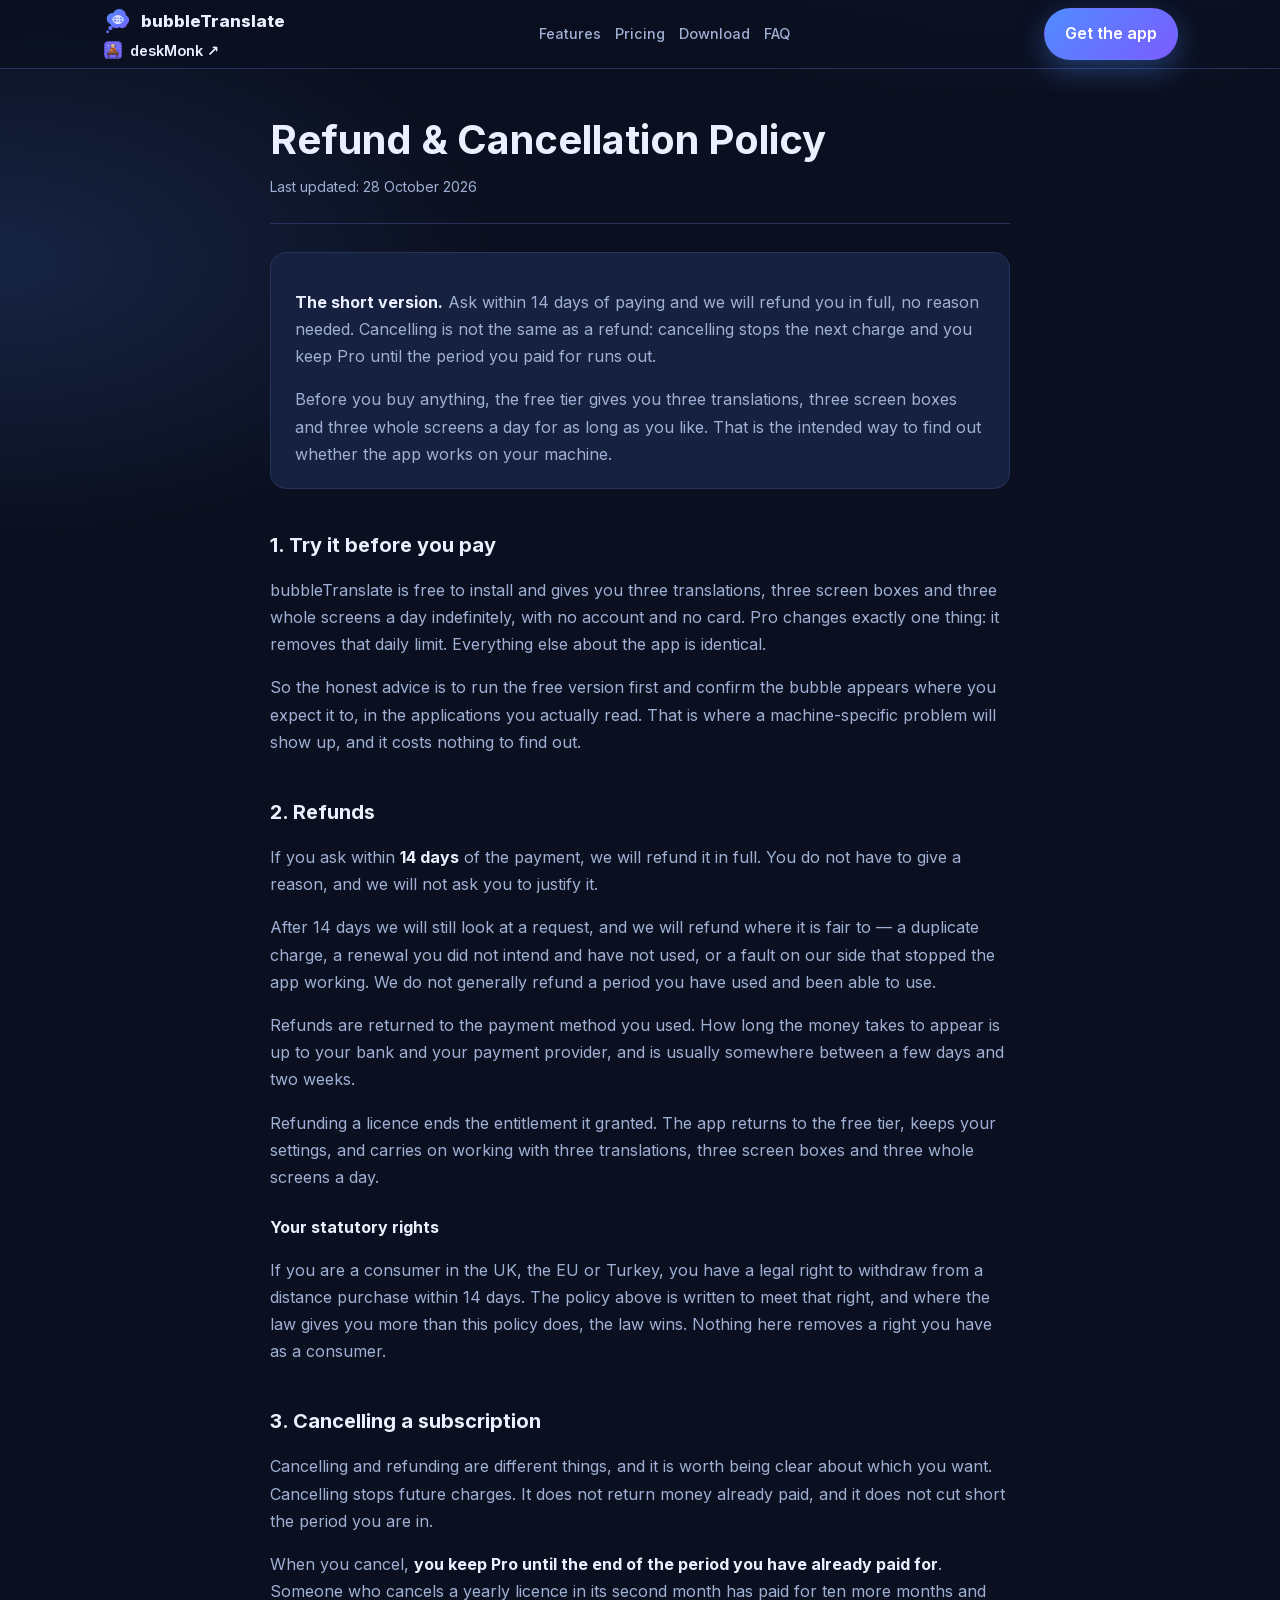
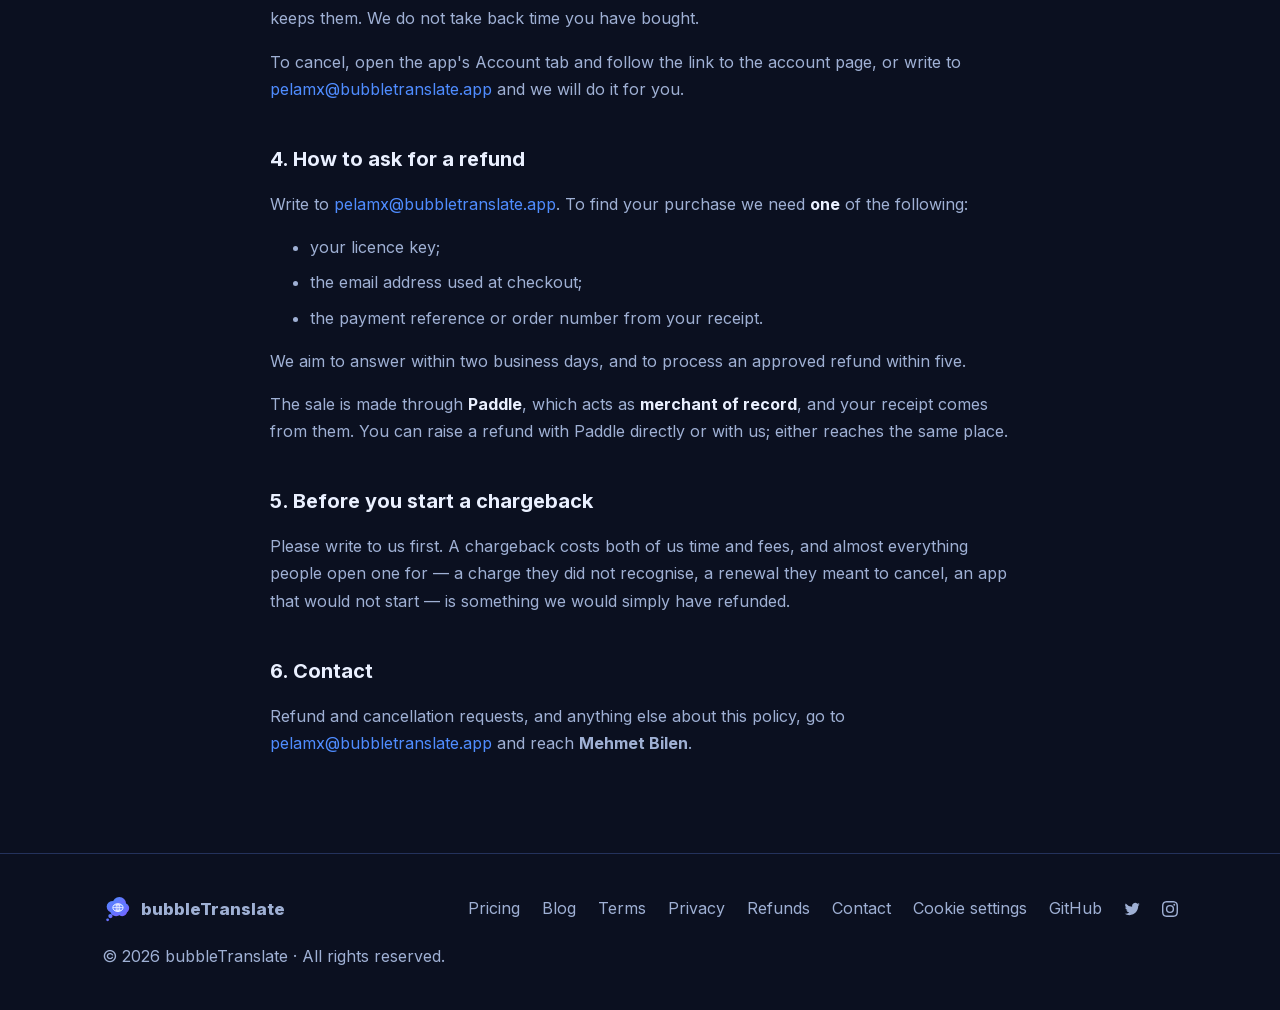
<file: refunds.html>
<!DOCTYPE html>
<html lang="en">
<head>
  <!-- Google tag (gtag.js), with Consent Mode v2: everything denied until the visitor allows it (consent.js). -->
  <script>
    window.dataLayer = window.dataLayer || [];
    function gtag(){dataLayer.push(arguments);}
    gtag('consent', 'default', {
      ad_storage: 'denied',
      ad_user_data: 'denied',
      ad_personalization: 'denied',
      analytics_storage: 'denied',
      wait_for_update: 500
    });
    try {
      if (/(?:^|; )bt_consent=granted(?:;|$)/.test(document.cookie) ||
          localStorage.getItem('bt-consent') === 'granted') {
        gtag('consent', 'update', {
          ad_storage: 'granted',
          ad_user_data: 'granted',
          ad_personalization: 'granted',
          analytics_storage: 'granted'
        });
      }
    } catch (e) {}
    gtag('set', 'ads_data_redaction', true);
    gtag('js', new Date());
    gtag('config', 'AW-18451580938');
  </script>
  <script async src="https://www.googletagmanager.com/gtag/js?id=AW-18451580938"></script>
  <!-- Google Tag Manager. After the consent defaults above, so its tags start out denied too. -->
  <script>(function(w,d,s,l,i){w[l]=w[l]||[];w[l].push({'gtm.start':
  new Date().getTime(),event:'gtm.js'});var f=d.getElementsByTagName(s)[0],
  j=d.createElement(s),dl=l!='dataLayer'?'&l='+l:'';j.async=true;j.src=
  'https://www.googletagmanager.com/gtm.js?id='+i+dl;f.parentNode.insertBefore(j,f);
  })(window,document,'script','dataLayer','GTM-MLKTRCKQ');</script>
  <!-- End Google Tag Manager -->
  <meta charset="UTF-8">
  <meta name="viewport" content="width=device-width, initial-scale=1.0">
  <title>Refund &amp; Cancellation Policy — bubbleTranslate</title>
  <meta name="description" content="How to cancel a bubbleTranslate Pro subscription and how to ask for a refund, including the 14-day period and how to cancel.">
  <meta name="theme-color" content="#0b1020">
  <meta name="robots" content="index, follow">
  <link rel="icon" type="image/svg+xml" href="favicon.svg">
  <link rel="preload" href="/fonts/inter-latin.woff2" as="font" type="font/woff2" crossorigin>
  <link rel="stylesheet" href="styles.css?v=20261114-sibling2">
  <link rel="canonical" href="https://bubbletranslate.app/refunds">
  <meta property="og:title" content="Refund &amp; Cancellation Policy — bubbleTranslate">
  <meta property="og:description" content="How to cancel a bubbleTranslate Pro subscription and how to ask for a refund, including the 14-day period and how to cancel.">
  <meta property="og:type" content="website">
  <meta property="og:url" content="https://bubbletranslate.app/refunds">
  <meta property="og:site_name" content="bubbleTranslate">
  <meta property="og:locale" content="en">
  <meta property="og:image" content="https://bubbletranslate.app/downloads/video/poster.jpg">
  <meta property="og:image:alt" content="bubbleTranslate showing a translation bubble at the cursor">
  <meta name="twitter:card" content="summary_large_image">
  <meta name="twitter:site" content="@bubbletr4nslate">
  <meta name="twitter:creator" content="@bubbletr4nslate">
  <meta name="twitter:image" content="https://bubbletranslate.app/downloads/video/poster.jpg">
  <meta name="twitter:title" content="Refund &amp; Cancellation Policy — bubbleTranslate">
  <meta name="twitter:description" content="How to cancel a bubbleTranslate Pro subscription and how to ask for a refund, including the 14-day period and how to cancel.">
  <!-- AdSense requests nothing until consent.js says consent was given:
       unpaused, it sets Google's ad cookie before anyone is asked. -->
  <script>(window.adsbygoogle = window.adsbygoogle || []).pauseAdRequests = 1;</script>
  <script async src="https://pagead2.googlesyndication.com/pagead/js/adsbygoogle.js?client=ca-pub-4957515354749245"
     crossorigin="anonymous"></script>
</head>
<body>
  <!-- Google Tag Manager (noscript) -->
  <noscript><iframe src="https://www.googletagmanager.com/ns.html?id=GTM-MLKTRCKQ"
  height="0" width="0" style="display:none;visibility:hidden"></iframe></noscript>
  <!-- End Google Tag Manager (noscript) -->
  <header class="site">
    <div class="container nav">
      <div class="brand-group">
      <a class="brand" href="./">
        <img class="logo" src="favicon.svg" alt="bubbleTranslate logo">
        bubbleTranslate
      </a>
        <a class="sibling" href="https://deskmonk.app"><img src="/logos/deskmonk.svg" alt="">deskMonk ↗</a>
      </div>
      <nav class="nav-links">
        <a href="./#features">Features</a>
        <a href="pricing">Pricing</a>
        <a href="./#download">Download</a>
        <a href="./#faq">FAQ</a>
      </nav>
      <div class="nav-cta">
        <a class="btn btn-primary" href="./#download">Get the app</a>
      </div>
    </div>
  </header>

  <main class="legal">
    <div class="legal-head">
      <h1>Refund &amp; Cancellation Policy</h1>
      <p class="updated">Last updated: 28 October 2026</p>
    </div>


    <div class="summary">
      <p><strong>The short version.</strong> Ask within 14 days of paying and we will refund you in full,
      no reason needed. Cancelling is not the same as a refund: cancelling stops the next charge and you
      keep Pro until the period you paid for runs out.</p>
      <p>Before you buy anything, the free tier gives you three translations, three screen boxes and three whole screens a day for as
      long as you like.
      That is the intended way to find out whether the app works on your machine.</p>
    </div>

    <h2 id="try-first">1. Try it before you pay</h2>
    <p>bubbleTranslate is free to install and gives you three translations, three screen boxes and three whole screens a day
    indefinitely, with no
    account and no card. Pro changes exactly one thing: it removes that daily limit. Everything else about
    the app is identical.</p>
    <p>So the honest advice is to run the free version first and confirm the bubble appears where you
    expect it to, in the applications you actually read. That is where a machine-specific problem will
    show up, and it costs nothing to find out.</p>

    <h2 id="refunds">2. Refunds</h2>
    <p>If you ask within <strong>14 days</strong> of the payment, we will refund it in full. You do not
    have to give a reason, and we will not ask you to justify it.</p>
    <p>After 14 days we will still look at a request, and we will refund where it is fair to — a
    duplicate charge, a renewal you did not intend and have not used, or a fault on our side that stopped
    the app working. We do not generally refund a period you have used and been able to use.</p>
    <p>Refunds are returned to the payment method you used. How long the money takes to appear is up to
    your bank and your payment provider, and is usually somewhere between a few days and two weeks.</p>
    <p>Refunding a licence ends the entitlement it granted. The app returns to the free tier, keeps your
    settings, and carries on working with three translations, three screen boxes and three whole screens a day.</p>

    <h3>Your statutory rights</h3>
    <p>If you are a consumer in the UK, the EU or Turkey, you have a legal right to withdraw from a
    distance purchase within 14 days. The policy above is written to meet that right, and where the law
    gives you more than this policy does, the law wins. Nothing here removes a right you have as a
    consumer.</p>

    <h2 id="cancelling">3. Cancelling a subscription</h2>
    <p>Cancelling and refunding are different things, and it is worth being clear about which you want.
    Cancelling stops future charges. It does not return money already paid, and it does not cut short the
    period you are in.</p>
    <p>When you cancel, <strong>you keep Pro until the end of the period you have already paid for</strong>.
    Someone who cancels a yearly licence in its second month has paid for ten more months and keeps them.
    We do not take back time you have bought.</p>
    <p>To cancel, open the app's Account tab and follow the link to the account page, or write to
    <a href="mailto:pelamx@bubbletranslate.app">pelamx@bubbletranslate.app</a> and we will do it for
    you.</p>

    <h2 id="how-to-ask">4. How to ask for a refund</h2>
    <p>Write to <a href="mailto:pelamx@bubbletranslate.app">pelamx@bubbletranslate.app</a>. To find your
    purchase we need <strong>one</strong> of the following:</p>
    <ul>
      <li>your licence key;</li>
      <li>the email address used at checkout;</li>
      <li>the payment reference or order number from your receipt.</li>
    </ul>
    <p>We aim to answer within two business days, and to process an approved refund within five.</p>
    <p>The sale is made through <strong>Paddle</strong>, which acts as <strong>merchant of record</strong>,
    and your receipt comes from them. You can raise a refund with Paddle directly or with us; either
    reaches the same place.</p>

    <h2 id="chargebacks">5. Before you start a chargeback</h2>
    <p>Please write to us first. A chargeback costs both of us time and fees, and almost everything people
    open one for — a charge they did not recognise, a renewal they meant to cancel, an app that would not
    start — is something we would simply have refunded.</p>

    <h2 id="contact">6. Contact</h2>
    <p>Refund and cancellation requests, and anything else about this policy, go to
    <a href="mailto:pelamx@bubbletranslate.app">pelamx@bubbletranslate.app</a> and reach
    <b>Mehmet Bilen</b>.</p>
  </main>

  <footer class="site">
    <div class="container foot-grid">
      <div class="brand"><img class="logo" src="favicon.svg" alt=""> bubbleTranslate</div>
      <nav class="foot-links">
        <a href="pricing">Pricing</a>
        <a href="/blog">Blog</a>
        <a href="/terms">Terms</a>
        <a href="/privacy">Privacy</a>
        <a href="/refunds">Refunds</a>
        <a href="mailto:pelamx@bubbletranslate.app">Contact</a>
        <a href="#" data-consent-open>Cookie settings</a>
        <a href="https://github.com/pelamx/bubbleTranslate" target="_blank" rel="noopener">GitHub</a>
        <a class="foot-social" href="https://twitter.com/bubbletr4nslate" target="_blank" rel="noopener" aria-label="bubbleTranslate on Twitter" title="@bubbletr4nslate"><svg viewBox="0 0 24 24" width="16" height="16" aria-hidden="true" focusable="false"><path fill="currentColor" d="M23.643 4.937c-.835.37-1.732.62-2.675.733a4.67 4.67 0 0 0 2.048-2.578 9.3 9.3 0 0 1-2.958 1.13 4.66 4.66 0 0 0-7.938 4.25 13.229 13.229 0 0 1-9.602-4.868 4.66 4.66 0 0 0 1.442 6.22 4.647 4.647 0 0 1-2.11-.583v.06a4.66 4.66 0 0 0 3.737 4.568 4.692 4.692 0 0 1-2.104.08 4.661 4.661 0 0 0 4.352 3.234 9.348 9.348 0 0 1-5.786 1.995 9.5 9.5 0 0 1-1.112-.065 13.175 13.175 0 0 0 7.14 2.093c8.57 0 13.255-7.098 13.255-13.254 0-.202-.005-.403-.014-.602a9.47 9.47 0 0 0 2.323-2.41z"/></svg></a>
        <a class="foot-social" href="https://instagram.com/bubbletr4nslate" target="_blank" rel="noopener" aria-label="bubbleTranslate on Instagram" title="@bubbletr4nslate"><svg viewBox="0 0 24 24" width="16" height="16" aria-hidden="true" focusable="false"><path fill="currentColor" d="M12 2.163c3.204 0 3.584.012 4.85.07 1.17.053 1.805.249 2.227.415.56.217.96.477 1.382.896.419.42.679.819.896 1.381.164.422.36 1.057.413 2.227.057 1.266.07 1.646.07 4.85s-.015 3.585-.074 4.85c-.061 1.17-.256 1.805-.421 2.227a3.81 3.81 0 0 1-.896 1.382 3.744 3.744 0 0 1-1.382.896c-.42.164-1.065.36-2.235.413-1.274.057-1.649.07-4.859.07-3.211 0-3.586-.015-4.859-.074-1.171-.061-1.816-.256-2.236-.421a3.716 3.716 0 0 1-1.379-.899 3.644 3.644 0 0 1-.9-1.381c-.165-.42-.359-1.065-.42-2.235-.045-1.26-.061-1.649-.061-4.844 0-3.196.016-3.586.061-4.861.061-1.17.255-1.814.42-2.234a3.716 3.716 0 0 1 .9-1.381 3.679 3.679 0 0 1 1.379-.9c.42-.165 1.051-.36 2.221-.42 1.275-.045 1.65-.06 4.859-.06zM12 0C8.741 0 8.332.014 7.052.072 5.775.132 4.905.333 4.14.63c-.789.306-1.459.717-2.126 1.384S.935 3.35.63 4.14C.333 4.905.131 5.775.072 7.052.014 8.333 0 8.741 0 12c0 3.259.014 3.668.072 4.948.06 1.277.261 2.148.558 2.913.306.788.717 1.459 1.384 2.126.667.666 1.336 1.079 2.126 1.384.766.296 1.636.499 2.913.558C8.333 23.986 8.741 24 12 24c3.259 0 3.668-.014 4.948-.072 1.277-.06 2.148-.262 2.913-.558.788-.306 1.459-.718 2.126-1.384.666-.667 1.079-1.335 1.384-2.126.296-.765.499-1.636.558-2.913.058-1.28.072-1.689.072-4.948 0-3.259-.014-3.667-.072-4.947-.06-1.277-.262-2.149-.558-2.914a5.89 5.89 0 0 0-1.384-2.126A5.868 5.868 0 0 0 19.86.63c-.765-.297-1.636-.498-2.913-.558C15.668.014 15.259 0 12 0zm0 5.838a6.162 6.162 0 1 0 0 12.324 6.162 6.162 0 0 0 0-12.324zM12 16a4 4 0 1 1 0-8 4 4 0 0 1 0 8zm6.406-11.845a1.44 1.44 0 1 0 0 2.881 1.44 1.44 0 0 0 0-2.881z"/></svg></a>
      </nav>
      <div>© <span id="year"></span> bubbleTranslate · <span data-i18n="foot.rights">All rights reserved.</span></div>
    </div>
  </footer>

  <script>document.getElementById('year').textContent = new Date().getFullYear();</script>
  <script src="/consent.js?v=20261111a"></script>
</body>
</html>
</file>
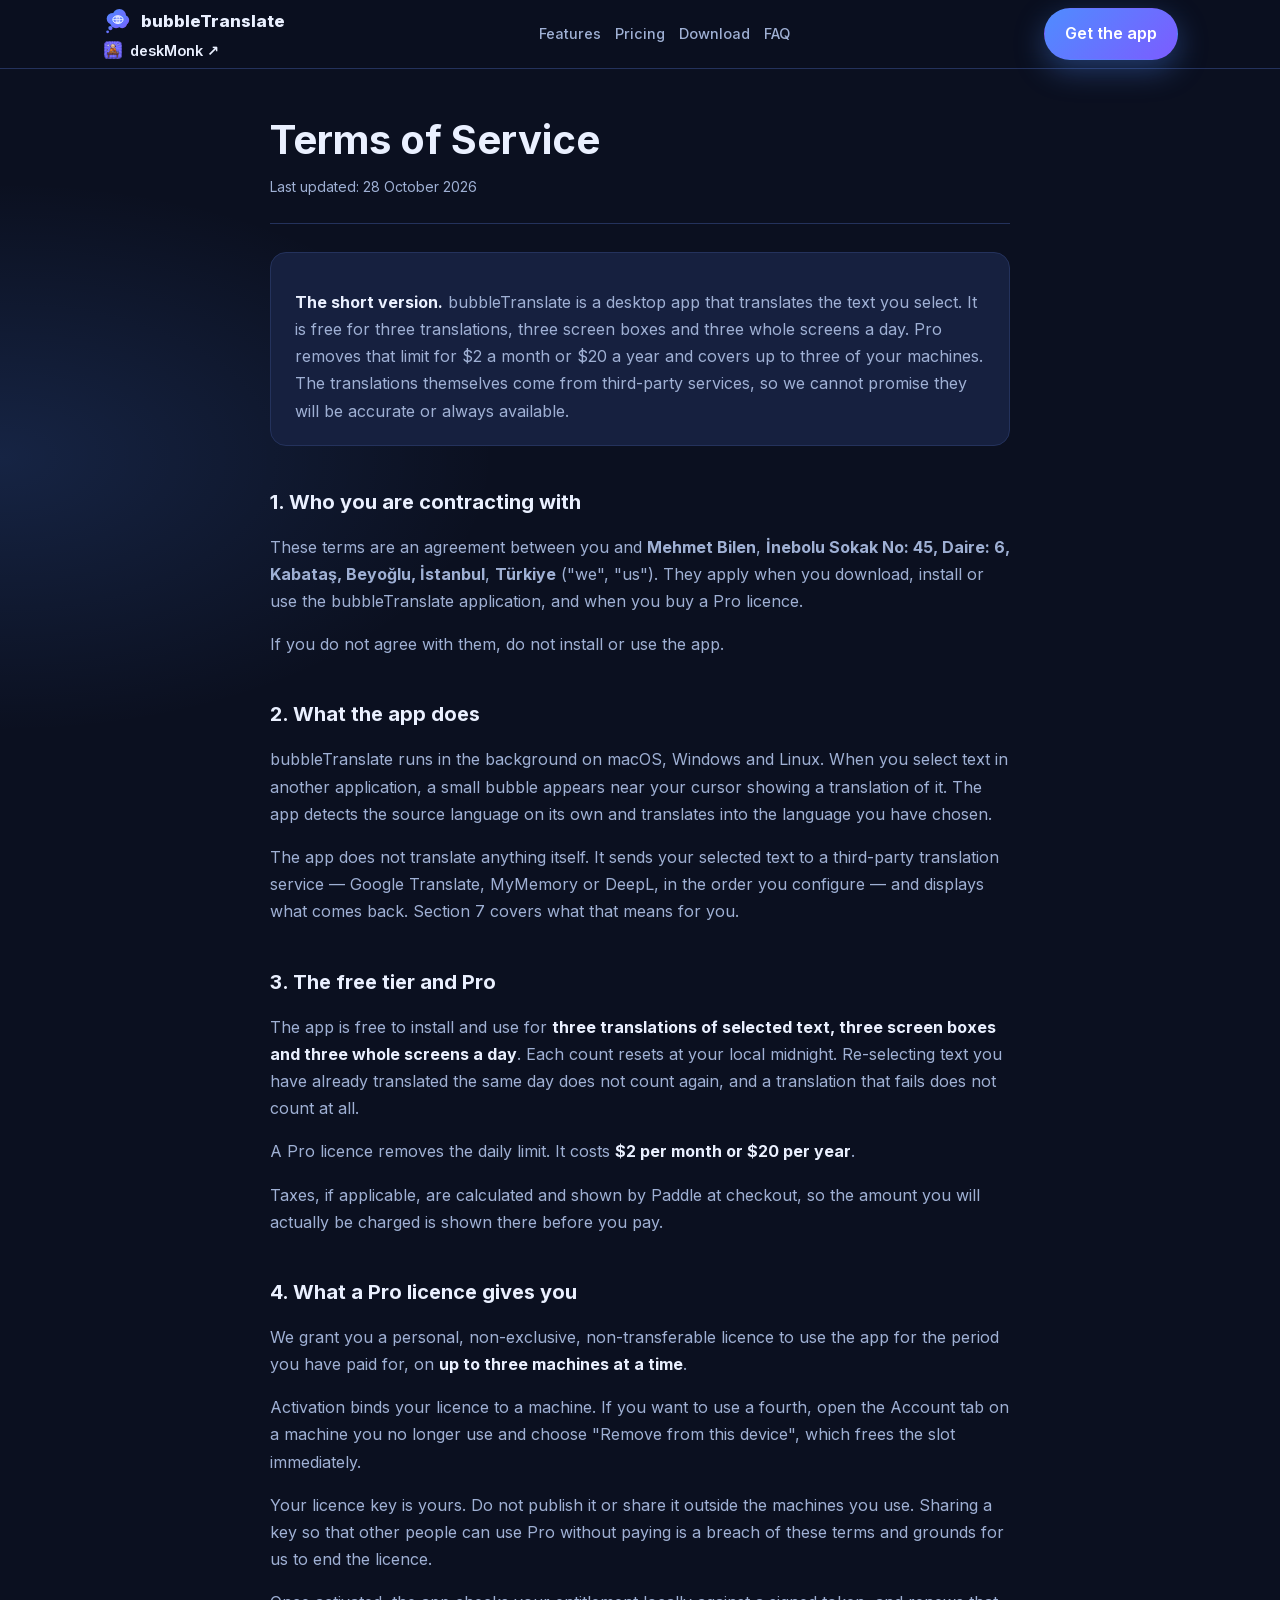
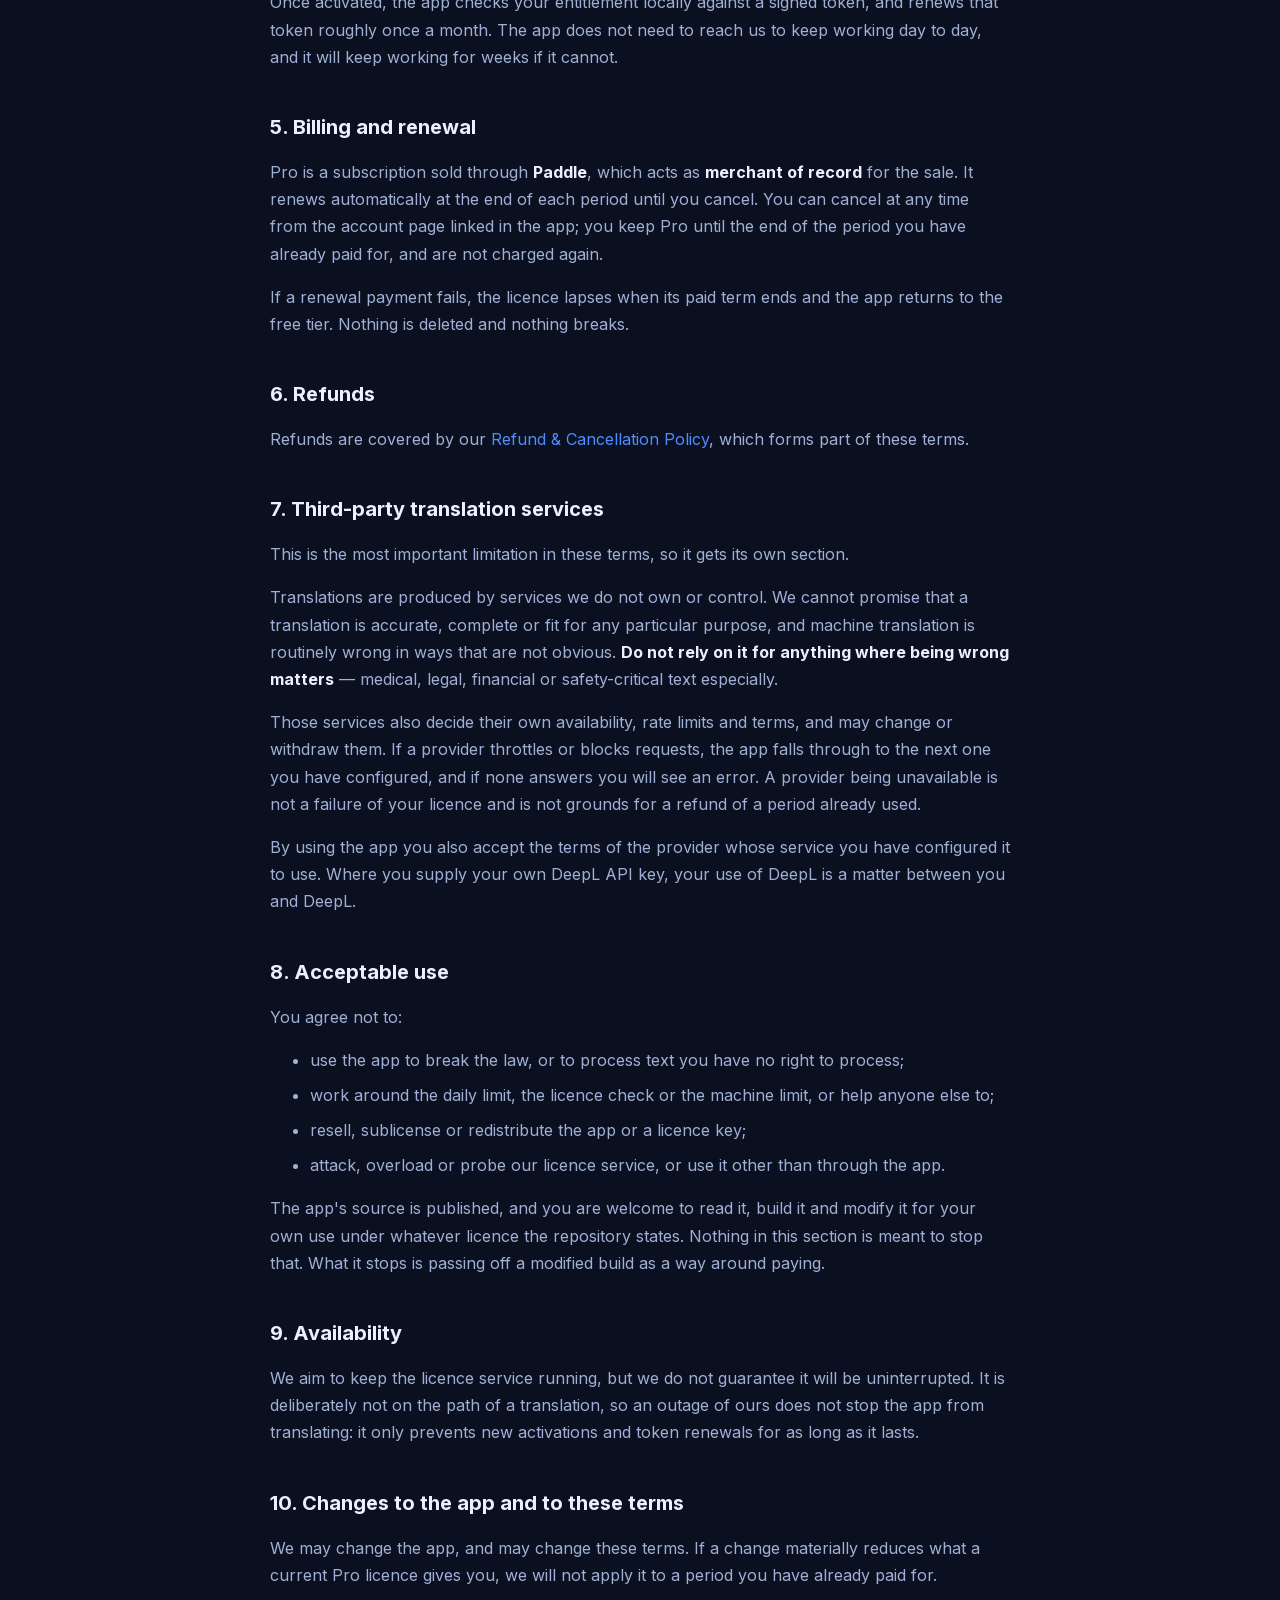
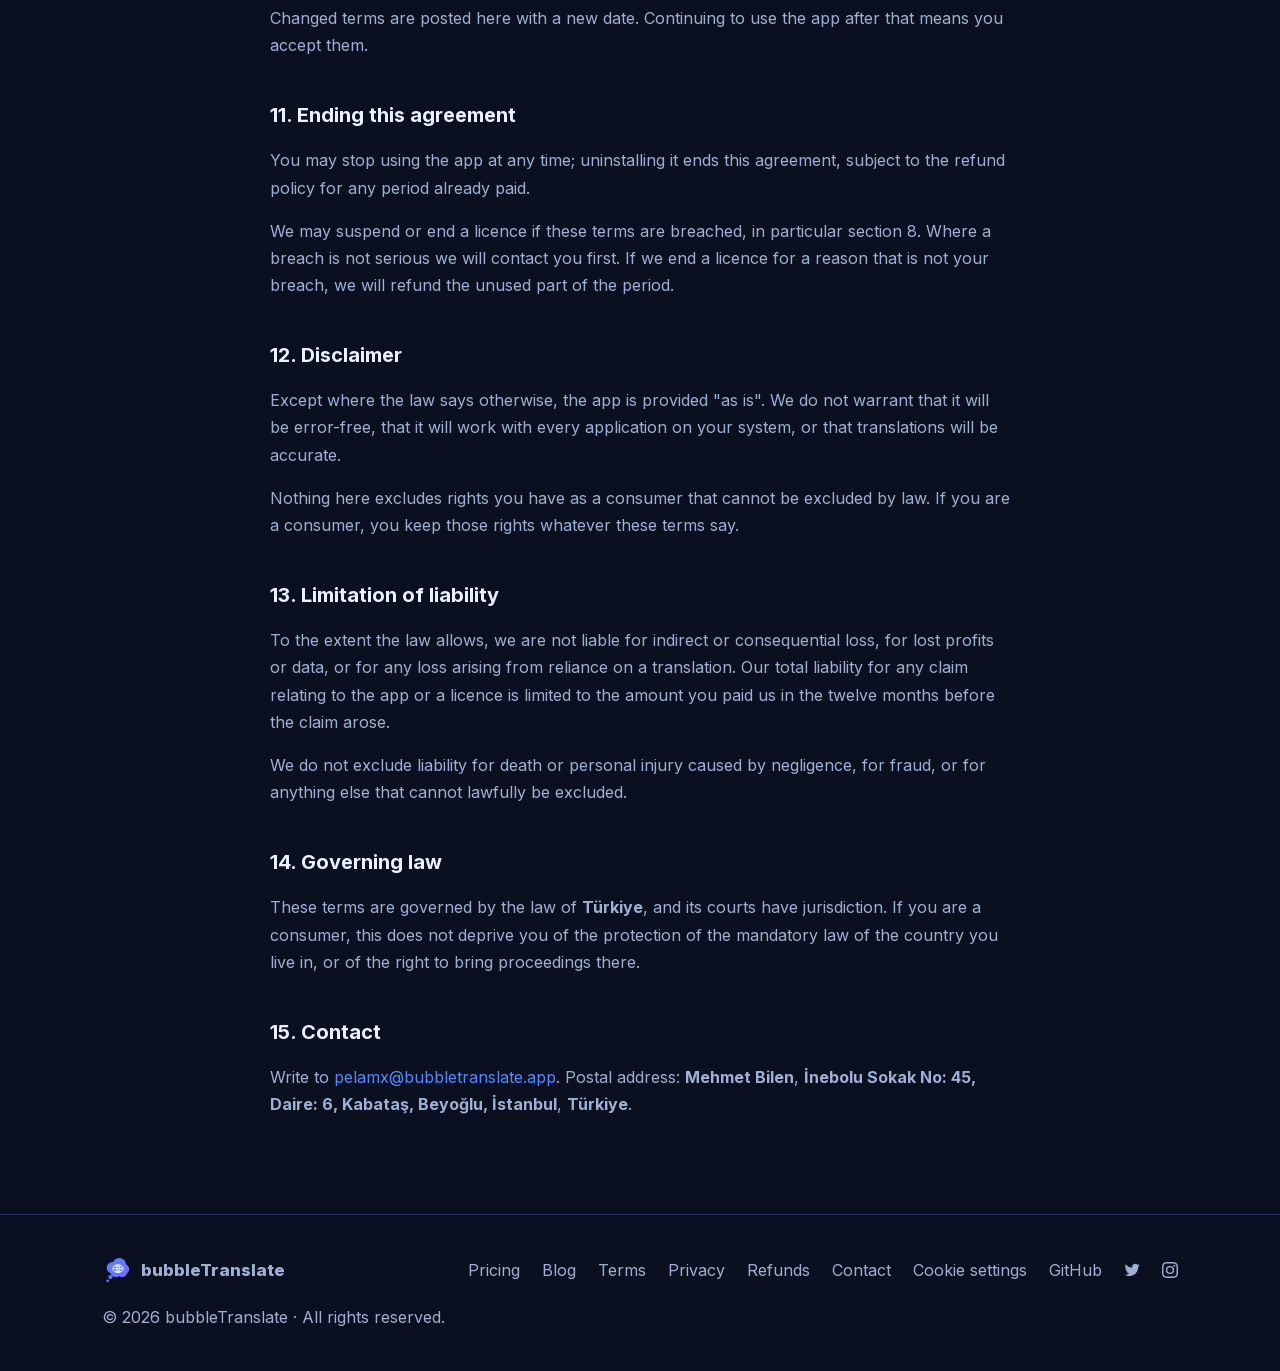
<file: terms.html>
<!DOCTYPE html>
<html lang="en">
<head>
  <!-- Google tag (gtag.js), with Consent Mode v2: everything denied until the visitor allows it (consent.js). -->
  <script>
    window.dataLayer = window.dataLayer || [];
    function gtag(){dataLayer.push(arguments);}
    gtag('consent', 'default', {
      ad_storage: 'denied',
      ad_user_data: 'denied',
      ad_personalization: 'denied',
      analytics_storage: 'denied',
      wait_for_update: 500
    });
    try {
      if (/(?:^|; )bt_consent=granted(?:;|$)/.test(document.cookie) ||
          localStorage.getItem('bt-consent') === 'granted') {
        gtag('consent', 'update', {
          ad_storage: 'granted',
          ad_user_data: 'granted',
          ad_personalization: 'granted',
          analytics_storage: 'granted'
        });
      }
    } catch (e) {}
    gtag('set', 'ads_data_redaction', true);
    gtag('js', new Date());
    gtag('config', 'AW-18451580938');
  </script>
  <script async src="https://www.googletagmanager.com/gtag/js?id=AW-18451580938"></script>
  <!-- Google Tag Manager. After the consent defaults above, so its tags start out denied too. -->
  <script>(function(w,d,s,l,i){w[l]=w[l]||[];w[l].push({'gtm.start':
  new Date().getTime(),event:'gtm.js'});var f=d.getElementsByTagName(s)[0],
  j=d.createElement(s),dl=l!='dataLayer'?'&l='+l:'';j.async=true;j.src=
  'https://www.googletagmanager.com/gtm.js?id='+i+dl;f.parentNode.insertBefore(j,f);
  })(window,document,'script','dataLayer','GTM-MLKTRCKQ');</script>
  <!-- End Google Tag Manager -->
  <meta charset="UTF-8">
  <meta name="viewport" content="width=device-width, initial-scale=1.0">
  <title>Terms of Service — bubbleTranslate</title>
  <meta name="description" content="The terms you agree to when you use bubbleTranslate or buy a Pro licence: what the app does, what a licence covers, and what we do and do not promise.">
  <meta name="theme-color" content="#0b1020">
  <meta name="robots" content="index, follow">
  <link rel="icon" type="image/svg+xml" href="favicon.svg">
  <link rel="preload" href="/fonts/inter-latin.woff2" as="font" type="font/woff2" crossorigin>
  <link rel="stylesheet" href="styles.css?v=20261114-sibling2">
  <link rel="canonical" href="https://bubbletranslate.app/terms">
  <meta property="og:title" content="Terms of Service — bubbleTranslate">
  <meta property="og:description" content="The terms you agree to when you use bubbleTranslate or buy a Pro licence: what the app does, what a licence covers, and what we do and do not promise.">
  <meta property="og:type" content="website">
  <meta property="og:url" content="https://bubbletranslate.app/terms">
  <meta property="og:site_name" content="bubbleTranslate">
  <meta property="og:locale" content="en">
  <meta property="og:image" content="https://bubbletranslate.app/downloads/video/poster.jpg">
  <meta property="og:image:alt" content="bubbleTranslate showing a translation bubble at the cursor">
  <meta name="twitter:card" content="summary_large_image">
  <meta name="twitter:site" content="@bubbletr4nslate">
  <meta name="twitter:creator" content="@bubbletr4nslate">
  <meta name="twitter:image" content="https://bubbletranslate.app/downloads/video/poster.jpg">
  <meta name="twitter:title" content="Terms of Service — bubbleTranslate">
  <meta name="twitter:description" content="The terms you agree to when you use bubbleTranslate or buy a Pro licence: what the app does, what a licence covers, and what we do and do not promise.">
  <!-- AdSense requests nothing until consent.js says consent was given:
       unpaused, it sets Google's ad cookie before anyone is asked. -->
  <script>(window.adsbygoogle = window.adsbygoogle || []).pauseAdRequests = 1;</script>
  <script async src="https://pagead2.googlesyndication.com/pagead/js/adsbygoogle.js?client=ca-pub-4957515354749245"
     crossorigin="anonymous"></script>
</head>
<body>
  <!-- Google Tag Manager (noscript) -->
  <noscript><iframe src="https://www.googletagmanager.com/ns.html?id=GTM-MLKTRCKQ"
  height="0" width="0" style="display:none;visibility:hidden"></iframe></noscript>
  <!-- End Google Tag Manager (noscript) -->
  <header class="site">
    <div class="container nav">
      <div class="brand-group">
      <a class="brand" href="./">
        <img class="logo" src="favicon.svg" alt="bubbleTranslate logo">
        bubbleTranslate
      </a>
        <a class="sibling" href="https://deskmonk.app"><img src="/logos/deskmonk.svg" alt="">deskMonk ↗</a>
      </div>
      <nav class="nav-links">
        <a href="./#features">Features</a>
        <a href="pricing">Pricing</a>
        <a href="./#download">Download</a>
        <a href="./#faq">FAQ</a>
      </nav>
      <div class="nav-cta">
        <a class="btn btn-primary" href="./#download">Get the app</a>
      </div>
    </div>
  </header>

  <main class="legal">
    <div class="legal-head">
      <h1>Terms of Service</h1>
      <p class="updated">Last updated: 28 October 2026</p>
    </div>


    <div class="summary">
      <p><strong>The short version.</strong> bubbleTranslate is a desktop app that translates the text you
      select. It is free for three translations, three screen boxes and three whole screens a day. Pro removes that limit for $2 a month or $20 a year
      and covers up to three of your machines. The translations themselves come from third-party services,
      so we cannot promise they will be accurate or always available.</p>
    </div>

    <h2 id="who">1. Who you are contracting with</h2>
    <p>These terms are an agreement between you and <b>Mehmet Bilen</b>, <b>İnebolu Sokak No: 45, Daire: 6, Kabataş, Beyoğlu, İstanbul</b>,
    <b>Türkiye</b> ("we", "us"). They apply when you download, install or use the bubbleTranslate
    application, and when you buy a Pro licence.</p>
    <p>If you do not agree with them, do not install or use the app.</p>

    <h2 id="the-app">2. What the app does</h2>
    <p>bubbleTranslate runs in the background on macOS, Windows and Linux. When you select text in another
    application, a small bubble appears near your cursor showing a translation of it. The app detects the
    source language on its own and translates into the language you have chosen.</p>
    <p>The app does not translate anything itself. It sends your selected text to a third-party
    translation service — Google Translate, MyMemory or DeepL, in the order you configure — and displays
    what comes back. Section 7 covers what that means for you.</p>

    <h2 id="free-and-pro">3. The free tier and Pro</h2>
    <p>The app is free to install and use for <strong>three translations of selected text, three screen boxes and three whole screens a
    day</strong>. Each count resets at your local midnight. Re-selecting text you have already translated the same day does not count again,
    and a translation that fails does not count at all.</p>
    <p>A Pro licence removes the daily limit. It costs <strong>$2 per month or $20 per year</strong>.</p>
    <p>Taxes, if applicable, are calculated and shown by Paddle at checkout, so the amount you will actually be
    charged is shown there before you pay.</p>

    <h2 id="licence">4. What a Pro licence gives you</h2>
    <p>We grant you a personal, non-exclusive, non-transferable licence to use the app for the period you
    have paid for, on <strong>up to three machines at a time</strong>.</p>
    <p>Activation binds your licence to a machine. If you want to use a fourth, open the Account tab on a
    machine you no longer use and choose "Remove from this device", which frees the slot immediately.</p>
    <p>Your licence key is yours. Do not publish it or share it outside the machines you use. Sharing a
    key so that other people can use Pro without paying is a breach of these terms and grounds for us to
    end the licence.</p>
    <p>Once activated, the app checks your entitlement locally against a signed token, and renews that
    token roughly once a month. The app does not need to reach us to keep working day to day, and it will
    keep working for weeks if it cannot.</p>

    <h2 id="billing">5. Billing and renewal</h2>
    <p>Pro is a subscription sold through <strong>Paddle</strong>, which acts as
    <strong>merchant of record</strong> for the sale. It renews automatically at the end of each period
    until you cancel. You can cancel at any time from the account page linked in the app; you keep Pro
    until the end of the period you have already paid for, and are not charged again.</p>
    <p>If a renewal payment fails, the licence lapses when its paid term ends and the app returns to the
    free tier. Nothing is deleted and nothing breaks.</p>

    <h2 id="refunds">6. Refunds</h2>
    <p>Refunds are covered by our <a href="/refunds">Refund &amp; Cancellation Policy</a>, which forms
    part of these terms.</p>

    <h2 id="third-party">7. Third-party translation services</h2>
    <p>This is the most important limitation in these terms, so it gets its own section.</p>
    <p>Translations are produced by services we do not own or control. We cannot promise that a
    translation is accurate, complete or fit for any particular purpose, and machine translation is
    routinely wrong in ways that are not obvious. <strong>Do not rely on it for anything where being
    wrong matters</strong> — medical, legal, financial or safety-critical text especially.</p>
    <p>Those services also decide their own availability, rate limits and terms, and may change or
    withdraw them. If a provider throttles or blocks requests, the app falls through to the next one you
    have configured, and if none answers you will see an error. A provider being unavailable is not a
    failure of your licence and is not grounds for a refund of a period already used.</p>
    <p>By using the app you also accept the terms of the provider whose service you have configured it to
    use. Where you supply your own DeepL API key, your use of DeepL is a matter between you and DeepL.</p>

    <h2 id="acceptable-use">8. Acceptable use</h2>
    <p>You agree not to:</p>
    <ul>
      <li>use the app to break the law, or to process text you have no right to process;</li>
      <li>work around the daily limit, the licence check or the machine limit, or help anyone else to;</li>
      <li>resell, sublicense or redistribute the app or a licence key;</li>
      <li>attack, overload or probe our licence service, or use it other than through the app.</li>
    </ul>
    <p>The app's source is published, and you are welcome to read it, build it and modify it for your own
    use under whatever licence the repository states. Nothing in this section is meant to stop that. What
    it stops is passing off a modified build as a way around paying.</p>

    <h2 id="availability">9. Availability</h2>
    <p>We aim to keep the licence service running, but we do not guarantee it will be uninterrupted. It is
    deliberately not on the path of a translation, so an outage of ours does not stop the app from
    translating: it only prevents new activations and token renewals for as long as it lasts.</p>

    <h2 id="changes-to-app">10. Changes to the app and to these terms</h2>
    <p>We may change the app, and may change these terms. If a change materially reduces what a current
    Pro licence gives you, we will not apply it to a period you have already paid for.</p>
    <p>Changed terms are posted here with a new date. Continuing to use the app after that means you
    accept them.</p>

    <h2 id="ending">11. Ending this agreement</h2>
    <p>You may stop using the app at any time; uninstalling it ends this agreement, subject to the refund
    policy for any period already paid.</p>
    <p>We may suspend or end a licence if these terms are breached, in particular section 8. Where a
    breach is not serious we will contact you first. If we end a licence for a reason that is not your
    breach, we will refund the unused part of the period.</p>

    <h2 id="warranties">12. Disclaimer</h2>
    <p>Except where the law says otherwise, the app is provided "as is". We do not warrant that it will be
    error-free, that it will work with every application on your system, or that translations will be
    accurate.</p>
    <p>Nothing here excludes rights you have as a consumer that cannot be excluded by law. If you are a
    consumer, you keep those rights whatever these terms say.</p>

    <h2 id="liability">13. Limitation of liability</h2>
    <p>To the extent the law allows, we are not liable for indirect or consequential loss, for lost
    profits or data, or for any loss arising from reliance on a translation. Our total liability for any
    claim relating to the app or a licence is limited to the amount you paid us in the twelve months
    before the claim arose.</p>
    <p>We do not exclude liability for death or personal injury caused by negligence, for fraud, or for
    anything else that cannot lawfully be excluded.</p>

    <h2 id="law">14. Governing law</h2>
    <p>These terms are governed by the law of <b>Türkiye</b>, and its courts have jurisdiction. If
    you are a consumer, this does not deprive you of the protection of the mandatory law of the country
    you live in, or of the right to bring proceedings there.</p>

    <h2 id="contact">15. Contact</h2>
    <p>Write to <a href="mailto:pelamx@bubbletranslate.app">pelamx@bubbletranslate.app</a>. Postal
    address: <b>Mehmet Bilen</b>, <b>İnebolu Sokak No: 45, Daire: 6, Kabataş, Beyoğlu, İstanbul</b>, <b>Türkiye</b>.</p>
  </main>

  <footer class="site">
    <div class="container foot-grid">
      <div class="brand"><img class="logo" src="favicon.svg" alt=""> bubbleTranslate</div>
      <nav class="foot-links">
        <a href="pricing">Pricing</a>
        <a href="/blog">Blog</a>
        <a href="/terms">Terms</a>
        <a href="/privacy">Privacy</a>
        <a href="/refunds">Refunds</a>
        <a href="mailto:pelamx@bubbletranslate.app">Contact</a>
        <a href="#" data-consent-open>Cookie settings</a>
        <a href="https://github.com/pelamx/bubbleTranslate" target="_blank" rel="noopener">GitHub</a>
        <a class="foot-social" href="https://twitter.com/bubbletr4nslate" target="_blank" rel="noopener" aria-label="bubbleTranslate on Twitter" title="@bubbletr4nslate"><svg viewBox="0 0 24 24" width="16" height="16" aria-hidden="true" focusable="false"><path fill="currentColor" d="M23.643 4.937c-.835.37-1.732.62-2.675.733a4.67 4.67 0 0 0 2.048-2.578 9.3 9.3 0 0 1-2.958 1.13 4.66 4.66 0 0 0-7.938 4.25 13.229 13.229 0 0 1-9.602-4.868 4.66 4.66 0 0 0 1.442 6.22 4.647 4.647 0 0 1-2.11-.583v.06a4.66 4.66 0 0 0 3.737 4.568 4.692 4.692 0 0 1-2.104.08 4.661 4.661 0 0 0 4.352 3.234 9.348 9.348 0 0 1-5.786 1.995 9.5 9.5 0 0 1-1.112-.065 13.175 13.175 0 0 0 7.14 2.093c8.57 0 13.255-7.098 13.255-13.254 0-.202-.005-.403-.014-.602a9.47 9.47 0 0 0 2.323-2.41z"/></svg></a>
        <a class="foot-social" href="https://instagram.com/bubbletr4nslate" target="_blank" rel="noopener" aria-label="bubbleTranslate on Instagram" title="@bubbletr4nslate"><svg viewBox="0 0 24 24" width="16" height="16" aria-hidden="true" focusable="false"><path fill="currentColor" d="M12 2.163c3.204 0 3.584.012 4.85.07 1.17.053 1.805.249 2.227.415.56.217.96.477 1.382.896.419.42.679.819.896 1.381.164.422.36 1.057.413 2.227.057 1.266.07 1.646.07 4.85s-.015 3.585-.074 4.85c-.061 1.17-.256 1.805-.421 2.227a3.81 3.81 0 0 1-.896 1.382 3.744 3.744 0 0 1-1.382.896c-.42.164-1.065.36-2.235.413-1.274.057-1.649.07-4.859.07-3.211 0-3.586-.015-4.859-.074-1.171-.061-1.816-.256-2.236-.421a3.716 3.716 0 0 1-1.379-.899 3.644 3.644 0 0 1-.9-1.381c-.165-.42-.359-1.065-.42-2.235-.045-1.26-.061-1.649-.061-4.844 0-3.196.016-3.586.061-4.861.061-1.17.255-1.814.42-2.234a3.716 3.716 0 0 1 .9-1.381 3.679 3.679 0 0 1 1.379-.9c.42-.165 1.051-.36 2.221-.42 1.275-.045 1.65-.06 4.859-.06zM12 0C8.741 0 8.332.014 7.052.072 5.775.132 4.905.333 4.14.63c-.789.306-1.459.717-2.126 1.384S.935 3.35.63 4.14C.333 4.905.131 5.775.072 7.052.014 8.333 0 8.741 0 12c0 3.259.014 3.668.072 4.948.06 1.277.261 2.148.558 2.913.306.788.717 1.459 1.384 2.126.667.666 1.336 1.079 2.126 1.384.766.296 1.636.499 2.913.558C8.333 23.986 8.741 24 12 24c3.259 0 3.668-.014 4.948-.072 1.277-.06 2.148-.262 2.913-.558.788-.306 1.459-.718 2.126-1.384.666-.667 1.079-1.335 1.384-2.126.296-.765.499-1.636.558-2.913.058-1.28.072-1.689.072-4.948 0-3.259-.014-3.667-.072-4.947-.06-1.277-.262-2.149-.558-2.914a5.89 5.89 0 0 0-1.384-2.126A5.868 5.868 0 0 0 19.86.63c-.765-.297-1.636-.498-2.913-.558C15.668.014 15.259 0 12 0zm0 5.838a6.162 6.162 0 1 0 0 12.324 6.162 6.162 0 0 0 0-12.324zM12 16a4 4 0 1 1 0-8 4 4 0 0 1 0 8zm6.406-11.845a1.44 1.44 0 1 0 0 2.881 1.44 1.44 0 0 0 0-2.881z"/></svg></a>
      </nav>
      <div>© <span id="year"></span> bubbleTranslate · <span data-i18n="foot.rights">All rights reserved.</span></div>
    </div>
  </footer>

  <script>document.getElementById('year').textContent = new Date().getFullYear();</script>
  <script src="/consent.js?v=20261111a"></script>
</body>
</html>
</file>
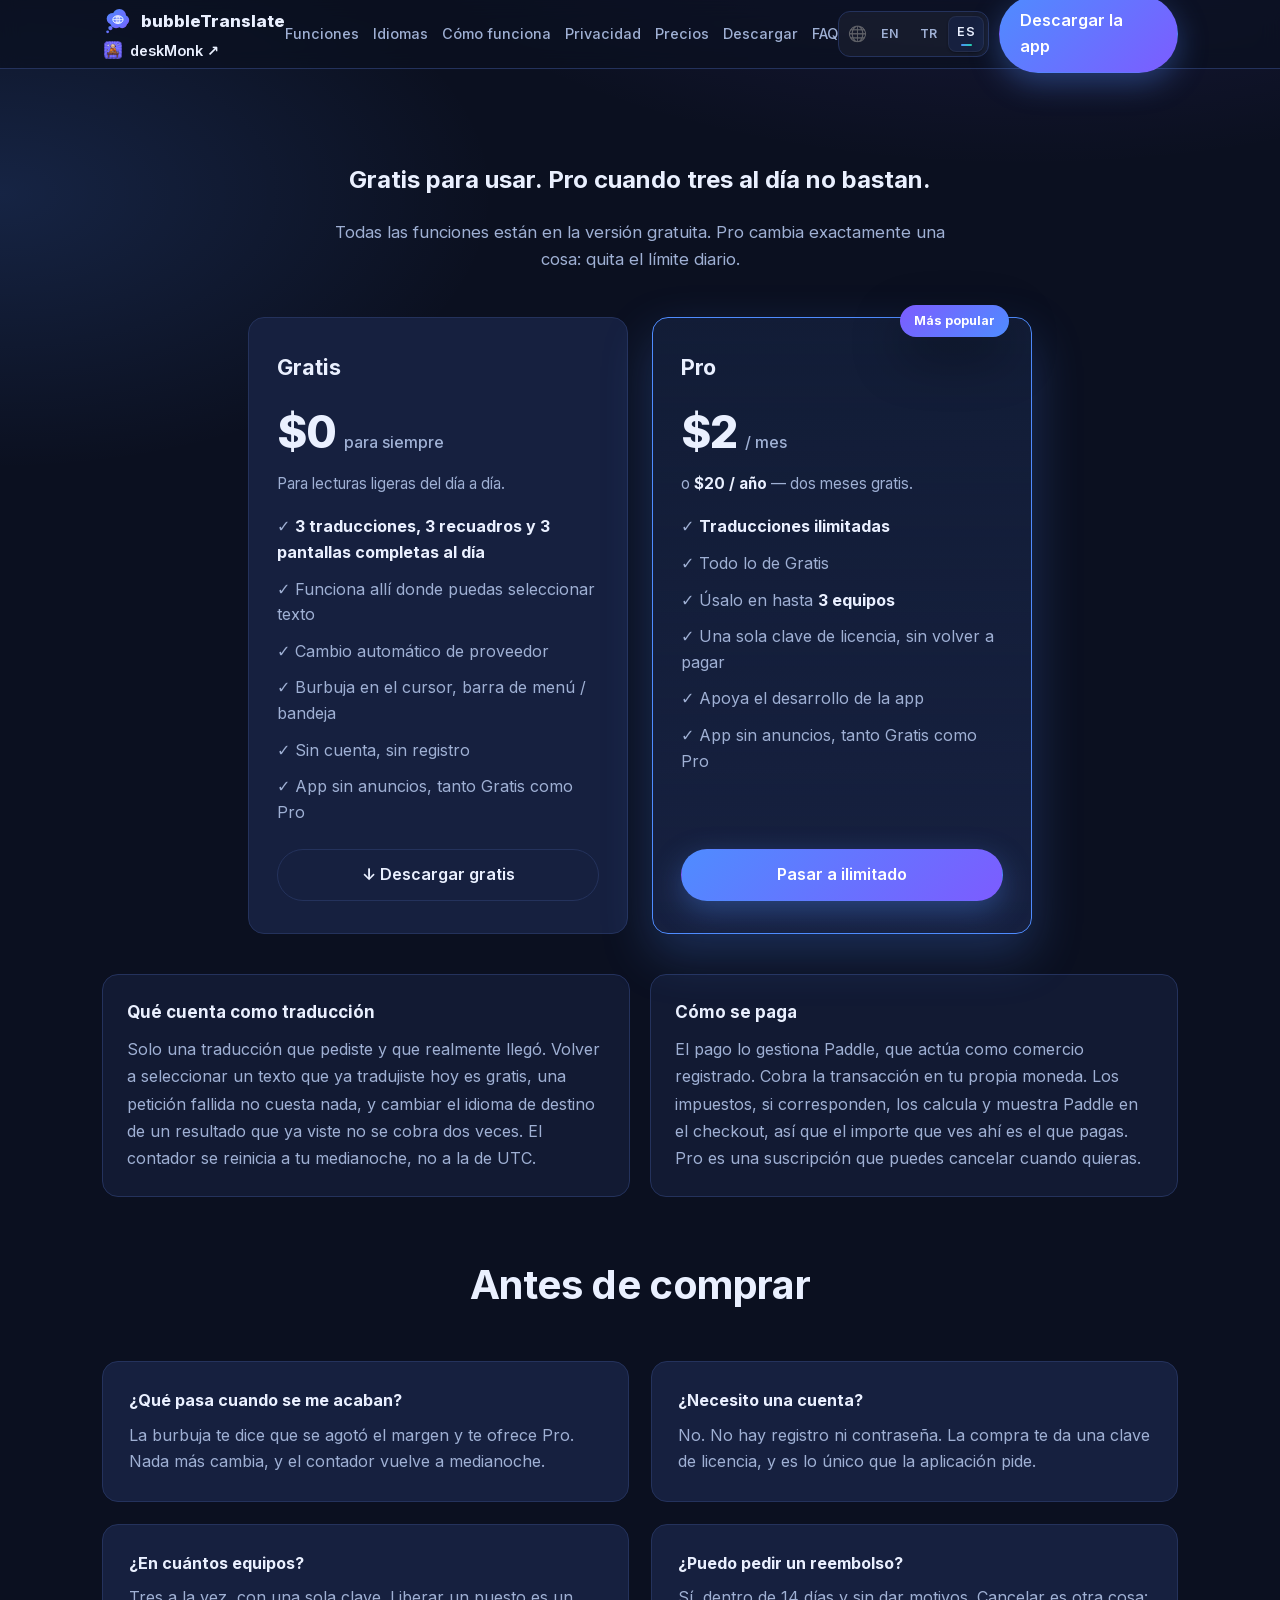
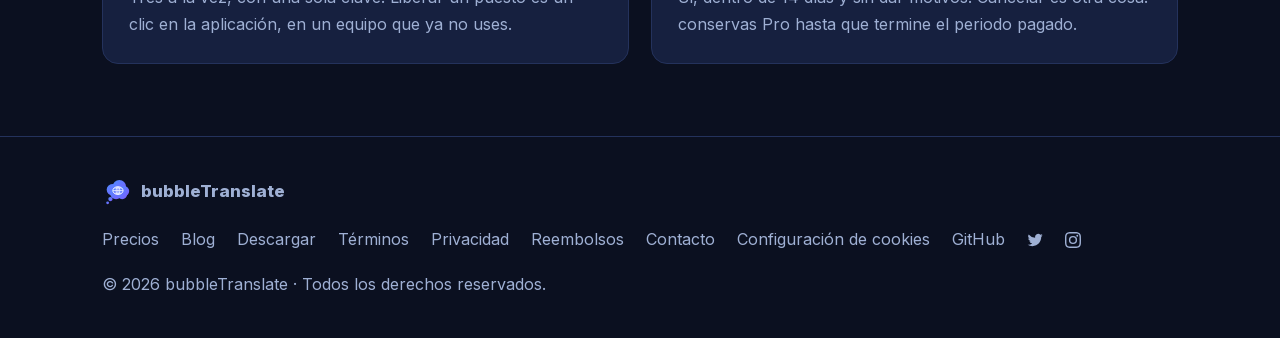
<file: es/pricing.html>
<!DOCTYPE html>
<html lang="es">
<head>
  <!-- Google tag (gtag.js), with Consent Mode v2: everything denied until the visitor allows it (consent.js). -->
  <script>
    window.dataLayer = window.dataLayer || [];
    function gtag(){dataLayer.push(arguments);}
    gtag('consent', 'default', {
      ad_storage: 'denied',
      ad_user_data: 'denied',
      ad_personalization: 'denied',
      analytics_storage: 'denied',
      wait_for_update: 500
    });
    try {
      if (/(?:^|; )bt_consent=granted(?:;|$)/.test(document.cookie) ||
          localStorage.getItem('bt-consent') === 'granted') {
        gtag('consent', 'update', {
          ad_storage: 'granted',
          ad_user_data: 'granted',
          ad_personalization: 'granted',
          analytics_storage: 'granted'
        });
      }
    } catch (e) {}
    gtag('set', 'ads_data_redaction', true);
    gtag('js', new Date());
    gtag('config', 'AW-18451580938');
  </script>
  <script async src="https://www.googletagmanager.com/gtag/js?id=AW-18451580938"></script>
  <!-- Google Tag Manager. After the consent defaults above, so its tags start out denied too. -->
  <script>(function(w,d,s,l,i){w[l]=w[l]||[];w[l].push({'gtm.start':
  new Date().getTime(),event:'gtm.js'});var f=d.getElementsByTagName(s)[0],
  j=d.createElement(s),dl=l!='dataLayer'?'&l='+l:'';j.async=true;j.src=
  'https://www.googletagmanager.com/gtm.js?id='+i+dl;f.parentNode.insertBefore(j,f);
  })(window,document,'script','dataLayer','GTM-MLKTRCKQ');</script>
  <!-- End Google Tag Manager -->
  <meta charset="UTF-8">
  <meta name="viewport" content="width=device-width, initial-scale=1.0">
  <title>Precios — bubbleTranslate</title>
  <meta name="description" content="bubbleTranslate es gratis con 3 usos al día de cada función. Pro quita el límite diario por 2 $ al mes o 20 $ al año, en hasta tres equipos.">
  <meta name="theme-color" content="#0b1020">
  <meta name="robots" content="index, follow">
  <meta property="og:title" content="Precios — bubbleTranslate">
  <meta property="og:description" content="bubbleTranslate es gratis con 3 usos al día de cada función. Pro quita el límite diario por 2 $ al mes o 20 $ al año, en hasta tres equipos.">
  <meta property="og:type" content="website">
  <link rel="icon" type="image/svg+xml" href="/favicon.svg">
  <link rel="preload" href="/fonts/inter-latin.woff2" as="font" type="font/woff2" crossorigin>
  <link rel="stylesheet" href="/styles.css?v=20261114-sibling2">
  <link rel="canonical" href="https://bubbletranslate.app/es/pricing">
  <link rel="alternate" hreflang="en" href="https://bubbletranslate.app/pricing">
  <link rel="alternate" hreflang="tr" href="https://bubbletranslate.app/tr/pricing">
  <link rel="alternate" hreflang="es" href="https://bubbletranslate.app/es/pricing">
  <link rel="alternate" hreflang="x-default" href="https://bubbletranslate.app/pricing">
  <meta property="og:url" content="https://bubbletranslate.app/es/pricing">
  <meta property="og:site_name" content="bubbleTranslate">
  <meta property="og:locale" content="en">
  <meta property="og:image" content="https://bubbletranslate.app/downloads/video/poster.jpg">
  <meta property="og:image:alt" content="bubbleTranslate showing a translation bubble at the cursor">
  <meta name="twitter:card" content="summary_large_image">
  <meta name="twitter:site" content="@bubbletr4nslate">
  <meta name="twitter:creator" content="@bubbletr4nslate">
  <meta name="twitter:image" content="https://bubbletranslate.app/downloads/video/poster.jpg">
  <!-- AdSense requests nothing until consent.js says consent was given:
       unpaused, it sets Google's ad cookie before anyone is asked. -->
  <script>(window.adsbygoogle = window.adsbygoogle || []).pauseAdRequests = 1;</script>
  <script async src="https://pagead2.googlesyndication.com/pagead/js/adsbygoogle.js?client=ca-pub-4957515354749245"
     crossorigin="anonymous"></script>
</head>
<body data-meta-key="pricing.meta">
  <!-- Google Tag Manager (noscript) -->
  <noscript><iframe src="https://www.googletagmanager.com/ns.html?id=GTM-MLKTRCKQ"
  height="0" width="0" style="display:none;visibility:hidden"></iframe></noscript>
  <!-- End Google Tag Manager (noscript) -->
  <header class="site">
    <div class="container nav">
      <div class="brand-group">
      <a class="brand" href="./">
        <img class="logo" src="/favicon.svg" alt="bubbleTranslate logo">
        bubbleTranslate
      </a>
        <a class="sibling" href="https://deskmonk.app"><img src="/logos/deskmonk.svg" alt="">deskMonk ↗</a>
      </div>
      <nav class="nav-links" id="navLinks">
        <a href="./#features" data-i18n="nav.features">Funciones</a>
        <a href="./#languages" data-i18n="nav.languages">Idiomas</a>
        <a href="./#how" data-i18n="nav.how">Cómo funciona</a>
        <a href="./#privacy" data-i18n="nav.privacy">Privacidad</a>
        <a href="pricing" data-i18n="nav.pricing">Precios</a>
        <a class="nav-mobile-only" href="/blog" data-i18n="nav.blog">Blog</a>
        <a href="./#download" data-i18n="nav.download">Descargar</a>
        <a href="./#faq" data-i18n="nav.faq">FAQ</a>
      </nav>
      <div class="nav-cta">
        <div class="lang-switch" id="langSwitch" role="group" aria-label="Language">
          <span class="lang-globe" aria-hidden="true">🌐</span>
          <button type="button" data-lang="en">EN</button>
          <button type="button" data-lang="tr">TR</button>
          <button type="button" data-lang="es">ES</button>
        </div>
        <a class="btn btn-primary" href="./#download" data-i18n="nav.cta">Descargar la app</a>
      </div>
      <button class="menu-btn" id="menuBtn" aria-label="Menu">☰</button>
    </div>
  </header>

  <main>
    <section id="pricing">
      <div class="container">
        <div class="section-head">
          <h1 data-i18n="pricing.h1">Gratis para usar. Pro cuando tres al día no bastan.</h1>
          <p data-i18n="pricing.sub">Todas las funciones están en la versión gratuita. Pro cambia exactamente una cosa: quita el límite diario.</p>
        </div>

        <div class="pricing">
          <div class="price-card">
            <h3 data-i18n="price.free.h3">Gratis</h3>
            <div class="price"><span class="amount">$0</span><span class="per" data-i18n="price.free.per">para siempre</span></div>
            <p class="price-tag" data-i18n="price.free.tag">Para lecturas ligeras del día a día.</p>
            <ul class="plan-list">
              <li data-i18n="price.free.1">✓ <b>3 traducciones, 3 recuadros y 3 pantallas completas al día</b></li>
              <li data-i18n="price.free.2">✓ Funciona allí donde puedas seleccionar texto</li>
              <li data-i18n="price.free.3">✓ Cambio automático de proveedor</li>
              <li data-i18n="price.free.4">✓ Burbuja en el cursor, barra de menú / bandeja</li>
              <li data-i18n="price.free.5">✓ Sin cuenta, sin registro</li>
              <li data-i18n="price.adfree">✓ App sin anuncios, tanto Gratis como Pro</li>
            </ul>
            <a class="btn btn-ghost plan-cta" href="./#download" data-i18n="pricing.cta.free">↓ Descargar gratis</a>
          </div>

          <div class="price-card featured">
            <div class="ribbon" data-i18n="price.pro.ribbon">Más popular</div>
            <h3 data-i18n="price.pro.h3">Pro</h3>
            <div class="price"><span class="amount">$2</span><span class="per" data-i18n="price.pro.per">/ mes</span></div>
            <p class="price-tag" data-i18n="price.pro.tag">o <b>$20 / año</b> — dos meses gratis.</p>
            <ul class="plan-list">
              <li data-i18n="price.pro.1">✓ <b>Traducciones ilimitadas</b></li>
              <li data-i18n="price.pro.2">✓ Todo lo de Gratis</li>
              <li data-i18n="price.pro.3">✓ Úsalo en hasta <b>3 equipos</b></li>
              <li data-i18n="price.pro.4">✓ Una sola clave de licencia, sin volver a pagar</li>
              <li data-i18n="price.pro.5">✓ Apoya el desarrollo de la app</li>
              <li data-i18n="price.adfree">✓ App sin anuncios, tanto Gratis como Pro</li>
            </ul>
            <a class="btn btn-primary plan-cta"
               href="https://api.bubbletranslate.app/buy?src=pricing"
               data-i18n="pricing.cta.buy">Pasar a ilimitado</a>
          </div>
        </div>

        <!-- The two things a buyer actually needs to know before paying: what
             spends the allowance, and who takes the money. -->
        <div class="pricing-notes">
          <div class="note-card">
            <h3 data-i18n="pricing.counts.h3">Qué cuenta como traducción</h3>
            <p data-i18n="pricing.counts.p">Solo una traducción que pediste y que realmente llegó. Volver a seleccionar un texto que ya tradujiste hoy es gratis, una petición fallida no cuesta nada, y cambiar el idioma de destino de un resultado que ya viste no se cobra dos veces. El contador se reinicia a tu medianoche, no a la de UTC.</p>
          </div>
          <div class="note-card">
            <h3 data-i18n="pricing.region.h3">Cómo se paga</h3>
            <p data-i18n="pricing.region.p">El pago lo gestiona Paddle, que actúa como comercio registrado. Cobra la transacción en tu propia moneda. Los impuestos, si corresponden, los calcula y muestra Paddle en el checkout, así que el importe que ves ahí es el que pagas. Pro es una suscripción que puedes cancelar cuando quieras.</p>
          </div>
        </div>

        <div class="section-head" style="margin-top:56px;">
          <h2 data-i18n="pricing.faq.h2">Antes de comprar</h2>
        </div>
        <div class="grid-3 pricing-faq">
          <div class="card">
            <h3 data-i18n="pricing.faq.q1">¿Qué pasa cuando se me acaban?</h3>
            <p data-i18n="pricing.faq.a1">La burbuja te dice que se agotó el margen y te ofrece Pro. Nada más cambia, y el contador vuelve a medianoche.</p>
          </div>
          <div class="card">
            <h3 data-i18n="pricing.faq.q2">¿Necesito una cuenta?</h3>
            <p data-i18n="pricing.faq.a2">No. No hay registro ni contraseña. La compra te da una clave de licencia, y es lo único que la aplicación pide.</p>
          </div>
          <div class="card">
            <h3 data-i18n="pricing.faq.q3">¿En cuántos equipos?</h3>
            <p data-i18n="pricing.faq.a3">Tres a la vez, con una sola clave. Liberar un puesto es un clic en la aplicación, en un equipo que ya no uses.</p>
          </div>
          <div class="card">
            <h3 data-i18n="pricing.faq.q4">¿Puedo pedir un reembolso?</h3>
            <p data-i18n="pricing.faq.a4">Sí, dentro de 14 días y sin dar motivos. Cancelar es otra cosa: conservas Pro hasta que termine el periodo pagado.</p>
          </div>
        </div>
      </div>
    </section>
  </main>

  <footer class="site">
    <div class="container foot-grid">
      <div class="brand"><img class="logo" src="/favicon.svg" alt=""> bubbleTranslate</div>
      <nav class="foot-links">
        <a href="pricing" data-i18n="nav.pricing">Precios</a>
        <a href="/blog" data-i18n="nav.blog">Blog</a>
        <a href="./#download" data-i18n="nav.download">Descargar</a>
        <a href="/terms" data-i18n="nav.terms">Términos</a>
        <a href="/privacy" data-i18n="nav.privacy">Privacidad</a>
        <a href="/refunds" data-i18n="nav.refunds">Reembolsos</a>
        <a href="mailto:pelamx@bubbletranslate.app" data-i18n="nav.contact">Contacto</a>
        <a href="#" data-consent-open data-i18n="nav.cookies">Configuración de cookies</a>
        <a href="https://github.com/pelamx/bubbleTranslate" target="_blank" rel="noopener">GitHub</a>
        <a class="foot-social" href="https://twitter.com/bubbletr4nslate" target="_blank" rel="noopener" aria-label="bubbleTranslate on Twitter" title="@bubbletr4nslate"><svg viewBox="0 0 24 24" width="16" height="16" aria-hidden="true" focusable="false"><path fill="currentColor" d="M23.643 4.937c-.835.37-1.732.62-2.675.733a4.67 4.67 0 0 0 2.048-2.578 9.3 9.3 0 0 1-2.958 1.13 4.66 4.66 0 0 0-7.938 4.25 13.229 13.229 0 0 1-9.602-4.868 4.66 4.66 0 0 0 1.442 6.22 4.647 4.647 0 0 1-2.11-.583v.06a4.66 4.66 0 0 0 3.737 4.568 4.692 4.692 0 0 1-2.104.08 4.661 4.661 0 0 0 4.352 3.234 9.348 9.348 0 0 1-5.786 1.995 9.5 9.5 0 0 1-1.112-.065 13.175 13.175 0 0 0 7.14 2.093c8.57 0 13.255-7.098 13.255-13.254 0-.202-.005-.403-.014-.602a9.47 9.47 0 0 0 2.323-2.41z"/></svg></a>
        <a class="foot-social" href="https://instagram.com/bubbletr4nslate" target="_blank" rel="noopener" aria-label="bubbleTranslate on Instagram" title="@bubbletr4nslate"><svg viewBox="0 0 24 24" width="16" height="16" aria-hidden="true" focusable="false"><path fill="currentColor" d="M12 2.163c3.204 0 3.584.012 4.85.07 1.17.053 1.805.249 2.227.415.56.217.96.477 1.382.896.419.42.679.819.896 1.381.164.422.36 1.057.413 2.227.057 1.266.07 1.646.07 4.85s-.015 3.585-.074 4.85c-.061 1.17-.256 1.805-.421 2.227a3.81 3.81 0 0 1-.896 1.382 3.744 3.744 0 0 1-1.382.896c-.42.164-1.065.36-2.235.413-1.274.057-1.649.07-4.859.07-3.211 0-3.586-.015-4.859-.074-1.171-.061-1.816-.256-2.236-.421a3.716 3.716 0 0 1-1.379-.899 3.644 3.644 0 0 1-.9-1.381c-.165-.42-.359-1.065-.42-2.235-.045-1.26-.061-1.649-.061-4.844 0-3.196.016-3.586.061-4.861.061-1.17.255-1.814.42-2.234a3.716 3.716 0 0 1 .9-1.381 3.679 3.679 0 0 1 1.379-.9c.42-.165 1.051-.36 2.221-.42 1.275-.045 1.65-.06 4.859-.06zM12 0C8.741 0 8.332.014 7.052.072 5.775.132 4.905.333 4.14.63c-.789.306-1.459.717-2.126 1.384S.935 3.35.63 4.14C.333 4.905.131 5.775.072 7.052.014 8.333 0 8.741 0 12c0 3.259.014 3.668.072 4.948.06 1.277.261 2.148.558 2.913.306.788.717 1.459 1.384 2.126.667.666 1.336 1.079 2.126 1.384.766.296 1.636.499 2.913.558C8.333 23.986 8.741 24 12 24c3.259 0 3.668-.014 4.948-.072 1.277-.06 2.148-.262 2.913-.558.788-.306 1.459-.718 2.126-1.384.666-.667 1.079-1.335 1.384-2.126.296-.765.499-1.636.558-2.913.058-1.28.072-1.689.072-4.948 0-3.259-.014-3.667-.072-4.947-.06-1.277-.262-2.149-.558-2.914a5.89 5.89 0 0 0-1.384-2.126A5.868 5.868 0 0 0 19.86.63c-.765-.297-1.636-.498-2.913-.558C15.668.014 15.259 0 12 0zm0 5.838a6.162 6.162 0 1 0 0 12.324 6.162 6.162 0 0 0 0-12.324zM12 16a4 4 0 1 1 0-8 4 4 0 0 1 0 8zm6.406-11.845a1.44 1.44 0 1 0 0 2.881 1.44 1.44 0 0 0 0-2.881z"/></svg></a>
      </nav>
      <div>© <span id="year"></span> bubbleTranslate · <span data-i18n="foot.rights">Todos los derechos reservados.</span></div>
    </div>
  </footer>

  <script src="/script.js?v=20261111a-extensions"></script>
  <script src="/consent.js?v=20261111a"></script>
</body>
</html>
</file>
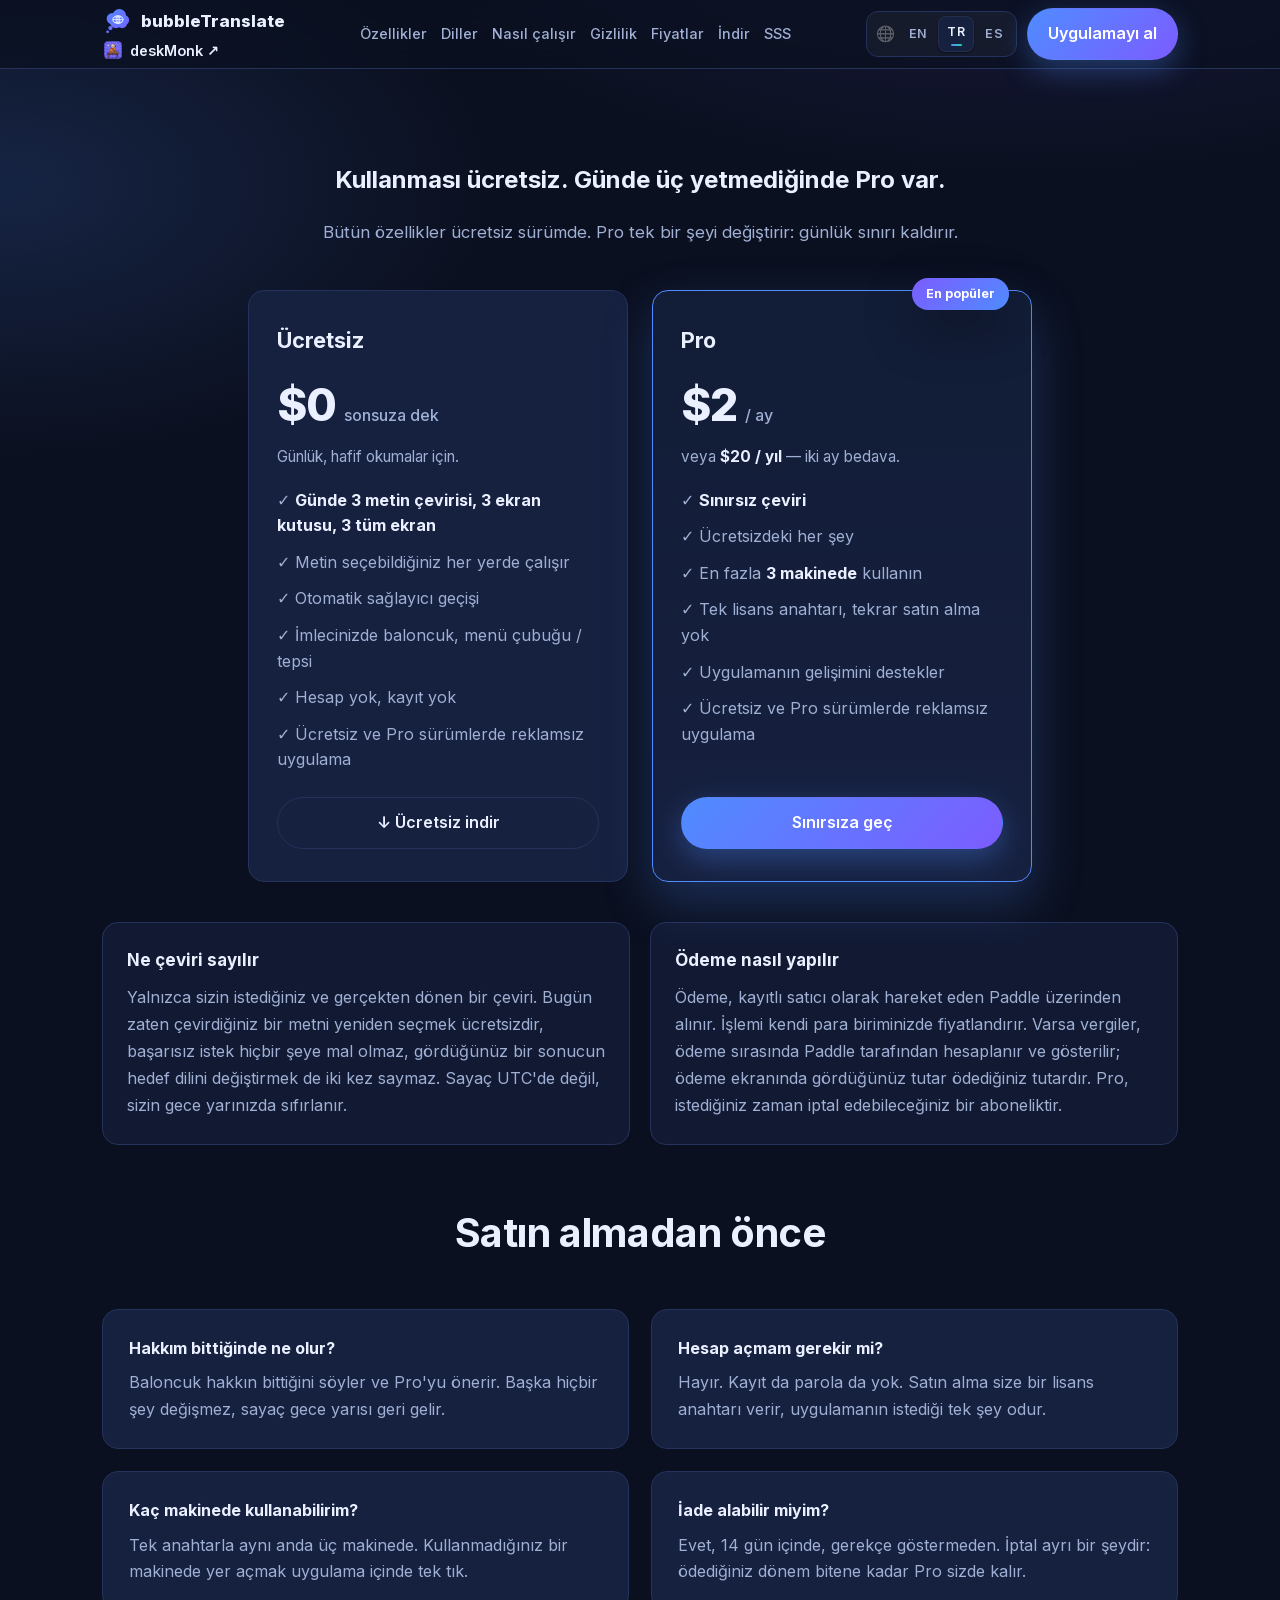
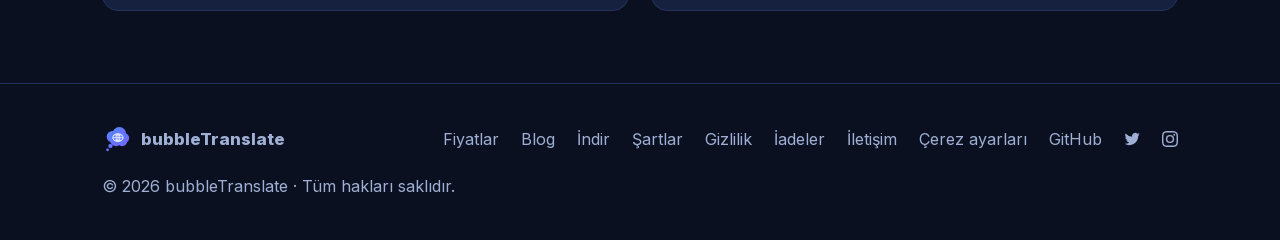
<file: tr/pricing.html>
<!DOCTYPE html>
<html lang="tr">
<head>
  <!-- Google tag (gtag.js), with Consent Mode v2: everything denied until the visitor allows it (consent.js). -->
  <script>
    window.dataLayer = window.dataLayer || [];
    function gtag(){dataLayer.push(arguments);}
    gtag('consent', 'default', {
      ad_storage: 'denied',
      ad_user_data: 'denied',
      ad_personalization: 'denied',
      analytics_storage: 'denied',
      wait_for_update: 500
    });
    try {
      if (/(?:^|; )bt_consent=granted(?:;|$)/.test(document.cookie) ||
          localStorage.getItem('bt-consent') === 'granted') {
        gtag('consent', 'update', {
          ad_storage: 'granted',
          ad_user_data: 'granted',
          ad_personalization: 'granted',
          analytics_storage: 'granted'
        });
      }
    } catch (e) {}
    gtag('set', 'ads_data_redaction', true);
    gtag('js', new Date());
    gtag('config', 'AW-18451580938');
  </script>
  <script async src="https://www.googletagmanager.com/gtag/js?id=AW-18451580938"></script>
  <!-- Google Tag Manager. After the consent defaults above, so its tags start out denied too. -->
  <script>(function(w,d,s,l,i){w[l]=w[l]||[];w[l].push({'gtm.start':
  new Date().getTime(),event:'gtm.js'});var f=d.getElementsByTagName(s)[0],
  j=d.createElement(s),dl=l!='dataLayer'?'&l='+l:'';j.async=true;j.src=
  'https://www.googletagmanager.com/gtm.js?id='+i+dl;f.parentNode.insertBefore(j,f);
  })(window,document,'script','dataLayer','GTM-MLKTRCKQ');</script>
  <!-- End Google Tag Manager -->
  <meta charset="UTF-8">
  <meta name="viewport" content="width=device-width, initial-scale=1.0">
  <title>Fiyatlandırma — bubbleTranslate</title>
  <meta name="description" content="bubbleTranslate'te her özellik günde 3 kez ücretsiz. Pro, günlük sınırı kaldırır: ayda 2 dolar veya yılda 20 dolar, üç makineye kadar.">
  <meta name="theme-color" content="#0b1020">
  <meta name="robots" content="index, follow">
  <meta property="og:title" content="Fiyatlandırma — bubbleTranslate">
  <meta property="og:description" content="bubbleTranslate'te her özellik günde 3 kez ücretsiz. Pro, günlük sınırı kaldırır: ayda 2 dolar veya yılda 20 dolar, üç makineye kadar.">
  <meta property="og:type" content="website">
  <link rel="icon" type="image/svg+xml" href="/favicon.svg">
  <link rel="preload" href="/fonts/inter-latin.woff2" as="font" type="font/woff2" crossorigin>
  <link rel="stylesheet" href="/styles.css?v=20261114-sibling2">
  <link rel="canonical" href="https://bubbletranslate.app/tr/pricing">
  <link rel="alternate" hreflang="en" href="https://bubbletranslate.app/pricing">
  <link rel="alternate" hreflang="tr" href="https://bubbletranslate.app/tr/pricing">
  <link rel="alternate" hreflang="es" href="https://bubbletranslate.app/es/pricing">
  <link rel="alternate" hreflang="x-default" href="https://bubbletranslate.app/pricing">
  <meta property="og:url" content="https://bubbletranslate.app/tr/pricing">
  <meta property="og:site_name" content="bubbleTranslate">
  <meta property="og:locale" content="en">
  <meta property="og:image" content="https://bubbletranslate.app/downloads/video/poster.jpg">
  <meta property="og:image:alt" content="bubbleTranslate showing a translation bubble at the cursor">
  <meta name="twitter:card" content="summary_large_image">
  <meta name="twitter:site" content="@bubbletr4nslate">
  <meta name="twitter:creator" content="@bubbletr4nslate">
  <meta name="twitter:image" content="https://bubbletranslate.app/downloads/video/poster.jpg">
  <!-- AdSense requests nothing until consent.js says consent was given:
       unpaused, it sets Google's ad cookie before anyone is asked. -->
  <script>(window.adsbygoogle = window.adsbygoogle || []).pauseAdRequests = 1;</script>
  <script async src="https://pagead2.googlesyndication.com/pagead/js/adsbygoogle.js?client=ca-pub-4957515354749245"
     crossorigin="anonymous"></script>
</head>
<body data-meta-key="pricing.meta">
  <!-- Google Tag Manager (noscript) -->
  <noscript><iframe src="https://www.googletagmanager.com/ns.html?id=GTM-MLKTRCKQ"
  height="0" width="0" style="display:none;visibility:hidden"></iframe></noscript>
  <!-- End Google Tag Manager (noscript) -->
  <header class="site">
    <div class="container nav">
      <div class="brand-group">
      <a class="brand" href="./">
        <img class="logo" src="/favicon.svg" alt="bubbleTranslate logo">
        bubbleTranslate
      </a>
        <a class="sibling" href="https://deskmonk.app"><img src="/logos/deskmonk.svg" alt="">deskMonk ↗</a>
      </div>
      <nav class="nav-links" id="navLinks">
        <a href="./#features" data-i18n="nav.features">Özellikler</a>
        <a href="./#languages" data-i18n="nav.languages">Diller</a>
        <a href="./#how" data-i18n="nav.how">Nasıl çalışır</a>
        <a href="./#privacy" data-i18n="nav.privacy">Gizlilik</a>
        <a href="pricing" data-i18n="nav.pricing">Fiyatlar</a>
        <a class="nav-mobile-only" href="/blog" data-i18n="nav.blog">Blog</a>
        <a href="./#download" data-i18n="nav.download">İndir</a>
        <a href="./#faq" data-i18n="nav.faq">SSS</a>
      </nav>
      <div class="nav-cta">
        <div class="lang-switch" id="langSwitch" role="group" aria-label="Language">
          <span class="lang-globe" aria-hidden="true">🌐</span>
          <button type="button" data-lang="en">EN</button>
          <button type="button" data-lang="tr">TR</button>
          <button type="button" data-lang="es">ES</button>
        </div>
        <a class="btn btn-primary" href="./#download" data-i18n="nav.cta">Uygulamayı al</a>
      </div>
      <button class="menu-btn" id="menuBtn" aria-label="Menu">☰</button>
    </div>
  </header>

  <main>
    <section id="pricing">
      <div class="container">
        <div class="section-head">
          <h1 data-i18n="pricing.h1">Kullanması ücretsiz. Günde üç yetmediğinde Pro var.</h1>
          <p data-i18n="pricing.sub">Bütün özellikler ücretsiz sürümde. Pro tek bir şeyi değiştirir: günlük sınırı kaldırır.</p>
        </div>

        <div class="pricing">
          <div class="price-card">
            <h3 data-i18n="price.free.h3">Ücretsiz</h3>
            <div class="price"><span class="amount">$0</span><span class="per" data-i18n="price.free.per">sonsuza dek</span></div>
            <p class="price-tag" data-i18n="price.free.tag">Günlük, hafif okumalar için.</p>
            <ul class="plan-list">
              <li data-i18n="price.free.1">✓ <b>Günde 3 metin çevirisi, 3 ekran kutusu, 3 tüm ekran</b></li>
              <li data-i18n="price.free.2">✓ Metin seçebildiğiniz her yerde çalışır</li>
              <li data-i18n="price.free.3">✓ Otomatik sağlayıcı geçişi</li>
              <li data-i18n="price.free.4">✓ İmlecinizde baloncuk, menü çubuğu / tepsi</li>
              <li data-i18n="price.free.5">✓ Hesap yok, kayıt yok</li>
              <li data-i18n="price.adfree">✓ Ücretsiz ve Pro sürümlerde reklamsız uygulama</li>
            </ul>
            <a class="btn btn-ghost plan-cta" href="./#download" data-i18n="pricing.cta.free">↓ Ücretsiz indir</a>
          </div>

          <div class="price-card featured">
            <div class="ribbon" data-i18n="price.pro.ribbon">En popüler</div>
            <h3 data-i18n="price.pro.h3">Pro</h3>
            <div class="price"><span class="amount">$2</span><span class="per" data-i18n="price.pro.per">/ ay</span></div>
            <p class="price-tag" data-i18n="price.pro.tag">veya <b>$20 / yıl</b> — iki ay bedava.</p>
            <ul class="plan-list">
              <li data-i18n="price.pro.1">✓ <b>Sınırsız çeviri</b></li>
              <li data-i18n="price.pro.2">✓ Ücretsizdeki her şey</li>
              <li data-i18n="price.pro.3">✓ En fazla <b>3 makinede</b> kullanın</li>
              <li data-i18n="price.pro.4">✓ Tek lisans anahtarı, tekrar satın alma yok</li>
              <li data-i18n="price.pro.5">✓ Uygulamanın gelişimini destekler</li>
              <li data-i18n="price.adfree">✓ Ücretsiz ve Pro sürümlerde reklamsız uygulama</li>
            </ul>
            <a class="btn btn-primary plan-cta"
               href="https://api.bubbletranslate.app/buy?src=pricing"
               data-i18n="pricing.cta.buy">Sınırsıza geç</a>
          </div>
        </div>

        <!-- The two things a buyer actually needs to know before paying: what
             spends the allowance, and who takes the money. -->
        <div class="pricing-notes">
          <div class="note-card">
            <h3 data-i18n="pricing.counts.h3">Ne çeviri sayılır</h3>
            <p data-i18n="pricing.counts.p">Yalnızca sizin istediğiniz ve gerçekten dönen bir çeviri. Bugün zaten çevirdiğiniz bir metni yeniden seçmek ücretsizdir, başarısız istek hiçbir şeye mal olmaz, gördüğünüz bir sonucun hedef dilini değiştirmek de iki kez saymaz. Sayaç UTC'de değil, sizin gece yarınızda sıfırlanır.</p>
          </div>
          <div class="note-card">
            <h3 data-i18n="pricing.region.h3">Ödeme nasıl yapılır</h3>
            <p data-i18n="pricing.region.p">Ödeme, kayıtlı satıcı olarak hareket eden Paddle üzerinden alınır. İşlemi kendi para biriminizde fiyatlandırır. Varsa vergiler, ödeme sırasında Paddle tarafından hesaplanır ve gösterilir; ödeme ekranında gördüğünüz tutar ödediğiniz tutardır. Pro, istediğiniz zaman iptal edebileceğiniz bir aboneliktir.</p>
          </div>
        </div>

        <div class="section-head" style="margin-top:56px;">
          <h2 data-i18n="pricing.faq.h2">Satın almadan önce</h2>
        </div>
        <div class="grid-3 pricing-faq">
          <div class="card">
            <h3 data-i18n="pricing.faq.q1">Hakkım bittiğinde ne olur?</h3>
            <p data-i18n="pricing.faq.a1">Baloncuk hakkın bittiğini söyler ve Pro'yu önerir. Başka hiçbir şey değişmez, sayaç gece yarısı geri gelir.</p>
          </div>
          <div class="card">
            <h3 data-i18n="pricing.faq.q2">Hesap açmam gerekir mi?</h3>
            <p data-i18n="pricing.faq.a2">Hayır. Kayıt da parola da yok. Satın alma size bir lisans anahtarı verir, uygulamanın istediği tek şey odur.</p>
          </div>
          <div class="card">
            <h3 data-i18n="pricing.faq.q3">Kaç makinede kullanabilirim?</h3>
            <p data-i18n="pricing.faq.a3">Tek anahtarla aynı anda üç makinede. Kullanmadığınız bir makinede yer açmak uygulama içinde tek tık.</p>
          </div>
          <div class="card">
            <h3 data-i18n="pricing.faq.q4">İade alabilir miyim?</h3>
            <p data-i18n="pricing.faq.a4">Evet, 14 gün içinde, gerekçe göstermeden. İptal ayrı bir şeydir: ödediğiniz dönem bitene kadar Pro sizde kalır.</p>
          </div>
        </div>
      </div>
    </section>
  </main>

  <footer class="site">
    <div class="container foot-grid">
      <div class="brand"><img class="logo" src="/favicon.svg" alt=""> bubbleTranslate</div>
      <nav class="foot-links">
        <a href="pricing" data-i18n="nav.pricing">Fiyatlar</a>
        <a href="/blog" data-i18n="nav.blog">Blog</a>
        <a href="./#download" data-i18n="nav.download">İndir</a>
        <a href="/terms" data-i18n="nav.terms">Şartlar</a>
        <a href="/privacy" data-i18n="nav.privacy">Gizlilik</a>
        <a href="/refunds" data-i18n="nav.refunds">İadeler</a>
        <a href="mailto:pelamx@bubbletranslate.app" data-i18n="nav.contact">İletişim</a>
        <a href="#" data-consent-open data-i18n="nav.cookies">Çerez ayarları</a>
        <a href="https://github.com/pelamx/bubbleTranslate" target="_blank" rel="noopener">GitHub</a>
        <a class="foot-social" href="https://twitter.com/bubbletr4nslate" target="_blank" rel="noopener" aria-label="bubbleTranslate on Twitter" title="@bubbletr4nslate"><svg viewBox="0 0 24 24" width="16" height="16" aria-hidden="true" focusable="false"><path fill="currentColor" d="M23.643 4.937c-.835.37-1.732.62-2.675.733a4.67 4.67 0 0 0 2.048-2.578 9.3 9.3 0 0 1-2.958 1.13 4.66 4.66 0 0 0-7.938 4.25 13.229 13.229 0 0 1-9.602-4.868 4.66 4.66 0 0 0 1.442 6.22 4.647 4.647 0 0 1-2.11-.583v.06a4.66 4.66 0 0 0 3.737 4.568 4.692 4.692 0 0 1-2.104.08 4.661 4.661 0 0 0 4.352 3.234 9.348 9.348 0 0 1-5.786 1.995 9.5 9.5 0 0 1-1.112-.065 13.175 13.175 0 0 0 7.14 2.093c8.57 0 13.255-7.098 13.255-13.254 0-.202-.005-.403-.014-.602a9.47 9.47 0 0 0 2.323-2.41z"/></svg></a>
        <a class="foot-social" href="https://instagram.com/bubbletr4nslate" target="_blank" rel="noopener" aria-label="bubbleTranslate on Instagram" title="@bubbletr4nslate"><svg viewBox="0 0 24 24" width="16" height="16" aria-hidden="true" focusable="false"><path fill="currentColor" d="M12 2.163c3.204 0 3.584.012 4.85.07 1.17.053 1.805.249 2.227.415.56.217.96.477 1.382.896.419.42.679.819.896 1.381.164.422.36 1.057.413 2.227.057 1.266.07 1.646.07 4.85s-.015 3.585-.074 4.85c-.061 1.17-.256 1.805-.421 2.227a3.81 3.81 0 0 1-.896 1.382 3.744 3.744 0 0 1-1.382.896c-.42.164-1.065.36-2.235.413-1.274.057-1.649.07-4.859.07-3.211 0-3.586-.015-4.859-.074-1.171-.061-1.816-.256-2.236-.421a3.716 3.716 0 0 1-1.379-.899 3.644 3.644 0 0 1-.9-1.381c-.165-.42-.359-1.065-.42-2.235-.045-1.26-.061-1.649-.061-4.844 0-3.196.016-3.586.061-4.861.061-1.17.255-1.814.42-2.234a3.716 3.716 0 0 1 .9-1.381 3.679 3.679 0 0 1 1.379-.9c.42-.165 1.051-.36 2.221-.42 1.275-.045 1.65-.06 4.859-.06zM12 0C8.741 0 8.332.014 7.052.072 5.775.132 4.905.333 4.14.63c-.789.306-1.459.717-2.126 1.384S.935 3.35.63 4.14C.333 4.905.131 5.775.072 7.052.014 8.333 0 8.741 0 12c0 3.259.014 3.668.072 4.948.06 1.277.261 2.148.558 2.913.306.788.717 1.459 1.384 2.126.667.666 1.336 1.079 2.126 1.384.766.296 1.636.499 2.913.558C8.333 23.986 8.741 24 12 24c3.259 0 3.668-.014 4.948-.072 1.277-.06 2.148-.262 2.913-.558.788-.306 1.459-.718 2.126-1.384.666-.667 1.079-1.335 1.384-2.126.296-.765.499-1.636.558-2.913.058-1.28.072-1.689.072-4.948 0-3.259-.014-3.667-.072-4.947-.06-1.277-.262-2.149-.558-2.914a5.89 5.89 0 0 0-1.384-2.126A5.868 5.868 0 0 0 19.86.63c-.765-.297-1.636-.498-2.913-.558C15.668.014 15.259 0 12 0zm0 5.838a6.162 6.162 0 1 0 0 12.324 6.162 6.162 0 0 0 0-12.324zM12 16a4 4 0 1 1 0-8 4 4 0 0 1 0 8zm6.406-11.845a1.44 1.44 0 1 0 0 2.881 1.44 1.44 0 0 0 0-2.881z"/></svg></a>
      </nav>
      <div>© <span id="year"></span> bubbleTranslate · <span data-i18n="foot.rights">Tüm hakları saklıdır.</span></div>
    </div>
  </footer>

  <script src="/script.js?v=20261111a-extensions"></script>
  <script src="/consent.js?v=20261111a"></script>
</body>
</html>
</file>
<file: styles.css>
/* Inter, served from this site rather than Google Fonts, so a visit does not
   hand the visitor's IP address to Google before they have agreed to
   anything. One variable file per subset covers every weight from 400 to
   800; latin-ext carries the Turkish letters. The buy page on
   api.bubbletranslate.app loads the same files (see _headers for CORS). */
@font-face {
  font-family: "Inter";
  font-style: normal;
  font-weight: 400 800;
  font-display: swap;
  src: url(/fonts/inter-latin-ext.woff2) format("woff2");
  unicode-range: U+0100-02BA, U+02BD-02C5, U+02C7-02CC, U+02CE-02D7, U+02DD-02FF, U+0304, U+0308, U+0329, U+1D00-1DBF, U+1E00-1E9F, U+1EF2-1EFF, U+2020, U+20A0-20AB, U+20AD-20C4, U+2113, U+2C60-2C7F, U+A720-A7FF;
}
@font-face {
  font-family: "Inter";
  font-style: normal;
  font-weight: 400 800;
  font-display: swap;
  src: url(/fonts/inter-latin.woff2) format("woff2");
  unicode-range: U+0000-00FF, U+0131, U+0152-0153, U+02BB-02BC, U+02C6, U+02DA, U+02DC, U+0304, U+0308, U+0329, U+2000-206F, U+20AC, U+2122, U+2191, U+2193, U+2212, U+2215, U+FEFF, U+FFFD;
}
:root {
  --bg: #0b1020;
  --bg-soft: #121a33;
  --card: #16203f;
  --border: #24325c;
  --text: #eaf0ff;
  --muted: #9fb0d4;
  --brand: #4f8cff;
  --brand-2: #7c5cff;
  --accent: #23d5ab;
  --red: #ff6b6b;
  --radius: 16px;
  --shadow: 0 20px 50px rgba(0,0,0,.35);
  --maxw: 1120px;
}
* { box-sizing: border-box; }
html { scroll-behavior: smooth; }
body {
  margin: 0;
  font-family: "Inter", system-ui, -apple-system, "Segoe UI", Roboto, sans-serif;
  color: var(--text);
  background: radial-gradient(1200px 600px at 80% -10%, rgba(124,92,255,.18), transparent 60%),
              radial-gradient(900px 500px at 0% 10%, rgba(79,140,255,.16), transparent 55%),
              var(--bg);
  line-height: 1.6;
}
a { color: inherit; text-decoration: none; }
.container { width: 100%; max-width: var(--maxw); margin: 0 auto; padding: 0 22px; }
.btn {
  display: inline-flex; align-items: center; gap: 8px;
  padding: 12px 20px; border-radius: 999px; font-weight: 600;
  border: 1px solid transparent; cursor: pointer; transition: transform .15s ease, box-shadow .15s ease, background .2s;
}
.btn-primary { background: linear-gradient(135deg, var(--brand), var(--brand-2)); color: #fff; box-shadow: 0 10px 30px rgba(79,140,255,.35); }
.btn-primary:hover { transform: translateY(-2px); box-shadow: 0 16px 40px rgba(79,140,255,.45); }
.btn-ghost { background: transparent; border-color: var(--border); color: var(--text); }
.btn-ghost:hover { background: var(--bg-soft); }

/* Header */
header.site {
  position: sticky; top: 0; z-index: 50;
  backdrop-filter: blur(10px);
  background: rgba(11,16,32,.7);
  border-bottom: 1px solid var(--border);
}
.nav { display: flex; align-items: center; justify-content: space-between; height: 68px; }
.brand { display: flex; align-items: center; gap: 9px; font-weight: 800; font-size: 1.05rem; }
.brand .logo { width: 30px; height: 30px; }
/* Seven links, a language switch and a button share one row, and the longest
   set is Spanish. Adding Privacy pushed it to 1076px of a 1120px container --
   flush against the button, with nothing left for a narrower window. Smaller
   type and a tighter gap bring the row down to about 1090px at 14.4px, which
   is as small as this type should go; the rest is handled by collapsing to the
   menu button early, below. */
.nav-links { display: flex; align-items: center; gap: 14px; }
.nav-links a { color: var(--muted); font-weight: 500; font-size: .9rem; white-space: nowrap; }
.nav-links a:hover { color: var(--text); }
.nav-cta { display: flex; gap: 10px; align-items: center; }
.menu-btn { display: none; background: none; border: 0; color: var(--text); font-size: 1.6rem; cursor: pointer; }
/* A link that only the collapsed menu shows. The full row has no room left for
   it in Spanish, and the footer carries it there instead. */
.nav-links .nav-mobile-only { display: none; }

/* Hero */
.hero { padding: 84px 0 60px; }
.hero-grid { display: grid; grid-template-columns: 1.05fr .95fr; gap: 48px; align-items: center; }
.pill { display: inline-flex; align-items: center; gap: 8px; padding: 6px 14px; border: 1px solid var(--border); border-radius: 999px; color: var(--muted); font-size: .85rem; background: var(--bg-soft); }
.hero h1 { font-size: clamp(2.2rem, 5vw, 3.5rem); line-height: 1.08; margin: 18px 0 14px; letter-spacing: -.5px; }
.hero h1 .grad { background: linear-gradient(135deg, var(--brand), var(--accent)); -webkit-background-clip: text; background-clip: text; color: transparent; }
.hero p.lead { color: var(--muted); font-size: 1.15rem; max-width: 540px; }
.hero-actions { display: flex; gap: 14px; margin-top: 26px; flex-wrap: wrap; }
.hero-note { margin-top: 16px; color: var(--muted); font-size: .9rem; }

/* Mockup bubble */
.mockup { position: relative; align-self: start; }
.window {
  background: var(--card); border: 1px solid var(--border); border-radius: var(--radius);
  box-shadow: var(--shadow); overflow: hidden;
}
.window-bar { display: flex; gap: 7px; padding: 12px 14px; border-bottom: 1px solid var(--border); background: var(--bg-soft); }
.dot { width: 12px; height: 12px; border-radius: 50%; }
.dot.r { background: #ff5f57; } .dot.y { background: #febc2e; } .dot.g { background: #28c840; }
.window-body { padding: 22px; display: grid; gap: 14px; }

/* Demo video */
.video-frame {
  width: 100%;
  background: var(--card); border: 1px solid var(--border); border-radius: var(--radius);
  box-shadow: var(--shadow); overflow: hidden;
}
.demo-video { display: block; width: 100%; height: auto; background: #000; }
.video-caption { margin: 12px 2px 0; color: var(--muted); font-size: .85rem; text-align: center; }
.theme-preview { max-width: 760px; margin: 0 auto; }
.src-text { color: var(--muted); font-size: .95rem; }
.bubble {
  position: relative; align-self: start;
  background: linear-gradient(135deg, rgba(79,140,255,.18), rgba(124,92,255,.18));
  border: 1px solid var(--border); border-radius: 14px; padding: 14px 16px; max-width: 90%;
}
.bubble .lang { font-size: .72rem; color: var(--accent); text-transform: uppercase; letter-spacing: 1px; margin-bottom: 4px; }
.bubble strong { font-size: 1.05rem; }
.float-badge {
  position: absolute; right: -14px; top: -14px;
  background: linear-gradient(135deg, var(--brand-2), var(--brand)); color: #fff;
  padding: 8px 14px; border-radius: 999px; font-size: .8rem; font-weight: 700; box-shadow: var(--shadow);
}

/* Sections */
section { padding: 72px 0; }
/* The privacy strip under the hero. Its own padding is nearly nothing: it
   belongs to the hero above it, not to the features section below. */
.trust { padding: 0 0 8px; }
.trust-row {
  display: flex; flex-wrap: wrap; align-items: center; justify-content: center;
  gap: 8px 22px; padding: 14px 22px; text-decoration: none;
  border: 1px solid var(--border); border-radius: 14px; background: var(--bg-soft);
  color: var(--muted); font-size: .9rem; transition: border-color .15s ease;
}
.trust-row:hover, .trust-row:focus-visible { border-color: var(--brand); }
.trust-lead { color: var(--text); font-weight: 600; }
.trust-more { color: var(--brand); }
.section-head { text-align: center; max-width: 640px; margin: 0 auto 44px; }
.section-head h2 { font-size: clamp(1.8rem, 3.5vw, 2.5rem); margin: 0 0 12px; letter-spacing: -.4px; }
.section-head p { color: var(--muted); font-size: 1.05rem; margin: 0; }
/* "New" above a section's heading: the label, not the paragraph style. */
.section-head .kicker { font-size: .78rem; margin: 0 0 10px; }

.grid-3 { display: grid; grid-template-columns: repeat(3, 1fr); gap: 22px; }
/* Four benefits across, each led by what it does for the reader rather than
   what the feature is called. Two-up before it gets cramped. */
.grid-4 { display: grid; grid-template-columns: repeat(4, minmax(0, 1fr)); gap: 22px; }
@media (max-width: 1000px) { .grid-4 { grid-template-columns: repeat(2, minmax(0, 1fr)); } }
.card .kicker,
.section-head .kicker {
  margin: 0 0 6px; font-size: .72rem; font-weight: 700; letter-spacing: .08em;
  text-transform: uppercase; color: var(--brand);
}
.card {
  background: var(--card); border: 1px solid var(--border); border-radius: var(--radius);
  padding: 26px; transition: transform .18s ease, border-color .18s;
}
.card:hover { transform: translateY(-4px); border-color: var(--brand); }
.card .icon { width: 46px; height: 46px; border-radius: 12px; display: grid; place-items: center; margin-bottom: 16px;
  background: linear-gradient(135deg, rgba(79,140,255,.2), rgba(35,213,171,.2)); font-size: 1.4rem; }
.card h3 { margin: 0 0 8px; font-size: 1.2rem; }
.card p { margin: 0; color: var(--muted); }

/* Steps */
.steps { display: grid; grid-template-columns: repeat(3, 1fr); gap: 22px; counter-reset: step; }
.step { background: var(--bg-soft); border: 1px solid var(--border); border-radius: var(--radius); padding: 26px; position: relative; }
.step::before { counter-increment: step; content: counter(step); position: absolute; top: -18px; left: 24px;
  width: 40px; height: 40px; border-radius: 50%; display: grid; place-items: center; font-weight: 800;
  background: linear-gradient(135deg, var(--brand), var(--brand-2)); color: #fff; box-shadow: var(--shadow); }
.step h3 { margin: 12px 0 8px; }
.step p { margin: 0; color: var(--muted); }
.how-note { margin-top: 28px; background: var(--card); border: 1px solid var(--border);
  border-left: 4px solid var(--brand); border-radius: var(--radius); padding: 22px 26px; }
.how-note h3 { margin: 0 0 8px; font-size: 1.1rem; }
.how-note p { margin: 0; color: var(--muted); }
.how-note b { color: var(--text); }

/* Download */
.download { background: linear-gradient(180deg, transparent, rgba(124,92,255,.06)); }
/* minmax(0, 1fr), not 1fr: a bare `1fr` track is minmax(auto, 1fr), and that
   `auto` floor is set by the widest thing that cannot wrap. The Linux card
   carries its commands in a <pre>, which does not wrap, so it would drag its
   own column wide and leave the others squeezed into what was left.
   Flooring the track at 0 lets the pre's own overflow-x do that job. */
.dl-grid { display: grid; grid-template-columns: repeat(3, minmax(0, 1fr)); gap: 22px; align-items: stretch; }
/* The three cards hold different amounts of text -- Linux carries code
   blocks, Windows one line -- so they are made to fill
   the row's height, so the three frames line up. The install note follows
   the button directly: pushing it to the bottom left a tall empty gap under
   the button of every card shorter than the longest one. */
.dl-card { text-align: center; background: var(--card); border: 1px solid var(--border); border-radius: var(--radius); padding: 34px 22px; display: flex; flex-direction: column; min-width: 0; }
.dl-card .install-note { margin-top: 16px; }
/* The Store link sits under the zip button as the quieter second route: the
   same app, installed and kept current by Windows rather than by hand. It is
   deliberately not a .btn-primary -- applyManifest, the first-run steps and
   the download beacon all key off that class, and none of the three is about
   this link. No version badge either: latest.json has no Store line, and the
   two channels sit apart while certification runs. */
.dl-card .dl-store { margin-top: 10px; font-size: .9rem; justify-content: center; border-color: var(--red); color: var(--red); }
.dl-card .dl-store:hover { background: rgba(255,107,107,.12); border-color: var(--red); }
.dl-card .dl-store-note { color: var(--muted); font-size: .78rem; line-height: 1.5; margin-top: 8px; }
/* The three OS logos arrive with different aspect ratios and different
   amounts of built-in padding, so each is normalised to its own 160x160
   transparent canvas before it gets here. `contain` then draws them at one
   height, and the fixed 48px box keeps the footprint the emoji had -- the
   cards do not move. */
.dl-card .os { height: 48px; margin-bottom: 10px; display: flex; align-items: center; justify-content: center; }
.dl-card .os img { width: 44px; height: 44px; object-fit: contain; display: block; }
.dl-card h3 { margin: 0 0 4px; }
.dl-ver { font-size: .72rem; font-weight: 600; color: var(--brand); background: rgba(79,140,255,.12); border-radius: 999px; padding: 2px 8px; vertical-align: middle; margin-left: 4px; }
/* Two lines' worth whether the text needs them or not. Without it the
   Windows blurb, which is one line, lifts its button above the other two. */
.dl-card p { color: var(--muted); margin: 0 0 18px; font-size: .9rem; min-height: 3.3em; }

/* The browser extensions sit under the three cards as a fourth way in for
   someone who only reads in the browser. Not .btn-primary: that class is what
   applyManifest and the download beacon look for, and these are store links. */
.dl-browser { margin-top: 22px; text-align: center; background: var(--card); border: 1px solid var(--border); border-radius: var(--radius); padding: 28px 22px; }
.dl-browser h3 { margin: 0 0 6px; }
.dl-browser p { color: var(--muted); margin: 0 auto 18px; font-size: .9rem; max-width: 620px; }
.dl-browser-btns { display: flex; gap: 12px; justify-content: center; flex-wrap: wrap; }

/* FAQ */
.faq { max-width: 760px; margin: 0 auto; display: grid; gap: 12px; }
details { background: var(--card); border: 1px solid var(--border); border-radius: 12px; padding: 4px 20px; }
details summary { cursor: pointer; padding: 16px 0; font-weight: 600; list-style: none; display: flex; justify-content: space-between; align-items: center; }
details summary::-webkit-details-marker { display: none; }
details summary::after { content: "+"; color: var(--brand); font-size: 1.4rem; }
details[open] summary::after { content: "−"; }
details p { margin: 0 0 16px; color: var(--muted); }

/* CTA band */
.cta-band { text-align: center; background: linear-gradient(135deg, rgba(79,140,255,.14), rgba(124,92,255,.14)); border: 1px solid var(--border); border-radius: 24px; padding: 54px 26px; }
.cta-band h2 { font-size: clamp(1.8rem, 3.5vw, 2.4rem); margin: 0 0 12px; }
.cta-band p { color: var(--muted); margin: 0 0 24px; }

/* Footer */
footer.site { border-top: 1px solid var(--border); padding: 40px 0; color: var(--muted); }
.foot-grid { display: flex; justify-content: space-between; align-items: center; gap: 20px; flex-wrap: wrap; }
.foot-links { display: flex; gap: 22px; flex-wrap: wrap; align-items: center; }
.foot-links a:hover { color: var(--text); }
.foot-social { display: inline-flex; align-items: center; line-height: 0; }
.foot-social svg { display: block; }
.foot-social:hover { color: #1da1f2; }

/* The header row -- brand, seven links, the language switch and the button --
   is the first thing to run out of width, and it does so while every other
   section is still comfortable, so it collapses on its own schedule rather
   than with the rest of the layout at 860px. The number is chosen so that the
   links are only ever shown at the container's full 1120px, where the row has
   room to spare; anything narrower gets ☰ instead of a crowded row. */
@media (max-width: 1180px) {
  .nav-links { display: none; }
  .menu-btn { display: block; }
  .nav-links.open {
    display: flex; position: absolute; top: 68px; left: 0; right: 0;
    flex-direction: column; align-items: stretch; gap: 2px;
    background: var(--bg-soft); padding: 12px 0;
    border-bottom: 1px solid var(--border);
    box-shadow: 0 18px 40px rgba(0, 0, 0, .35);
  }
  /* Full-bleed panel, but the text still lines up with the page's gutter, and
     each row is a row rather than a word with a lot of space around it. */
  .nav-links.open a {
    padding: 11px max(22px, calc((100vw - var(--maxw)) / 2 + 22px));
    font-size: 1rem;
  }
  .nav-links.open a:hover { background: rgba(255, 255, 255, .04); color: var(--text); }
  .nav-links.open .nav-mobile-only { display: block; }
}

@media (max-width: 860px) {
  .hero { padding: 40px 0 40px; }
  .hero-grid { grid-template-columns: 1fr; gap: 32px; }
  .hero p.lead { max-width: none; }
  .grid-3, .grid-4, .steps, .dl-grid { grid-template-columns: 1fr; }
  section { padding: 56px 0; }
  .steps { row-gap: 34px; }
}

/* Install notes under download cards */
.install-note {
  margin-top: 16px; text-align: left; font-size: .85rem; color: var(--muted);
  border-top: 1px solid var(--border); padding-top: 14px; line-height: 1.55;
}
.install-note b { color: var(--text); font-weight: 600; }
.install-note pre {
  background: var(--bg); border: 1px solid var(--border); border-radius: 10px;
  padding: 12px 14px; margin: 10px 0 0; overflow-x: auto;
}
.install-note code, .src-text em {
  font-family: ui-monospace, "SF Mono", Menlo, Consolas, monospace;
}
/* The commands are wider than a column, and were being cut off mid-word
   behind a scrollbar nobody would go looking for. */
.install-note pre code { color: var(--accent); font-size: .82rem; white-space: pre-wrap; overflow-wrap: anywhere; }
.src-text em { color: var(--text); font-style: normal; }

/* The per-OS first-run guides */
.os-install {
  margin: 32px auto 0; max-width: 760px; text-align: left;
  background: var(--card); border: 1px solid var(--border);
  border-left: 4px solid var(--brand); border-radius: var(--radius);
  padding: 24px 28px;
}
.os-install h3 { margin: 0 0 14px; font-size: 1.15rem; }
.os-install ol { margin: 0; padding-left: 1.25rem; display: grid; gap: 12px; }
.os-install li { color: var(--muted); line-height: 1.6; padding-left: 4px; }
.os-install li::marker { color: var(--brand); font-weight: 700; }
.os-install b { color: var(--text); font-weight: 600; }
.os-install i { color: var(--text); font-style: italic; }
.os-install code {
  font-family: ui-monospace, "SF Mono", Menlo, Consolas, monospace;
  font-size: .82rem; color: var(--accent);
  background: var(--bg); border: 1px solid var(--border);
  border-radius: 6px; padding: 1px 6px; overflow-wrap: anywhere;
}
.os-install-tip {
  margin: 16px 0 0; padding-top: 14px; border-top: 1px solid var(--border);
  color: var(--muted); font-size: .88rem; line-height: 1.6;
}

/* Pricing */
.pricing { display: grid; grid-template-columns: repeat(2, minmax(0, 380px)); gap: 24px; justify-content: center; align-items: stretch; }
.price-card {
  position: relative; background: var(--card); border: 1px solid var(--border);
  border-radius: var(--radius); padding: 32px 28px; display: flex; flex-direction: column;
}
.price-card.featured {
  border-color: var(--brand);
  box-shadow: 0 20px 50px rgba(79,140,255,.25);
  background: linear-gradient(180deg, rgba(79,140,255,.10), var(--card));
}
.price-card h3 { margin: 0 0 6px; font-size: 1.35rem; }
.price { display: flex; align-items: baseline; gap: 8px; margin: 6px 0 4px; }
.price .amount { font-size: 2.8rem; font-weight: 800; letter-spacing: -1px; }
.price .per { color: var(--muted); font-weight: 500; }
.price-tag { color: var(--muted); margin: 0 0 18px; font-size: .95rem; }
.price-tag b { color: var(--text); }
.plan-list { list-style: none; padding: 0; margin: 0 0 24px; display: grid; gap: 11px; }
.plan-list li { color: var(--muted); }
.plan-list li b { color: var(--text); }
.plan-cta { margin-top: auto; justify-content: center; }
.ribbon {
  position: absolute; top: -13px; right: 22px;
  background: linear-gradient(135deg, var(--brand-2), var(--brand)); color: #fff;
  padding: 6px 14px; border-radius: 999px; font-size: .78rem; font-weight: 700;
  box-shadow: var(--shadow);
}

@media (max-width: 860px) {
  .pricing { grid-template-columns: 1fr; }
}

/* Coming-soon download card */
.dl-card { position: relative; }
.soon-badge {
  position: absolute; top: 14px; right: 14px;
  background: var(--bg); border: 1px solid var(--border); color: var(--muted);
  font-size: .72rem; font-weight: 700; letter-spacing: .5px; text-transform: uppercase;
  padding: 4px 10px; border-radius: 999px;
}
.btn-soon {
  background: var(--bg-soft); color: var(--muted); border: 1px dashed var(--border);
  cursor: not-allowed;
}

/* OS-detected download card */
.dl-card.detected { border-color: var(--brand); box-shadow: 0 16px 40px rgba(79,140,255,.22); }
.detected-tag {
  position: absolute; top: 14px; left: 14px;
  background: linear-gradient(135deg, var(--brand), var(--brand-2)); color: #fff;
  font-size: .72rem; font-weight: 700; letter-spacing: .5px; text-transform: uppercase;
  padding: 4px 10px; border-radius: 999px;
}
.dl-card.flash { animation: cardflash 1.6s ease; }
@keyframes cardflash {
  0%, 100% { border-color: var(--border); }
  20%, 60% { border-color: var(--accent); box-shadow: 0 0 0 3px rgba(35,213,171,.25); }
}

/* Small phones */
@media (max-width: 560px) {
  .container { padding: 0 16px; }
  .hero { padding: 28px 0 32px; }
  .hero h1 { font-size: clamp(1.9rem, 8vw, 2.4rem); }
  .hero p.lead { font-size: 1.05rem; }
  .hero-actions { gap: 10px; }
  .hero-actions .btn { flex: 1 1 100%; justify-content: center; }
  section { padding: 48px 0; }
  .section-head { margin-bottom: 32px; }

  /* Hide the header CTA on tiny screens; keep the menu button */
  .nav-cta .btn-primary { display: none; }
  .brand { font-size: 1.05rem; }

  .card, .step, .price-card { padding: 22px; }
  .dl-card { padding: 28px 18px; }

  .price .amount { font-size: 2.4rem; }
  .cta-band { padding: 40px 20px; border-radius: 18px; }
  .cta-band .btn { width: 100%; justify-content: center; }

  .foot-grid { flex-direction: column; text-align: center; gap: 16px; }
  .foot-links { justify-content: center; }
}

/* Never let anything cause a horizontal scroll */
html, body { max-width: 100%; overflow-x: hidden; }
img, video { max-width: 100%; height: auto; }

/* Languages section */
.detect-badge {
  display: inline-flex; align-items: center; gap: 8px;
  padding: 7px 16px; margin-bottom: 16px; border-radius: 999px;
  font-size: .82rem; font-weight: 700; letter-spacing: .3px;
  color: var(--accent);
  background: rgba(35,213,171,.12); border: 1px solid rgba(35,213,171,.35);
}
.lang-panel {
  max-width: 900px; margin: 0 auto; text-align: center;
  background: var(--card); border: 1px solid var(--border); border-radius: var(--radius);
  box-shadow: var(--shadow); padding: 36px 30px;
}
.lang-title { margin: 0 0 24px; font-size: 1.25rem; font-weight: 700; }
.lang-count {
  background: linear-gradient(135deg, var(--brand), var(--accent));
  -webkit-background-clip: text; background-clip: text; color: transparent;
}
.lang-chips { display: flex; flex-wrap: wrap; gap: 10px; justify-content: center; }
.lang-chip {
  display: inline-flex; align-items: center; gap: 7px;
  padding: 9px 16px; border-radius: 999px; font-size: .95rem; font-weight: 500;
  background: var(--bg-soft); border: 1px solid var(--border); color: var(--text);
  transition: transform .15s ease, border-color .15s;
}
.lang-chip:hover { transform: translateY(-2px); border-color: var(--brand); }
.lang-note { margin: 24px 0 0; color: var(--muted); font-size: .9rem; }

@media (max-width: 560px) {
  .lang-panel { padding: 26px 18px; }
  .lang-chip { font-size: .88rem; padding: 8px 13px; }
}

/* Section footnotes (moved off inline styles) */
.pricing-foot { text-align: center; margin-top: 22px; color: var(--muted); font-size: .9rem; }
.download-foot { text-align: center; margin-top: 26px; color: var(--muted); }

/* Language switcher (EN / TR / ES) — modern segmented control */
.lang-switch {
  display: inline-flex; align-items: center; gap: 2px;
  padding: 4px; padding-left: 9px;
  background: rgba(255, 255, 255, .04);
  border: 1px solid var(--border);
  border-radius: 12px;
}
.lang-switch .lang-globe {
  font-size: .95rem; line-height: 1; margin-right: 3px;
  opacity: .6; filter: grayscale(1); pointer-events: none;
}
.lang-switch button {
  border: 0; background: transparent; cursor: pointer;
  color: var(--muted); font: inherit; font-weight: 600; font-size: .78rem;
  letter-spacing: .4px; padding: 6px 9px; border-radius: 8px;
  transition: color .15s ease, background .15s ease, box-shadow .15s ease;
}
.lang-switch button:hover { color: var(--text); background: rgba(255, 255, 255, .05); }
.lang-switch button:focus-visible { outline: 2px solid var(--brand); outline-offset: 2px; }
.lang-switch button.active {
  color: var(--text);
  background: var(--card);
  box-shadow: 0 1px 2px rgba(0, 0, 0, .35), inset 0 0 0 1px rgba(255, 255, 255, .06);
}
.lang-switch button.active::after {
  content: ""; display: block; height: 2px; margin: 3px auto 0; width: 60%;
  border-radius: 2px; background: linear-gradient(90deg, var(--brand), var(--accent));
}

@media (max-width: 560px) {
  .lang-switch { padding-left: 7px; }
  .lang-switch .lang-globe { font-size: .85rem; margin-right: 1px; }
  .lang-switch button { padding: 6px 9px; font-size: .74rem; }
}

/* Very narrow phones and the Galaxy Fold cover screen (~340px wide). By here
   the header row is only the wordmark, the language switch and the menu
   button, and at this width they run into each other. Shrink the wordmark and
   tighten the switch -- dropping the globe glyph -- until the row fits again. */
@media (max-width: 420px) {
  .brand { font-size: .92rem; gap: 7px; }
  .brand .logo { width: 26px; height: 26px; }
  .nav-cta { gap: 6px; }
  .lang-switch { padding: 3px; padding-left: 5px; gap: 1px; }
  .lang-switch .lang-globe { display: none; }
  .lang-switch button { padding: 5px 7px; font-size: .72rem; letter-spacing: .2px; }
  .menu-btn { font-size: 1.4rem; }
}

/* ---------------------------------------------------------------- legal ---
   Privacy, Terms and Refunds. Long-form prose rather than landing-page
   sections, so it gets a narrower measure and quieter headings than the
   marketing pages: these are documents people read, not skim. */
.legal {
  max-width: 780px;
  margin: 0 auto;
  padding: 48px 20px 80px;
}
.legal .legal-head {
  border-bottom: 1px solid var(--border);
  padding-bottom: 24px;
  margin-bottom: 8px;
}
.legal h1 {
  font-size: clamp(28px, 4vw, 40px);
  line-height: 1.15;
  margin: 0 0 12px;
}
.legal .updated {
  color: var(--muted);
  font-size: 14px;
  margin: 0;
}
.legal h2 {
  font-size: 20px;
  margin: 40px 0 12px;
  scroll-margin-top: 90px;
}
.legal h3 {
  font-size: 16px;
  margin: 24px 0 8px;
  color: var(--text);
}
.legal p,
.legal li {
  color: var(--muted);
  line-height: 1.7;
}
.legal li { margin-bottom: 8px; }
.legal a { color: var(--brand); }
.legal strong { color: var(--text); }
.legal table {
  width: 100%;
  border-collapse: collapse;
  margin: 16px 0;
  font-size: 14px;
  display: block;
  overflow-x: auto;
}
.legal th,
.legal td {
  border: 1px solid var(--border);
  padding: 10px 12px;
  text-align: left;
  vertical-align: top;
  color: var(--muted);
}
.legal th { color: var(--text); background: var(--bg-soft); white-space: nowrap; }

/* The short summary above each document. Not a substitute for the text
   below it, and it says so. */
.legal .summary {
  background: var(--card);
  border: 1px solid var(--border);
  border-radius: var(--radius);
  padding: 20px 24px;
  margin: 28px 0 8px;
}
.legal .summary p:last-child { margin-bottom: 0; }

/* Details only the operator can supply. Deliberately loud: a placeholder
   that ships unnoticed is worse than an ugly box. */
.legal .todo {
  background: rgba(255, 176, 32, .08);
  border: 1px solid rgba(255, 176, 32, .45);
  border-radius: var(--radius);
  padding: 16px 20px;
  margin: 24px 0;
}
.legal .todo p { color: #ffd591; margin: 0; }

.legal-nav {
  display: flex;
  flex-wrap: wrap;
  gap: 8px 20px;
  padding: 20px;
  border-top: 1px solid var(--border);
  margin-top: 48px;
}
.legal-nav a { color: var(--muted); text-decoration: none; font-size: 14px; }
.legal-nav a:hover { color: var(--text); }

/* -------------------------------------------------------------- pricing ---
   The standalone /pricing page. The plan cards reuse the landing page's
   markup and its translation keys, so the two can never quote different
   prices; only what follows them is new. */
.pricing-notes {
  display: grid;
  grid-template-columns: repeat(auto-fit, minmax(300px, 1fr));
  gap: 20px;
  margin-top: 40px;
}
.pricing-notes .note-card {
  background: var(--bg-soft);
  border: 1px solid var(--border);
  border-radius: var(--radius);
  padding: 24px;
}
.pricing-notes .note-card h3 {
  margin: 0 0 10px;
  font-size: 17px;
}
.pricing-notes .note-card p {
  margin: 0;
  color: var(--muted);
  line-height: 1.7;
}
.pricing-faq .card h3 {
  margin: 0 0 8px;
  font-size: 16px;
}
.pricing-faq .card p {
  margin: 0;
  color: var(--muted);
  line-height: 1.65;
}
/* Four questions read better two-up than as a lopsided three-column row. */
@media (min-width: 900px) {
  .grid-3.pricing-faq { grid-template-columns: repeat(2, 1fr); }
}

/* The two privacy claims that are architecture rather than policy: there is no
   account to create and no database to be breached. Set apart from the three
   cards above it, because a promise the design keeps reads differently from
   one the wording makes -- and the footnote is there so the one thing we do
   learn, a purchase, is not left to be discovered later. */
.priv-arch {
  margin-top: 22px; padding: 28px;
  border: 1px solid var(--border); border-radius: var(--radius);
  background: linear-gradient(180deg, rgba(79,140,255,.10), rgba(124,92,255,.06)), var(--bg-soft);
}
.priv-arch-grid { display: grid; grid-template-columns: repeat(2, 1fr); gap: 26px; }
@media (max-width: 760px) { .priv-arch-grid { grid-template-columns: 1fr; } }
.priv-arch .tag {
  display: block; margin: 0 0 10px; font-size: .72rem; font-weight: 700;
  letter-spacing: .08em; text-transform: uppercase; color: var(--accent);
}
.priv-arch h3 { margin: 0 0 8px; font-size: 1.15rem; }
.priv-arch p { margin: 0; color: var(--muted); }
.priv-arch-foot {
  margin-top: 22px; padding-top: 18px; border-top: 1px solid var(--border);
  color: var(--muted); font-size: .95rem;
}


/* Inside the privacy section, under the three cards: one more thing the app
   does with what is on your screen, answered in the place people are already
   asking what it does with it. */
.how-ocr {
  margin-top: 2.2rem;
}

.how-ocr-head h3 {
  margin: 0 0 .4rem;
}

.how-ocr-head p {
  margin: 0;
  color: var(--muted);
}

.how-ocr .video-frame {
  margin-top: 1.1rem;
}

/* The link from the download card down to the full first-run steps. macOS
   blocks this app's first launch on every machine, so the way past it has to
   be one click away from the download button, not something to scroll for. */
.install-more {
  display: inline-block;
  margin-top: 6px;
  color: var(--brand);
  font-size: .85rem;
  text-decoration: none;
}

.install-more:hover {
  text-decoration: underline;
}

/* Shown only after the download starts -- see revealMacSteps in script.js.
   The accent edge is doing a job: this is the one thing on the page a Mac user
   has to read, and it appears while they are looking elsewhere. */
.after-download {
  margin-top: 14px; text-align: left; font-size: .85rem; line-height: 1.55;
  background: var(--bg-soft); border: 1px solid var(--border);
  border-left: 3px solid var(--accent); border-radius: 10px;
  padding: 12px 14px; color: var(--muted);
}
.after-download .after-h { margin: 0 0 8px; color: var(--text); font-weight: 600; }
.after-download ol { margin: 0; padding-left: 20px; }
.after-download li { margin: 0 0 7px; }
.after-download li:last-child { margin-bottom: 0; }
.after-download b { color: var(--text); font-weight: 600; }

/* The optional half of an install note -- Linux's screen reader and its
   Tesseract commands -- folded away, so it stops setting the height of all
   three cards. Undoes the FAQ's card look that bare `details` gets. */
.install-note details.install-details {
  background: none; border: 0; border-radius: 0; padding: 0; margin-top: 12px;
}
.install-note details.install-details summary {
  padding: 4px 0; font-weight: 600; color: var(--brand); font-size: .85rem;
}
.install-note details.install-details summary::after { font-size: 1.1rem; }
.install-note details.install-details[open] summary { margin-bottom: 6px; }

/* The blog borrows the legal pages' heading, but its posts are cards rendered
   by the embed, which want more width than prose does. */
.legal.blog { max-width: 1000px; }

/* Consent banner (consent.js) */
.consent {
  position: fixed; left: 16px; right: 16px; bottom: 16px; z-index: 100;
  max-width: 720px; margin: 0 auto; padding: 16px 20px;
  display: flex; align-items: center; gap: 16px; flex-wrap: wrap;
  background: var(--card); border: 1px solid var(--border); border-radius: var(--radius);
  box-shadow: var(--shadow); color: var(--text); font-size: 14px;
}
.consent p { margin: 0; flex: 1 1 320px; }
.consent a { color: var(--brand); text-decoration: underline; }
.consent-actions { display: flex; gap: 8px; flex: 0 0 auto; }
.consent .btn { padding: 8px 16px; }
@media (max-width: 520px) {
  .consent-actions { flex: 1 1 100%; }
  .consent-actions .btn { flex: 1; justify-content: center; }
}

/* Our other app, under the name in the header. Under it rather than beside
   it because the row has no room left: see the note on .nav-links. */
.brand-group { display: flex; flex-direction: column; gap: 3px; }
.sibling { display: flex; align-items: center; gap: 6px; font-weight: 600; font-size: .9rem; white-space: nowrap; }
.sibling img { width: 22px; height: 22px; border-radius: 6px; }
.sibling:hover { color: var(--brand); }
</file>
